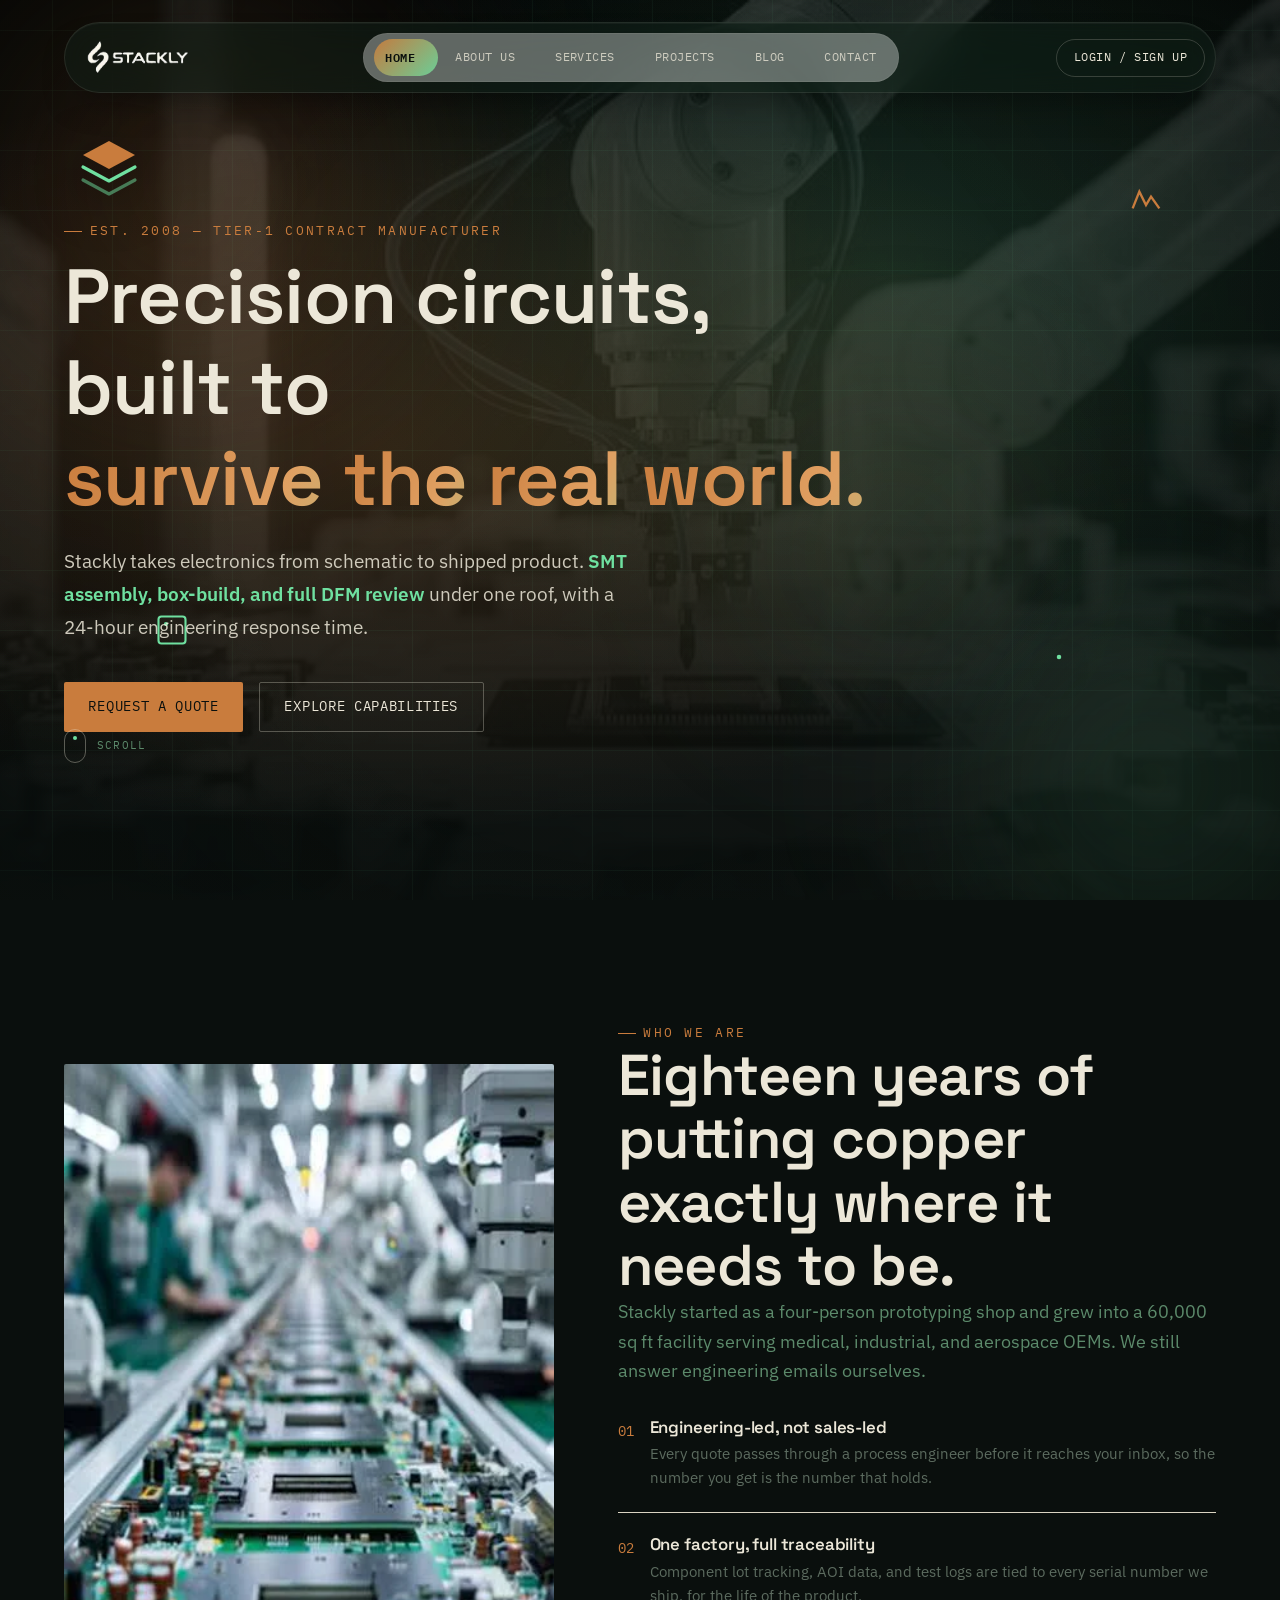
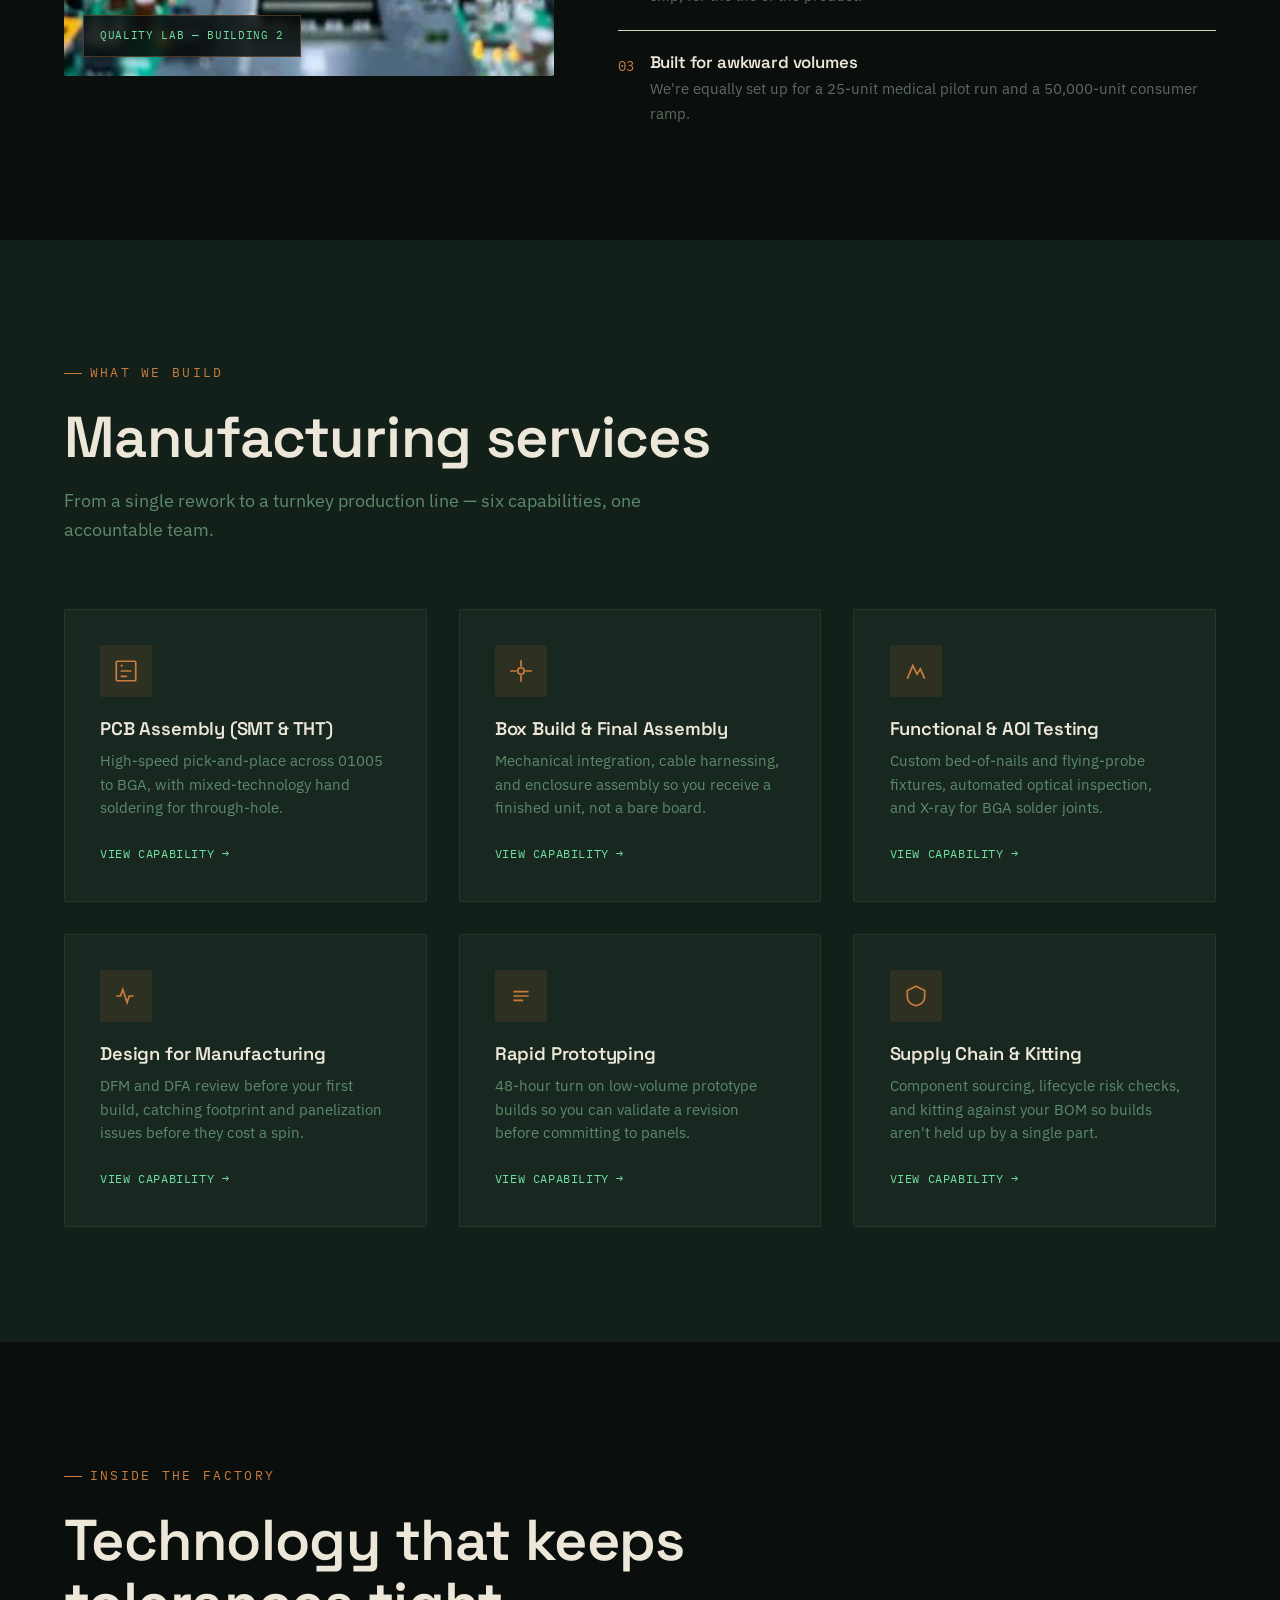
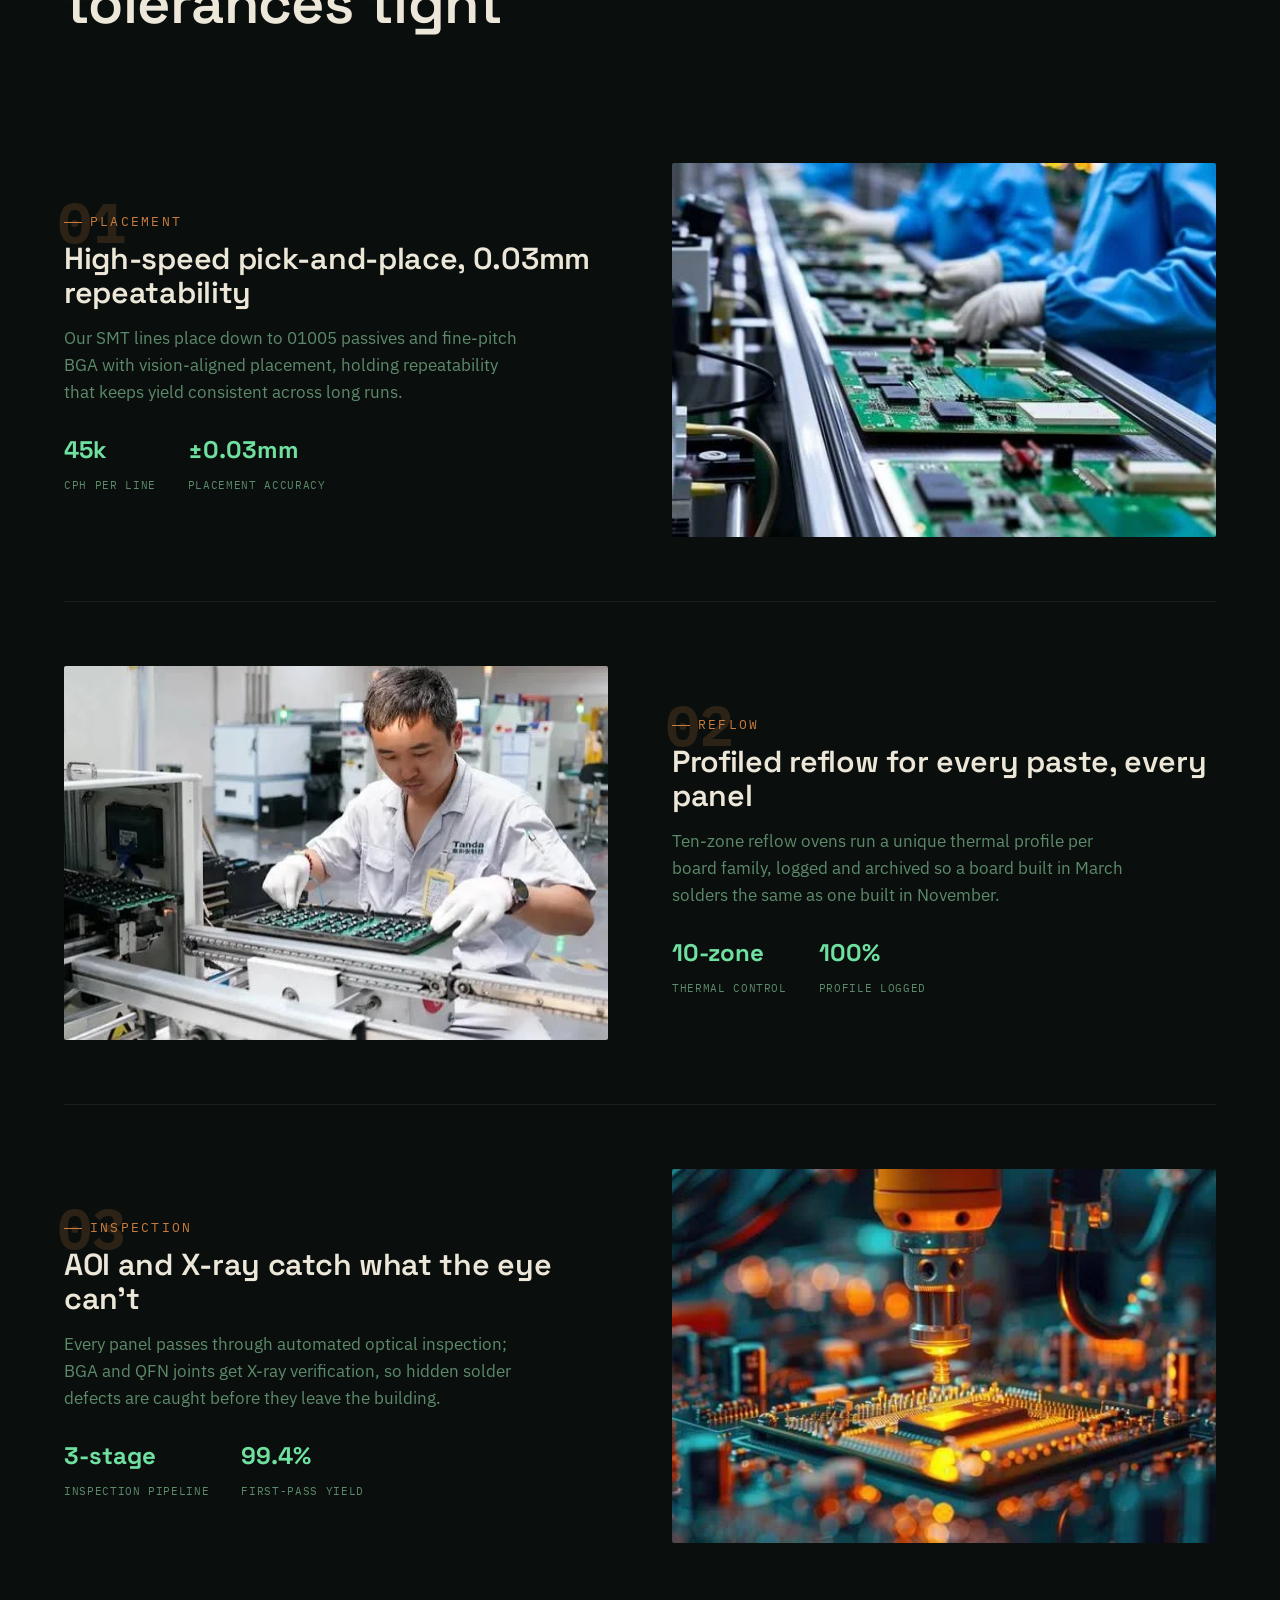
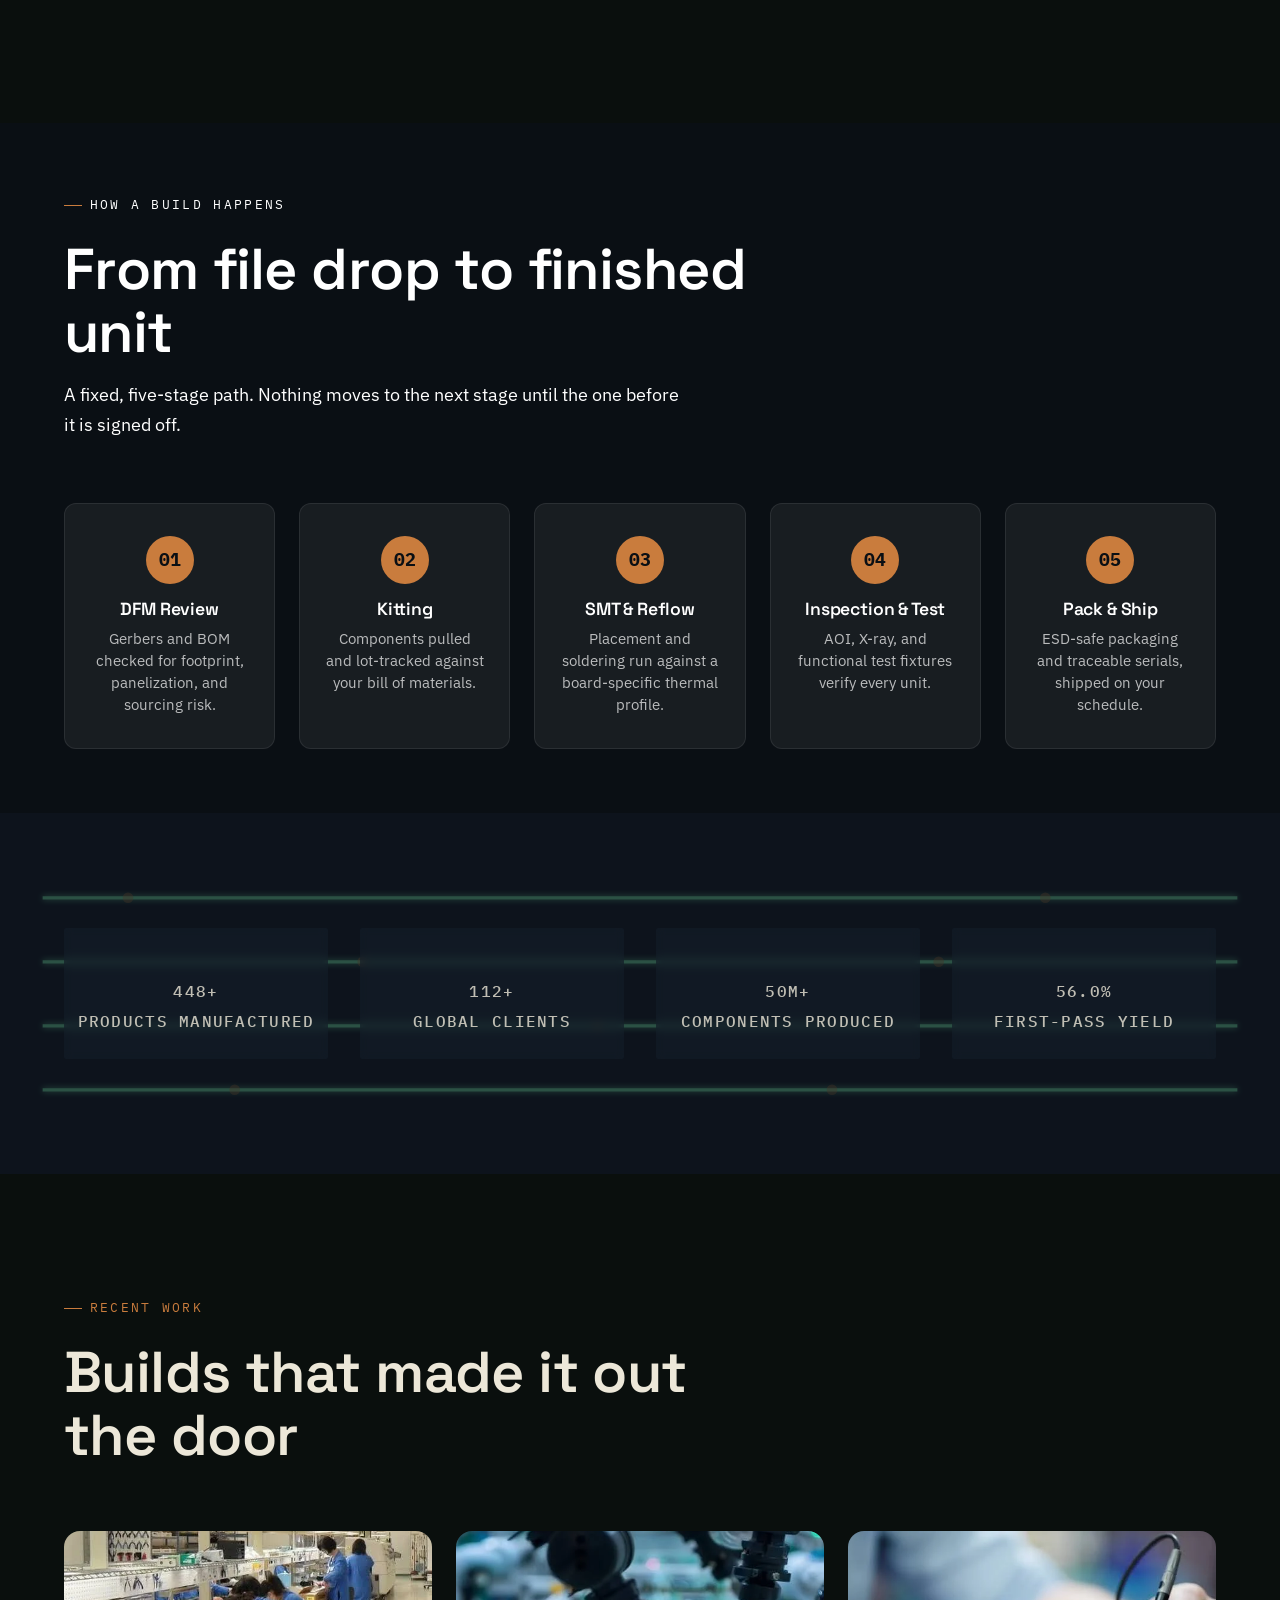
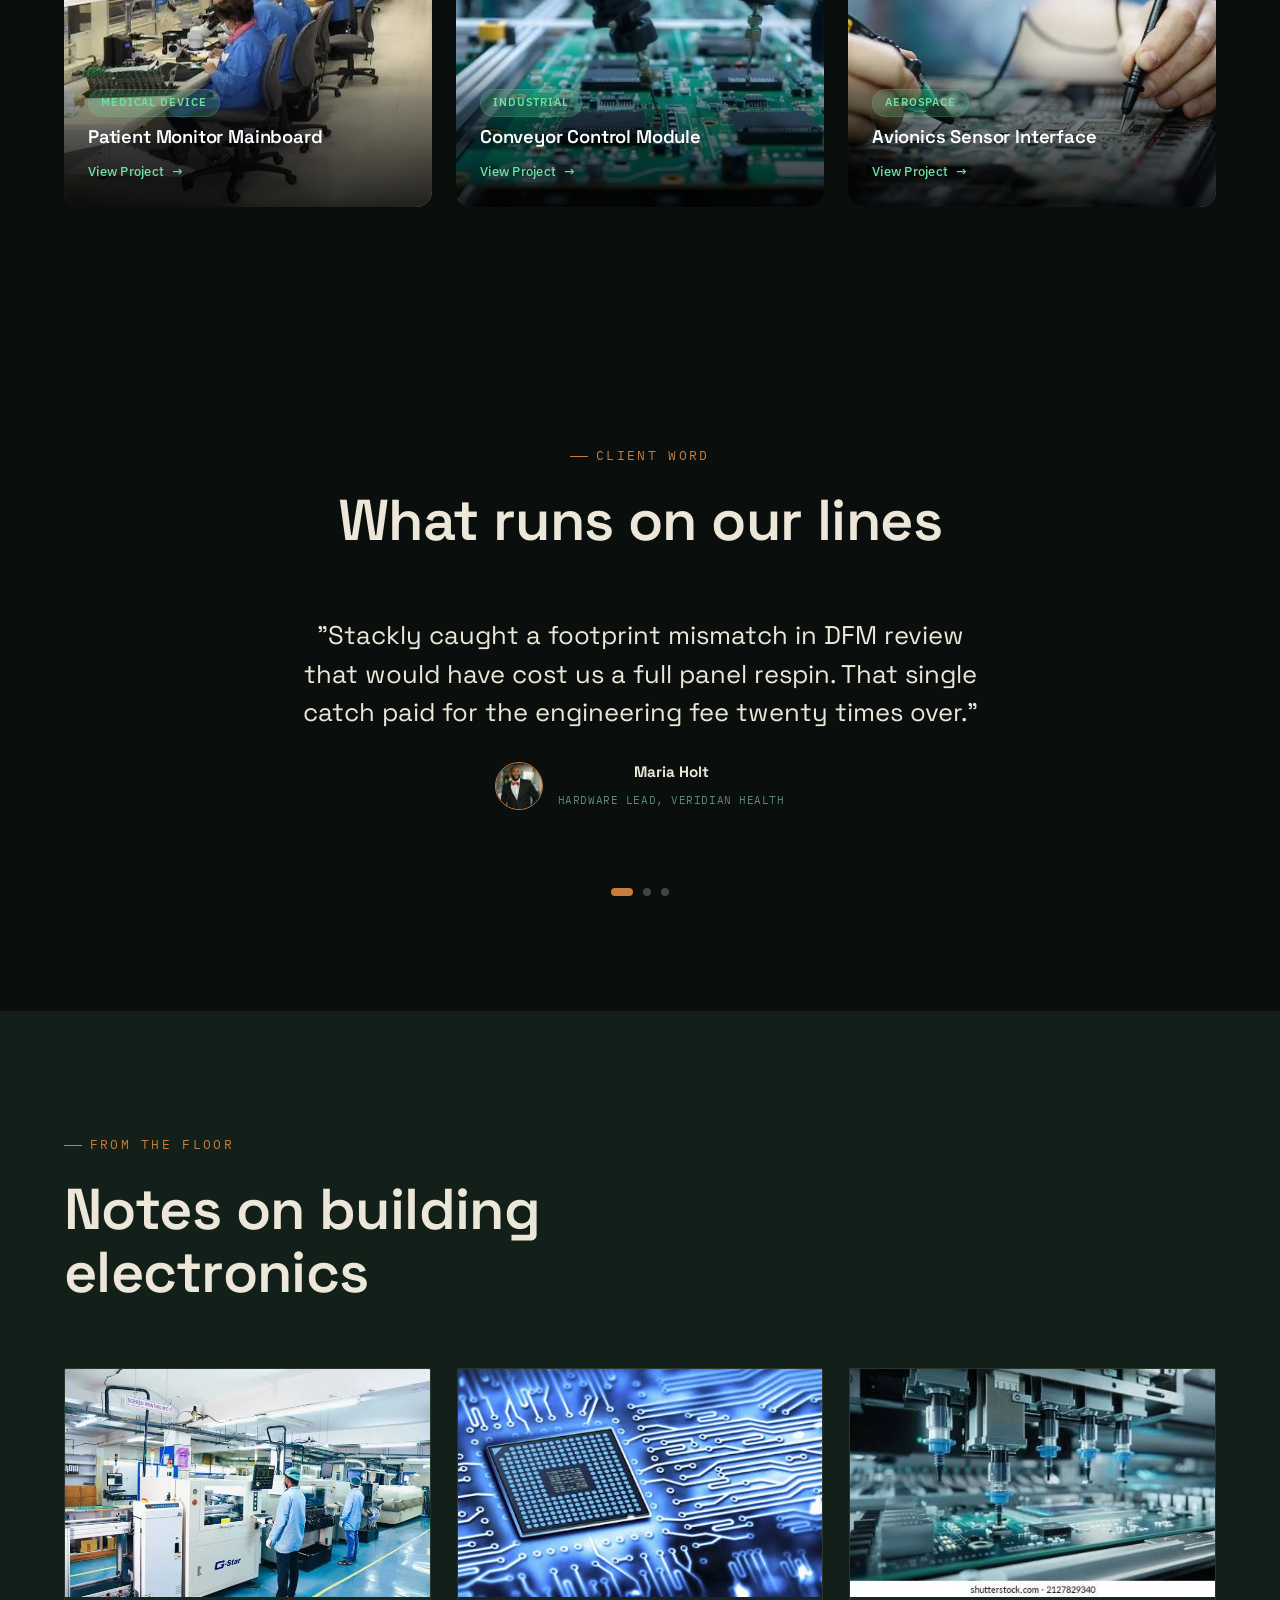
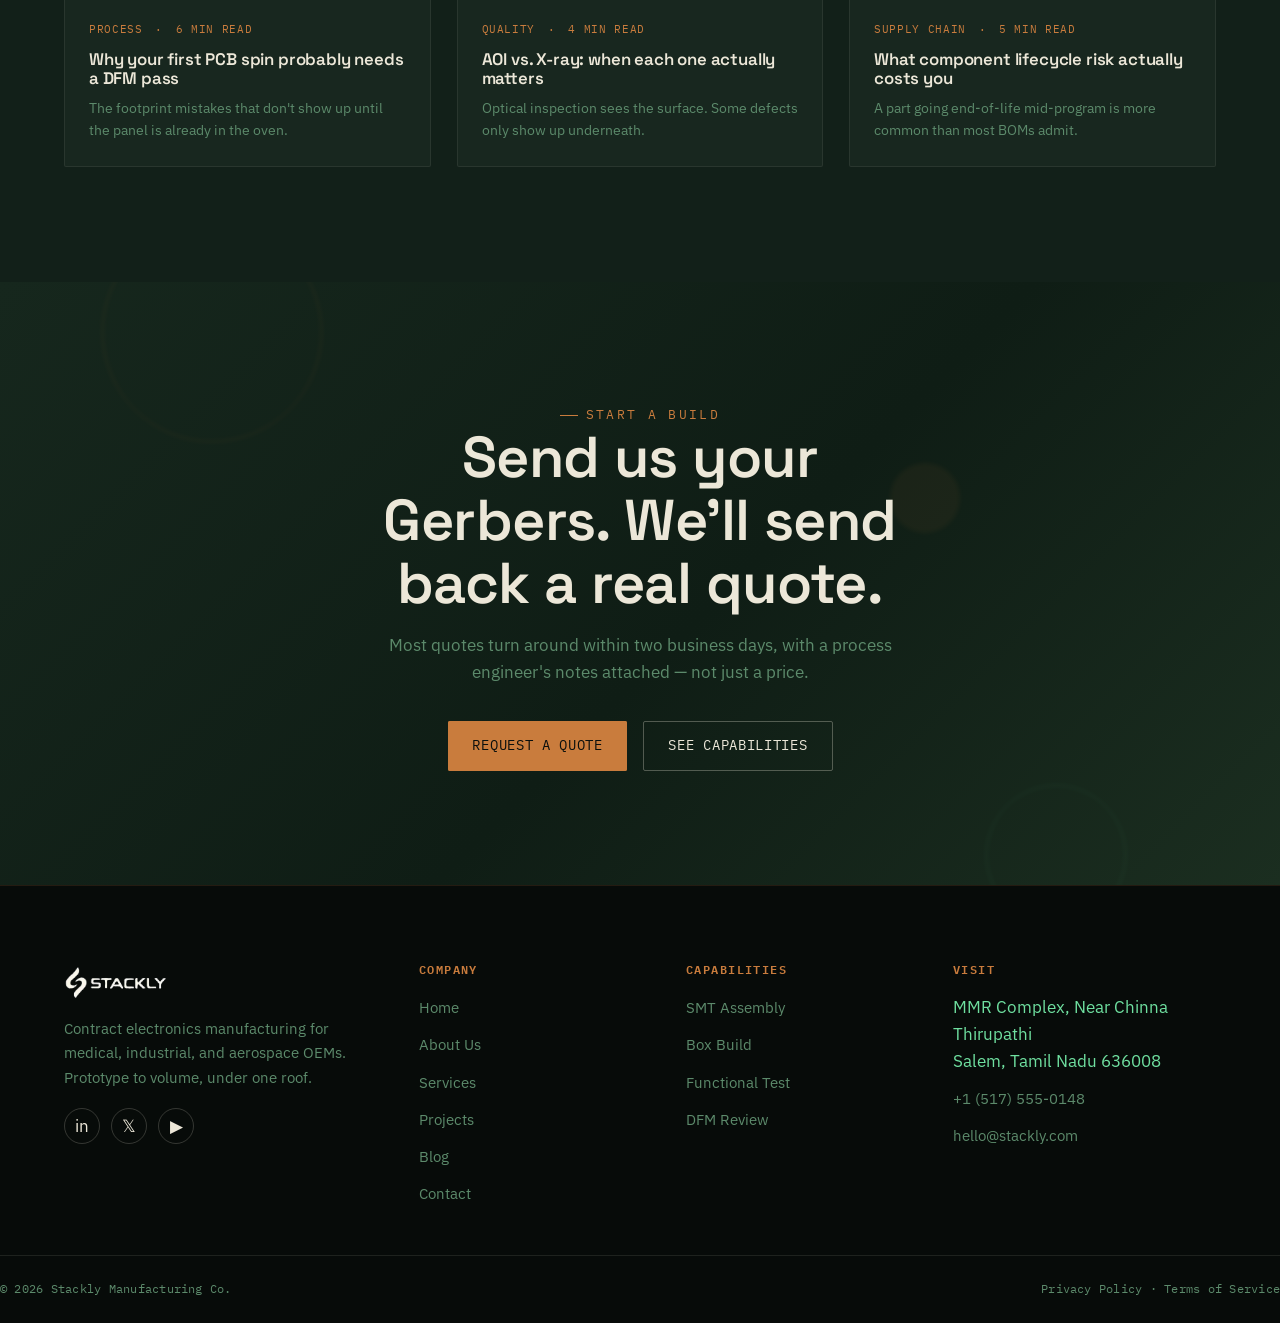
<file: index.html>
<!DOCTYPE html>
<html lang="en">
<head>
<meta charset="UTF-8">
<meta name="viewport" content="width=device-width, initial-scale=1.0">
<title>Stackly Electronics — Precision PCB Assembly &amp; Contract Manufacturing</title>
<meta name="description" content="Stackly designs and manufactures circuit boards and electromechanical assemblies for medical, industrial, and aerospace clients — from prototype to volume production.">
<link rel="preconnect" href="https://fonts.googleapis.com">
<link href="https://fonts.googleapis.com/css2?family=Space+Grotesk:wght@500;600;700&family=IBM+Plex+Sans:wght@400;500;600&family=IBM+Plex+Mono:wght@400;500&display=swap" rel="stylesheet">
<link rel="stylesheet" href="css/tokens.css">
<link rel="stylesheet" href="css/base.css">
<link rel="stylesheet" href="css/header-footer.css">
<link rel="stylesheet" href="css/home.css">

<!-- Additional inline styles for PCB counter animation -->
<style>
/* Override stats section with PCB animation */
.stats {
  position: relative;
  overflow: hidden;
  background: #0d131c;
  border-top: 1px solid var(--border);
  border-bottom: 1px solid var(--border);
}

/* PCB trace canvas overlay */
.pcb-canvas-wrap {
  position: absolute;
  inset: 0;
  pointer-events: none;
  z-index: 1;
  opacity: 0.3;
}

.pcb-canvas-wrap svg {
  width: 100%;
  height: 100%;
  display: block;
}

/* Pulse dots - electric sparks */
.pulse-dot {
  position: absolute;
  width: 10px;
  height: 10px;
  background: var(--accent);
  border-radius: 50%;
  box-shadow: 0 0 24px var(--accent), 0 0 48px var(--accent);
  opacity: 0;
  pointer-events: none;
  z-index: 3;
  transition: opacity 0.1s;
}

/* Ensure stats grid stays above canvas */
.stats-grid {
  position: relative;
  z-index: 2;
}

/* Stats items with glass effect */
.stat-item {
  background: rgba(20, 30, 42, 0.6);
  backdrop-filter: blur(4px);
  border: 1px solid var(--border);
  border-radius: var(--radius);
  padding: 24px 12px;
  text-align: center;
  transition: 0.3s;
}

.stat-item strong {
  display: block;
  font-family: var(--font-display);
  font-size: 3.2rem;
  font-weight: 700;
  color: var(--accent);
  letter-spacing: -0.02em;
  line-height: 1.1;
}

.stat-item span {
  color: var(--muted);
  font-weight: 500;
  font-size: 1rem;
}

@media (max-width: 800px) {
  .stat-item strong { font-size: 2.2rem; }
}
</style>
</head>
<body>

<a href="#main" class="vh">Skip to content</a>

<!-- ============ HEADER ============ -->
<header class="site-header">
  <div class="site-header__inner">
    <a href="index.html" class="brand">
      <img src="logo.webp" alt="Stackly Logo" class="logo-img">
    </a>
    <nav class="nav-main">
      <span class="nav-indicator" aria-hidden="true"></span>
      <a href="index.html" data-nav="index.html" class="is-active">Home</a>
      <a href="pages/about.html" data-nav="about.html">About Us</a>
      <a href="pages/services.html" data-nav="services.html">Services</a>
      <a href="pages/projects.html" data-nav="projects.html">Projects</a>
      <a href="pages/blog.html" data-nav="blog.html">Blog</a>
      <a href="pages/contact.html" data-nav="contact.html">Contact</a>
      <a href="login.html" class="mobile-login-btn">Login / Sign Up</a>
    </nav>
    <div class="header-cta">
      <a href="login.html" class="btn btn--ghost btn--login">Login / Sign Up</a>
      <button class="nav-toggle" aria-label="Toggle menu" aria-expanded="false">
        <span></span><span></span><span></span>
      </button>
    </div>
  </div>
</header>

<main id="main">

  <!-- ============ 1. HERO ============ -->
  <section class="hero" id="hero">
    <div class="hero__bg">
      <img src="./images/images.webp" alt="Automated PCB assembly line with robotic placement arms">
    </div>

    <div class="hero__mesh" aria-hidden="true">
      <span class="hero__blob hero__blob--1"></span>
      <span class="hero__blob hero__blob--2"></span>
      <span class="hero__blob hero__blob--3"></span>
    </div>
    <div class="hero__grid" aria-hidden="true"></div>

    <div class="hero__data-pulses" aria-hidden="true">
      <div class="pulse pulse-1"></div>
      <div class="pulse pulse-2"></div>
      <div class="pulse pulse-3"></div>
      <div class="pulse pulse-4"></div>
      <div class="pulse pulse-5"></div>
      <div class="pcb-scanner"></div>
    </div>

    <div class="hero__floaters" data-parallax aria-hidden="true">
      <svg class="hero__float hero__float--1" data-depth="22" viewBox="0 0 32 32" fill="none">
        <path d="M16 3L29 10L16 17L3 10L16 3Z" fill="#C97C3D"/>
        <path d="M3 16L16 23L29 16" stroke="#6FE0A0" stroke-width="1.6" stroke-linecap="round" stroke-linejoin="round"/>
        <path d="M3 22.5L16 29.5L29 22.5" stroke="#6FE0A0" stroke-width="1.6" stroke-linecap="round" stroke-linejoin="round" opacity="0.5"/>
      </svg>
      <svg class="hero__float hero__float--2" data-depth="40" viewBox="0 0 24 24" fill="none" stroke="#6FE0A0" stroke-width="1.4">
        <rect x="3" y="3" width="18" height="18" rx="2"/><circle cx="8" cy="8" r="1.4" fill="#6FE0A0" stroke="none"/>
      </svg>
      <svg class="hero__float hero__float--3" data-depth="14" viewBox="0 0 24 24" fill="none" stroke="#C97C3D" stroke-width="1.4">
        <path d="M4 17l4-10 4 8 3-5 5 7"/>
      </svg>
      <svg class="hero__float hero__float--4" data-depth="30" viewBox="0 0 24 24" fill="none">
        <circle cx="12" cy="12" r="3" fill="#6FE0A0"/>
      </svg>
    </div>

    <div class="hero__inner">
      <span class="eyebrow hero__eyebrow">EST. 2008 — TIER-1 CONTRACT MANUFACTURER</span>
      <h1 class="hero__title">
        <span class="hero__line">
          <span class="word" style="--d:0">Precision</span> <span class="word" style="--d:1">circuits,</span>
        </span>
        <span class="hero__line">
          <span class="word" style="--d:2">built</span> <span class="word" style="--d:3">to</span>
        </span>
        <span class="hero__line">
          <span class="word accent" style="--d:4">survive</span> <span class="word accent" style="--d:5">the</span> <span class="word accent" style="--d:6">real</span> <span class="word accent" style="--d:7">world.</span>
        </span>
      </h1>
      <p class="hero__lede">Stackly takes electronics from schematic to shipped product. <strong>SMT assembly, box-build, and full DFM review</strong> under one roof, with a 24-hour engineering response time.</p>
      <div class="hero__actions">
        <a href="404.html" class="btn btn--primary btn--magnetic"><span>Request a Quote</span></a>
        <a href="404.html" class="btn btn--ghost btn--magnetic"><span>Explore Capabilities</span></a>
      </div>
     

    <div class="scroll-cue"><span class="scroll-cue__mouse"><span class="scroll-cue__dot"></span></span>Scroll</div>
  </section>

  <!-- ============ 2. ABOUT COMPANY ============ -->
  <section class="section" id="about">
    <div class="container about__grid">
      <div class="about__media reveal-left">
        <img src="./images/2.webp" alt="Engineer inspecting a populated circuit board under magnification">
        <span class="about__media-tag">Quality Lab — Building 2</span>
      </div>
      <div class="reveal-right">
        <span class="eyebrow">Who We Are</span>
        <h2>Eighteen years of putting copper exactly where it needs to be.</h2>
        <p class="lede">Stackly started as a four-person prototyping shop and grew into a 60,000 sq ft facility serving medical, industrial, and aerospace OEMs. We still answer engineering emails ourselves.</p>
        <ul class="about__list">
          <li>
            <span class="num">01</span>
            <div><h4>Engineering-led, not sales-led</h4><p>Every quote passes through a process engineer before it reaches your inbox, so the number you get is the number that holds.</p></div>
          </li>
          <li>
            <span class="num">02</span>
            <div><h4>One factory, full traceability</h4><p>Component lot tracking, AOI data, and test logs are tied to every serial number we ship, for the life of the product.</p></div>
          </li>
          <li>
            <span class="num">03</span>
            <div><h4>Built for awkward volumes</h4><p>We're equally set up for a 25-unit medical pilot run and a 50,000-unit consumer ramp.</p></div>
          </li>
        </ul>
      </div>
    </div>
  </section>

  <!-- ============ 3. MANUFACTURING SERVICES ============ -->
  <section class="section section--pine" id="services">
    <div class="container">
      <div class="section-head reveal-up">
        <span class="eyebrow">What We Build</span>
        <h2>Manufacturing services</h2>
        <p class="lede">From a single rework to a turnkey production line — six capabilities, one accountable team.</p>
      </div>
      <div class="grid grid--3 reveal-stagger">

        <div class="service-card">
          <div class="service-card__icon"><svg viewBox="0 0 24 24" fill="none" stroke="currentColor" stroke-width="1.6"><rect x="3" y="3" width="18" height="18" rx="1"/><path d="M7 7h2M7 12h10M7 17h6"/></svg></div>
          <h3>PCB Assembly (SMT &amp; THT)</h3>
          <p>High-speed pick-and-place across 01005 to BGA, with mixed-technology hand soldering for through-hole.</p>
          <a href="404.html" class="service-card__link">View Capability →</a>
        </div>

        <div class="service-card">
          <div class="service-card__icon"><svg viewBox="0 0 24 24" fill="none" stroke="currentColor" stroke-width="1.6"><path d="M12 2v6M12 16v6M2 12h6M16 12h6"/><circle cx="12" cy="12" r="3"/></svg></div>
          <h3>Box Build &amp; Final Assembly</h3>
          <p>Mechanical integration, cable harnessing, and enclosure assembly so you receive a finished unit, not a bare board.</p>
          <a href="404.html" class="service-card__link">View Capability →</a>
        </div>

        <div class="service-card">
          <div class="service-card__icon"><svg viewBox="0 0 24 24" fill="none" stroke="currentColor" stroke-width="1.6"><path d="M4 19l5-12 4 8 3-5 4 9"/></svg></div>
          <h3>Functional &amp; AOI Testing</h3>
          <p>Custom bed-of-nails and flying-probe fixtures, automated optical inspection, and X-ray for BGA solder joints.</p>
          <a href="404.html" class="service-card__link">View Capability →</a>
        </div>

        <div class="service-card">
          <div class="service-card__icon"><svg viewBox="0 0 24 24" fill="none" stroke="currentColor" stroke-width="1.6"><path d="M3 12h4l2-6 4 12 2-6h4"/></svg></div>
          <h3>Design for Manufacturing</h3>
          <p>DFM and DFA review before your first build, catching footprint and panelization issues before they cost a spin.</p>
          <a href="404.html" class="service-card__link">View Capability →</a>
        </div>

        <div class="service-card">
          <div class="service-card__icon"><svg viewBox="0 0 24 24" fill="none" stroke="currentColor" stroke-width="1.6"><path d="M5 8h14M5 12h14M5 16h9"/></svg></div>
          <h3>Rapid Prototyping</h3>
          <p>48-hour turn on low-volume prototype builds so you can validate a revision before committing to panels.</p>
          <a href="404.html" class="service-card__link">View Capability →</a>
        </div>

        <div class="service-card">
          <div class="service-card__icon"><svg viewBox="0 0 24 24" fill="none" stroke="currentColor" stroke-width="1.6"><path d="M12 3l8 4v6c0 4.5-3.5 7-8 8-4.5-1-8-3.5-8-8V7l8-4z"/></svg></div>
          <h3>Supply Chain &amp; Kitting</h3>
          <p>Component sourcing, lifecycle risk checks, and kitting against your BOM so builds aren't held up by a single part.</p>
          <a href="404.html" class="service-card__link">View Capability →</a>
        </div>

      </div>
    </div>
  </section>

  <!-- ============ 4. TECHNOLOGY FEATURES ============ -->
  <section class="section features" id="features">
    <div class="container">
      <div class="section-head reveal-up">
        <span class="eyebrow">Inside the Factory</span>
        <h2>Technology that keeps tolerances tight</h2>
      </div>

      <div class="feature-row">
        <div class="feature-row__media reveal-left">
          <img src="./images/3.webp" alt="Pick-and-place machine placing components onto a circuit board">
        </div>
        <div class="feature-row__content reveal-right">
          <span class="feature-row__tag">01</span>
          <span class="eyebrow">Placement</span>
          <h3>High-speed pick-and-place, 0.03mm repeatability</h3>
          <p>Our SMT lines place down to 01005 passives and fine-pitch BGA with vision-aligned placement, holding repeatability that keeps yield consistent across long runs.</p>
          <div class="feature-row__stats">
            <div><strong>45k</strong><span>CPH per line</span></div>
            <div><strong>±0.03mm</strong><span>Placement Accuracy</span></div>
          </div>
        </div>
      </div>

      <div class="feature-row">
        <div class="feature-row__media reveal-right">
          <img src="./images/4.webp" alt="Reflow oven thermal profile monitoring station">
        </div>
        <div class="feature-row__content reveal-left">
          <span class="feature-row__tag">02</span>
          <span class="eyebrow">Reflow</span>
          <h3>Profiled reflow for every paste, every panel</h3>
          <p>Ten-zone reflow ovens run a unique thermal profile per board family, logged and archived so a board built in March solders the same as one built in November.</p>
          <div class="feature-row__stats">
            <div><strong>10-zone</strong><span>Thermal Control</span></div>
            <div><strong>100%</strong><span>Profile Logged</span></div>
          </div>
        </div>
      </div>

      <div class="feature-row">
        <div class="feature-row__media reveal-left">
          <img src="./images/5.webp" alt="X-ray inspection of solder joints on a circuit board">
        </div>
        <div class="feature-row__content reveal-right">
          <span class="feature-row__tag">03</span>
          <span class="eyebrow">Inspection</span>
          <h3>AOI and X-ray catch what the eye can't</h3>
          <p>Every panel passes through automated optical inspection; BGA and QFN joints get X-ray verification, so hidden solder defects are caught before they leave the building.</p>
          <div class="feature-row__stats">
            <div><strong>3-stage</strong><span>Inspection Pipeline</span></div>
            <div><strong>99.4%</strong><span>First-Pass Yield</span></div>
          </div>
        </div>
      </div>

    </div>
  </section>

  <!-- ============ 5. PROCESS / WORKFLOW ============ -->
  <section class="section process" id="process">
    <div class="container">
      <div class="section-head reveal-up">
        <span class="eyebrow">How a Build Happens</span>
        <h2>From file drop to finished unit</h2>
        <p class="lede">A fixed, five-stage path. Nothing moves to the next stage until the one before it is signed off.</p>
      </div>
      <div class="process-track reveal-stagger">
        <div class="process-step">
          <div class="process-step__node">01</div>
          <h4>DFM Review</h4>
          <p>Gerbers and BOM checked for footprint, panelization, and sourcing risk.</p>
        </div>
        <div class="process-step">
          <div class="process-step__node">02</div>
          <h4>Kitting</h4>
          <p>Components pulled and lot-tracked against your bill of materials.</p>
        </div>
        <div class="process-step">
          <div class="process-step__node">03</div>
          <h4>SMT &amp; Reflow</h4>
          <p>Placement and soldering run against a board-specific thermal profile.</p>
        </div>
        <div class="process-step">
          <div class="process-step__node">04</div>
          <h4>Inspection &amp; Test</h4>
          <p>AOI, X-ray, and functional test fixtures verify every unit.</p>
        </div>
        <div class="process-step">
          <div class="process-step__node">05</div>
          <h4>Pack &amp; Ship</h4>
          <p>ESD-safe packaging and traceable serials, shipped on your schedule.</p>
        </div>
      </div>
    </div>
  </section>

  <!-- ============ 6. STATISTICS COUNTER - UPDATED WITH PCB ANIMATION ============ -->
  <section class="section stats" id="stats">
    <div class="container">
      <div class="stats-grid reveal-stagger">
        <div class="stat-item">
          <strong><span class="counter-num" data-target="500">0</span><span>+</span></strong>
          <span>Products Manufactured</span>
        </div>
        <div class="stat-item">
          <strong><span class="counter-num" data-target="120">0</span><span>+</span></strong>
          <span>Global Clients</span>
        </div>
        <div class="stat-item">
          <strong><span class="counter-num" data-target="50">0</span><span>M+</span></strong>
          <span>Components Produced</span>
        </div>
        <div class="stat-item">
          <strong><span class="counter-num" data-target="99.4" data-decimals="1">0</span><span>%</span></strong>
          <span>First-Pass Yield</span>
        </div>
      </div>
    </div>

    <!-- PCB Trace Canvas Overlay -->
    <div class="pcb-canvas-wrap" id="pcbCanvas">
      <svg viewBox="0 0 1200 300" preserveAspectRatio="xMidYMid meet">
        <defs>
          <filter id="glow"><feGaussianBlur stdDeviation="3" result="blur"/><feMerge><feMergeNode in="blur"/><feMergeNode in="SourceGraphic"/></feMerge></filter>
        </defs>
        <g stroke="#6FE0A0" stroke-width="3" fill="none" filter="url(#glow)">
          <!-- PCB traces that will light up left→right -->
          <path d="M 40 60 L 1160 60" stroke-dasharray="0 1200" stroke-dashoffset="0" class="trace-line" data-index="0"/>
          <path d="M 40 120 L 1160 120" stroke-dasharray="0 1200" stroke-dashoffset="0" class="trace-line" data-index="1"/>
          <path d="M 40 180 L 1160 180" stroke-dasharray="0 1200" stroke-dashoffset="0" class="trace-line" data-index="2"/>
          <path d="M 40 240 L 1160 240" stroke-dasharray="0 1200" stroke-dashoffset="0" class="trace-line" data-index="3"/>
        </g>
        <!-- Vias / pads -->
        <circle cx="120" cy="60" r="5" fill="#C97C3D" opacity="0.4" />
        <circle cx="340" cy="120" r="5" fill="#C97C3D" opacity="0.4" />
        <circle cx="560" cy="180" r="5" fill="#C97C3D" opacity="0.4" />
        <circle cx="780" cy="240" r="5" fill="#C97C3D" opacity="0.4" />
        <circle cx="980" cy="60" r="5" fill="#C97C3D" opacity="0.4" />
        <circle cx="220" cy="240" r="5" fill="#C97C3D" opacity="0.4" />
        <circle cx="880" cy="120" r="5" fill="#C97C3D" opacity="0.4" />
      </svg>
    </div>

    <!-- Electric pulse dots -->
    <div class="pulse-dot" id="pulse1" style="top:15%; left:6%;"></div>
    <div class="pulse-dot" id="pulse2" style="top:35%; left:22%;"></div>
    <div class="pulse-dot" id="pulse3" style="top:55%; left:48%;"></div>
    <div class="pulse-dot" id="pulse4" style="top:75%; left:70%;"></div>
    <div class="pulse-dot" id="pulse5" style="top:25%; left:88%;"></div>
  </section>

  <!-- ============ 7. PROJECTS / PORTFOLIO ============ -->
  <section class="section" id="portfolio">
    <div class="container">
      <div class="section-head reveal-up">
        <span class="eyebrow">Recent Work</span>
        <h2>Builds that made it out the door</h2>
      </div>
      <div class="portfolio-grid reveal-stagger">
        <a href="404.html" class="portfolio-card">
          <img src="./images/6.webp" alt="Medical device circuit board assembly">
          <div class="portfolio-card__overlay">
            <span class="portfolio-card__tag">Medical Device</span>
            <h4>Patient Monitor Mainboard</h4>
            <span class="portfolio-card__btn">View Project</span>
          </div>
        </a>
        <a href="404.html" class="portfolio-card">
          <img src="./images/7.webp" alt="Industrial control board with connectors">
          <div class="portfolio-card__overlay">
            <span class="portfolio-card__tag">Industrial</span>
            <h4>Conveyor Control Module</h4>
            <span class="portfolio-card__btn">View Project</span>
          </div>
        </a>
        <a href="404.html" class="portfolio-card">
          <img src="./images/8.webp" alt="Aerospace grade circuit assembly">
          <div class="portfolio-card__overlay">
            <span class="portfolio-card__tag">Aerospace</span>
            <h4>Avionics Sensor Interface</h4>
            <span class="portfolio-card__btn">View Project</span>
          </div>
        </a>
      </div>
    </div>
  </section>

  <!-- ============ 8. TESTIMONIALS ============ -->
  <section class="section testimonials" id="testimonials">
    <div class="container">
      <div class="section-head reveal-up" style="margin-left:auto;margin-right:auto;text-align:center;">
        <span class="eyebrow" style="justify-content:center;">Client Word</span>
        <h2>What runs on our lines</h2>
      </div>
      <div class="testi-track-wrap">
        <div class="testi-track">
          <div class="testi-slide">
            <div class="testi-card">
              <p class="testi-card__quote">"Stackly caught a footprint mismatch in DFM review that would have cost us a full panel respin. That single catch paid for the engineering fee twenty times over."</p>
              <div class="testi-card__person">
                <div class="testi-card__avatar"><img src="./images/pro1.webp" alt="Portrait of Maria Holt"></div>
                <div><strong>Maria Holt</strong><span>Hardware Lead, Veridian Health</span></div>
              </div>
            </div>
          </div>
          <div class="testi-slide">
            <div class="testi-card">
              <p class="testi-card__quote">"We moved from a 12-week offshore lead time to a 3-week domestic one without raising unit cost. The traceability reporting alone justified the switch."</p>
              <div class="testi-card__person">
                <div class="testi-card__avatar"><img src="./images/pro2.webp" alt="Portrait of Devon Okafor"></div>
                <div><strong>Devon Okafor</strong><span>VP Operations, Ferrotype Industrial</span></div>
              </div>
            </div>
          </div>
          <div class="testi-slide">
            <div class="testi-card">
              <p class="testi-card__quote">"Our flight-qualified sensor board needed X-ray verification on every BGA joint. They built the inspection step into the line instead of treating it as an afterthought."</p>
              <div class="testi-card__person">
                <div class="testi-card__avatar"><img src="./images/pro3.webp" alt="Portrait of Priya Subramaniam"></div>
                <div><strong>Priya Subramaniam</strong><span>Director of Engineering, Altus Aerospace</span></div>
              </div>
            </div>
          </div>
        </div>
      </div>
      <div class="testi-dots"></div>
    </div>
  </section>

  <!-- ============ 9. BLOG PREVIEW ============ -->
  <section class="section section--pine" id="blog">
    <div class="container">
      <div class="section-head reveal-up">
        <span class="eyebrow">From the Floor</span>
        <h2>Notes on building electronics</h2>
      </div>
      <div class="blog-grid reveal-stagger">
        <a href="pages/single-blog-post.html" class="blog-card">
          <div class="blog-card__media"><img src="./images/9.webp" alt="Close-up of SMT placement head"></div>
          <div class="blog-card__body">
            <div class="blog-card__meta"><span>Process</span><span>·</span><span>6 min read</span></div>
            <h4>Why your first PCB spin probably needs a DFM pass</h4>
            <p>The footprint mistakes that don't show up until the panel is already in the oven.</p>
          </div>
        </a>
        <a href="pages/single-blog-post.html" class="blog-card">
          <div class="blog-card__media"><img src="./images/10.webp" alt="Inspector reviewing a board under magnification"></div>
          <div class="blog-card__body">
            <div class="blog-card__meta"><span>Quality</span><span>·</span><span>4 min read</span></div>
            <h4>AOI vs. X-ray: when each one actually matters</h4>
            <p>Optical inspection sees the surface. Some defects only show up underneath.</p>
          </div>
        </a>
        <a href="pages/single-blog-post.html" class="blog-card">
          <div class="blog-card__media"><img src="./images/11.webp" alt="Component reels staged for kitting"></div>
          <div class="blog-card__body">
            <div class="blog-card__meta"><span>Supply Chain</span><span>·</span><span>5 min read</span></div>
            <h4>What component lifecycle risk actually costs you</h4>
            <p>A part going end-of-life mid-program is more common than most BOMs admit.</p>
          </div>
        </a>
      </div>
    </div>
  </section>

  <!-- ============ 10. CONTACT CTA ============ -->
  <section class="section cta" id="cta">
    <span class="cta__shape cta__shape--1"></span>
    <span class="cta__shape cta__shape--2"></span>
    <span class="cta__shape cta__shape--3"></span>
    <div class="container cta__inner reveal-up">
      <span class="eyebrow" style="justify-content:center;">Start a Build</span>
      <h2>Send us your Gerbers. We'll send back a real quote.</h2>
      <p>Most quotes turn around within two business days, with a process engineer's notes attached — not just a price.</p>
      <div class="cta__actions">
        <a href="404.html" class="btn btn--primary btn--pulse">Request a Quote</a>
        <a href="404.html" class="btn btn--ghost">See Capabilities</a>
      </div>
    </div>
  </section>

</main>

<!-- ============ FOOTER ============ -->
<footer class="site-footer">
  <div class="container footer-top">
    <div class="footer-brand">
      <a href="index.html" class="brand">
        <img src="logo.webp" alt="Stackly Logo" class="logo-img">
      </a>
      <p>Contract electronics manufacturing for medical, industrial, and aerospace OEMs. Prototype to volume, under one roof.</p>
      <div class="footer-social">
        <a href="404.html" aria-label="LinkedIn">in</a>
        <a href="404.html" aria-label="X / Twitter">𝕏</a>
        <a href="404.html" aria-label="YouTube">▶</a>
      </div>
    </div>
    <div class="footer-col">
      <h4>Company</h4>
      <ul>
        <li><a href="index.html">Home</a></li>
        <li><a href="pages/about.html">About Us</a></li>
        <li><a href="pages/services.html">Services</a></li>
        <li><a href="pages/projects.html">Projects</a></li>
        <li><a href="pages/blog.html">Blog</a></li>
        <li><a href="pages/contact.html">Contact</a></li>
      </ul>
    </div>
    <div class="footer-col">
      <h4>Capabilities</h4>
      <ul>
        <li><a href="404.html">SMT Assembly</a></li>
        <li><a href="404.html">Box Build</a></li>
        <li><a href="404.html">Functional Test</a></li>
        <li><a href="404.html">DFM Review</a></li>
      </ul>
    </div>
    <div class="footer-col">
      <h4>Visit</h4>
      <ul>
        <li>MMR Complex, Near Chinna Thirupathi<br>Salem, Tamil Nadu 636008</li>
        <li><a href="404.html">+1 (517) 555-0148</a></li>
        <li><a href="404.html">hello@stackly.com</a></li>
      </ul>
    </div>
  </div>
  <div class="container footer-bottom">
    <span>© 2026 Stackly Manufacturing Co.</span>
    <span><a href="404.html">Privacy Policy</a> · <a href="404.html">Terms of Service</a></span>
  </div>
</footer>

<script src="js/main.js"></script>

<!-- Custom script for PCB counter animation -->
<script>
(function() {
  "use strict";

  // Wait for main.js to load, but we'll add our own counter logic
  // that works alongside existing reveal-stagger animations
  
  const statNumbers = document.querySelectorAll('.counter-num');
  const traceLines = document.querySelectorAll('.trace-line');
  const pulseDots = document.querySelectorAll('.pulse-dot');
  
  let animationStarted = false;
  let countersInited = false;

  // Animate number counting
  function animateNumber(el, target, decimals = 0) {
    let current = 0;
    const step = Math.max(1, Math.floor(target / 60));
    const interval = 20;
    const timer = setInterval(() => {
      current += step;
      if (current >= target) {
        current = target;
        clearInterval(timer);
      }
      el.textContent = current.toFixed(decimals);
    }, interval);
  }

  function startStatsAnimation() {
    if (countersInited) return;
    countersInited = true;

    // 1) Count numbers
    statNumbers.forEach(el => {
      const raw = el.getAttribute('data-target');
      const target = parseFloat(raw);
      if (isNaN(target)) return;
      const decimals = el.hasAttribute('data-decimals') ? parseInt(el.getAttribute('data-decimals')) : 0;
      el.textContent = '0';
      animateNumber(el, target, decimals);
    });

    // 2) PCB traces light up left→right
    traceLines.forEach((line, idx) => {
      const length = 1200;
      const delay = idx * 200;
      setTimeout(() => {
        line.style.transition = 'stroke-dasharray 1.2s cubic-bezier(0.2, 0.9, 0.3, 1)';
        line.style.strokeDasharray = `${length} 0`;
      }, delay + 300);
    });

    // 3) Electric pulses (repeating)
    pulseDots.forEach((dot, i) => {
      dot.style.opacity = '0';
      const delay = 400 + i * 350;
      setTimeout(() => {
        // Initial flash
        dot.style.transition = 'opacity 0.2s, transform 0.3s';
        dot.style.opacity = '0.9';
        dot.style.transform = 'scale(2.2)';
        setTimeout(() => {
          dot.style.opacity = '0';
          dot.style.transform = 'scale(0.5)';
        }, 400);
        // Repeat every 2.2s
        setInterval(() => {
          dot.style.transition = 'opacity 0.15s, transform 0.25s';
          dot.style.opacity = '0.9';
          dot.style.transform = 'scale(2.4)';
          setTimeout(() => {
            dot.style.opacity = '0';
            dot.style.transform = 'scale(0.3)';
          }, 350);
        }, 2200 + i * 300);
      }, delay);
    });
  }

  // Check if stats section is in viewport
  const statsSection = document.getElementById('stats');
  if (statsSection) {
    const observer = new IntersectionObserver((entries) => {
      entries.forEach(entry => {
        if (entry.isIntersecting && !animationStarted) {
          animationStarted = true;
          startStatsAnimation();
        }
      });
    }, { threshold: 0.35 });
    observer.observe(statsSection);
  }

  // Fallback: if already visible on load
  setTimeout(() => {
    if (!animationStarted) {
      const rect = statsSection?.getBoundingClientRect();
      if (rect && rect.top < window.innerHeight * 0.7) {
        animationStarted = true;
        startStatsAnimation();
      }
    }
  }, 600);

  // Scroll retry
  window.addEventListener('scroll', function() {
    if (!animationStarted) {
      const rect = statsSection?.getBoundingClientRect();
      if (rect && rect.top < window.innerHeight * 0.75) {
        animationStarted = true;
        startStatsAnimation();
      }
    }
  });

})();
</script>

</body>
</html>
</file>
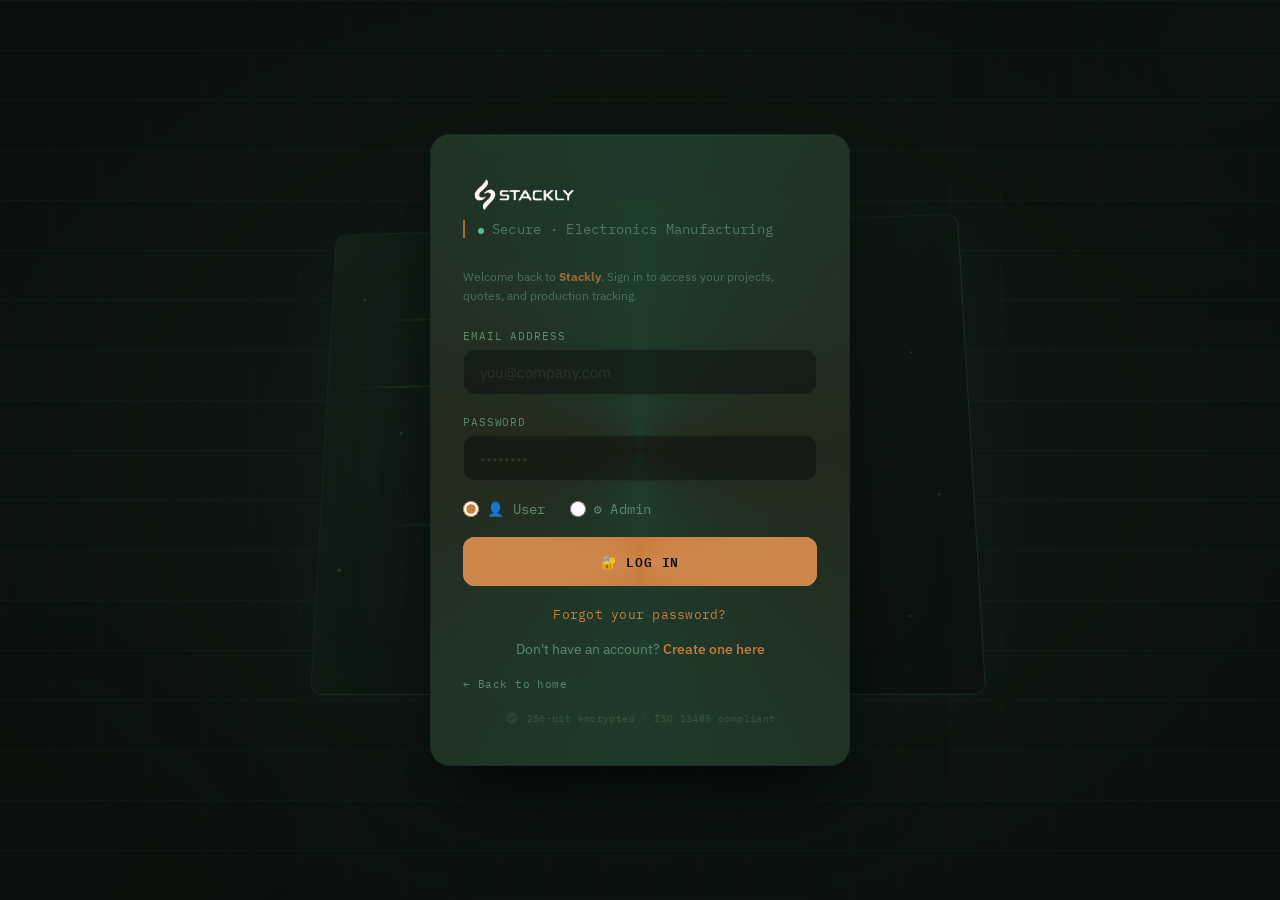
<file: login.html>
<!DOCTYPE html>
<html lang="en">
<head>
  <meta charset="UTF-8">
  <meta name="viewport" content="width=device-width, initial-scale=1.0">
  <title>Login · Stackly</title>
  <link rel="preconnect" href="https://fonts.googleapis.com">
  <link href="https://fonts.googleapis.com/css2?family=Space+Grotesk:wght@500;600;700&family=IBM+Plex+Sans:wght@400;500;600&family=IBM+Plex+Mono:wght@400;500&display=swap" rel="stylesheet">
  <style>
    * { margin:0; padding:0; box-sizing:border-box; }
    :root {
      --ink: #0A0F0D;
      --pine: #122019;
      --pine-soft: #18271F;
      --line-green: #5C8A6B;
      --signal-green: #6FE0A0;
      --copper: #C97C3D;
      --copper-bright: #E0A062;
      --cream: #ECE7D8;
      --font-display: 'Space Grotesk', sans-serif;
      --font-body: 'IBM Plex Sans', sans-serif;
      --font-mono: 'IBM Plex Mono', monospace;
      --radius: 20px;
      --ease-out: cubic-bezier(0.16,1,0.3,1);
    }
    body {
      background: var(--ink);
      color: var(--cream);
      font-family: var(--font-body);
      min-height: 100vh;
      display: flex;
      align-items: center;
      justify-content: center;
      padding: 1.5rem;
      overflow-y: auto;
      overflow-x: hidden;
      position: relative;
    }

    /* Custom Scrollbar */
    body::-webkit-scrollbar {
      width: 6px;
    }
    body::-webkit-scrollbar-track {
      background: var(--ink);
    }
    body::-webkit-scrollbar-thumb {
      background: var(--copper);
      border-radius: 3px;
    }
    body::-webkit-scrollbar-thumb:hover {
      background: var(--copper-bright);
    }

    /* ===== HOLOGRAPHIC MOTHERBOARD BACKGROUND ===== */
    .holographic-bg {
      position: fixed;
      inset: 0;
      z-index: 0;
      pointer-events: none;
      overflow: hidden;
      background: 
        radial-gradient(ellipse at 50% 50%, rgba(18, 32, 25, 0.8), var(--ink) 85%);
    }

    /* Holographic Grid */
    .holo-grid {
      position: absolute;
      inset: 0;
      background-image: 
        linear-gradient(rgba(111, 224, 160, 0.03) 1px, transparent 1px),
        linear-gradient(90deg, rgba(201, 124, 61, 0.02) 1px, transparent 1px);
      background-size: 50px 50px;
      animation: gridDrift 20s linear infinite;
    }

    @keyframes gridDrift {
      0% { transform: translate(0, 0); }
      100% { transform: translate(50px, 50px); }
    }

    /* ===== 3D FLOATING MOTHERBOARD ===== */
    .motherboard-3d {
      position: absolute;
      top: 50%;
      left: 50%;
      transform: translate(-50%, -50%) perspective(1200px) rotateX(12deg) rotateY(-5deg);
      width: 650px;
      height: 480px;
      animation: motherboardHover 6s ease-in-out infinite;
    }

    @keyframes motherboardHover {
      0%, 100% { transform: translate(-50%, -50%) perspective(1200px) rotateX(12deg) rotateY(-5deg) translateY(0); }
      50% { transform: translate(-50%, -50%) perspective(1200px) rotateX(12deg) rotateY(-5deg) translateY(-20px); }
    }

    /* Motherboard Base */
    .mb-base {
      position: absolute;
      inset: 0;
      border-radius: 12px;
      background: 
        linear-gradient(135deg, rgba(18, 32, 25, 0.85), rgba(10, 15, 13, 0.9));
      border: 1px solid rgba(111, 224, 160, 0.08);
      box-shadow: 
        0 0 80px rgba(111, 224, 160, 0.03),
        inset 0 0 100px rgba(111, 224, 160, 0.02);
    }

    /* Holographic Glow Ring */
    .holo-ring {
      position: absolute;
      top: 50%;
      left: 50%;
      transform: translate(-50%, -50%);
      width: 300px;
      height: 300px;
      border-radius: 50%;
      border: 1px solid rgba(111, 224, 160, 0.06);
      animation: ringPulse 4s ease-in-out infinite;
    }

    .holo-ring::before {
      content: '';
      position: absolute;
      inset: -20px;
      border-radius: 50%;
      border: 1px solid rgba(201, 124, 61, 0.04);
      animation: ringPulse 5s ease-in-out infinite 0.5s;
    }

    .holo-ring::after {
      content: '';
      position: absolute;
      inset: 20px;
      border-radius: 50%;
      border: 1px solid rgba(111, 224, 160, 0.03);
      animation: ringPulse 3.5s ease-in-out infinite 1s;
    }

    @keyframes ringPulse {
      0%, 100% { transform: translate(-50%, -50%) scale(0.95); opacity: 0.3; }
      50% { transform: translate(-50%, -50%) scale(1.05); opacity: 0.8; }
    }

    /* Holographic Projection Rings - Outer */
    .projection-ring {
      position: absolute;
      top: 50%;
      left: 50%;
      transform: translate(-50%, -50%);
      border-radius: 50%;
      border: 1px solid rgba(111, 224, 160, 0.04);
      animation: ringRotate 12s linear infinite;
    }

    .projection-ring--1 {
      width: 400px;
      height: 400px;
      border-color: rgba(111, 224, 160, 0.04);
      animation-duration: 14s;
    }

    .projection-ring--2 {
      width: 480px;
      height: 480px;
      border-color: rgba(201, 124, 61, 0.03);
      animation-duration: 18s;
      animation-direction: reverse;
    }

    .projection-ring--3 {
      width: 540px;
      height: 540px;
      border-color: rgba(111, 224, 160, 0.02);
      animation-duration: 22s;
    }

    @keyframes ringRotate {
      0% { transform: translate(-50%, -50%) rotate(0deg); }
      100% { transform: translate(-50%, -50%) rotate(360deg); }
    }

    /* PCB Traces with Glow */
    .holo-trace {
      position: absolute;
      background: linear-gradient(90deg, transparent, rgba(111, 224, 160, 0.12), rgba(201, 124, 61, 0.08), transparent);
      height: 2px;
      border-radius: 2px;
      animation: traceGlow 5s ease-in-out infinite;
    }

    .holo-trace--1 { top: 20%; left: 8%; width: 30%; animation-delay: 0s; }
    .holo-trace--2 { top: 35%; left: 5%; width: 20%; animation-delay: 0.6s; }
    .holo-trace--3 { top: 50%; left: 45%; width: 28%; animation-delay: 1.2s; }
    .holo-trace--4 { top: 65%; left: 10%; width: 35%; animation-delay: 1.8s; }
    .holo-trace--5 { top: 80%; left: 35%; width: 22%; animation-delay: 2.4s; }

    .holo-trace--v {
      width: 2px;
      height: 100px;
      background: linear-gradient(180deg, transparent, rgba(111, 224, 160, 0.10), rgba(201, 124, 61, 0.06), transparent);
    }
    .holo-trace--v1 { top: 15%; left: 25%; animation-delay: 0.3s; }
    .holo-trace--v2 { top: 25%; left: 55%; animation-delay: 0.9s; }
    .holo-trace--v3 { top: 50%; left: 20%; animation-delay: 1.5s; }
    .holo-trace--v4 { top: 45%; left: 70%; animation-delay: 2.1s; }

    @keyframes traceGlow {
      0%, 100% { opacity: 0.2; transform: scaleX(0.9); }
      50% { opacity: 0.8; transform: scaleX(1); }
    }

    /* ===== ROTATING CHIP CORES ===== */
    .chip-core {
      position: absolute;
      top: 50%;
      left: 50%;
      transform: translate(-50%, -50%);
      width: 70px;
      height: 70px;
    }

    .chip-core__outer {
      position: absolute;
      inset: 0;
      border-radius: 6px;
      border: 1px solid rgba(111, 224, 160, 0.15);
      background: radial-gradient(circle at 50% 50%, rgba(111, 224, 160, 0.08), transparent 70%);
      animation: coreRotate 8s linear infinite;
      box-shadow: 0 0 40px rgba(111, 224, 160, 0.05);
    }

    .chip-core__inner {
      position: absolute;
      top: 50%;
      left: 50%;
      transform: translate(-50%, -50%);
      width: 45px;
      height: 45px;
      border-radius: 4px;
      border: 1px solid rgba(201, 124, 61, 0.10);
      background: radial-gradient(circle at 50% 50%, rgba(201, 124, 61, 0.06), transparent 70%);
      animation: coreRotate 6s linear infinite reverse;
    }

    .chip-core__center {
      position: absolute;
      top: 50%;
      left: 50%;
      transform: translate(-50%, -50%);
      width: 25px;
      height: 25px;
      border-radius: 2px;
      background: radial-gradient(circle at 50% 50%, rgba(111, 224, 160, 0.15), rgba(201, 124, 61, 0.05));
      animation: corePulse 2s ease-in-out infinite;
    }

    @keyframes coreRotate {
      0% { transform: rotate(0deg); }
      100% { transform: rotate(360deg); }
    }

    @keyframes corePulse {
      0%, 100% { transform: translate(-50%, -50%) scale(1); opacity: 0.6; }
      50% { transform: translate(-50%, -50%) scale(1.3); opacity: 1; }
    }

    /* Chip Pins */
    .chip-pins {
      position: absolute;
      top: 50%;
      left: 50%;
      transform: translate(-50%, -50%);
      width: 85px;
      height: 85px;
    }
    .chip-pins span {
      position: absolute;
      width: 2px;
      height: 7px;
      background: rgba(111, 224, 160, 0.06);
      border-radius: 1px;
    }
    .chip-pins span:nth-child(1) { top: -12px; left: 15px; }
    .chip-pins span:nth-child(2) { top: -12px; left: 35px; }
    .chip-pins span:nth-child(3) { top: -12px; left: 55px; }
    .chip-pins span:nth-child(4) { bottom: -12px; left: 15px; }
    .chip-pins span:nth-child(5) { bottom: -12px; left: 35px; }
    .chip-pins span:nth-child(6) { bottom: -12px; left: 55px; }
    .chip-pins span:nth-child(7) { left: -12px; top: 15px; height: 2px; width: 7px; }
    .chip-pins span:nth-child(8) { left: -12px; top: 35px; height: 2px; width: 7px; }
    .chip-pins span:nth-child(9) { left: -12px; top: 55px; height: 2px; width: 7px; }
    .chip-pins span:nth-child(10) { right: -12px; top: 15px; height: 2px; width: 7px; }
    .chip-pins span:nth-child(11) { right: -12px; top: 35px; height: 2px; width: 7px; }
    .chip-pins span:nth-child(12) { right: -12px; top: 55px; height: 2px; width: 7px; }

    /* ===== GLOWING COMPONENTS ===== */
    .glow-component {
      position: absolute;
      opacity: 0.06;
      animation: componentFloat 8s ease-in-out infinite;
    }

    /* IC Chips */
    .ic-glow {
      width: 35px;
      height: 35px;
      border: 1px solid rgba(111, 224, 160, 0.06);
      border-radius: 3px;
      background: rgba(111, 224, 160, 0.02);
      box-shadow: 0 0 20px rgba(111, 224, 160, 0.02);
    }
    .ic-glow--1 { top: 18%; left: 12%; animation-delay: 0s; }
    .ic-glow--2 { top: 55%; right: 10%; animation-delay: 1.5s; }
    .ic-glow--3 { bottom: 12%; left: 25%; animation-delay: 3s; }

    .ic-glow::before {
      content: '';
      position: absolute;
      top: 50%;
      left: 50%;
      transform: translate(-50%, -50%);
      width: 18px;
      height: 18px;
      border: 1px solid rgba(201, 124, 61, 0.04);
      border-radius: 1px;
    }

    /* Resistors with glow */
    .res-glow {
      width: 20px;
      height: 6px;
      border-radius: 1px;
      background: rgba(201, 124, 61, 0.04);
      border: 1px solid rgba(201, 124, 61, 0.03);
      box-shadow: 0 0 15px rgba(201, 124, 61, 0.02);
    }
    .res-glow--1 { top: 28%; left: 40%; animation-delay: 0.5s; }
    .res-glow--2 { top: 68%; left: 30%; animation-delay: 2s; }
    .res-glow--3 { top: 38%; right: 22%; animation-delay: 3.5s; }

    /* Capacitors with glow */
    .cap-glow {
      width: 7px;
      height: 11px;
      border-radius: 1px;
      background: rgba(111, 224, 160, 0.03);
      border: 1px solid rgba(111, 224, 160, 0.02);
      box-shadow: 0 0 15px rgba(111, 224, 160, 0.02);
    }
    .cap-glow--1 { top: 22%; left: 60%; animation-delay: 1s; }
    .cap-glow--2 { top: 50%; left: 8%; animation-delay: 2.5s; }
    .cap-glow--3 { bottom: 18%; right: 22%; animation-delay: 4s; }

    @keyframes componentFloat {
      0%, 100% { transform: translateY(0); opacity: 0.04; }
      50% { transform: translateY(-8px); opacity: 0.12; }
    }

    /* ===== FLOATING PARTICLES ===== */
    .holo-particle {
      position: absolute;
      border-radius: 50%;
      background: radial-gradient(circle, rgba(111, 224, 160, 0.3), transparent 70%);
      animation: particleDrift 10s ease-in-out infinite;
    }
    .holo-particle--1 { width: 4px; height: 4px; top: 15%; left: 5%; animation-delay: 0s; }
    .holo-particle--2 { width: 3px; height: 3px; top: 30%; right: 8%; animation-delay: 0.8s; }
    .holo-particle--3 { width: 5px; height: 5px; bottom: 25%; left: 3%; animation-delay: 1.6s; }
    .holo-particle--4 { width: 3px; height: 3px; top: 60%; right: 5%; animation-delay: 2.4s; }
    .holo-particle--5 { width: 4px; height: 4px; top: 45%; left: 12%; animation-delay: 0.4s; }
    .holo-particle--6 { width: 3px; height: 3px; bottom: 15%; right: 10%; animation-delay: 1.2s; }

    @keyframes particleDrift {
      0%, 100% { transform: translate(0, 0) scale(1); opacity: 0.1; }
      25% { transform: translate(30px, -20px) scale(1.5); opacity: 0.5; }
      50% { transform: translate(-10px, -30px) scale(0.8); opacity: 0.2; }
      75% { transform: translate(20px, -10px) scale(1.2); opacity: 0.4; }
    }

    /* ===== GLOW ORBS ===== */
    .glow-orb {
      position: fixed;
      border-radius: 50%;
      filter: blur(120px);
      z-index: 0;
      pointer-events: none;
      animation: orbFloat 15s ease-in-out infinite;
    }

    .glow-orb--1 {
      width: 400px;
      height: 400px;
      top: -150px;
      right: -150px;
      background: radial-gradient(circle, rgba(111, 224, 160, 0.04), transparent 70%);
      animation-delay: 0s;
    }

    .glow-orb--2 {
      width: 350px;
      height: 350px;
      bottom: -120px;
      left: -120px;
      background: radial-gradient(circle, rgba(201, 124, 61, 0.03), transparent 70%);
      animation-delay: 7s;
    }

    @keyframes orbFloat {
      0%, 100% { transform: translate(0, 0) scale(1); }
      50% { transform: translate(40px, -30px) scale(1.1); }
    }

    /* ===== LOGIN CARD ===== */
    .login-card {
      position: relative;
      z-index: 1;
      background: rgba(18, 32, 25, 0.85);
      backdrop-filter: blur(30px);
      -webkit-backdrop-filter: blur(30px);
      border: 1px solid rgba(111, 224, 160, 0.08);
      border-radius: 20px;
      padding: 2.5rem 2rem;
      max-width: 420px;
      width: 100%;
      box-shadow: 
        0 30px 80px -20px rgba(0, 0, 0, 0.9),
        0 0 80px rgba(111, 224, 160, 0.02),
        inset 0 1px 0 rgba(111, 224, 160, 0.03);
      animation: cardSlideUp 0.8s var(--ease-out);
      overflow: hidden;
    }

    .login-card::before {
      content: '';
      position: absolute;
      inset: -2px;
      border-radius: 22px;
      padding: 2px;
      background: conic-gradient(
        from 0deg,
        rgba(111, 224, 160, 0.15),
        rgba(201, 124, 61, 0.10),
        rgba(111, 224, 160, 0.15),
        rgba(201, 124, 61, 0.10),
        rgba(111, 224, 160, 0.15)
      );
      -webkit-mask-: linear-gradient(#fff 0 0) content-box, linear-gradient(#fff 0 0);
      -webkit-mask-composite: xor;
      mask-composite: exclude;
      animation: borderRotate 12s linear infinite;
      pointer-events: none;
    }

    @keyframes borderRotate {
      0% { transform: rotate(0deg); }
      100% { transform: rotate(360deg); }
    }

    @keyframes cardSlideUp {
      from { opacity: 0; transform: translateY(40px) scale(0.96); }
      to { opacity: 1; transform: translateY(0) scale(1); }
    }

    .login-card > * {
      position: relative;
      z-index: 1;
    }

    /* Logo */
    .logo {
      display: flex;
      align-items: center;
      gap: 0.6rem;
      font-family: var(--font-display);
      font-weight: 700;
      font-size: 1.5rem;
      margin-bottom: 0.3rem;
    }

    .logo img {
      height: 40px;
      width: auto;
      filter: drop-shadow(0 0 30px rgba(111, 224, 160, 0.08));
    }

    .sub {
      color: var(--line-green);
      font-size: 0.85rem;
      margin-bottom: 1.8rem;
      border-left: 2px solid var(--copper);
      padding-left: 0.8rem;
      opacity: 0.8;
      font-family: var(--font-mono);
      letter-spacing: 0.02em;
    }

    .sub .status-dot {
      display: inline-block;
      width: 6px;
      height: 6px;
      border-radius: 50%;
      background: var(--signal-green);
      margin-right: 0.5rem;
      animation: dotPulse 2s ease-in-out infinite;
      box-shadow: 0 0 20px rgba(111, 224, 160, 0.2);
    }

    @keyframes dotPulse {
      0%, 100% { opacity: 1; transform: scale(1); }
      50% { opacity: 0.2; transform: scale(0.6); }
    }

    .welcome-text {
      font-size: 0.75rem;
      color: var(--line-green);
      margin-bottom: 1.5rem;
      line-height: 1.6;
      opacity: 0.7;
    }

    .welcome-text strong {
      color: var(--copper);
      opacity: 1;
    }

    /* Form Styles */
    .form-group {
      margin-bottom: 1.2rem;
    }

    .form-group label {
      display: block;
      font-family: var(--font-mono);
      font-size: 0.7rem;
      text-transform: uppercase;
      letter-spacing: 0.08em;
      color: var(--line-green);
      margin-bottom: 0.4rem;
    }

    .form-group input {
      width: 100%;
      background: rgba(10, 15, 13, 0.5);
      border: 1px solid rgba(111, 224, 160, 0.08);
      padding: 0.75rem 1rem;
      border-radius: 12px;
      color: var(--cream);
      font-family: var(--font-body);
      font-size: 0.95rem;
      transition: all 0.4s ease;
      outline: none;
    }

    .form-group input:focus {
      border-color: var(--signal-green);
      box-shadow: 0 0 40px rgba(111, 224, 160, 0.05), 0 0 80px rgba(111, 224, 160, 0.02);
      background: rgba(10, 15, 13, 0.6);
    }

    .form-group input::placeholder {
      color: rgba(236, 231, 216, 0.1);
    }

    .form-group input.error {
      border-color: #E06A6A;
      box-shadow: 0 0 30px rgba(224, 106, 106, 0.1);
    }

    .form-group .error-message {
      display: none;
      font-size: 0.65rem;
      color: #E06A6A;
      font-family: var(--font-mono);
      margin-top: 0.3rem;
      letter-spacing: 0.02em;
    }

    .form-group .error-message.show {
      display: block;
    }

    /* Role Selector */
    .role-selector {
      display: flex;
      gap: 1.5rem;
      margin: 0.8rem 0 1.2rem;
    }

    .role-selector label {
      display: flex;
      align-items: center;
      gap: 0.5rem;
      font-size: 0.85rem;
      cursor: pointer;
      color: var(--line-green);
      transition: color 0.3s;
      font-family: var(--font-mono);
      letter-spacing: 0.02em;
    }

    .role-selector label:hover {
      color: var(--cream);
    }

    .role-selector input[type="radio"] {
      accent-color: var(--copper);
      width: 16px;
      height: 16px;
      cursor: pointer;
    }

    /* Button */
    .btn-primary {
      width: 100%;
      background: var(--copper);
      color: var(--ink);
      border: none;
      padding: 0.85rem;
      font-family: var(--font-mono);
      font-weight: 600;
      text-transform: uppercase;
      letter-spacing: 0.06em;
      font-size: 0.8rem;
      border-radius: 12px;
      cursor: pointer;
      transition: all 0.4s ease;
      position: relative;
      overflow: hidden;
    }

    .btn-primary::before {
      content: '';
      position: absolute;
      top: -50%;
      left: -50%;
      width: 200%;
      height: 200%;
      background: conic-gradient(from 0deg, transparent, rgba(255, 255, 255, 0.08), transparent, rgba(255, 255, 255, 0.08), transparent);
      animation: rotateBtn 12s linear infinite;
    }

    @keyframes rotateBtn {
      0% { transform: rotate(0deg); }
      100% { transform: rotate(360deg); }
    }

    .btn-primary span {
      position: relative;
      z-index: 1;
    }

    .btn-primary:hover {
      background: var(--copper-bright);
      transform: translateY(-3px);
      box-shadow: 0 10px 50px -8px rgba(201, 124, 61, 0.3);
    }

    .btn-primary::after {
      content: '';
      position: absolute;
      inset: -2px;
      border-radius: 14px;
      background: var(--copper);
      z-index: -1;
      animation: btnPulse 2.5s ease-in-out infinite;
    }

    @keyframes btnPulse {
      0%, 100% { opacity: 0.15; transform: scale(1); }
      50% { opacity: 0.5; transform: scale(1.04); }
    }

    .form-footer {
      margin-top: 1.2rem;
      text-align: center;
      font-size: 0.8rem;
      color: var(--line-green);
      font-family: var(--font-mono);
      letter-spacing: 0.02em;
    }

    .form-footer a {
      color: var(--copper);
      text-decoration: none;
      transition: color 0.3s;
    }

    .form-footer a:hover {
      color: var(--copper-bright);
      text-decoration: underline;
    }

    .signup-link {
      margin-top: 1rem;
      text-align: center;
      font-size: 0.9rem;
      color: var(--line-green);
    }

    .signup-link a {
      color: var(--copper);
      font-weight: 500;
      text-decoration: none;
      transition: color 0.3s;
    }

    .signup-link a:hover {
      color: var(--copper-bright);
      text-decoration: underline;
    }

    .back-link {
      display: inline-block;
      margin-top: 1.2rem;
      font-family: var(--font-mono);
      font-size: 0.7rem;
      color: var(--line-green);
      text-decoration: none;
      transition: color 0.3s;
      letter-spacing: 0.04em;
    }

    .back-link:hover {
      color: var(--copper);
    }

    .secure-badge {
      display: flex;
      align-items: center;
      justify-content: center;
      gap: 0.5rem;
      margin-top: 1.2rem;
      font-family: var(--font-mono);
      font-size: 0.6rem;
      color: var(--line-green);
      opacity: 0.35;
      letter-spacing: 0.04em;
    }

    .secure-badge svg {
      width: 14px;
      height: 14px;
      fill: var(--line-green);
      opacity: 0.5;
    }

    @media (max-width: 480px) {
      body { padding: 1rem; }
      .login-card { padding: 1.8rem 1.2rem; }
      .motherboard-3d { width: 350px; height: 280px; }
      .chip-core { width: 50px; height: 50px; }
      .chip-core__inner { width: 32px; height: 32px; }
      .chip-core__center { width: 18px; height: 18px; }
      .chip-pins { width: 60px; height: 60px; }
      .holo-ring { width: 180px; height: 180px; }
      .projection-ring--1 { width: 240px; height: 240px; }
      .projection-ring--2 { width: 290px; height: 290px; }
      .projection-ring--3 { width: 330px; height: 330px; }
      .holo-trace { display: none; }
      .holo-trace--v { display: none; }
      .glow-component { display: none; }
      .holo-particle { display: none; }
      .glow-orb--1, .glow-orb--2 { width: 200px; height: 200px; }
      .logo { font-size: 1.2rem; }
      .role-selector { gap: 1rem; flex-wrap: wrap; }
    }

    @media (max-width: 768px) {
      .motherboard-3d { width: 450px; height: 350px; }
      .chip-core { width: 60px; height: 60px; }
      .chip-core__inner { width: 38px; height: 38px; }
      .chip-core__center { width: 22px; height: 22px; }
      .holo-ring { width: 220px; height: 220px; }
      .projection-ring--1 { width: 280px; height: 280px; }
      .projection-ring--2 { width: 340px; height: 340px; }
      .projection-ring--3 { width: 390px; height: 390px; }
    }
  </style>
</head>
<body>

  <!-- ===== HOLOGRAPHIC MOTHERBOARD BACKGROUND ===== -->
  <div class="holographic-bg" aria-hidden="true">
    <div class="holo-grid"></div>

    <!-- 3D Motherboard -->
    <div class="motherboard-3d">
      <!-- Motherboard Base -->
      <div class="mb-base"></div>

      <!-- Holographic Glow Ring -->
      <div class="holo-ring"></div>

      <!-- Projection Rings -->
      <div class="projection-ring projection-ring--1"></div>
      <div class="projection-ring projection-ring--2"></div>
      <div class="projection-ring projection-ring--3"></div>

      <!-- PCB Traces -->
      <div class="holo-trace holo-trace--1"></div>
      <div class="holo-trace holo-trace--2"></div>
      <div class="holo-trace holo-trace--3"></div>
      <div class="holo-trace holo-trace--4"></div>
      <div class="holo-trace holo-trace--5"></div>
      <div class="holo-trace holo-trace--v holo-trace--v1"></div>
      <div class="holo-trace holo-trace--v holo-trace--v2"></div>
      <div class="holo-trace holo-trace--v holo-trace--v3"></div>
      <div class="holo-trace holo-trace--v holo-trace--v4"></div>

      <!-- Rotating Chip Core -->
      <div class="chip-core">
        <div class="chip-core__outer"></div>
        <div class="chip-core__inner"></div>
        <div class="chip-core__center"></div>
        <div class="chip-pins">
          <span></span><span></span><span></span>
          <span></span><span></span><span></span>
          <span></span><span></span><span></span>
          <span></span><span></span><span></span>
        </div>
      </div>

      <!-- Glowing Components -->
      <div class="glow-component ic-glow ic-glow--1"></div>
      <div class="glow-component ic-glow ic-glow--2"></div>
      <div class="glow-component ic-glow ic-glow--3"></div>
      <div class="glow-component res-glow res-glow--1"></div>
      <div class="glow-component res-glow res-glow--2"></div>
      <div class="glow-component res-glow res-glow--3"></div>
      <div class="glow-component cap-glow cap-glow--1"></div>
      <div class="glow-component cap-glow cap-glow--2"></div>
      <div class="glow-component cap-glow cap-glow--3"></div>

      <!-- Floating Particles -->
      <div class="holo-particle holo-particle--1"></div>
      <div class="holo-particle holo-particle--2"></div>
      <div class="holo-particle holo-particle--3"></div>
      <div class="holo-particle holo-particle--4"></div>
      <div class="holo-particle holo-particle--5"></div>
      <div class="holo-particle holo-particle--6"></div>
    </div>
  </div>

  <!-- Glow Orbs -->
  <div class="glow-orb glow-orb--1"></div>
  <div class="glow-orb glow-orb--2"></div>

  <!-- ===== LOGIN CARD ===== -->
  <div class="login-card">
    <div class="logo">
      <img src="logo.webp" alt="Stackly Logo">
    </div>
    <p class="sub"><span class="status-dot"></span>Secure · Electronics Manufacturing</p>

    <div class="welcome-text">
      Welcome back to <strong>Stackly</strong>. Sign in to access your projects, quotes, and production tracking.
    </div>

    <form id="loginForm" novalidate>
      <div class="form-group">
        <label>Email Address</label>
        <input type="email" id="loginEmail" placeholder="you@company.com" required>
        <div class="error-message" id="emailError">Please enter a valid email address (e.g., name@domain.com)</div>
      </div>
      <div class="form-group">
        <label>Password</label>
        <input type="password" id="loginPassword" placeholder="••••••••" required>
      </div>
      <div class="role-selector">
        <label><input type="radio" name="loginRole" value="user" checked> <span>👤 User</span></label>
        <label><input type="radio" name="loginRole" value="admin"> <span>⚙️ Admin</span></label>
      </div>
      <button type="submit" class="btn-primary"><span>🔐 Log In</span></button>
      <div class="form-footer"><a href="404.html">Forgot your password?</a></div>
    </form>

    <div class="signup-link">Don't have an account? <a href="signup.html">Create one here</a></div>
    <a href="index.html" class="back-link">← Back to home</a>

    <div class="secure-badge">
      <svg viewBox="0 0 24 24"><path d="M12 2C6.48 2 2 6.48 2 12s4.48 10 10 10 10-4.48 10-10S17.52 2 12 2zm-2 15l-5-5 1.41-1.41L10 14.17l7.59-7.59L19 8l-9 9z"/></svg>
      <span>256-bit encrypted · ISO 13485 compliant</span>
    </div>
  </div>

  <script>
    document.getElementById('loginForm').addEventListener('submit', function(e) {
      e.preventDefault();
      
      const emailInput = document.getElementById('loginEmail');
      const email = emailInput.value.trim();
      const emailError = document.getElementById('emailError');
      const emailRegex = /^[^\s@]+@[^\s@]+\.[^\s@]+$/;
      
      // Reset error
      emailInput.classList.remove('error');
      emailError.classList.remove('show');
      
      // Validate email
      if (!emailRegex.test(email)) {
        emailInput.classList.add('error');
        emailError.classList.add('show');
        return;
      }
      
      // If valid, proceed with login
      localStorage.setItem('stacklyUserEmail', email);
      const namePart = email.split('@')[0];
      const name = namePart.split(/[\.\-_]/).map(word => word.charAt(0).toUpperCase() + word.slice(1)).join(' ');
      localStorage.setItem('stacklyUserName', name);

      const role = document.querySelector('input[name="loginRole"]:checked').value;
      if (role === 'admin') {
        window.location.href = 'dashboard-admin.html';
      } else {
        window.location.href = 'dashboard-user.html';
      }
    });
  </script>
</body>
</html>
</file>
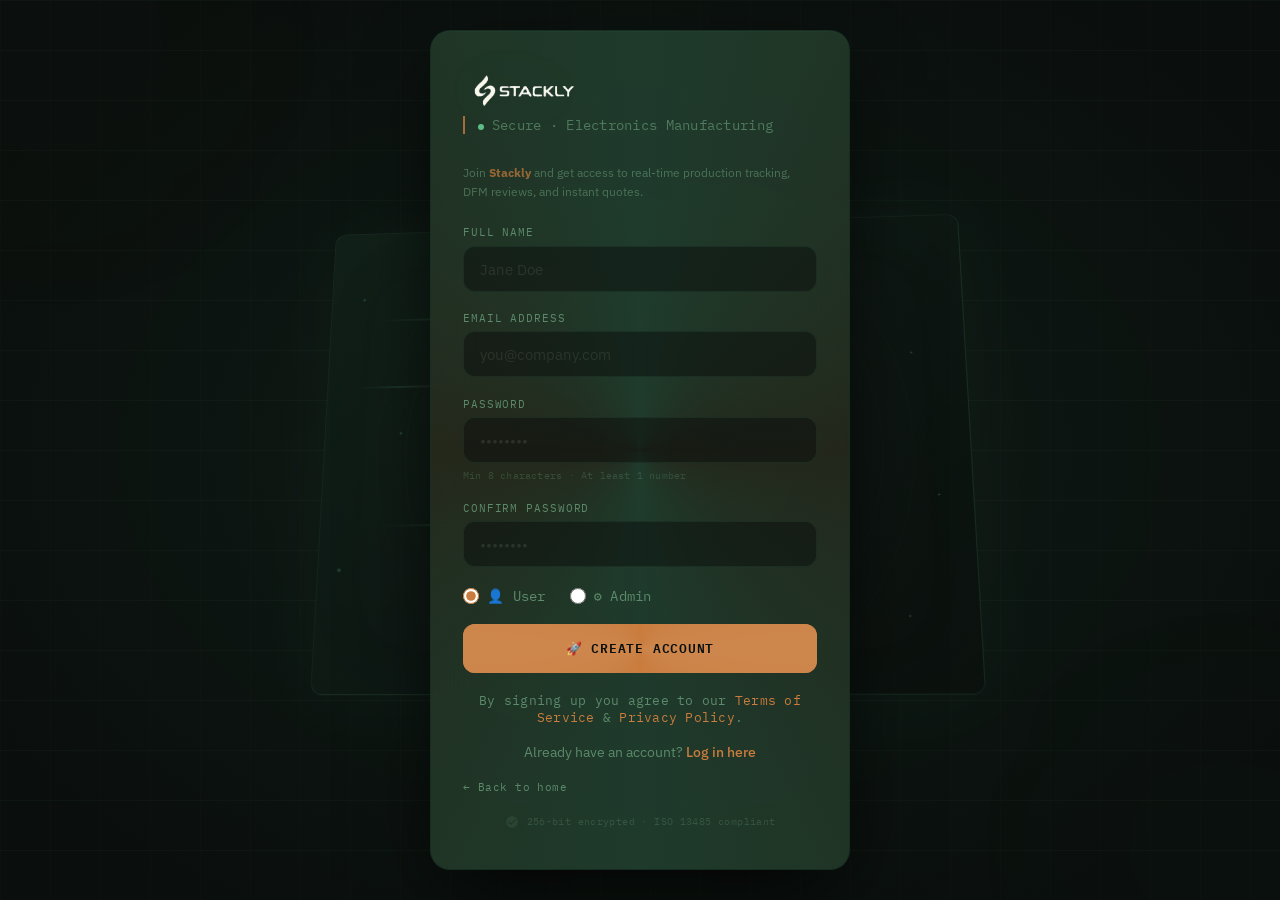
<file: signup.html>
<!DOCTYPE html>
<html lang="en">
<head>
  <meta charset="UTF-8">
  <meta name="viewport" content="width=device-width, initial-scale=1.0">
  <title>Sign Up · Stackly</title>
  <link rel="preconnect" href="https://fonts.googleapis.com">
  <link href="https://fonts.googleapis.com/css2?family=Space+Grotesk:wght@500;600;700&family=IBM+Plex+Sans:wght@400;500;600&family=IBM+Plex+Mono:wght@400;500&display=swap" rel="stylesheet">
  <style>
    * { margin:0; padding:0; box-sizing:border-box; }
    :root {
      --ink: #0A0F0D;
      --pine: #122019;
      --pine-soft: #18271F;
      --line-green: #5C8A6B;
      --signal-green: #6FE0A0;
      --copper: #C97C3D;
      --copper-bright: #E0A062;
      --cream: #ECE7D8;
      --font-display: 'Space Grotesk', sans-serif;
      --font-body: 'IBM Plex Sans', sans-serif;
      --font-mono: 'IBM Plex Mono', monospace;
      --radius: 20px;
      --ease-out: cubic-bezier(0.16,1,0.3,1);
    }
    body {
      background: var(--ink);
      color: var(--cream);
      font-family: var(--font-body);
      min-height: 100vh;
      display: flex;
      align-items: center;
      justify-content: center;
      padding: 1.5rem;
      overflow-y: auto;
      overflow-x: hidden;
      position: relative;
    }

    /* Custom Scrollbar */
    body::-webkit-scrollbar {
      width: 6px;
    }
    body::-webkit-scrollbar-track {
      background: var(--ink);
    }
    body::-webkit-scrollbar-thumb {
      background: var(--copper);
      border-radius: 3px;
    }
    body::-webkit-scrollbar-thumb:hover {
      background: var(--copper-bright);
    }

    /* ===== HOLOGRAPHIC MOTHERBOARD BACKGROUND ===== */
    .holographic-bg {
      position: fixed;
      inset: 0;
      z-index: 0;
      pointer-events: none;
      overflow: hidden;
      background: 
        radial-gradient(ellipse at 50% 50%, rgba(18, 32, 25, 0.8), var(--ink) 85%);
    }

    .holo-grid {
      position: absolute;
      inset: 0;
      background-image: 
        linear-gradient(rgba(111, 224, 160, 0.03) 1px, transparent 1px),
        linear-gradient(90deg, rgba(201, 124, 61, 0.02) 1px, transparent 1px);
      background-size: 50px 50px;
      animation: gridDrift 20s linear infinite;
    }

    @keyframes gridDrift {
      0% { transform: translate(0, 0); }
      100% { transform: translate(50px, 50px); }
    }

    /* ===== 3D FLOATING MOTHERBOARD ===== */
    .motherboard-3d {
      position: absolute;
      top: 50%;
      left: 50%;
      transform: translate(-50%, -50%) perspective(1200px) rotateX(12deg) rotateY(-5deg);
      width: 650px;
      height: 480px;
      animation: motherboardHover 6s ease-in-out infinite;
    }

    @keyframes motherboardHover {
      0%, 100% { transform: translate(-50%, -50%) perspective(1200px) rotateX(12deg) rotateY(-5deg) translateY(0); }
      50% { transform: translate(-50%, -50%) perspective(1200px) rotateX(12deg) rotateY(-5deg) translateY(-20px); }
    }

    .mb-base {
      position: absolute;
      inset: 0;
      border-radius: 12px;
      background: 
        linear-gradient(135deg, rgba(18, 32, 25, 0.85), rgba(10, 15, 13, 0.9));
      border: 1px solid rgba(111, 224, 160, 0.08);
      box-shadow: 
        0 0 80px rgba(111, 224, 160, 0.03),
        inset 0 0 100px rgba(111, 224, 160, 0.02);
    }

    /* Holographic Glow Ring */
    .holo-ring {
      position: absolute;
      top: 50%;
      left: 50%;
      transform: translate(-50%, -50%);
      width: 300px;
      height: 300px;
      border-radius: 50%;
      border: 1px solid rgba(111, 224, 160, 0.06);
      animation: ringPulse 4s ease-in-out infinite;
    }

    .holo-ring::before {
      content: '';
      position: absolute;
      inset: -20px;
      border-radius: 50%;
      border: 1px solid rgba(201, 124, 61, 0.04);
      animation: ringPulse 5s ease-in-out infinite 0.5s;
    }

    .holo-ring::after {
      content: '';
      position: absolute;
      inset: 20px;
      border-radius: 50%;
      border: 1px solid rgba(111, 224, 160, 0.03);
      animation: ringPulse 3.5s ease-in-out infinite 1s;
    }

    @keyframes ringPulse {
      0%, 100% { transform: translate(-50%, -50%) scale(0.95); opacity: 0.3; }
      50% { transform: translate(-50%, -50%) scale(1.05); opacity: 0.8; }
    }

    /* Projection Rings */
    .projection-ring {
      position: absolute;
      top: 50%;
      left: 50%;
      transform: translate(-50%, -50%);
      border-radius: 50%;
      border: 1px solid rgba(111, 224, 160, 0.04);
      animation: ringRotate 12s linear infinite;
    }

    .projection-ring--1 {
      width: 400px;
      height: 400px;
      border-color: rgba(111, 224, 160, 0.04);
      animation-duration: 14s;
    }

    .projection-ring--2 {
      width: 480px;
      height: 480px;
      border-color: rgba(201, 124, 61, 0.03);
      animation-duration: 18s;
      animation-direction: reverse;
    }

    .projection-ring--3 {
      width: 540px;
      height: 540px;
      border-color: rgba(111, 224, 160, 0.02);
      animation-duration: 22s;
    }

    @keyframes ringRotate {
      0% { transform: translate(-50%, -50%) rotate(0deg); }
      100% { transform: translate(-50%, -50%) rotate(360deg); }
    }

    /* PCB Traces */
    .holo-trace {
      position: absolute;
      background: linear-gradient(90deg, transparent, rgba(111, 224, 160, 0.12), rgba(201, 124, 61, 0.08), transparent);
      height: 2px;
      border-radius: 2px;
      animation: traceGlow 5s ease-in-out infinite;
    }

    .holo-trace--1 { top: 20%; left: 8%; width: 30%; animation-delay: 0s; }
    .holo-trace--2 { top: 35%; left: 5%; width: 20%; animation-delay: 0.6s; }
    .holo-trace--3 { top: 50%; left: 45%; width: 28%; animation-delay: 1.2s; }
    .holo-trace--4 { top: 65%; left: 10%; width: 35%; animation-delay: 1.8s; }
    .holo-trace--5 { top: 80%; left: 35%; width: 22%; animation-delay: 2.4s; }

    .holo-trace--v {
      width: 2px;
      height: 100px;
      background: linear-gradient(180deg, transparent, rgba(111, 224, 160, 0.10), rgba(201, 124, 61, 0.06), transparent);
    }
    .holo-trace--v1 { top: 15%; left: 25%; animation-delay: 0.3s; }
    .holo-trace--v2 { top: 25%; left: 55%; animation-delay: 0.9s; }
    .holo-trace--v3 { top: 50%; left: 20%; animation-delay: 1.5s; }
    .holo-trace--v4 { top: 45%; left: 70%; animation-delay: 2.1s; }

    @keyframes traceGlow {
      0%, 100% { opacity: 0.2; transform: scaleX(0.9); }
      50% { opacity: 0.8; transform: scaleX(1); }
    }

    /* ===== ROTATING CHIP CORES ===== */
    .chip-core {
      position: absolute;
      top: 50%;
      left: 50%;
      transform: translate(-50%, -50%);
      width: 70px;
      height: 70px;
    }

    .chip-core__outer {
      position: absolute;
      inset: 0;
      border-radius: 6px;
      border: 1px solid rgba(111, 224, 160, 0.15);
      background: radial-gradient(circle at 50% 50%, rgba(111, 224, 160, 0.08), transparent 70%);
      animation: coreRotate 8s linear infinite;
      box-shadow: 0 0 40px rgba(111, 224, 160, 0.05);
    }

    .chip-core__inner {
      position: absolute;
      top: 50%;
      left: 50%;
      transform: translate(-50%, -50%);
      width: 45px;
      height: 45px;
      border-radius: 4px;
      border: 1px solid rgba(201, 124, 61, 0.10);
      background: radial-gradient(circle at 50% 50%, rgba(201, 124, 61, 0.06), transparent 70%);
      animation: coreRotate 6s linear infinite reverse;
    }

    .chip-core__center {
      position: absolute;
      top: 50%;
      left: 50%;
      transform: translate(-50%, -50%);
      width: 25px;
      height: 25px;
      border-radius: 2px;
      background: radial-gradient(circle at 50% 50%, rgba(111, 224, 160, 0.15), rgba(201, 124, 61, 0.05));
      animation: corePulse 2s ease-in-out infinite;
    }

    @keyframes coreRotate {
      0% { transform: rotate(0deg); }
      100% { transform: rotate(360deg); }
    }

    @keyframes corePulse {
      0%, 100% { transform: translate(-50%, -50%) scale(1); opacity: 0.6; }
      50% { transform: translate(-50%, -50%) scale(1.3); opacity: 1; }
    }

    .chip-pins {
      position: absolute;
      top: 50%;
      left: 50%;
      transform: translate(-50%, -50%);
      width: 85px;
      height: 85px;
    }
    .chip-pins span {
      position: absolute;
      width: 2px;
      height: 7px;
      background: rgba(111, 224, 160, 0.06);
      border-radius: 1px;
    }
    .chip-pins span:nth-child(1) { top: -12px; left: 15px; }
    .chip-pins span:nth-child(2) { top: -12px; left: 35px; }
    .chip-pins span:nth-child(3) { top: -12px; left: 55px; }
    .chip-pins span:nth-child(4) { bottom: -12px; left: 15px; }
    .chip-pins span:nth-child(5) { bottom: -12px; left: 35px; }
    .chip-pins span:nth-child(6) { bottom: -12px; left: 55px; }
    .chip-pins span:nth-child(7) { left: -12px; top: 15px; height: 2px; width: 7px; }
    .chip-pins span:nth-child(8) { left: -12px; top: 35px; height: 2px; width: 7px; }
    .chip-pins span:nth-child(9) { left: -12px; top: 55px; height: 2px; width: 7px; }
    .chip-pins span:nth-child(10) { right: -12px; top: 15px; height: 2px; width: 7px; }
    .chip-pins span:nth-child(11) { right: -12px; top: 35px; height: 2px; width: 7px; }
    .chip-pins span:nth-child(12) { right: -12px; top: 55px; height: 2px; width: 7px; }

    /* ===== GLOWING COMPONENTS ===== */
    .glow-component {
      position: absolute;
      opacity: 0.06;
      animation: componentFloat 8s ease-in-out infinite;
    }

    .ic-glow {
      width: 35px;
      height: 35px;
      border: 1px solid rgba(111, 224, 160, 0.06);
      border-radius: 3px;
      background: rgba(111, 224, 160, 0.02);
      box-shadow: 0 0 20px rgba(111, 224, 160, 0.02);
    }
    .ic-glow--1 { top: 18%; left: 12%; animation-delay: 0s; }
    .ic-glow--2 { top: 55%; right: 10%; animation-delay: 1.5s; }
    .ic-glow--3 { bottom: 12%; left: 25%; animation-delay: 3s; }

    .ic-glow::before {
      content: '';
      position: absolute;
      top: 50%;
      left: 50%;
      transform: translate(-50%, -50%);
      width: 18px;
      height: 18px;
      border: 1px solid rgba(201, 124, 61, 0.04);
      border-radius: 1px;
    }

    .res-glow {
      width: 20px;
      height: 6px;
      border-radius: 1px;
      background: rgba(201, 124, 61, 0.04);
      border: 1px solid rgba(201, 124, 61, 0.03);
      box-shadow: 0 0 15px rgba(201, 124, 61, 0.02);
    }
    .res-glow--1 { top: 28%; left: 40%; animation-delay: 0.5s; }
    .res-glow--2 { top: 68%; left: 30%; animation-delay: 2s; }
    .res-glow--3 { top: 38%; right: 22%; animation-delay: 3.5s; }

    .cap-glow {
      width: 7px;
      height: 11px;
      border-radius: 1px;
      background: rgba(111, 224, 160, 0.03);
      border: 1px solid rgba(111, 224, 160, 0.02);
      box-shadow: 0 0 15px rgba(111, 224, 160, 0.02);
    }
    .cap-glow--1 { top: 22%; left: 60%; animation-delay: 1s; }
    .cap-glow--2 { top: 50%; left: 8%; animation-delay: 2.5s; }
    .cap-glow--3 { bottom: 18%; right: 22%; animation-delay: 4s; }

    @keyframes componentFloat {
      0%, 100% { transform: translateY(0); opacity: 0.04; }
      50% { transform: translateY(-8px); opacity: 0.12; }
    }

    /* ===== FLOATING PARTICLES ===== */
    .holo-particle {
      position: absolute;
      border-radius: 50%;
      background: radial-gradient(circle, rgba(111, 224, 160, 0.3), transparent 70%);
      animation: particleDrift 10s ease-in-out infinite;
    }
    .holo-particle--1 { width: 4px; height: 4px; top: 15%; left: 5%; animation-delay: 0s; }
    .holo-particle--2 { width: 3px; height: 3px; top: 30%; right: 8%; animation-delay: 0.8s; }
    .holo-particle--3 { width: 5px; height: 5px; bottom: 25%; left: 3%; animation-delay: 1.6s; }
    .holo-particle--4 { width: 3px; height: 3px; top: 60%; right: 5%; animation-delay: 2.4s; }
    .holo-particle--5 { width: 4px; height: 4px; top: 45%; left: 12%; animation-delay: 0.4s; }
    .holo-particle--6 { width: 3px; height: 3px; bottom: 15%; right: 10%; animation-delay: 1.2s; }

    @keyframes particleDrift {
      0%, 100% { transform: translate(0, 0) scale(1); opacity: 0.1; }
      25% { transform: translate(30px, -20px) scale(1.5); opacity: 0.5; }
      50% { transform: translate(-10px, -30px) scale(0.8); opacity: 0.2; }
      75% { transform: translate(20px, -10px) scale(1.2); opacity: 0.4; }
    }

    /* ===== GLOW ORBS ===== */
    .glow-orb {
      position: fixed;
      border-radius: 50%;
      filter: blur(120px);
      z-index: 0;
      pointer-events: none;
      animation: orbFloat 15s ease-in-out infinite;
    }

    .glow-orb--1 {
      width: 400px;
      height: 400px;
      top: -150px;
      left: -150px;
      background: radial-gradient(circle, rgba(201, 124, 61, 0.03), transparent 70%);
      animation-delay: 0s;
    }

    .glow-orb--2 {
      width: 350px;
      height: 350px;
      bottom: -120px;
      right: -120px;
      background: radial-gradient(circle, rgba(111, 224, 160, 0.03), transparent 70%);
      animation-delay: 7s;
    }

    @keyframes orbFloat {
      0%, 100% { transform: translate(0, 0) scale(1); }
      50% { transform: translate(-40px, 30px) scale(1.1); }
    }

    /* ===== SIGNUP CARD ===== */
    .signup-card {
      position: relative;
      z-index: 1;
      background: rgba(18, 32, 25, 0.85);
      backdrop-filter: blur(30px);
      -webkit-backdrop-filter: blur(30px);
      border: 1px solid rgba(111, 224, 160, 0.08);
      border-radius: 20px;
      padding: 2.5rem 2rem;
      max-width: 420px;
      width: 100%;
      box-shadow: 
        0 30px 80px -20px rgba(0, 0, 0, 0.9),
        0 0 80px rgba(111, 224, 160, 0.02),
        inset 0 1px 0 rgba(111, 224, 160, 0.03);
      animation: cardSlideUp 0.8s var(--ease-out);
      overflow: hidden;
    }

    .signup-card::before {
      content: '';
      position: absolute;
      inset: -2px;
      border-radius: 22px;
      padding: 2px;
      background: conic-gradient(
        from 0deg,
        rgba(111, 224, 160, 0.15),
        rgba(201, 124, 61, 0.10),
        rgba(111, 224, 160, 0.15),
        rgba(201, 124, 61, 0.10),
        rgba(111, 224, 160, 0.15)
      );
      -webkit-mask-: linear-gradient(#fff 0 0) content-box, linear-gradient(#fff 0 0);
      -webkit-mask-composite: xor;
      mask-composite: exclude;
      animation: borderRotate 12s linear infinite;
      pointer-events: none;
    }

    @keyframes borderRotate {
      0% { transform: rotate(0deg); }
      100% { transform: rotate(360deg); }
    }

    @keyframes cardSlideUp {
      from { opacity: 0; transform: translateY(40px) scale(0.96); }
      to { opacity: 1; transform: translateY(0) scale(1); }
    }

    .signup-card > * {
      position: relative;
      z-index: 1;
    }

    .logo {
      display: flex;
      align-items: center;
      gap: 0.6rem;
      font-family: var(--font-display);
      font-weight: 700;
      font-size: 1.5rem;
      margin-bottom: 0.3rem;
    }

    .logo img {
      height: 40px;
      width: auto;
      filter: drop-shadow(0 0 30px rgba(111, 224, 160, 0.08));
    }

    .sub {
      color: var(--line-green);
      font-size: 0.85rem;
      margin-bottom: 1.8rem;
      border-left: 2px solid var(--copper);
      padding-left: 0.8rem;
      opacity: 0.8;
      font-family: var(--font-mono);
      letter-spacing: 0.02em;
    }

    .sub .status-dot {
      display: inline-block;
      width: 6px;
      height: 6px;
      border-radius: 50%;
      background: var(--signal-green);
      margin-right: 0.5rem;
      animation: dotPulse 2s ease-in-out infinite;
      box-shadow: 0 0 20px rgba(111, 224, 160, 0.2);
    }

    @keyframes dotPulse {
      0%, 100% { opacity: 1; transform: scale(1); }
      50% { opacity: 0.2; transform: scale(0.6); }
    }

    .welcome-text {
      font-size: 0.75rem;
      color: var(--line-green);
      margin-bottom: 1.5rem;
      line-height: 1.6;
      opacity: 0.7;
    }

    .welcome-text strong {
      color: var(--copper);
      opacity: 1;
    }

    .form-group {
      margin-bottom: 1.2rem;
    }

    .form-group label {
      display: block;
      font-family: var(--font-mono);
      font-size: 0.7rem;
      text-transform: uppercase;
      letter-spacing: 0.08em;
      color: var(--line-green);
      margin-bottom: 0.4rem;
    }

    .form-group input {
      width: 100%;
      background: rgba(10, 15, 13, 0.5);
      border: 1px solid rgba(111, 224, 160, 0.08);
      padding: 0.75rem 1rem;
      border-radius: 12px;
      color: var(--cream);
      font-family: var(--font-body);
      font-size: 0.95rem;
      transition: all 0.4s ease;
      outline: none;
    }

    .form-group input:focus {
      border-color: var(--signal-green);
      box-shadow: 0 0 40px rgba(111, 224, 160, 0.05), 0 0 80px rgba(111, 224, 160, 0.02);
      background: rgba(10, 15, 13, 0.6);
    }

    .form-group input::placeholder {
      color: rgba(236, 231, 216, 0.1);
    }

    .form-group input.error {
      border-color: #E06A6A;
      box-shadow: 0 0 30px rgba(224, 106, 106, 0.1);
    }

    .form-group .error-message {
      display: none;
      font-size: 0.65rem;
      color: #E06A6A;
      font-family: var(--font-mono);
      margin-top: 0.3rem;
      letter-spacing: 0.02em;
    }

    .form-group .error-message.show {
      display: block;
    }

    .password-hint {
      font-size: 0.65rem;
      color: var(--line-green);
      opacity: 0.35;
      margin-top: 0.3rem;
      font-family: var(--font-mono);
      letter-spacing: 0.02em;
    }

    .role-selector {
      display: flex;
      gap: 1.5rem;
      margin: 0.8rem 0 1.2rem;
    }

    .role-selector label {
      display: flex;
      align-items: center;
      gap: 0.5rem;
      font-size: 0.85rem;
      cursor: pointer;
      color: var(--line-green);
      transition: color 0.3s;
      font-family: var(--font-mono);
      letter-spacing: 0.02em;
    }

    .role-selector label:hover {
      color: var(--cream);
    }

    .role-selector input[type="radio"] {
      accent-color: var(--copper);
      width: 16px;
      height: 16px;
      cursor: pointer;
    }

    .btn-primary {
      width: 100%;
      background: var(--copper);
      color: var(--ink);
      border: none;
      padding: 0.85rem;
      font-family: var(--font-mono);
      font-weight: 600;
      text-transform: uppercase;
      letter-spacing: 0.06em;
      font-size: 0.8rem;
      border-radius: 12px;
      cursor: pointer;
      transition: all 0.4s ease;
      position: relative;
      overflow: hidden;
    }

    .btn-primary::before {
      content: '';
      position: absolute;
      top: -50%;
      left: -50%;
      width: 200%;
      height: 200%;
      background: conic-gradient(from 0deg, transparent, rgba(255, 255, 255, 0.08), transparent, rgba(255, 255, 255, 0.08), transparent);
      animation: rotateBtn 12s linear infinite;
    }

    @keyframes rotateBtn {
      0% { transform: rotate(0deg); }
      100% { transform: rotate(360deg); }
    }

    .btn-primary span {
      position: relative;
      z-index: 1;
    }

    .btn-primary:hover {
      background: var(--copper-bright);
      transform: translateY(-3px);
      box-shadow: 0 10px 50px -8px rgba(201, 124, 61, 0.3);
    }

    .btn-primary::after {
      content: '';
      position: absolute;
      inset: -2px;
      border-radius: 14px;
      background: var(--copper);
      z-index: -1;
      animation: btnPulse 2.5s ease-in-out infinite;
    }

    @keyframes btnPulse {
      0%, 100% { opacity: 0.15; transform: scale(1); }
      50% { opacity: 0.5; transform: scale(1.04); }
    }

    .form-footer {
      margin-top: 1.2rem;
      text-align: center;
      font-size: 0.8rem;
      color: var(--line-green);
      font-family: var(--font-mono);
      letter-spacing: 0.02em;
    }

    .form-footer a {
      color: var(--copper);
      text-decoration: none;
      transition: color 0.3s;
    }

    .form-footer a:hover {
      color: var(--copper-bright);
      text-decoration: underline;
    }

    .login-link {
      margin-top: 1rem;
      text-align: center;
      font-size: 0.9rem;
      color: var(--line-green);
    }

    .login-link a {
      color: var(--copper);
      font-weight: 500;
      text-decoration: none;
      transition: color 0.3s;
    }

    .login-link a:hover {
      color: var(--copper-bright);
      text-decoration: underline;
    }

    .back-link {
      display: inline-block;
      margin-top: 1.2rem;
      font-family: var(--font-mono);
      font-size: 0.7rem;
      color: var(--line-green);
      text-decoration: none;
      transition: color 0.3s;
      letter-spacing: 0.04em;
    }

    .back-link:hover {
      color: var(--copper);
    }

    .secure-badge {
      display: flex;
      align-items: center;
      justify-content: center;
      gap: 0.5rem;
      margin-top: 1.2rem;
      font-family: var(--font-mono);
      font-size: 0.6rem;
      color: var(--line-green);
      opacity: 0.35;
      letter-spacing: 0.04em;
    }

    .secure-badge svg {
      width: 14px;
      height: 14px;
      fill: var(--line-green);
      opacity: 0.5;
    }

    @media (max-width: 480px) {
      body { padding: 1rem; }
      .signup-card { padding: 1.8rem 1.2rem; }
      .motherboard-3d { width: 350px; height: 280px; }
      .chip-core { width: 50px; height: 50px; }
      .chip-core__inner { width: 32px; height: 32px; }
      .chip-core__center { width: 18px; height: 18px; }
      .chip-pins { width: 60px; height: 60px; }
      .holo-ring { width: 180px; height: 180px; }
      .projection-ring--1 { width: 240px; height: 240px; }
      .projection-ring--2 { width: 290px; height: 290px; }
      .projection-ring--3 { width: 330px; height: 330px; }
      .holo-trace { display: none; }
      .holo-trace--v { display: none; }
      .glow-component { display: none; }
      .holo-particle { display: none; }
      .glow-orb--1, .glow-orb--2 { width: 200px; height: 200px; }
      .logo { font-size: 1.2rem; }
      .role-selector { gap: 1rem; flex-wrap: wrap; }
    }

    @media (max-width: 768px) {
      .motherboard-3d { width: 450px; height: 350px; }
      .chip-core { width: 60px; height: 60px; }
      .chip-core__inner { width: 38px; height: 38px; }
      .chip-core__center { width: 22px; height: 22px; }
      .holo-ring { width: 220px; height: 220px; }
      .projection-ring--1 { width: 280px; height: 280px; }
      .projection-ring--2 { width: 340px; height: 340px; }
      .projection-ring--3 { width: 390px; height: 390px; }
    }
  </style>
</head>
<body>

  <!-- ===== HOLOGRAPHIC MOTHERBOARD BACKGROUND ===== -->
  <div class="holographic-bg" aria-hidden="true">
    <div class="holo-grid"></div>

    <div class="motherboard-3d">
      <div class="mb-base"></div>

      <div class="holo-ring"></div>

      <div class="projection-ring projection-ring--1"></div>
      <div class="projection-ring projection-ring--2"></div>
      <div class="projection-ring projection-ring--3"></div>

      <div class="holo-trace holo-trace--1"></div>
      <div class="holo-trace holo-trace--2"></div>
      <div class="holo-trace holo-trace--3"></div>
      <div class="holo-trace holo-trace--4"></div>
      <div class="holo-trace holo-trace--5"></div>
      <div class="holo-trace holo-trace--v holo-trace--v1"></div>
      <div class="holo-trace holo-trace--v holo-trace--v2"></div>
      <div class="holo-trace holo-trace--v holo-trace--v3"></div>
      <div class="holo-trace holo-trace--v holo-trace--v4"></div>

      <div class="chip-core">
        <div class="chip-core__outer"></div>
        <div class="chip-core__inner"></div>
        <div class="chip-core__center"></div>
        <div class="chip-pins">
          <span></span><span></span><span></span>
          <span></span><span></span><span></span>
          <span></span><span></span><span></span>
          <span></span><span></span><span></span>
        </div>
      </div>

      <div class="glow-component ic-glow ic-glow--1"></div>
      <div class="glow-component ic-glow ic-glow--2"></div>
      <div class="glow-component ic-glow ic-glow--3"></div>
      <div class="glow-component res-glow res-glow--1"></div>
      <div class="glow-component res-glow res-glow--2"></div>
      <div class="glow-component res-glow res-glow--3"></div>
      <div class="glow-component cap-glow cap-glow--1"></div>
      <div class="glow-component cap-glow cap-glow--2"></div>
      <div class="glow-component cap-glow cap-glow--3"></div>

      <div class="holo-particle holo-particle--1"></div>
      <div class="holo-particle holo-particle--2"></div>
      <div class="holo-particle holo-particle--3"></div>
      <div class="holo-particle holo-particle--4"></div>
      <div class="holo-particle holo-particle--5"></div>
      <div class="holo-particle holo-particle--6"></div>
    </div>
  </div>

  <!-- Glow Orbs -->
  <div class="glow-orb glow-orb--1"></div>
  <div class="glow-orb glow-orb--2"></div>

  <!-- ===== SIGNUP CARD ===== -->
  <div class="signup-card">
    <div class="logo">
      <img src="logo.webp" alt="Stackly Logo">
    </div>
    <p class="sub"><span class="status-dot"></span>Secure · Electronics Manufacturing</p>

    <div class="welcome-text">
      Join <strong>Stackly</strong> and get access to real-time production tracking, DFM reviews, and instant quotes.
    </div>

    <form id="signupForm" novalidate>
      <div class="form-group">
        <label>Full Name</label>
        <input type="text" id="signupName" placeholder="Jane Doe" required>
        <div class="error-message" id="nameError">Please enter your full name</div>
      </div>
      <div class="form-group">
        <label>Email Address</label>
        <input type="email" id="signupEmail" placeholder="you@company.com" required>
        <div class="error-message" id="emailError">Please enter a valid email address (e.g., name@domain.com)</div>
      </div>
      <div class="form-group">
        <label>Password</label>
        <input type="password" id="signupPassword" placeholder="••••••••" required>
        <div class="password-hint">Min 8 characters · At least 1 number</div>
        <div class="error-message" id="passwordError">Password must be at least 8 characters</div>
      </div>
      <div class="form-group">
        <label>Confirm Password</label>
        <input type="password" id="signupConfirm" placeholder="••••••••" required>
        <div class="error-message" id="confirmError">Passwords do not match</div>
      </div>
      <div class="role-selector">
        <label><input type="radio" name="signupRole" value="user" checked> <span>👤 User</span></label>
        <label><input type="radio" name="signupRole" value="admin"> <span>⚙️ Admin</span></label>
      </div>
      <button type="submit" class="btn-primary"><span>🚀 Create Account</span></button>
      <div class="form-footer">By signing up you agree to our <a href="404.html">Terms of Service</a> &amp; <a href="404.html">Privacy Policy</a>.</div>
    </form>

    <div class="login-link">Already have an account? <a href="login.html">Log in here</a></div>
    <a href="index.html" class="back-link">← Back to home</a>

    <div class="secure-badge">
      <svg viewBox="0 0 24 24"><path d="M12 2C6.48 2 2 6.48 2 12s4.48 10 10 10 10-4.48 10-10S17.52 2 12 2zm-2 15l-5-5 1.41-1.41L10 14.17l7.59-7.59L19 8l-9 9z"/></svg>
      <span>256-bit encrypted · ISO 13485 compliant</span>
    </div>
  </div>

  <script>
    document.getElementById('signupForm').addEventListener('submit', function(e) {
      e.preventDefault();
      
      let isValid = true;
      
      // Get elements
      const nameInput = document.getElementById('signupName');
      const emailInput = document.getElementById('signupEmail');
      const passwordInput = document.getElementById('signupPassword');
      const confirmInput = document.getElementById('signupConfirm');
      
      const nameError = document.getElementById('nameError');
      const emailError = document.getElementById('emailError');
      const passwordError = document.getElementById('passwordError');
      const confirmError = document.getElementById('confirmError');
      
      // Reset errors
      [nameInput, emailInput, passwordInput, confirmInput].forEach(el => el.classList.remove('error'));
      [nameError, emailError, passwordError, confirmError].forEach(el => el.classList.remove('show'));
      
      // Validate name
      if (nameInput.value.trim() === '') {
        nameInput.classList.add('error');
        nameError.classList.add('show');
        isValid = false;
      }
      
      // Validate email
      const emailRegex = /^[^\s@]+@[^\s@]+\.[^\s@]+$/;
      if (!emailRegex.test(emailInput.value.trim())) {
        emailInput.classList.add('error');
        emailError.classList.add('show');
        isValid = false;
      }
      
      // Validate password
      if (passwordInput.value.length < 8) {
        passwordInput.classList.add('error');
        passwordError.classList.add('show');
        isValid = false;
      }
      
      // Validate confirm password
      if (passwordInput.value !== confirmInput.value || confirmInput.value === '') {
        confirmInput.classList.add('error');
        confirmError.classList.add('show');
        isValid = false;
      }
      
      if (!isValid) {
        return;
      }

      // If valid, proceed with signup
      const name = nameInput.value;
      const email = emailInput.value.trim();
      localStorage.setItem('stacklyUserName', name);
      localStorage.setItem('stacklyUserEmail', email);

      const role = document.querySelector('input[name="signupRole"]:checked').value;
      localStorage.setItem('stacklyUserRole', role);
      window.location.href = 'login.html';
    });
  </script>
</body>
</html>
</file>
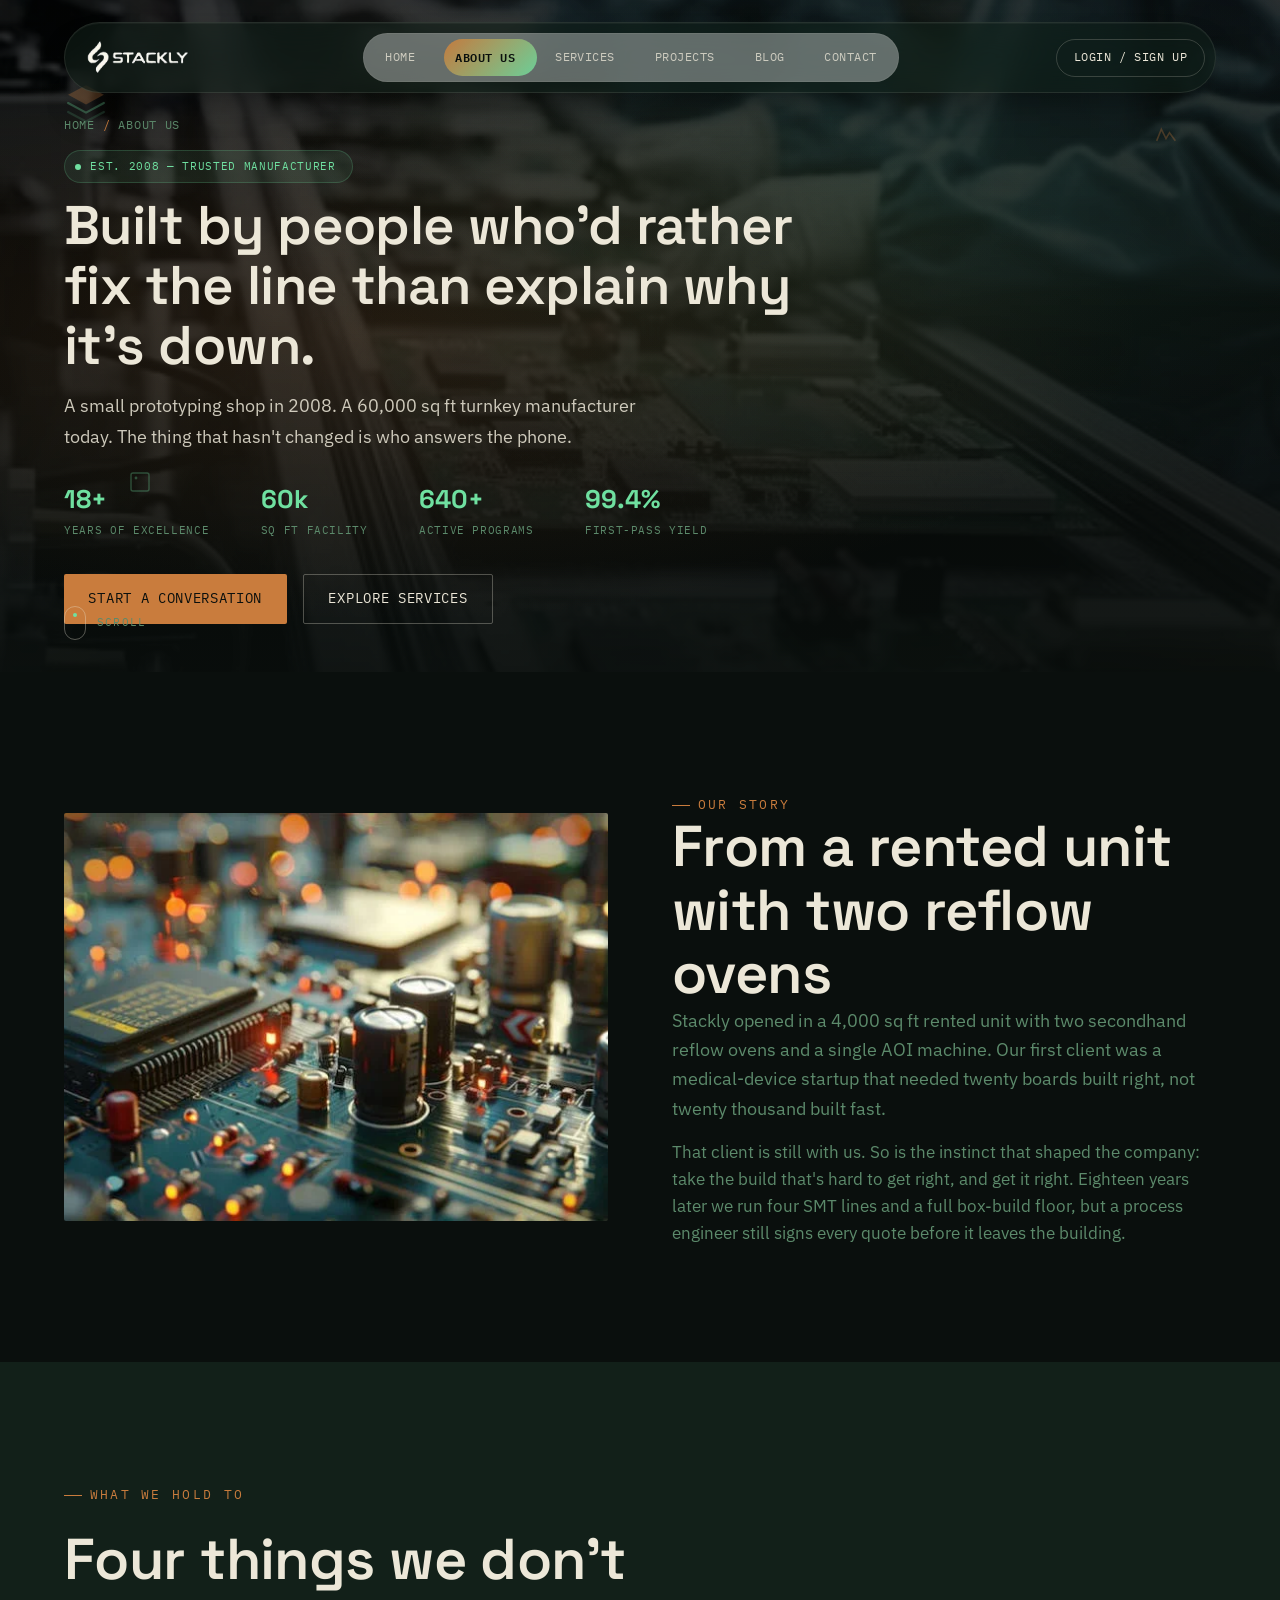
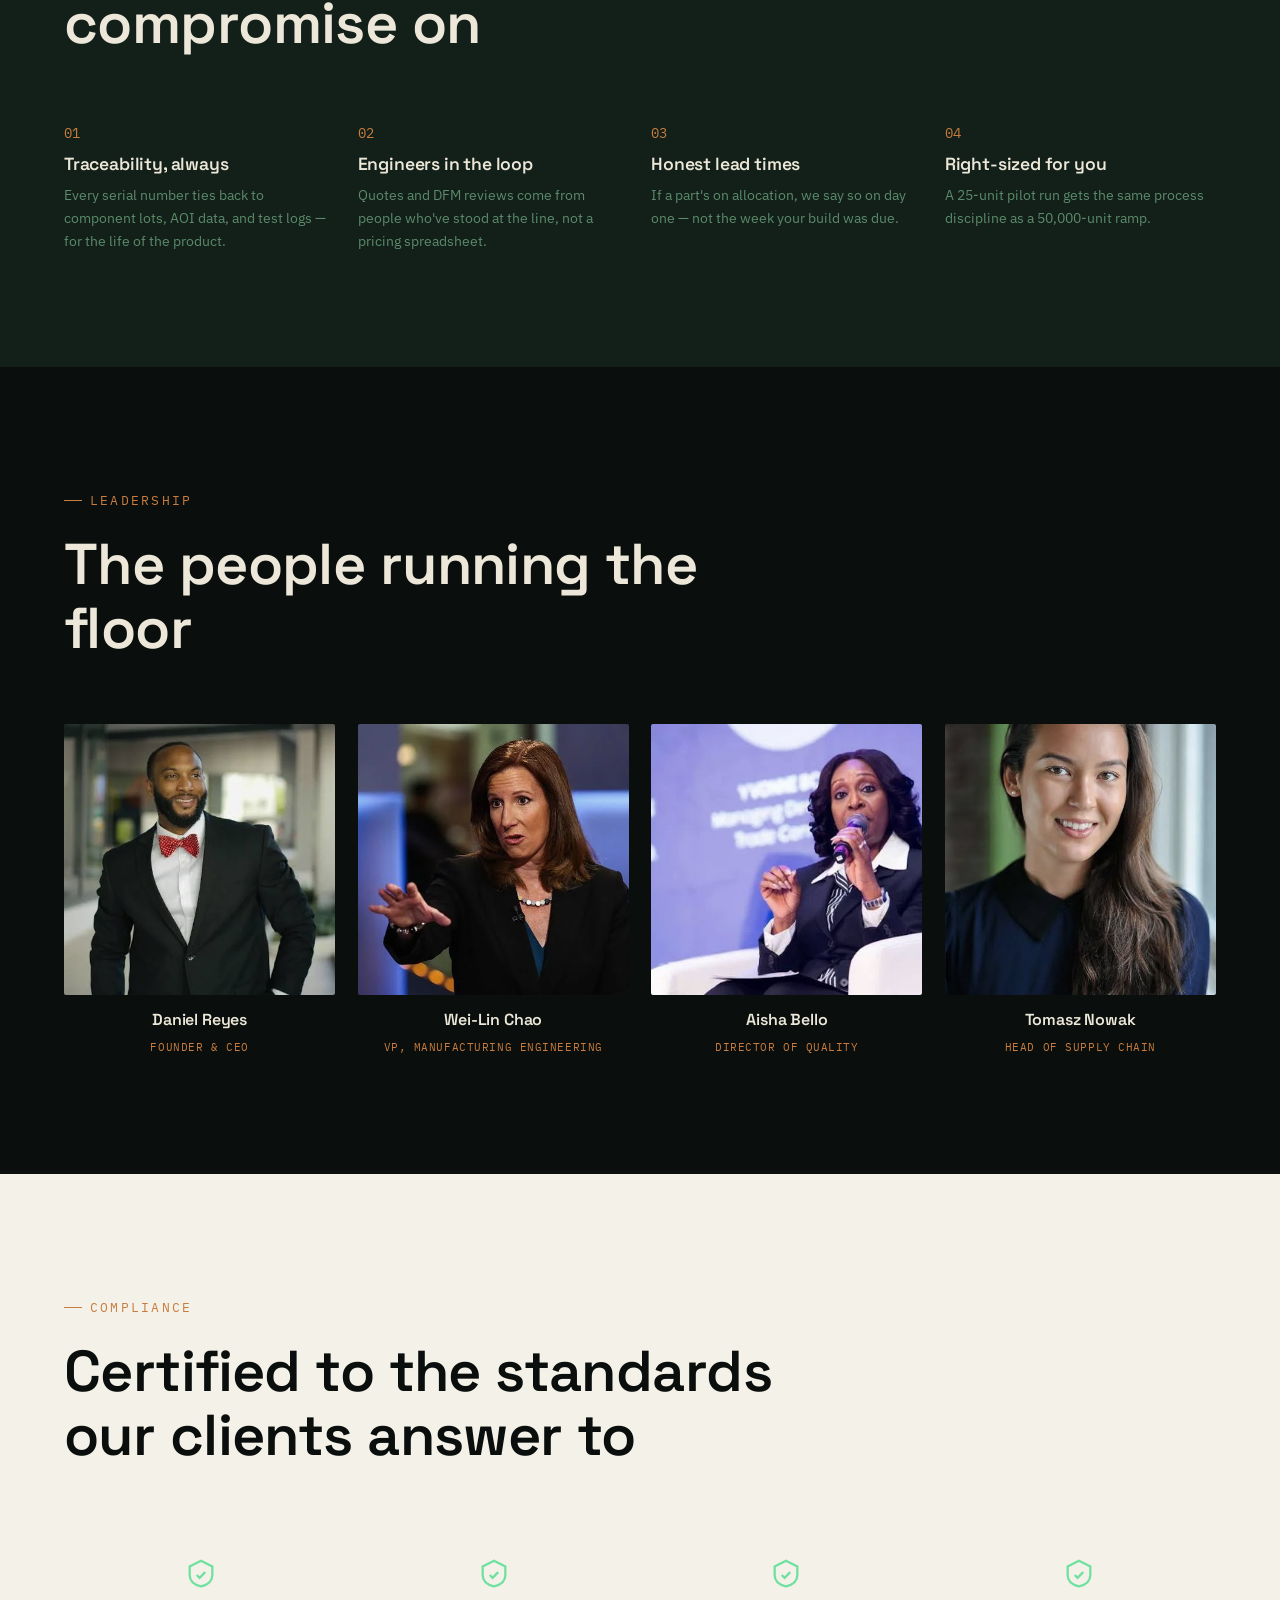
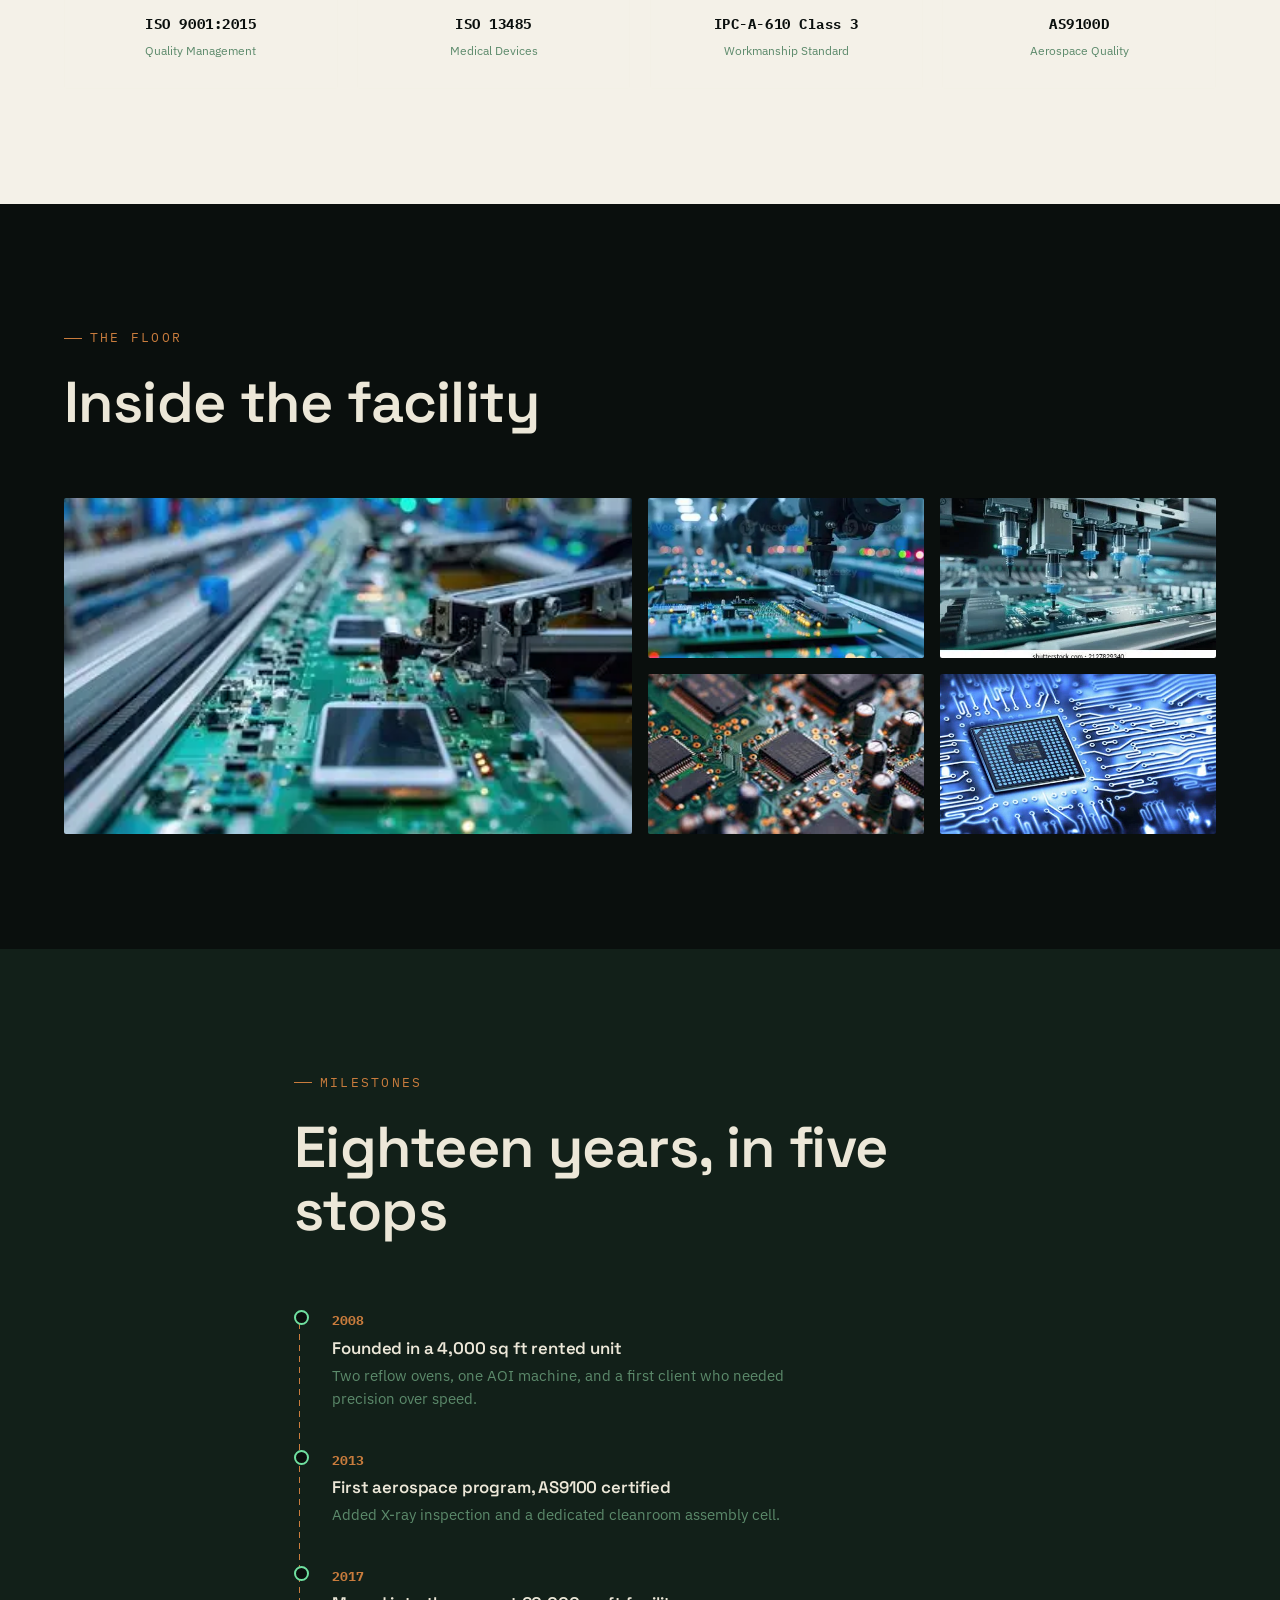
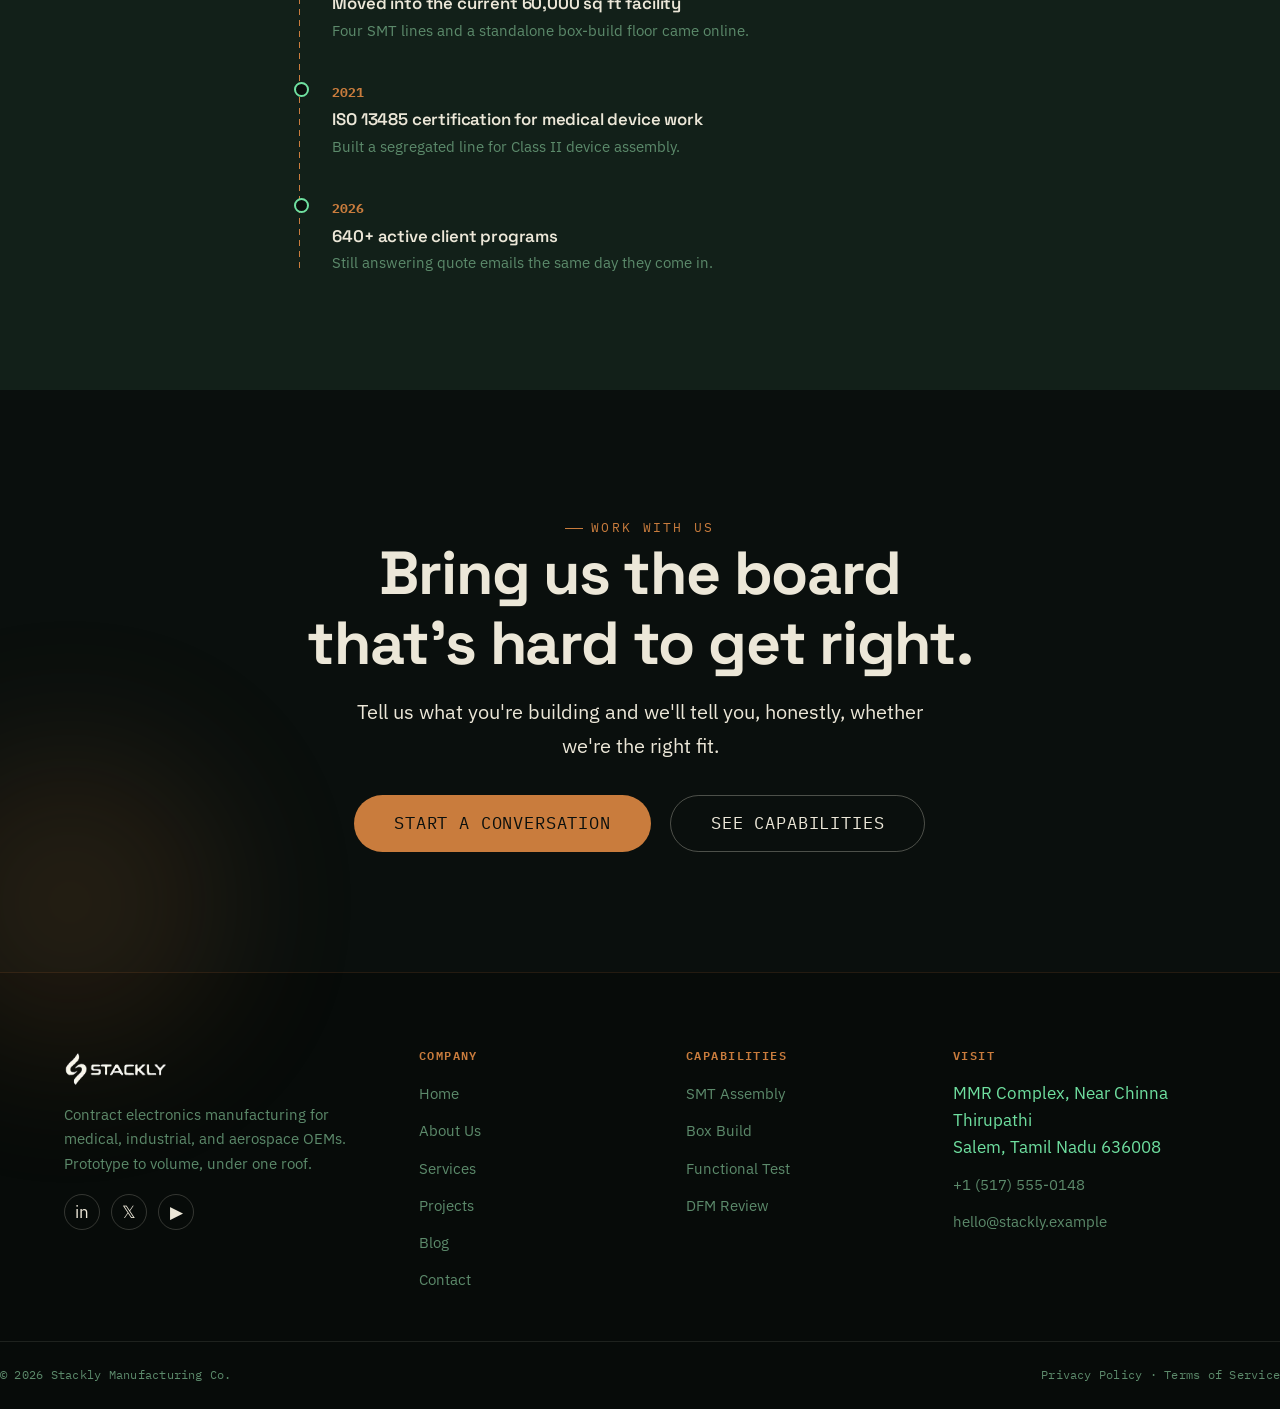
<file: pages/about.html>
<!DOCTYPE html>
<html lang="en">
<head>
<meta charset="UTF-8">
<meta name="viewport" content="width=device-width, initial-scale=1.0">
<title>About Us — Stackly Mfg.</title>
<meta name="description" content="Eighteen years of contract electronics manufacturing. Meet the team, certifications, and facility behind Stackly.">
<link href="https://fonts.googleapis.com/css2?family=Space+Grotesk:wght@500;600;700&family=IBM+Plex+Sans:wght@400;500;600&family=IBM+Plex+Mono:wght@400;500&display=swap" rel="stylesheet">
<link rel="stylesheet" href="../css/tokens.css">
<link rel="stylesheet" href="../css/base.css">
<link rel="stylesheet" href="../css/header-footer.css">
<link rel="stylesheet" href="../css/inner-pages.css">
<link rel="stylesheet" href="../css/about.css">

<!-- Additional inline styles to increase CTA section size -->
<style>
/* Increase CTA section size */
.cta {
  padding: 120px 0;
  position: relative;
  background: var(--surface);
  text-align: center;
  border-top: 1px solid var(--border);
  border-bottom: 1px solid var(--border);
}

.cta__inner {
  max-width: 800px;
  margin: 0 auto;
  position: relative;
  z-index: 2;
}

.cta__inner h2 {
  font-size: clamp(2.4rem, 5vw, 3.8rem);
  font-family: var(--font-display);
  font-weight: 700;
  letter-spacing: -0.02em;
  line-height: 1.15;
  margin-bottom: 1rem;
}

.cta__inner p {
  font-size: 1.25rem;
  color: var(--muted);
  max-width: 600px;
  margin: 0 auto 2rem;
  line-height: 1.7;
}

.cta__actions {
  display: flex;
  gap: 1.2rem;
  justify-content: center;
  flex-wrap: wrap;
}

.cta__actions .btn {
  padding: 14px 40px;
  font-size: 1.05rem;
  border-radius: 50px;
}

.cta__shape {
  position: absolute;
  border-radius: 50%;
  filter: blur(80px);
  opacity: 0.15;
  pointer-events: none;
  z-index: 0;
}

.cta__shape--1 {
  width: 400px;
  height: 400px;
  background: var(--accent);
  top: -100px;
  right: -100px;
}

.cta__shape--2 {
  width: 300px;
  height: 300px;
  background: var(--copper);
  bottom: -80px;
  left: -80px;
}

@media (max-width: 768px) {
  .cta {
    padding: 80px 0;
  }
  
  .cta__inner h2 {
    font-size: 2rem;
  }
  
  .cta__inner p {
    font-size: 1.05rem;
  }
  
  .cta__actions .btn {
    padding: 12px 28px;
    font-size: 0.95rem;
  }
}
</style>
</head>
<body>

<a href="#main" class="vh">Skip to content</a>

<header class="site-header">
  <div class="site-header__inner">
    <a href="../index.html" class="brand">
      <img src="../logo.webp" alt="Stackly Logo" class="logo-img">
    </a>
    <nav class="nav-main">
      <span class="nav-indicator" aria-hidden="true"></span>
      <a href="../index.html" data-nav="index.html">Home</a>
      <a href="about.html" data-nav="about.html" class="is-active">About Us</a>
      <a href="services.html" data-nav="services.html">Services</a>
      <a href="projects.html" data-nav="projects.html">Projects</a>
      <a href="blog.html" data-nav="blog.html">Blog</a>
      <a href="contact.html" data-nav="contact.html">Contact</a>
      <a href="../login.html" class="mobile-login-btn">Login / Sign Up</a>
    </nav>
    <div class="header-cta">
      <a href="../login.html" class="btn btn--ghost btn--login">Login / Sign Up</a>
      <button class="nav-toggle" aria-label="Toggle menu" aria-expanded="false"><span></span><span></span><span></span></button>
    </div>
  </div>
</header>

<main id="main">

  <!-- 1. ENHANCED PAGE BANNER / HERO -->
  <section class="page-banner page-banner--about">
    <div class="page-banner__bg">
      <img src="../images/3.webp" alt="Factory floor at Stackly">
    </div>
    
    <!-- Animated particles -->
    <div class="page-banner__particles" aria-hidden="true">
      <span class="particle" style="top:15%;left:10%;animation-delay:0s;"></span>
      <span class="particle" style="top:25%;left:85%;animation-delay:1.2s;"></span>
      <span class="particle" style="top:65%;left:5%;animation-delay:2.5s;"></span>
      <span class="particle" style="top:75%;left:90%;animation-delay:0.8s;"></span>
      <span class="particle" style="top:45%;left:50%;animation-delay:1.8s;"></span>
      <span class="particle" style="top:10%;left:45%;animation-delay:3.2s;"></span>
      <span class="particle" style="top:85%;left:35%;animation-delay:0.4s;"></span>
      <span class="particle" style="top:50%;left:20%;animation-delay:2.1s;"></span>
    </div>

    <!-- Decorative floating shapes -->
    <div class="page-banner__floaters" aria-hidden="true">
      <svg class="floater floater--1" viewBox="0 0 32 32" fill="none">
        <path d="M16 3L29 10L16 17L3 10L16 3Z" fill="#C97C3D"/>
        <path d="M3 16L16 23L29 16" stroke="#6FE0A0" stroke-width="1.6" stroke-linecap="round" stroke-linejoin="round"/>
        <path d="M3 22.5L16 29.5L29 22.5" stroke="#6FE0A0" stroke-width="1.6" stroke-linecap="round" stroke-linejoin="round" opacity="0.5"/>
      </svg>
      <svg class="floater floater--2" viewBox="0 0 24 24" fill="none" stroke="#6FE0A0" stroke-width="1.4">
        <rect x="3" y="3" width="18" height="18" rx="2"/>
        <circle cx="8" cy="8" r="1.4" fill="#6FE0A0" stroke="none"/>
      </svg>
      <svg class="floater floater--3" viewBox="0 0 24 24" fill="none" stroke="#C97C3D" stroke-width="1.4">
        <path d="M4 17l4-10 4 8 3-5 5 7"/>
      </svg>
    </div>

    <div class="page-banner__inner">
      <nav class="breadcrumb"><a href="../index.html">Home</a> <span>/</span> About Us</nav>
      
      <!-- Hero badge -->
      <div class="page-banner__badge">
        <span class="badge-dot"></span>
        EST. 2008 — Trusted Manufacturer
      </div>
      
      <h1>Built by people who'd rather fix the line than explain why it's down.</h1>
      <p class="page-banner__lede">A small prototyping shop in 2008. A 60,000 sq ft turnkey manufacturer today. The thing that hasn't changed is who answers the phone.</p>
      
      <!-- Enhanced stats strip -->
      <div class="page-banner__stats">
        <div class="stat-item">
          <strong>18+</strong>
          <span>Years of Excellence</span>
        </div>
        <div class="stat-item">
          <strong>60k</strong>
          <span>Sq Ft Facility</span>
        </div>
        <div class="stat-item">
          <strong>640+</strong>
          <span>Active Programs</span>
        </div>
        <div class="stat-item">
          <strong>99.4%</strong>
          <span>First-Pass Yield</span>
        </div>
      </div>

      <div class="page-banner__actions">
        <a href="../404.html" class="btn btn--primary btn--pulse">Start a Conversation</a>
        <a href="../404.html" class="btn btn--ghost">Explore Services</a>
      </div>
    </div>

    <div class="scroll-cue"><span class="scroll-cue__mouse"><span class="scroll-cue__dot"></span></span>Scroll</div>
  </section>

  <!-- 2. COMPANY STORY -->
  <section class="section" id="story">
    <div class="container story-grid">
      <div class="story-media reveal-left">
        <img src="../images/12.webp" alt="Founders reviewing an early circuit board prototype">
      </div>
      <div class="reveal-right">
        <span class="eyebrow">Our Story</span>
        <h2>From a rented unit with two reflow ovens</h2>
        <p class="lede">Stackly opened in a 4,000 sq ft rented unit with two secondhand reflow ovens and a single AOI machine. Our first client was a medical-device startup that needed twenty boards built right, not twenty thousand built fast.</p>
        <p style="margin-top:1rem;color:var(--line-green)">That client is still with us. So is the instinct that shaped the company: take the build that's hard to get right, and get it right. Eighteen years later we run four SMT lines and a full box-build floor, but a process engineer still signs every quote before it leaves the building.</p>
      </div>
    </div>
  </section>

  <!-- 3. MISSION / VALUES -->
  <section class="section section--pine" id="values">
    <div class="container">
      <div class="section-head reveal-up">
        <span class="eyebrow">What We Hold To</span>
        <h2>Four things we don't compromise on</h2>
      </div>
      <div class="values-grid reveal-stagger">
        <div class="value-card">
          <span class="num">01</span>
          <h4>Traceability, always</h4>
          <p>Every serial number ties back to component lots, AOI data, and test logs — for the life of the product.</p>
        </div>
        <div class="value-card">
          <span class="num">02</span>
          <h4>Engineers in the loop</h4>
          <p>Quotes and DFM reviews come from people who've stood at the line, not a pricing spreadsheet.</p>
        </div>
        <div class="value-card">
          <span class="num">03</span>
          <h4>Honest lead times</h4>
          <p>If a part's on allocation, we say so on day one — not the week your build was due.</p>
        </div>
        <div class="value-card">
          <span class="num">04</span>
          <h4>Right-sized for you</h4>
          <p>A 25-unit pilot run gets the same process discipline as a 50,000-unit ramp.</p>
        </div>
      </div>
    </div>
  </section>

  <!-- 4. LEADERSHIP TEAM -->
  <section class="section" id="team">
    <div class="container">
      <div class="section-head reveal-up">
        <span class="eyebrow">Leadership</span>
        <h2>The people running the floor</h2>
      </div>
      <div class="team-grid reveal-stagger">
        <div class="team-card">
          <div class="team-card__photo"><img src="../images/pro1.webp" alt="Portrait of Daniel Reyes"></div>
          <h4>Daniel Reyes</h4>
          <span>Founder &amp; CEO</span>
        </div>
        <div class="team-card">
          <div class="team-card__photo"><img src="../images/pro2.webp" alt="Portrait of Wei-Lin Chao"></div>
          <h4>Wei-Lin Chao</h4>
          <span>VP, Manufacturing Engineering</span>
        </div>
        <div class="team-card">
          <div class="team-card__photo"><img src="../images/pro3.webp" alt="Portrait of Aisha Bello"></div>
          <h4>Aisha Bello</h4>
          <span>Director of Quality</span>
        </div>
        <div class="team-card">
          <div class="team-card__photo"><img src="../images/pro4.webp" alt="Portrait of Tomasz Nowak"></div>
          <h4>Tomasz Nowak</h4>
          <span>Head of Supply Chain</span>
        </div>
      </div>
    </div>
  </section>

  <!-- 5. CERTIFICATIONS / COMPLIANCE -->
  <section class="section section--paper" id="certifications">
    <div class="container">
      <div class="section-head reveal-up">
        <span class="eyebrow">Compliance</span>
        <h2>Certified to the standards our clients answer to</h2>
      </div>
      <div class="cert-grid reveal-stagger">
        <div class="cert-card">
          <svg viewBox="0 0 24 24" fill="none" stroke="currentColor" stroke-width="1.6"><path d="M12 2l8 4v6c0 4.5-3.5 7-8 8-4.5-1-8-3.5-8-8V6l8-4z"/><path d="M9 12l2 2 4-4"/></svg>
          <strong>ISO 9001:2015</strong>
          <span>Quality Management</span>
        </div>
        <div class="cert-card">
          <svg viewBox="0 0 24 24" fill="none" stroke="currentColor" stroke-width="1.6"><path d="M12 2l8 4v6c0 4.5-3.5 7-8 8-4.5-1-8-3.5-8-8V6l8-4z"/><path d="M9 12l2 2 4-4"/></svg>
          <strong>ISO 13485</strong>
          <span>Medical Devices</span>
        </div>
        <div class="cert-card">
          <svg viewBox="0 0 24 24" fill="none" stroke="currentColor" stroke-width="1.6"><path d="M12 2l8 4v6c0 4.5-3.5 7-8 8-4.5-1-8-3.5-8-8V6l8-4z"/><path d="M9 12l2 2 4-4"/></svg>
          <strong>IPC-A-610 Class 3</strong>
          <span>Workmanship Standard</span>
        </div>
        <div class="cert-card">
          <svg viewBox="0 0 24 24" fill="none" stroke="currentColor" stroke-width="1.6"><path d="M12 2l8 4v6c0 4.5-3.5 7-8 8-4.5-1-8-3.5-8-8V6l8-4z"/><path d="M9 12l2 2 4-4"/></svg>
          <strong>AS9100D</strong>
          <span>Aerospace Quality</span>
        </div>
      </div>
    </div>
  </section>

  <!-- 6. FACILITY GALLERY -->
  <section class="section" id="facility">
    <div class="container">
      <div class="section-head reveal-up">
        <span class="eyebrow">The Floor</span>
        <h2>Inside the facility</h2>
      </div>
      <div class="gallery-grid reveal-stagger">
        <a href="#"><img src="../images/20.webp" alt="SMT line overview"></a>
        <a href="#"><img src="../images/21.webp" alt="Pick-and-place head close up"></a>
        <a href="#"><img src="../images/11.webp" alt="Reflow oven control panel"></a>
        <a href="#"><img src="../images/13.webp" alt="Quality inspector at microscope"></a>
        <a href="#"><img src="../images/10.webp" alt="Component storage and kitting area"></a>
      </div>
    </div>
  </section>

  <!-- 7. MILESTONES / TIMELINE -->
  <section class="section section--pine" id="milestones">
    <div class="container" style="max-width:820px">
      <div class="section-head reveal-up">
        <span class="eyebrow">Milestones</span>
        <h2>Eighteen years, in five stops</h2>
      </div>
      <div class="timeline reveal-up">
        <div class="timeline-item">
          <strong>2008</strong>
          <h4>Founded in a 4,000 sq ft rented unit</h4>
          <p>Two reflow ovens, one AOI machine, and a first client who needed precision over speed.</p>
        </div>
        <div class="timeline-item">
          <strong>2013</strong>
          <h4>First aerospace program, AS9100 certified</h4>
          <p>Added X-ray inspection and a dedicated cleanroom assembly cell.</p>
        </div>
        <div class="timeline-item">
          <strong>2017</strong>
          <h4>Moved into the current 60,000 sq ft facility</h4>
          <p>Four SMT lines and a standalone box-build floor came online.</p>
        </div>
        <div class="timeline-item">
          <strong>2021</strong>
          <h4>ISO 13485 certification for medical device work</h4>
          <p>Built a segregated line for Class II device assembly.</p>
        </div>
        <div class="timeline-item">
          <strong>2026</strong>
          <h4>640+ active client programs</h4>
          <p>Still answering quote emails the same day they come in.</p>
        </div>
      </div>
    </div>
  </section>

  <!-- 8. CTA - INCREASED SIZE -->
  <section class="section cta" id="cta">
    <span class="cta__shape cta__shape--1"></span>
    <span class="cta__shape cta__shape--2"></span>
    <div class="container cta__inner reveal-up">
      <span class="eyebrow" style="justify-content:center;">Work With Us</span>
      <h2>Bring us the board that's hard to get right.</h2>
      <p>Tell us what you're building and we'll tell you, honestly, whether we're the right fit.</p>
      <div class="cta__actions">
        <a href="../404.html" class="btn btn--primary btn--pulse">Start a Conversation</a>
        <a href="../404.html" class="btn btn--ghost">See Capabilities</a>
      </div>
    </div>
  </section>

</main>

<footer class="site-footer">
  <div class="container footer-top">
    <div class="footer-brand">
      <a href="../index.html" class="brand">
        <img src="../logo.webp" alt="Stackly Logo" class="logo-img">
      </a>
      <p>Contract electronics manufacturing for medical, industrial, and aerospace OEMs. Prototype to volume, under one roof.</p>
      <div class="footer-social">
        <a href="../404.html" aria-label="LinkedIn">in</a>
        <a href="../404.html" aria-label="X / Twitter">𝕏</a>
        <a href="../404.html" aria-label="YouTube">▶</a>
      </div>
    </div>
    <div class="footer-col">
      <h4>Company</h4>
      <ul>
        <li><a href="index.html">Home</a></li>
        <li><a href="about.html">About Us</a></li>
        <li><a href="services.html">Services</a></li>
        <li><a href="projects.html">Projects</a></li>
        <li><a href="blog.html">Blog</a></li>
        <li><a href="contact.html">Contact</a></li>
      </ul>
    </div>
    <div class="footer-col">
      <h4>Capabilities</h4>
      <ul>
        <li><a href="../404.html">SMT Assembly</a></li>
        <li><a href="../404.html">Box Build</a></li>
        <li><a href="../404.html">Functional Test</a></li>
        <li><a href="../404.html">DFM Review</a></li>
      </ul>
    </div>
    <div class="footer-col">
      <h4>Visit</h4>
      <ul>
        <li>MMR Complex, Near Chinna Thirupathi<br>Salem, Tamil Nadu 636008</li>
        <li><a href="../404.html">+1 (517) 555-0148</a></li>
        <li><a href="../404.html">hello@stackly.example</a></li>
      </ul>
    </div>
  </div>
  <div class="container footer-bottom">
    <span>© 2026 Stackly Manufacturing Co.</span>
    <span><a href="../404.html">Privacy Policy</a> · <a href="../404.html">Terms of Service</a></span>
  </div>
</footer>

<script src="../js/main.js"></script>
</body>
</html>
</file>
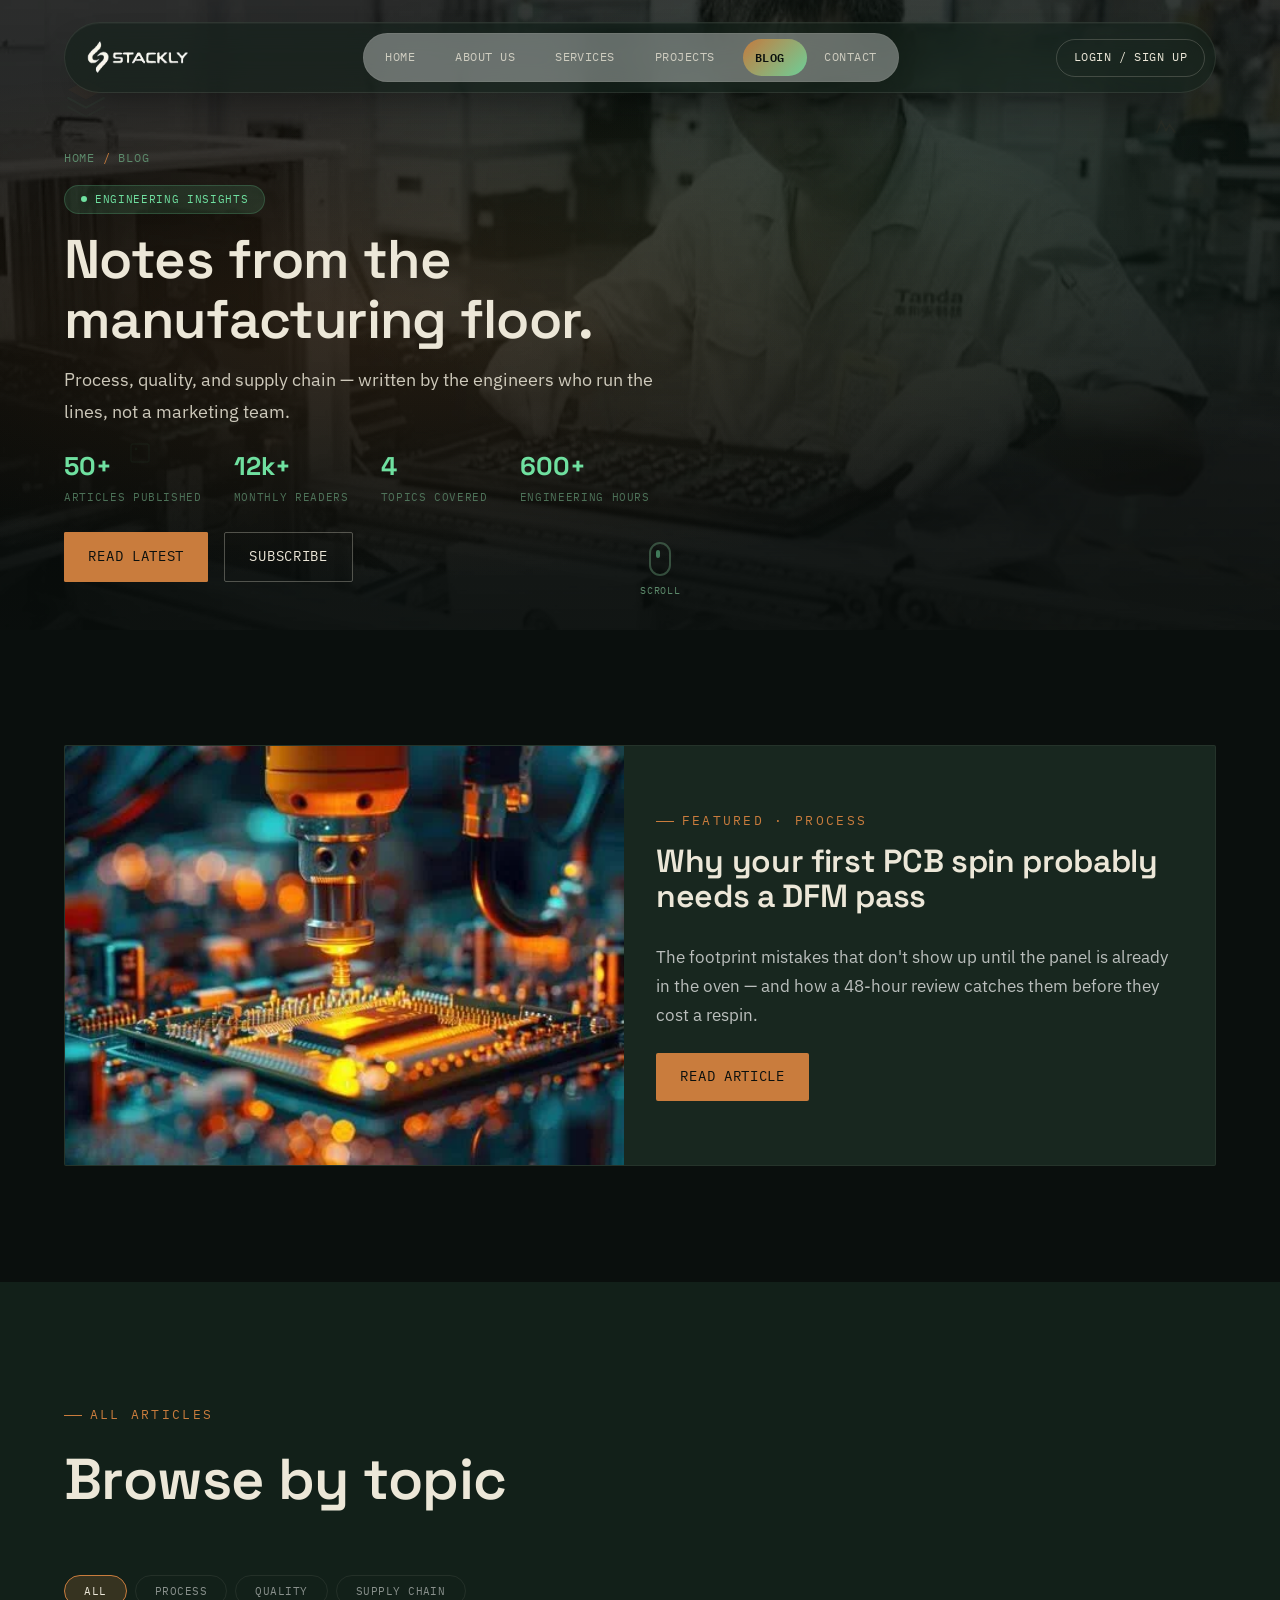
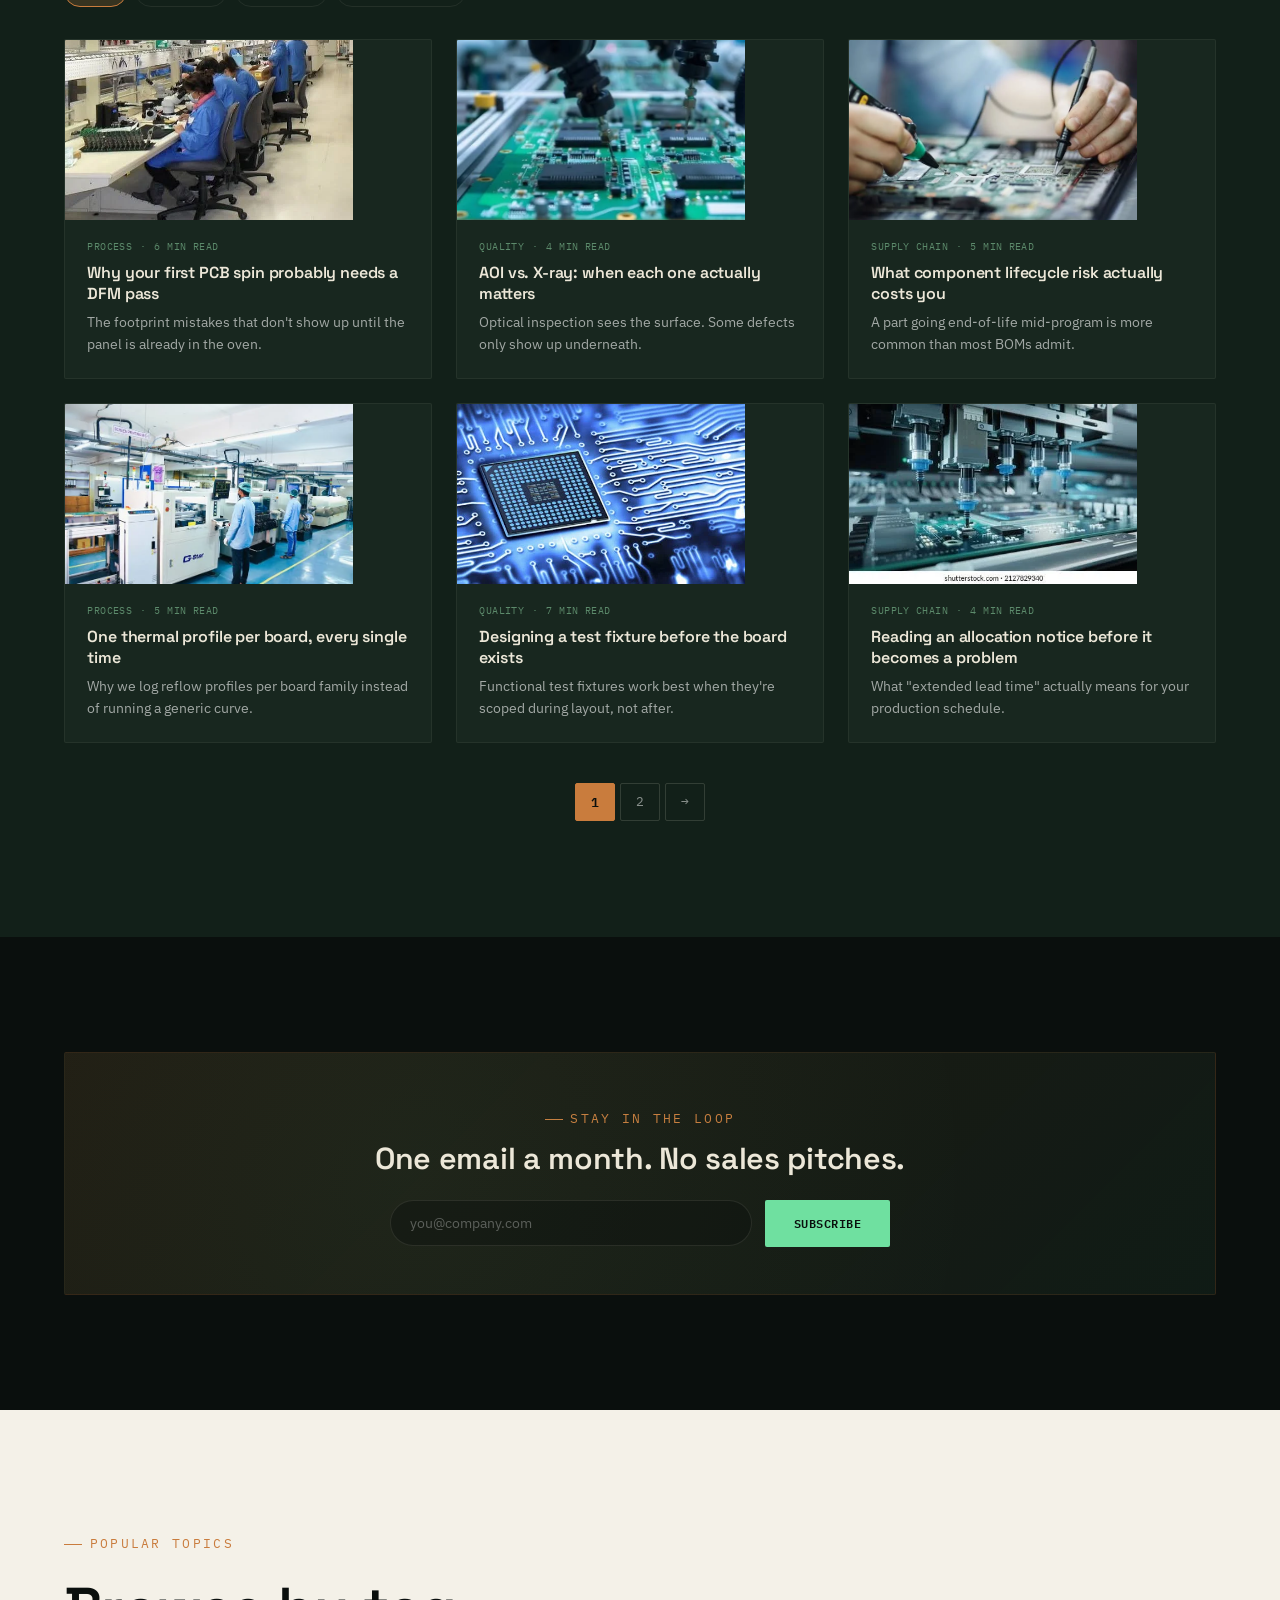
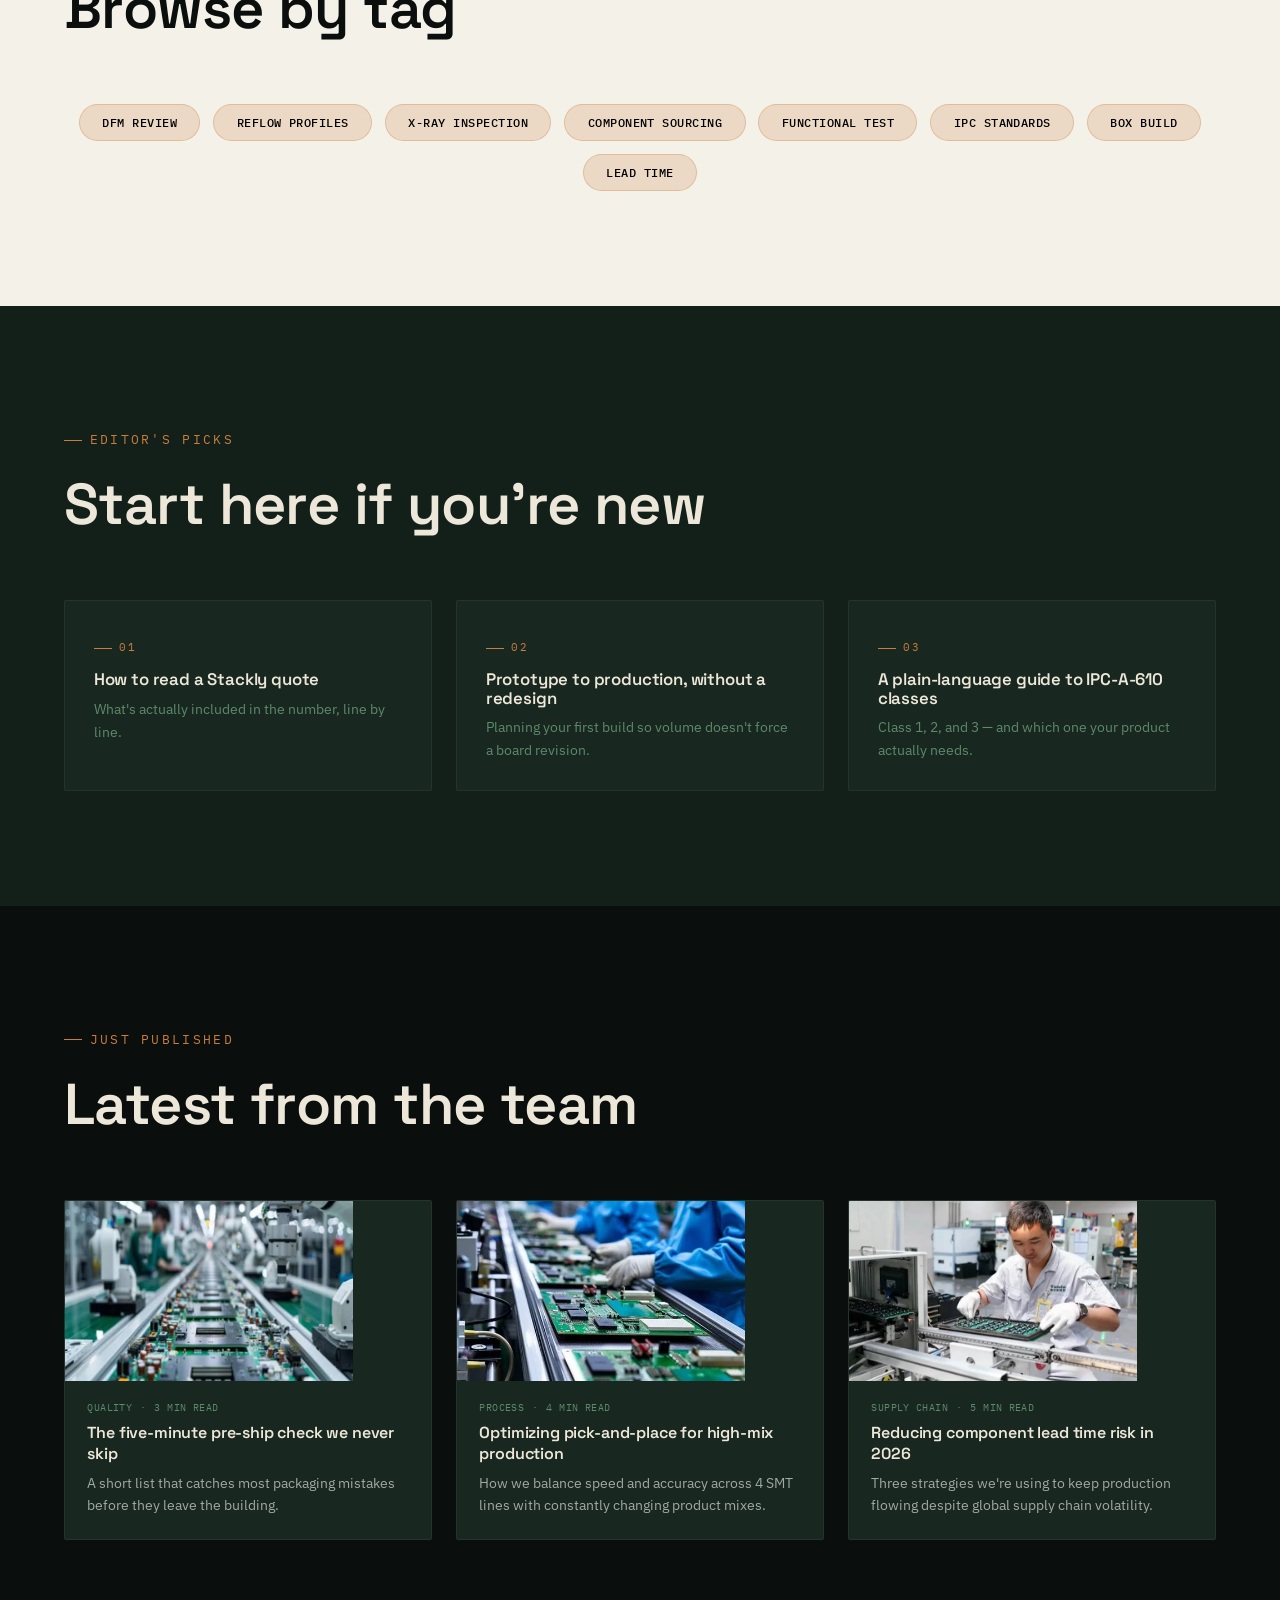
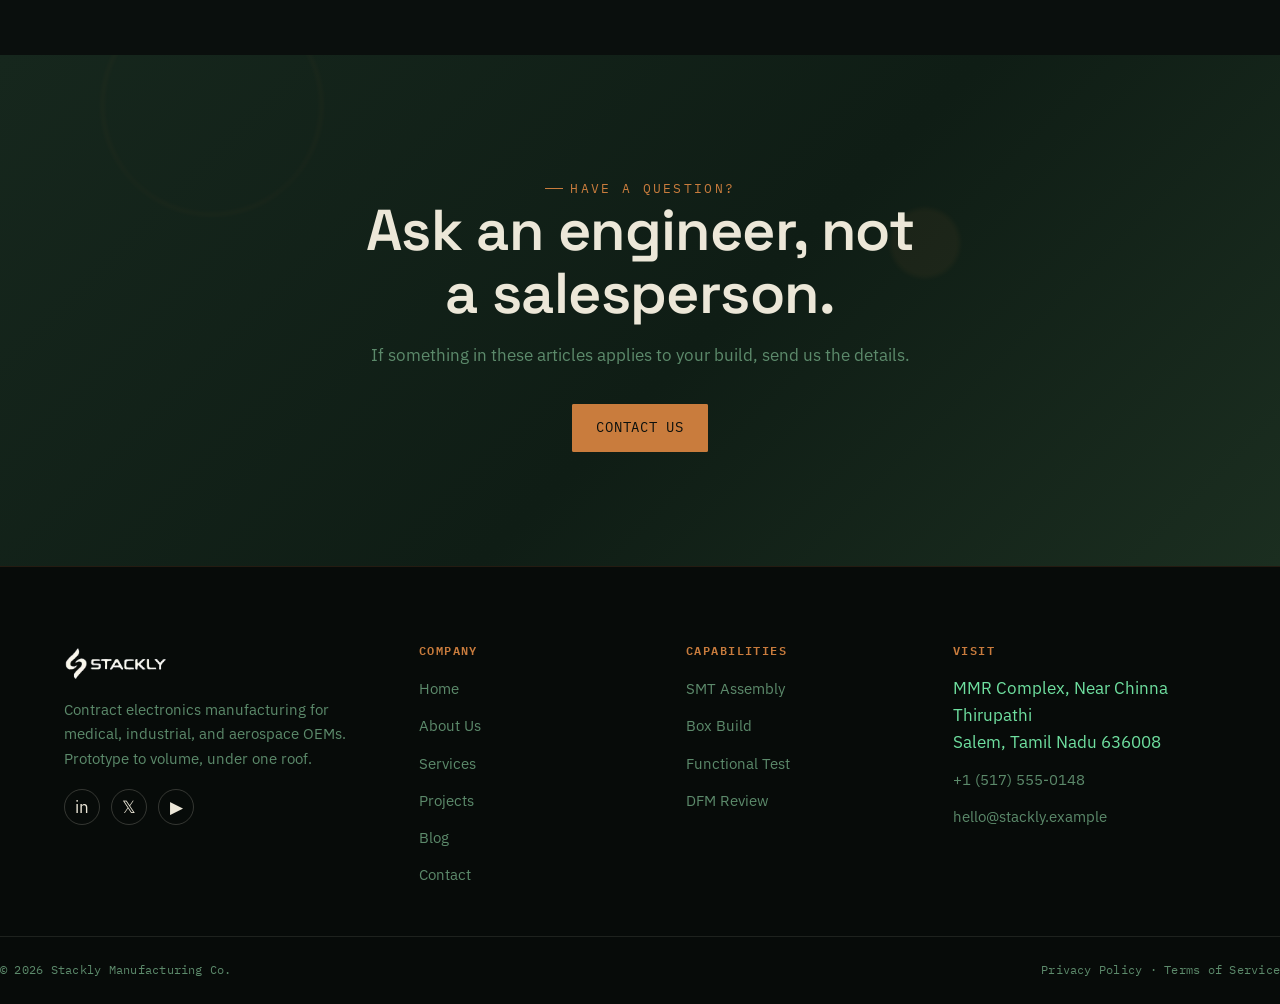
<file: pages/blog.html>
<!DOCTYPE html>
<html lang="en">
<head>
<meta charset="UTF-8">
<meta name="viewport" content="width=device-width, initial-scale=1.0">
<title>Blog — Stackly Mfg.</title>
<meta name="description" content="Notes on PCB assembly, quality inspection, and supply chain from the Stackly engineering team.">
<link href="https://fonts.googleapis.com/css2?family=Space+Grotesk:wght@500;600;700&family=IBM+Plex+Sans:wght@400;500;600&family=IBM+Plex+Mono:wght@400;500&display=swap" rel="stylesheet">
<link rel="stylesheet" href="../css/tokens.css">
<link rel="stylesheet" href="../css/base.css">
<link rel="stylesheet" href="../css/header-footer.css">
<link rel="stylesheet" href="../css/inner-pages.css">
<link rel="stylesheet" href="../css/home.css">
<link rel="stylesheet" href="../css/blog.css">
<style>
    /* ===== ADDITIONAL BLOG STYLES ===== */
    .page-banner--blog {
        position: relative;
        overflow: hidden;
    }

    .page-banner__particles {
        position: absolute;
        inset: 0;
        pointer-events: none;
        z-index: 1;
    }

    .particle {
        position: absolute;
        width: 6px;
        height: 6px;
        background: var(--signal-green, #6FE0A0);
        border-radius: 50%;
        opacity: 0.4;
        animation: particleFloat 6s ease-in-out infinite;
    }

    @keyframes particleFloat {
        0%, 100% { transform: translateY(0) scale(1); opacity: 0.4; }
        50% { transform: translateY(-30px) scale(1.5); opacity: 0.8; }
    }

    .page-banner__floaters {
        position: absolute;
        inset: 0;
        pointer-events: none;
        z-index: 1;
        overflow: hidden;
    }

    .floater {
        position: absolute;
        opacity: 0.15;
        animation: floaterDrift 20s ease-in-out infinite;
    }

    .floater--1 {
        width: 40px;
        top: 15%;
        left: 8%;
        animation-delay: 0s;
    }

    .floater--2 {
        width: 30px;
        bottom: 20%;
        right: 10%;
        animation-delay: -5s;
    }

    .floater--3 {
        width: 35px;
        top: 50%;
        left: 85%;
        animation-delay: -10s;
    }

    @keyframes floaterDrift {
        0%, 100% { transform: translate(0, 0) rotate(0deg); }
        25% { transform: translate(20px, -30px) rotate(10deg); }
        50% { transform: translate(-10px, 20px) rotate(-5deg); }
        75% { transform: translate(15px, 10px) rotate(8deg); }
    }

    .page-banner__badge {
        display: inline-flex;
        align-items: center;
        gap: 0.5rem;
        background: rgba(111, 224, 160, 0.12);
        padding: 0.3rem 1rem;
        border-radius: 999px;
        font-family: var(--font-mono, monospace);
        font-size: 0.7rem;
        color: var(--signal-green, #6FE0A0);
        margin-bottom: 1rem;
    }

    .badge-dot {
        width: 6px;
        height: 6px;
        border-radius: 50%;
        background: var(--signal-green, #6FE0A0);
        animation: dotPulse 1.5s ease-in-out infinite;
    }

    @keyframes dotPulse {
        0%, 100% { opacity: 1; transform: scale(1); }
        50% { opacity: 0.3; transform: scale(0.6); }
    }

    .page-banner__stats {
        display: flex;
        gap: 2rem;
        flex-wrap: wrap;
        margin: 1.5rem 0;
    }

    .stat-item {
        text-align: center;
    }

    .stat-item strong {
        display: block;
        font-family: var(--font-display, 'Space Grotesk', sans-serif);
        font-size: 1.6rem;
        color: var(--signal-green, #6FE0A0);
        line-height: 1.2;
    }

    .stat-item span {
        font-size: 0.7rem;
        color: var(--line-green, #5C8A6B);
        font-family: var(--font-mono, monospace);
        text-transform: uppercase;
        letter-spacing: 0.04em;
    }

    .page-banner__actions {
        display: flex;
        gap: 1rem;
        flex-wrap: wrap;
        margin-top: 0.5rem;
    }

    .btn--pulse {
        animation: btnPulse 2.5s ease-in-out infinite;
    }

    @keyframes btnPulse {
        0%, 100% { box-shadow: 0 0 0 0 rgba(111, 224, 160, 0.4); }
        50% { box-shadow: 0 0 0 12px rgba(111, 224, 160, 0); }
    }

    .scroll-cue {
        position: absolute;
        bottom: 2rem;
        left: 50%;
        transform: translateX(-50%);
        display: flex;
        flex-direction: column;
        align-items: center;
        gap: 0.4rem;
        color: var(--line-green, #5C8A6B);
        font-family: var(--font-mono, monospace);
        font-size: 0.6rem;
        text-transform: uppercase;
        letter-spacing: 0.08em;
        opacity: 0.6;
        z-index: 2;
    }

    .scroll-cue__mouse {
        display: block;
        width: 22px;
        height: 34px;
        border: 2px solid var(--line-green, #5C8A6B);
        border-radius: 999px;
        position: relative;
        opacity: 0.5;
    }

    .scroll-cue__dot {
        display: block;
        width: 4px;
        height: 8px;
        background: var(--signal-green, #6FE0A0);
        border-radius: 999px;
        position: absolute;
        top: 6px;
        left: 50%;
        transform: translateX(-50%);
        animation: scrollDot 2s ease-in-out infinite;
    }

    @keyframes scrollDot {
        0%, 100% { transform: translateX(-50%) translateY(0); opacity: 1; }
        50% { transform: translateX(-50%) translateY(14px); opacity: 0.2; }
    }

    /* ===== FEATURED POST ===== */
    .featured-post {
        display: grid;
        grid-template-columns: 1fr 1fr;
        gap: 2rem;
        background: var(--pine-soft, #18271F);
        border-radius: var(--radius, 12px);
        overflow: hidden;
        border: 1px solid rgba(236, 231, 216, 0.06);
    }

    .featured-post__media {
        overflow: hidden;
        min-height: 280px;
    }

    .featured-post__media img {
        width: 100%;
        height: 100%;
        object-fit: cover;
        transition: transform 0.6s var(--ease-out, cubic-bezier(0.16, 1, 0.3, 1));
    }

    .featured-post:hover .featured-post__media img {
        transform: scale(1.04);
    }

    .featured-post__body {
        padding: 2rem 2rem 2rem 0;
        display: flex;
        flex-direction: column;
        justify-content: center;
    }

    .featured-post__body .eyebrow {
        color: var(--copper, #C97C3D);
    }

    .featured-post__body p {
        color: rgba(255, 255, 255, 0.7);
        margin-bottom: 1.5rem;
        line-height: 1.7;
    }

    /* ===== FILTER BAR ===== */
    .filter-bar {
        display: flex;
        gap: 0.5rem;
        flex-wrap: wrap;
        margin-bottom: 2rem;
    }

    .filter-pill {
        padding: 0.5rem 1.2rem;
        border-radius: 999px;
        border: 1px solid rgba(236, 231, 216, 0.08);
        background: transparent;
        color: rgba(255, 255, 255, 0.5);
        font-family: var(--font-mono, monospace);
        font-size: 0.7rem;
        text-transform: uppercase;
        letter-spacing: 0.04em;
        cursor: pointer;
        transition: all 0.3s var(--ease-out, cubic-bezier(0.16, 1, 0.3, 1));
    }

    .filter-pill:hover {
        color: var(--cream, #ECE7D8);
        border-color: rgba(201, 124, 61, 0.3);
    }

    .filter-pill.is-active {
        background: rgba(201, 124, 61, 0.2);
        border-color: var(--copper, #C97C3D);
        color: var(--cream, #ECE7D8);
    }

    /* ===== BLOG GRID ===== */
    .blog-grid {
        display: grid;
        grid-template-columns: repeat(3, 1fr);
        gap: 1.5rem;
        margin-top: 1.5rem;
    }

    .blog-card {
        background: var(--pine-soft, #18271F);
        border-radius: var(--radius, 12px);
        overflow: hidden;
        border: 1px solid rgba(236, 231, 216, 0.06);
        transition: all 0.4s var(--ease-out, cubic-bezier(0.16, 1, 0.3, 1));
        text-decoration: none;
        color: inherit;
        display: block;
    }

    .blog-card:hover {
        transform: translateY(-6px);
        border-color: rgba(201, 124, 61, 0.25);
        box-shadow: 0 16px 40px -14px rgba(0, 0, 0, 0.6);
    }

    .blog-card__media {
        overflow: hidden;
        height: 180px;
    }

    .blog-card__media img {
        width: 100%;
        height: 100%;
        object-fit: cover;
        transition: transform 0.5s var(--ease-out, cubic-bezier(0.16, 1, 0.3, 1));
    }

    .blog-card:hover .blog-card__media img {
        transform: scale(1.05);
    }

    .blog-card__body {
        padding: 1.2rem 1.4rem 1.4rem;
    }

    .blog-card__meta {
        display: flex;
        align-items: center;
        gap: 0.5rem;
        font-family: var(--font-mono, monospace);
        font-size: 0.6rem;
        color: var(--line-green, #5C8A6B);
        text-transform: uppercase;
        letter-spacing: 0.04em;
        margin-bottom: 0.5rem;
    }

    .blog-card__body h4 {
        font-family: var(--font-display, 'Space Grotesk', sans-serif);
        font-size: 1rem;
        margin-bottom: 0.5rem;
        color: var(--cream, #ECE7D8);
        line-height: 1.3;
    }

    .blog-card__body p {
        font-size: 0.85rem;
        color: rgba(255, 255, 255, 0.6);
        line-height: 1.6;
        margin: 0;
    }

    /* ===== PAGINATION ===== */
    .pagination {
        display: flex;
        gap: 0.3rem;
        justify-content: center;
        margin-top: 2.5rem;
    }

    .pagination span,
    .pagination a {
        display: inline-flex;
        align-items: center;
        justify-content: center;
        min-width: 38px;
        height: 38px;
        padding: 0 0.8rem;
        border-radius: var(--radius, 8px);
        font-family: var(--font-mono, monospace);
        font-size: 0.8rem;
        color: rgba(255, 255, 255, 0.5);
        transition: all 0.3s var(--ease-out, cubic-bezier(0.16, 1, 0.3, 1));
        text-decoration: none;
    }

    .pagination span.is-active {
        background: var(--copper, #C97C3D);
        color: var(--ink, #0A0F0D);
        font-weight: 600;
    }

    .pagination a:hover {
        background: rgba(201, 124, 61, 0.15);
        color: var(--cream, #ECE7D8);
    }

    /* ===== NEWSLETTER ===== */
    .newsletter-box {
        background: linear-gradient(135deg, rgba(201, 124, 61, 0.12), rgba(111, 224, 160, 0.06));
        border-radius: var(--radius, 12px);
        padding: 3rem;
        text-align: center;
        border: 1px solid rgba(201, 124, 61, 0.12);
        position: relative;
        overflow: hidden;
    }

    .newsletter-box::before {
        content: '';
        position: absolute;
        inset: 0;
        background: radial-gradient(circle at 30% 50%, rgba(111, 224, 160, 0.05), transparent 70%);
        pointer-events: none;
    }

    .newsletter-box h2 {
        position: relative;
        z-index: 1;
    }

    .newsletter-form {
        display: flex;
        gap: 0.8rem;
        max-width: 500px;
        margin: 1.5rem auto 0;
        position: relative;
        z-index: 1;
    }

    .newsletter-form input {
        flex: 1;
        padding: 0.8rem 1.2rem;
        border-radius: 999px;
        border: 1px solid rgba(236, 231, 216, 0.1);
        background: rgba(10, 15, 13, 0.4);
        color: var(--cream, #ECE7D8);
        font-family: var(--font-body, 'IBM Plex Sans', sans-serif);
        font-size: 0.9rem;
        outline: none;
        transition: border-color 0.3s var(--ease-out, cubic-bezier(0.16, 1, 0.3, 1));
    }

    .newsletter-form input:focus {
        border-color: var(--signal-green, #6FE0A0);
    }

    .newsletter-form input::placeholder {
        color: rgba(255, 255, 255, 0.3);
    }

    .newsletter-form .btn {
        white-space: nowrap;
        padding: 0.8rem 1.8rem;
        font-family: var(--font-mono, monospace);
        font-size: 0.75rem;
        text-transform: uppercase;
        letter-spacing: 0.04em;
        cursor: pointer;
        transition: all 0.3s var(--ease-out, cubic-bezier(0.16, 1, 0.3, 1));
    }

    .newsletter-form .btn--primary {
        background: var(--signal-green, #6FE0A0);
        color: var(--ink, #0A0F0D);
        font-weight: 600;
        border: none;
    }

    .newsletter-form .btn--primary:hover {
        background: #5cd090;
        transform: translateY(-2px);
        box-shadow: 0 8px 30px rgba(111, 224, 160, 0.25);
    }

    /* ===== TAG CLOUD - FORCED VISIBILITY FIX ===== */
    .tag-cloud {
        display: flex;
        flex-wrap: wrap;
        gap: 0.8rem;
        justify-content: center;
        margin-top: 0.5rem;
    }

    .tag-cloud a {
        display: inline-block;
        padding: 0.5rem 1.4rem;
        border-radius: 999px;
        background: rgba(201, 124, 61, 0.2) !important;
        border: 1px solid rgba(201, 124, 61, 0.3) !important;
        color: #000000 !important;
        font-family: var(--font-mono, monospace);
        font-size: 0.75rem;
        font-weight: 500;
        text-decoration: none;
        transition: all 0.3s var(--ease-out, cubic-bezier(0.16, 1, 0.3, 1));
    }

    .tag-cloud a:hover {
        background: rgba(201, 124, 61, 0.35) !important;
        border-color: var(--copper, #C97C3D) !important;
        color: #000000 !important;
        transform: translateY(-2px);
        box-shadow: 0 4px 20px rgba(201, 124, 61, 0.2);
    }

    /* ===== GRID UTILITY ===== */
    .grid--3 {
        display: grid;
        grid-template-columns: repeat(3, 1fr);
        gap: 1.5rem;
    }

    .info-card {
        background: var(--pine-soft, #18271F);
        border-radius: var(--radius, 12px);
        padding: 1.8rem;
        border: 1px solid rgba(236, 231, 216, 0.06);
        transition: all 0.4s var(--ease-out, cubic-bezier(0.16, 1, 0.3, 1));
        text-decoration: none;
        color: inherit;
    }

    .info-card:hover {
        transform: translateY(-4px);
        border-color: rgba(111, 224, 160, 0.2);
        box-shadow: 0 12px 32px -12px rgba(0, 0, 0, 0.4);
    }

    .info-card .eyebrow {
        font-size: 0.7rem;
        color: var(--copper, #C97C3D);
    }

    /* ===== RESPONSIVE ===== */
    @media (max-width: 1024px) {
        .blog-grid {
            grid-template-columns: repeat(2, 1fr);
        }
        .grid--3 {
            grid-template-columns: repeat(2, 1fr);
        }
    }

    @media (max-width: 880px) {
        .featured-post {
            grid-template-columns: 1fr;
        }
        .featured-post__body {
            padding: 1.5rem;
        }
        .featured-post__media {
            min-height: 200px;
        }
        .page-banner__stats {
            gap: 1rem;
        }
        .stat-item strong {
            font-size: 1.2rem;
        }
        .page-banner__floaters {
            display: none;
        }
        .scroll-cue {
            display: none;
        }
    }

    @media (max-width: 768px) {
        .blog-grid {
            grid-template-columns: 1fr;
        }
        .grid--3 {
            grid-template-columns: 1fr;
        }
        .newsletter-form {
            flex-direction: column;
        }
        .newsletter-box {
            padding: 2rem 1.5rem;
        }
        .page-banner__stats {
            justify-content: center;
        }
    }

    @media (max-width: 480px) {
        .filter-bar {
            justify-content: center;
        }
        .pagination span,
        .pagination a {
            min-width: 32px;
            height: 32px;
            font-size: 0.7rem;
        }
        .tag-cloud a {
            padding: 0.35rem 0.9rem;
            font-size: 0.6rem;
        }
    }
</style>
</head>
<body>

<a href="#main" class="vh">Skip to content</a>

<header class="site-header">
  <div class="site-header__inner">
    <a href="../index.html" class="brand">
      <img src="../logo.webp" alt="Stackly Logo" class="logo-img">
    </a>
    <nav class="nav-main">
      <span class="nav-indicator" aria-hidden="true"></span>
      <a href="../index.html" data-nav="index.html">Home</a>
      <a href="about.html" data-nav="about.html">About Us</a>
      <a href="services.html" data-nav="services.html">Services</a>
      <a href="projects.html" data-nav="projects.html">Projects</a>
      <a href="blog.html" data-nav="blog.html" class="is-active">Blog</a>
      <a href="contact.html" data-nav="contact.html">Contact</a>
      <a href="../login.html" class="mobile-login-btn">Login / Sign Up</a>
    </nav>
    <div class="header-cta">
      <a href="../login.html" class="btn btn--ghost btn--login">Login / Sign Up</a>
      <button class="nav-toggle" aria-label="Toggle menu" aria-expanded="false"><span></span><span></span><span></span></button>
    </div>
  </div>
</header>

<main id="main">

  <!-- 1. ENHANCED PAGE BANNER / HERO -->
  <section class="page-banner page-banner--blog">
    <div class="page-banner__bg">
      <img src="../images/4.webp" alt="Engineer writing notes at a workbench">
    </div>
    
    <!-- Animated particles -->
    <div class="page-banner__particles" aria-hidden="true">
      <span class="particle" style="top:15%;left:10%;animation-delay:0s;"></span>
      <span class="particle" style="top:25%;left:85%;animation-delay:1.2s;"></span>
      <span class="particle" style="top:65%;left:5%;animation-delay:2.5s;"></span>
      <span class="particle" style="top:75%;left:90%;animation-delay:0.8s;"></span>
      <span class="particle" style="top:45%;left:50%;animation-delay:1.8s;"></span>
      <span class="particle" style="top:10%;left:45%;animation-delay:3.2s;"></span>
      <span class="particle" style="top:85%;left:35%;animation-delay:0.4s;"></span>
      <span class="particle" style="top:50%;left:20%;animation-delay:2.1s;"></span>
    </div>

    <!-- Decorative floating shapes -->
    <div class="page-banner__floaters" aria-hidden="true">
      <svg class="floater floater--1" viewBox="0 0 32 32" fill="none">
        <path d="M16 3L29 10L16 17L3 10L16 3Z" fill="#C97C3D"/>
        <path d="M3 16L16 23L29 16" stroke="#6FE0A0" stroke-width="1.6" stroke-linecap="round" stroke-linejoin="round"/>
        <path d="M3 22.5L16 29.5L29 22.5" stroke="#6FE0A0" stroke-width="1.6" stroke-linecap="round" stroke-linejoin="round" opacity="0.5"/>
      </svg>
      <svg class="floater floater--2" viewBox="0 0 24 24" fill="none" stroke="#6FE0A0" stroke-width="1.4">
        <rect x="3" y="3" width="18" height="18" rx="2"/>
        <circle cx="8" cy="8" r="1.4" fill="#6FE0A0" stroke="none"/>
      </svg>
      <svg class="floater floater--3" viewBox="0 0 24 24" fill="none" stroke="#C97C3D" stroke-width="1.4">
        <path d="M4 17l4-10 4 8 3-5 5 7"/>
      </svg>
    </div>

    <div class="page-banner__inner">
      <nav class="breadcrumb"><a href="../index.html">Home</a> <span>/</span> Blog</nav>
      
      <!-- Hero badge -->
      <div class="page-banner__badge">
        <span class="badge-dot"></span>
        Engineering Insights
      </div>
      
      <h1>Notes from the manufacturing floor.</h1>
      <p class="page-banner__lede">Process, quality, and supply chain — written by the engineers who run the lines, not a marketing team.</p>
      
      <!-- Enhanced stats strip -->
      <div class="page-banner__stats">
        <div class="stat-item">
          <strong>50+</strong>
          <span>Articles Published</span>
        </div>
        <div class="stat-item">
          <strong>12k+</strong>
          <span>Monthly Readers</span>
        </div>
        <div class="stat-item">
          <strong>4</strong>
          <span>Topics Covered</span>
        </div>
        <div class="stat-item">
          <strong>600+</strong>
          <span>Engineering Hours</span>
        </div>
      </div>

      <div class="page-banner__actions">
        <a href="../404.html" class="btn btn--primary btn--pulse">Read Latest</a>
        <a href="../404.html" class="btn btn--ghost">Subscribe</a>
      </div>
    </div>

    <div class="scroll-cue"><span class="scroll-cue__mouse"><span class="scroll-cue__dot"></span></span>Scroll</div>
  </section>

  <!-- 2. FEATURED POST -->
  <section class="section" id="featured-post">
    <div class="container">
      <div class="featured-post reveal-up">
        <div class="featured-post__media"><img src="../images/5.webp" alt="Close up of SMT placement head"></div>
        <div class="featured-post__body">
          <span class="eyebrow">Featured · Process</span>
          <h2 style="font-size:clamp(1.5rem,3vw,2rem);margin:0.8rem 0">Why your first PCB spin probably needs a DFM pass</h2>
          <p>The footprint mistakes that don't show up until the panel is already in the oven — and how a 48-hour review catches them before they cost a respin.</p>
          <a href="../404.html" class="btn btn--primary" style="width:fit-content">Read Article</a>
        </div>
      </div>
    </div>
  </section>

  <!-- 3. FILTER + POST GRID -->
  <section class="section section--pine">
    <div class="container">
      <div class="section-head reveal-up"><span class="eyebrow">All Articles</span><h2>Browse by topic</h2></div>
      <div class="filter-bar">
        <button class="filter-pill is-active" data-filter="all">All</button>
        <button class="filter-pill" data-filter="process">Process</button>
        <button class="filter-pill" data-filter="quality">Quality</button>
        <button class="filter-pill" data-filter="supply">Supply Chain</button>
      </div>
      <div class="blog-grid reveal-stagger">
        <a href="../404.html" class="blog-card" data-cat="process">
          <div class="blog-card__media"><img src="../images/6.webp" alt="SMT placement head"></div>
          <div class="blog-card__body"><div class="blog-card__meta"><span>Process</span><span>·</span><span>6 min read</span></div><h4>Why your first PCB spin probably needs a DFM pass</h4><p>The footprint mistakes that don't show up until the panel is already in the oven.</p></div>
        </a>
        <a href="../404.html" class="blog-card" data-cat="quality">
          <div class="blog-card__media"><img src="../images/7.webp" alt="Inspector reviewing a board"></div>
          <div class="blog-card__body"><div class="blog-card__meta"><span>Quality</span><span>·</span><span>4 min read</span></div><h4>AOI vs. X-ray: when each one actually matters</h4><p>Optical inspection sees the surface. Some defects only show up underneath.</p></div>
        </a>
        <a href="../404.html" class="blog-card" data-cat="supply">
          <div class="blog-card__media"><img src="../images/8.webp" alt="Component reels staged for kitting"></div>
          <div class="blog-card__body"><div class="blog-card__meta"><span>Supply Chain</span><span>·</span><span>5 min read</span></div><h4>What component lifecycle risk actually costs you</h4><p>A part going end-of-life mid-program is more common than most BOMs admit.</p></div>
        </a>
        <a href="../404.html" class="blog-card" data-cat="process">
          <div class="blog-card__media"><img src="../images/9.webp" alt="Reflow oven thermal profile"></div>
          <div class="blog-card__body"><div class="blog-card__meta"><span>Process</span><span>·</span><span>5 min read</span></div><h4>One thermal profile per board, every single time</h4><p>Why we log reflow profiles per board family instead of running a generic curve.</p></div>
        </a>
        <a href="../404.html" class="blog-card" data-cat="quality">
          <div class="blog-card__media"><img src="../images/10.webp" alt="Functional test fixture"></div>
          <div class="blog-card__body"><div class="blog-card__meta"><span>Quality</span><span>·</span><span>7 min read</span></div><h4>Designing a test fixture before the board exists</h4><p>Functional test fixtures work best when they're scoped during layout, not after.</p></div>
        </a>
        <a href="../404.html" class="blog-card" data-cat="supply">
          <div class="blog-card__media"><img src="../images/11.webp" alt="Component allocation chart"></div>
          <div class="blog-card__body"><div class="blog-card__meta"><span>Supply Chain</span><span>·</span><span>4 min read</span></div><h4>Reading an allocation notice before it becomes a problem</h4><p>What "extended lead time" actually means for your production schedule.</p></div>
        </a>
      </div>
      <div class="pagination">
        <span class="is-active">1</span>
        <a href="../404.html">2</a>
        <a href="../404.html">→</a>
      </div>
    </div>
  </section>

  <!-- 4. NEWSLETTER - UPDATED WITH VALIDATION + REDIRECT -->
  <section class="section" id="newsletter">
    <div class="container">
      <div class="newsletter-box reveal-up">
        <span class="eyebrow" style="justify-content:center">Stay In The Loop</span>
        <h2 style="margin-top:0.8rem;font-size:clamp(1.4rem,2.6vw,1.9rem)">One email a month. No sales pitches.</h2>
        <form class="newsletter-form" id="newsletterForm" novalidate>
          <label class="vh" for="newsletter-email">Email address</label>
          <input type="email" id="newsletter-email" placeholder="you@company.com" required>
          <button type="submit" class="btn btn--primary" id="newsletterBtn">Subscribe</button>
        </form>
        <p id="newsletterMessage" style="margin-top:0.8rem;font-size:0.8rem;color:var(--line-green);display:none;"></p>
      </div>
    </div>
  </section>

  <!-- 5. POPULAR TOPICS - FIXED VISIBILITY WITH !important -->
  <section class="section section--paper">
    <div class="container">
      <div class="section-head reveal-up"><span class="eyebrow">Popular Topics</span><h2>Browse by tag</h2></div>
      <div class="tag-cloud reveal-up">
        <a href="../404.html">DFM Review</a>
        <a href="../404.html">Reflow Profiles</a>
        <a href="../404.html">X-Ray Inspection</a>
        <a href="../404.html">Component Sourcing</a>
        <a href="../404.html">Functional Test</a>
        <a href="../404.html">IPC Standards</a>
        <a href="../404.html">Box Build</a>
        <a href="../404.html">Lead Time</a>
      </div>
    </div>
  </section>

  <!-- 6. EDITOR'S PICKS -->
  <section class="section section--pine">
    <div class="container">
      <div class="section-head reveal-up"><span class="eyebrow">Editor's Picks</span><h2>Start here if you're new</h2></div>
      <div class="grid grid--3 reveal-stagger">
        <a href="../404.html" class="info-card" style="display:block">
          <span class="eyebrow" style="margin-bottom:0.8rem">01</span>
          <h4 style="font-family:var(--font-display);font-size:1.05rem;margin-bottom:0.5rem">How to read a Stackly quote</h4>
          <p style="color:var(--line-green);font-size:0.9rem">What's actually included in the number, line by line.</p>
        </a>
        <a href="../404.html" class="info-card" style="display:block">
          <span class="eyebrow" style="margin-bottom:0.8rem">02</span>
          <h4 style="font-family:var(--font-display);font-size:1.05rem;margin-bottom:0.5rem">Prototype to production, without a redesign</h4>
          <p style="color:var(--line-green);font-size:0.9rem">Planning your first build so volume doesn't force a board revision.</p>
        </a>
        <a href="../404.html" class="info-card" style="display:block">
          <span class="eyebrow" style="margin-bottom:0.8rem">03</span>
          <h4 style="font-family:var(--font-display);font-size:1.05rem;margin-bottom:0.5rem">A plain-language guide to IPC-A-610 classes</h4>
          <p style="color:var(--line-green);font-size:0.9rem">Class 1, 2, and 3 — and which one your product actually needs.</p>
        </a>
      </div>
    </div>
  </section>

  <!-- 7. JUST PUBLISHED -->
  <section class="section">
    <div class="container">
      <div class="section-head reveal-up">
        <span class="eyebrow">Just Published</span>
        <h2>Latest from the team</h2>
      </div>
      <div class="blog-grid reveal-stagger">
        <a href="../404.html" class="blog-card">
          <div class="blog-card__media"><img src="../images/2.webp" alt="Quality engineer at a workstation"></div>
          <div class="blog-card__body">
            <div class="blog-card__meta"><span>Quality</span><span>·</span><span>3 min read</span></div>
            <h4>The five-minute pre-ship check we never skip</h4>
            <p>A short list that catches most packaging mistakes before they leave the building.</p>
          </div>
        </a>
        
        <a href="../404.html" class="blog-card">
          <div class="blog-card__media"><img src="../images/3.webp" alt="SMT placement machine in operation"></div>
          <div class="blog-card__body">
            <div class="blog-card__meta"><span>Process</span><span>·</span><span>4 min read</span></div>
            <h4>Optimizing pick-and-place for high-mix production</h4>
            <p>How we balance speed and accuracy across 4 SMT lines with constantly changing product mixes.</p>
          </div>
        </a>
        
        <a href="../404.html" class="blog-card">
          <div class="blog-card__media"><img src="../images/4.webp" alt="Component inventory management"></div>
          <div class="blog-card__body">
            <div class="blog-card__meta"><span>Supply Chain</span><span>·</span><span>5 min read</span></div>
            <h4>Reducing component lead time risk in 2026</h4>
            <p>Three strategies we're using to keep production flowing despite global supply chain volatility.</p>
          </div>
        </a>
      </div>
    </div>
  </section>

  <!-- 8. CTA -->
  <section class="section cta">
    <span class="cta__shape cta__shape--1"></span>
    <span class="cta__shape cta__shape--3"></span>
    <div class="container cta__inner reveal-up">
      <span class="eyebrow" style="justify-content:center;">Have a Question?</span>
      <h2>Ask an engineer, not a salesperson.</h2>
      <p>If something in these articles applies to your build, send us the details.</p>
      <div class="cta__actions"><a href="../404.html" class="btn btn--primary btn--pulse">Contact Us</a></div>
    </div>
  </section>

</main>

<footer class="site-footer">
  <div class="container footer-top">
    <div class="footer-brand">
      <a href="../index.html" class="brand">
        <img src="../logo.webp" alt="Stackly Logo" class="logo-img">
      </a>
      <p>Contract electronics manufacturing for medical, industrial, and aerospace OEMs. Prototype to volume, under one roof.</p>
      <div class="footer-social">
        <a href="../404.html" aria-label="LinkedIn">in</a>
        <a href="../404.html" aria-label="X / Twitter">𝕏</a>
        <a href="../404.html" aria-label="YouTube">▶</a>
      </div>
    </div>
    <div class="footer-col">
      <h4>Company</h4>
      <ul>
        <li><a href="index.html">Home</a></li>
        <li><a href="about.html">About Us</a></li>
        <li><a href="services.html">Services</a></li>
        <li><a href="projects.html">Projects</a></li>
        <li><a href="blog.html">Blog</a></li>
        <li><a href="contact.html">Contact</a></li>
      </ul>
    </div>
    <div class="footer-col">
      <h4>Capabilities</h4>
      <ul>
        <li><a href="../404.html">SMT Assembly</a></li>
        <li><a href="../404.html">Box Build</a></li>
        <li><a href="../404.html">Functional Test</a></li>
        <li><a href="../404.html">DFM Review</a></li>
      </ul>
    </div>
    <div class="footer-col">
      <h4>Visit</h4>
      <ul>
        <li>MMR Complex, Near Chinna Thirupathi<br>Salem, Tamil Nadu 636008</li>
        <li><a href="../404.html">+1 (517) 555-0148</a></li>
        <li><a href="../404.html">hello@stackly.example</a></li>
      </ul>
    </div>
  </div>
  <div class="container footer-bottom">
    <span>© 2026 Stackly Manufacturing Co.</span>
    <span><a href="../404.html">Privacy Policy</a> · <a href="../404.html">Terms of Service</a></span>
  </div>
</footer>

<script src="../js/main.js"></script>
<script>
  // ===== FILTER FUNCTIONALITY =====
  document.querySelectorAll('.filter-bar .filter-pill').forEach(function(pill){
    pill.addEventListener('click', function(){
      document.querySelectorAll('.filter-bar .filter-pill').forEach(function(p){p.classList.remove('is-active');});
      pill.classList.add('is-active');
      var f = pill.getAttribute('data-filter');
      document.querySelectorAll('.blog-grid .blog-card').forEach(function(card){
        if (!card.hasAttribute('data-cat')) return;
        var show = (f === 'all' || card.getAttribute('data-cat') === f);
        card.style.display = show ? '' : 'none';
      });
    });
  });

  // ===== NEWSLETTER FORM WITH VALIDATION + REDIRECT TO 404 =====
  (function() {
    var form = document.getElementById('newsletterForm');
    var emailInput = document.getElementById('newsletter-email');
    var messageEl = document.getElementById('newsletterMessage');
    var submitBtn = document.getElementById('newsletterBtn');

    if (form) {
      form.addEventListener('submit', function(e) {
        e.preventDefault();

        // Get email value and trim
        var email = emailInput.value.trim();

        // Basic email validation
        var emailRegex = /^[^\s@]+@[^\s@]+\.[^\s@]+$/;
        var isValid = emailRegex.test(email);

        if (!isValid) {
          // Show error message
          messageEl.style.display = 'block';
          messageEl.style.color = '#E06A6A';
          messageEl.textContent = '⚠️ Please enter a valid email address.';
          emailInput.style.borderColor = '#E06A6A';
          return;
        }

        // Valid email - show success message
        messageEl.style.display = 'block';
        messageEl.style.color = 'var(--signal-green, #6FE0A0)';
        messageEl.textContent = '✅ Thanks for subscribing! Redirecting...';
        emailInput.style.borderColor = 'var(--signal-green, #6FE0A0)';
        submitBtn.disabled = true;
        submitBtn.textContent = 'Subscribing...';

        // Redirect to 404 page after 1.2 seconds
        setTimeout(function() {
          window.location.href = '../404.html';
        }, 1200);
      });

      // Clear error state on input
      emailInput.addEventListener('input', function() {
        messageEl.style.display = 'none';
        emailInput.style.borderColor = '';
      });
    }
  })();
</script>
</body>
</html>
</file>
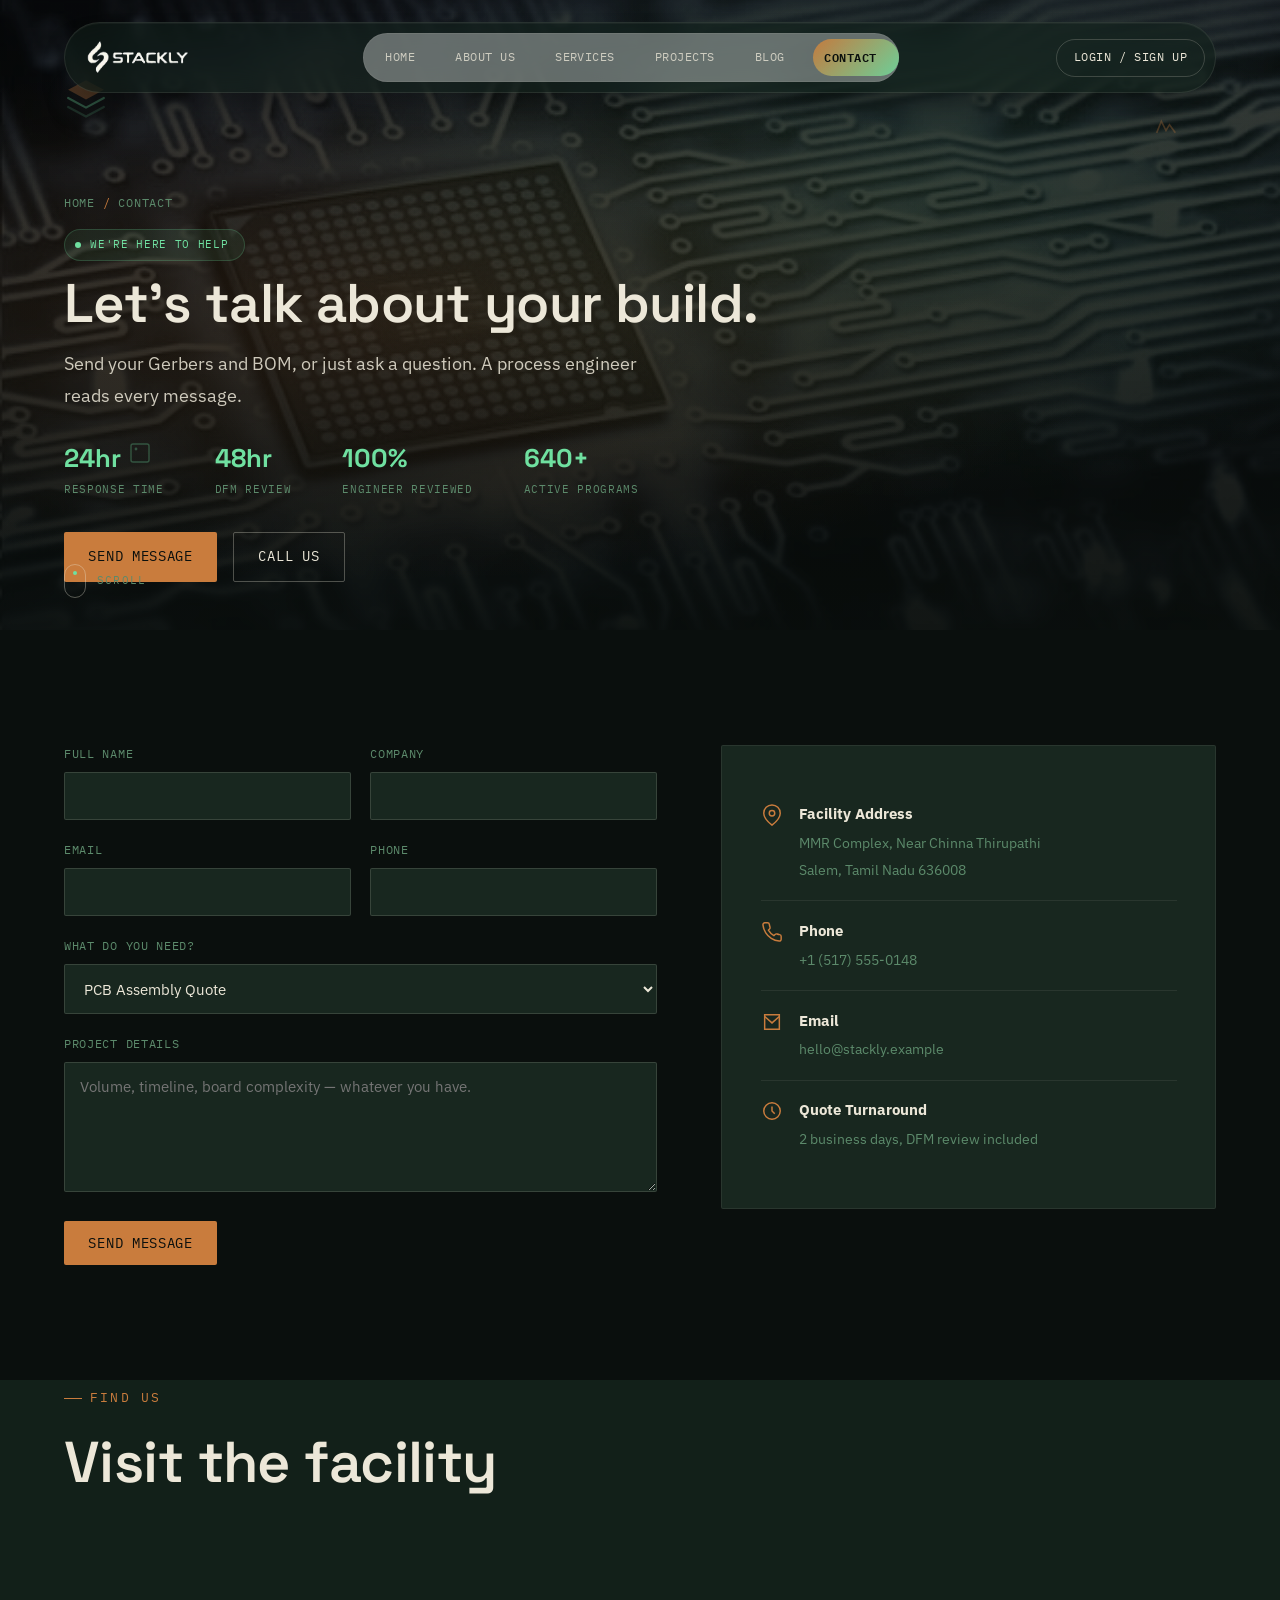
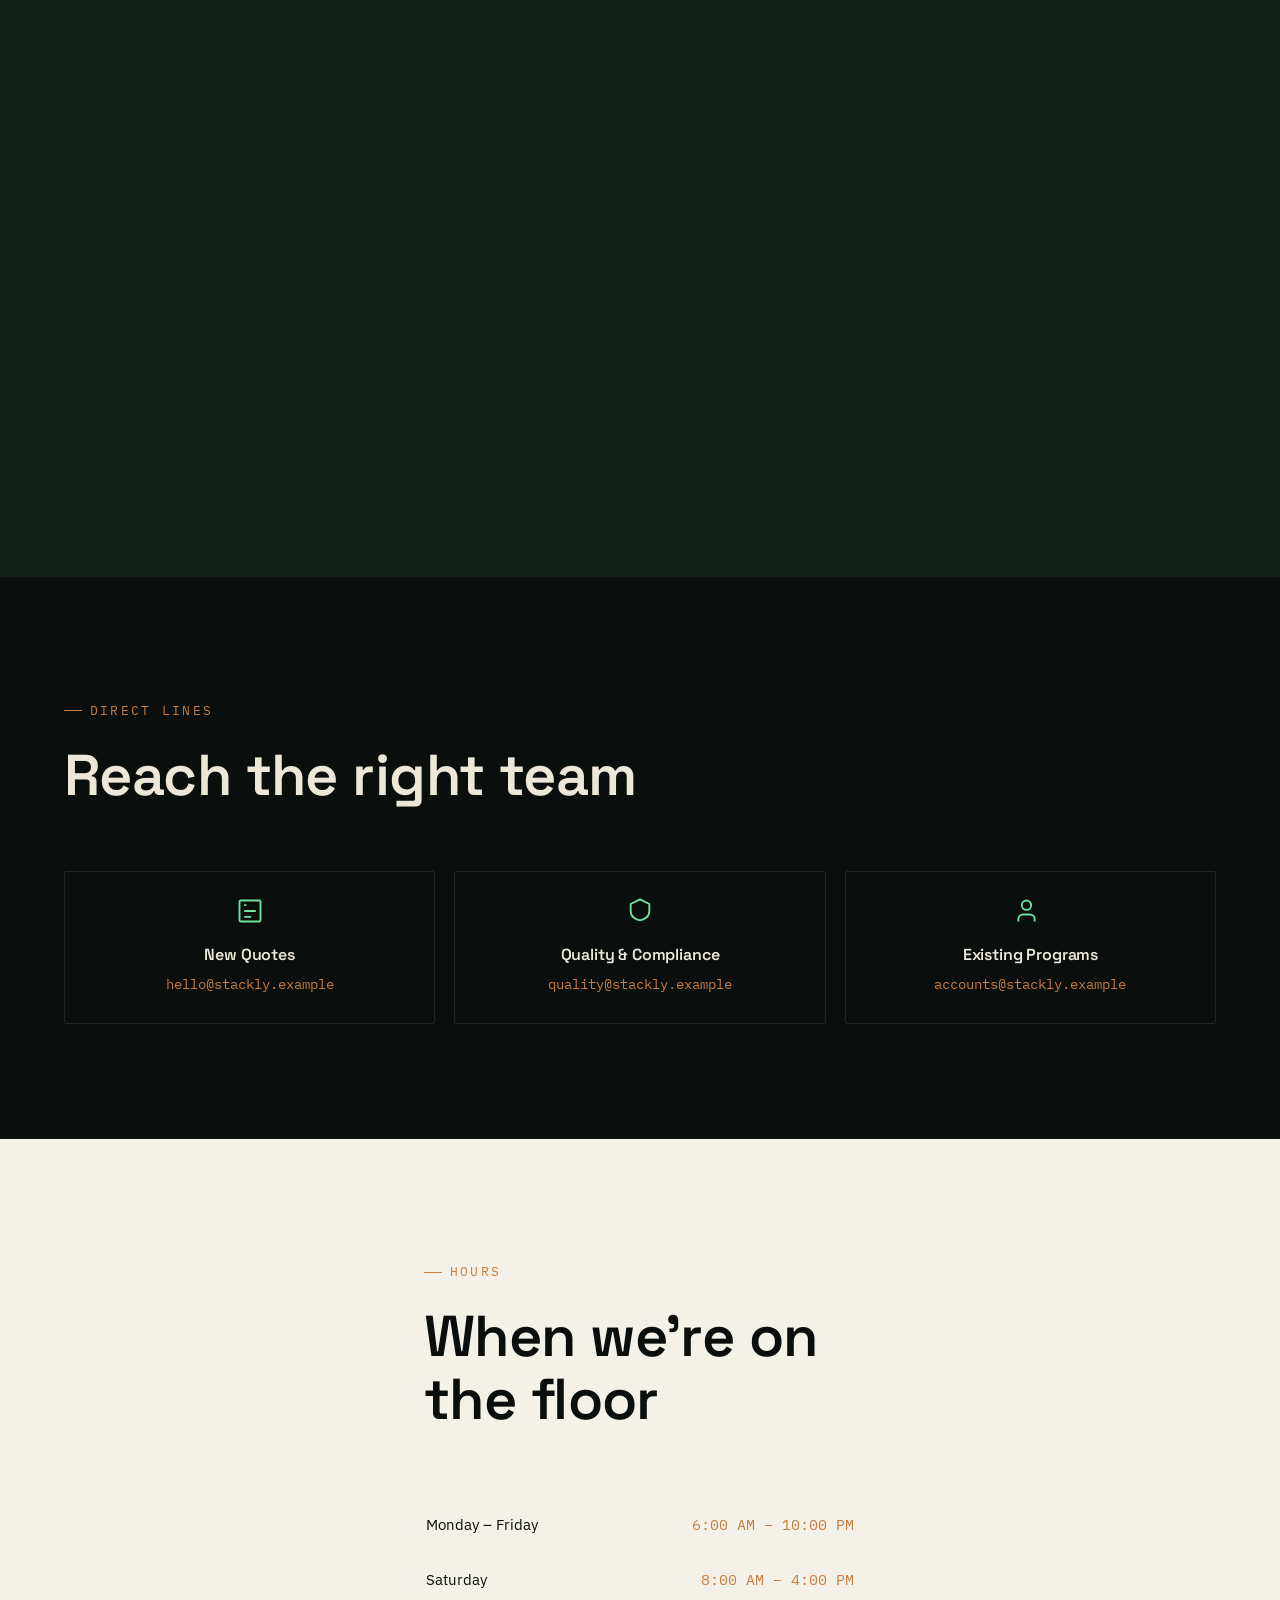
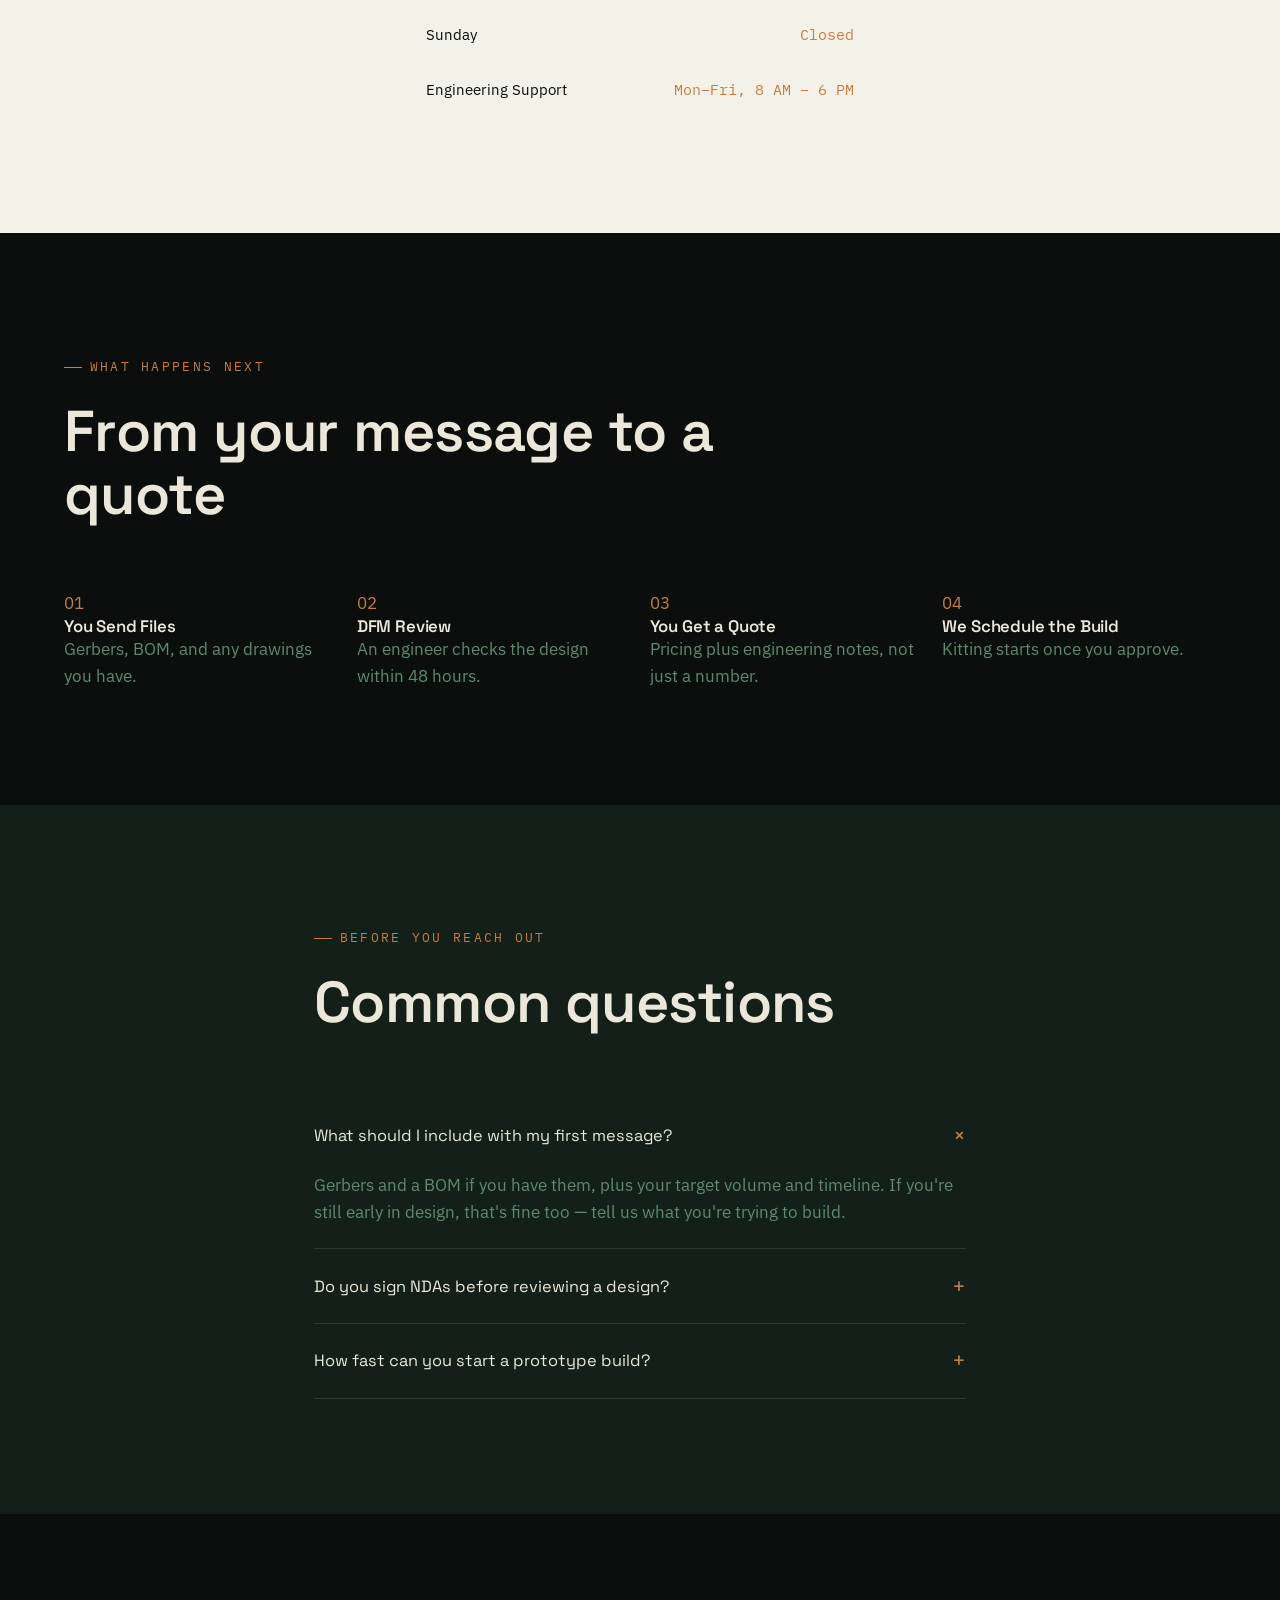
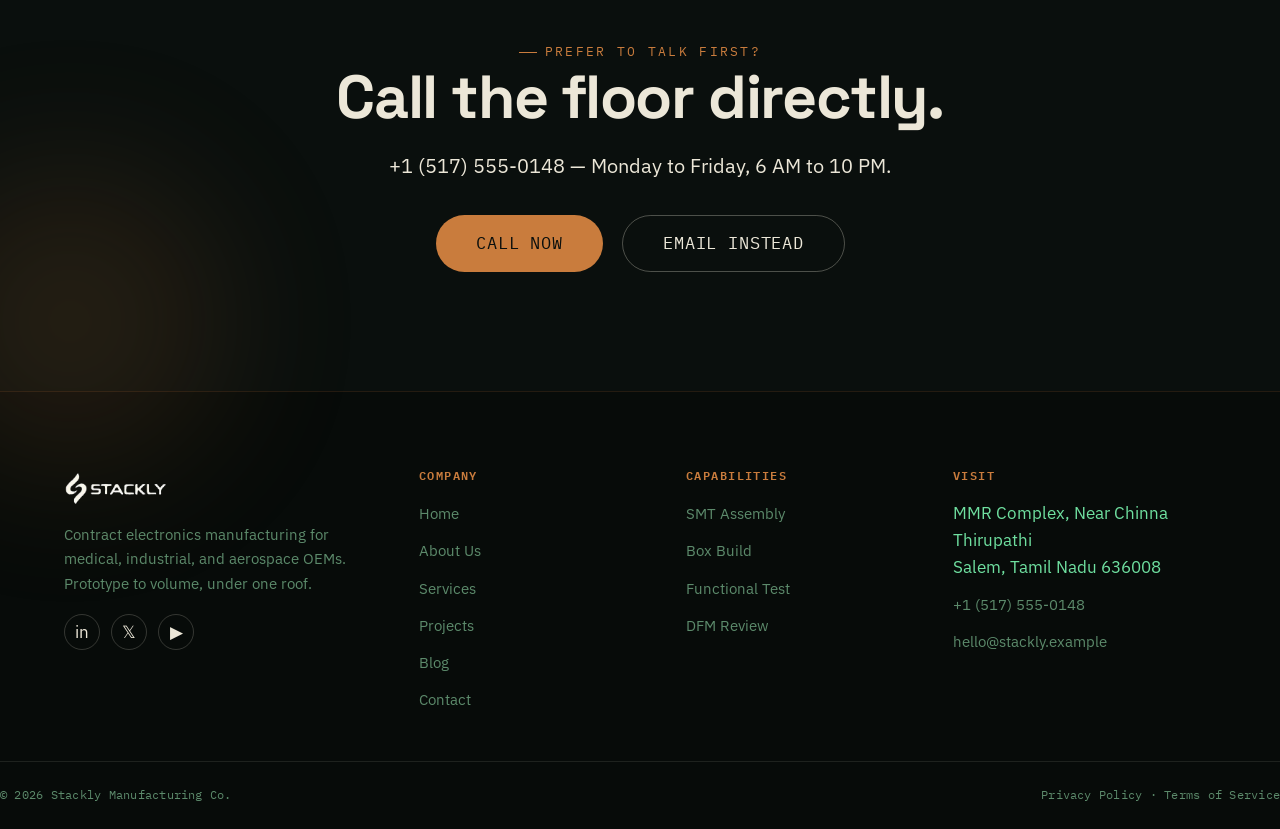
<file: pages/contact.html>
<!DOCTYPE html>
<html lang="en">
<head>
<meta charset="UTF-8">
<meta name="viewport" content="width=device-width, initial-scale=1.0">
<title>Contact — Stackly Mfg.</title>
<meta name="description" content="Request a quote, talk to a process engineer, or visit the Stackly facility in Salem, Tamil Nadu.">
<link href="https://fonts.googleapis.com/css2?family=Space+Grotesk:wght@500;600;700&family=IBM+Plex+Sans:wght@400;500;600&family=IBM+Plex+Mono:wght@400;500&display=swap" rel="stylesheet">
<link rel="stylesheet" href="../css/tokens.css">
<link rel="stylesheet" href="../css/base.css">
<link rel="stylesheet" href="../css/header-footer.css">
<link rel="stylesheet" href="../css/inner-pages.css">
<link rel="stylesheet" href="../css/services.css">
<link rel="stylesheet" href="../css/contact.css">

<!-- Additional inline styles to increase CTA section size -->
<style>
/* Increase CTA section size */
.cta {
  padding: 120px 0;
  position: relative;
  background: var(--surface);
  text-align: center;
  border-top: 1px solid var(--border);
  border-bottom: 1px solid var(--border);
}

.cta__inner {
  max-width: 800px;
  margin: 0 auto;
  position: relative;
  z-index: 2;
}

.cta__inner h2 {
  font-size: clamp(2.4rem, 5vw, 3.8rem);
  font-family: var(--font-display);
  font-weight: 700;
  letter-spacing: -0.02em;
  line-height: 1.15;
  margin-bottom: 1rem;
}

.cta__inner p {
  font-size: 1.25rem;
  color: var(--muted);
  max-width: 600px;
  margin: 0 auto 2rem;
  line-height: 1.7;
}

.cta__actions {
  display: flex;
  gap: 1.2rem;
  justify-content: center;
  flex-wrap: wrap;
}

.cta__actions .btn {
  padding: 14px 40px;
  font-size: 1.05rem;
  border-radius: 50px;
}

.cta__shape {
  position: absolute;
  border-radius: 50%;
  filter: blur(80px);
  opacity: 0.15;
  pointer-events: none;
  z-index: 0;
}

.cta__shape--1 {
  width: 400px;
  height: 400px;
  background: var(--accent);
  top: -100px;
  right: -100px;
}

.cta__shape--2 {
  width: 300px;
  height: 300px;
  background: var(--copper);
  bottom: -80px;
  left: -80px;
}

@media (max-width: 768px) {
  .cta {
    padding: 80px 0;
  }
  
  .cta__inner h2 {
    font-size: 2rem;
  }
  
  .cta__inner p {
    font-size: 1.05rem;
  }
  
  .cta__actions .btn {
    padding: 12px 28px;
    font-size: 0.95rem;
  }
}
</style>
</head>
<body>

<a href="#main" class="vh">Skip to content</a>

<header class="site-header">
  <div class="site-header__inner">
    <a href="../index.html" class="brand">
      <img src="../logo.webp" alt="Stackly Logo" class="logo-img">
    </a>
    <nav class="nav-main">
      <span class="nav-indicator" aria-hidden="true"></span>
      <a href="../index.html" data-nav="index.html">Home</a>
      <a href="about.html" data-nav="about.html">About Us</a>
      <a href="services.html" data-nav="services.html">Services</a>
      <a href="projects.html" data-nav="projects.html">Projects</a>
      <a href="blog.html" data-nav="blog.html">Blog</a>
      <a href="contact.html" data-nav="contact.html" class="is-active">Contact</a>
      <a href="../login.html" class="mobile-login-btn">Login / Sign Up</a>
    </nav>
    <div class="header-cta">
      <a href="../login.html" class="btn btn--ghost btn--login">Login / Sign Up</a>
      <button class="nav-toggle" aria-label="Toggle menu" aria-expanded="false"><span></span><span></span><span></span></button>
    </div>
  </div>
</header>

<main id="main">

  <!-- 1. ENHANCED PAGE BANNER / HERO -->
  <section class="page-banner page-banner--contact">
    <div class="page-banner__bg">
      <img src="../images/10.webp" alt="Stackly facility exterior">
    </div>
    
    <!-- Animated particles -->
    <div class="page-banner__particles" aria-hidden="true">
      <span class="particle" style="top:15%;left:10%;animation-delay:0s;"></span>
      <span class="particle" style="top:25%;left:85%;animation-delay:1.2s;"></span>
      <span class="particle" style="top:65%;left:5%;animation-delay:2.5s;"></span>
      <span class="particle" style="top:75%;left:90%;animation-delay:0.8s;"></span>
      <span class="particle" style="top:45%;left:50%;animation-delay:1.8s;"></span>
      <span class="particle" style="top:10%;left:45%;animation-delay:3.2s;"></span>
      <span class="particle" style="top:85%;left:35%;animation-delay:0.4s;"></span>
      <span class="particle" style="top:50%;left:20%;animation-delay:2.1s;"></span>
    </div>

    <!-- Decorative floating shapes -->
    <div class="page-banner__floaters" aria-hidden="true">
      <svg class="floater floater--1" viewBox="0 0 32 32" fill="none">
        <path d="M16 3L29 10L16 17L3 10L16 3Z" fill="#C97C3D"/>
        <path d="M3 16L16 23L29 16" stroke="#6FE0A0" stroke-width="1.6" stroke-linecap="round" stroke-linejoin="round"/>
        <path d="M3 22.5L16 29.5L29 22.5" stroke="#6FE0A0" stroke-width="1.6" stroke-linecap="round" stroke-linejoin="round" opacity="0.5"/>
      </svg>
      <svg class="floater floater--2" viewBox="0 0 24 24" fill="none" stroke="#6FE0A0" stroke-width="1.4">
        <rect x="3" y="3" width="18" height="18" rx="2"/>
        <circle cx="8" cy="8" r="1.4" fill="#6FE0A0" stroke="none"/>
      </svg>
      <svg class="floater floater--3" viewBox="0 0 24 24" fill="none" stroke="#C97C3D" stroke-width="1.4">
        <path d="M4 17l4-10 4 8 3-5 5 7"/>
      </svg>
    </div>

    <div class="page-banner__inner">
      <nav class="breadcrumb"><a href="../index.html">Home</a> <span>/</span> Contact</nav>
      
      <!-- Hero badge -->
      <div class="page-banner__badge">
        <span class="badge-dot"></span>
        We're Here to Help
      </div>
      
      <h1>Let's talk about your build.</h1>
      <p class="page-banner__lede">Send your Gerbers and BOM, or just ask a question. A process engineer reads every message.</p>
      
      <!-- Enhanced stats strip -->
      <div class="page-banner__stats">
        <div class="stat-item">
          <strong>24hr</strong>
          <span>Response Time</span>
        </div>
        <div class="stat-item">
          <strong>48hr</strong>
          <span>DFM Review</span>
        </div>
        <div class="stat-item">
          <strong>100%</strong>
          <span>Engineer Reviewed</span>
        </div>
        <div class="stat-item">
          <strong>640+</strong>
          <span>Active Programs</span>
        </div>
      </div>

      <div class="page-banner__actions">
        <a href="../404.html" class="btn btn--primary btn--pulse">Send Message</a>
        <a href="../404.html" class="btn btn--ghost">Call Us</a>
      </div>
    </div>

    <div class="scroll-cue"><span class="scroll-cue__mouse"><span class="scroll-cue__dot"></span></span>Scroll</div>
  </section>

  <!-- 2. CONTACT FORM + INFO -->
  <section class="section" id="contact-form">
    <div class="container">
      <div class="contact-grid">
        <form class="reveal-left" id="contactForm" novalidate>
          <div class="form-row">
            <div class="form-field">
              <label for="name">Full Name</label>
              <input type="text" id="name" name="name" required>
            </div>
            <div class="form-field">
              <label for="company">Company</label>
              <input type="text" id="company" name="company">
            </div>
          </div>
          <div class="form-row">
            <div class="form-field">
              <label for="email">Email</label>
              <input type="email" id="email" name="email" required>
            </div>
            <div class="form-field">
              <label for="phone">Phone</label>
              <input type="tel" id="phone" name="phone">
            </div>
          </div>
          <div class="form-field">
            <label for="service">What do you need?</label>
            <select id="service" name="service">
              <option>PCB Assembly Quote</option>
              <option>Box Build / Final Assembly</option>
              <option>DFM Review</option>
              <option>General Question</option>
            </select>
          </div>
          <div class="form-field">
            <label for="message">Project Details</label>
            <textarea id="message" name="message" placeholder="Volume, timeline, board complexity — whatever you have." required></textarea>
          </div>
          <button type="submit" class="btn btn--primary" id="contactSubmitBtn">Send Message</button>
          <p id="contactFormMessage" style="display:none;margin-top:1rem;font-family:var(--font-mono);font-size:0.85rem;"></p>
        </form>

        <div class="reveal-right">
          <div class="contact-info-card">
            <div class="row">
              <svg viewBox="0 0 24 24" fill="none" stroke="currentColor" stroke-width="1.6"><path d="M21 10c0 6-9 13-9 13s-9-7-9-13a9 9 0 1118 0z"/><circle cx="12" cy="10" r="3"/></svg>
              <div><strong>Facility Address</strong><span>MMR Complex, Near Chinna Thirupathi<br>Salem, Tamil Nadu 636008</span></div>
            </div>
            <div class="row">
              <svg viewBox="0 0 24 24" fill="none" stroke="currentColor" stroke-width="1.6"><path d="M22 16.92v3a2 2 0 01-2.18 2 19.79 19.79 0 01-8.63-3.07 19.5 19.5 0 01-6-6 19.79 19.79 0 01-3.07-8.67A2 2 0 014.11 2h3a2 2 0 012 1.72c.13.97.36 1.92.69 2.83a2 2 0 01-.45 2.11L8.09 9.91a16 16 0 006 6l1.27-1.27a2 2 0 012.11-.45c.91.33 1.86.56 2.83.69A2 2 0 0122 16.92z"/></svg>
              <div><strong>Phone</strong><a href="../404.html">+1 (517) 555-0148</a></div>
            </div>
            <div class="row">
              <svg viewBox="0 0 24 24" fill="none" stroke="currentColor" stroke-width="1.6"><path d="M4 4h16v16H4z"/><path d="M4 6l8 7 8-7"/></svg>
              <div><strong>Email</strong><a href="../404.html">hello@stackly.example</a></div>
            </div>
            <div class="row">
              <svg viewBox="0 0 24 24" fill="none" stroke="currentColor" stroke-width="1.6"><circle cx="12" cy="12" r="9"/><path d="M12 7v5l3 3"/></svg>
              <div><strong>Quote Turnaround</strong><span>2 business days, DFM review included</span></div>
            </div>
          </div>
        </div>
      </div>
    </div>
  </section>

  <!-- 3. MAP / LOCATION - Updated to Salem -->
  <section class="section section--pine" style="padding-top:0">
    <div class="container">
      <div class="section-head reveal-up"><span class="eyebrow">Find Us</span><h2>Visit the facility</h2></div>
      <div class="map-embed reveal-up">
        <iframe src="https://maps.google.com/maps?q=Salem,%20Tamil%20Nadu&t=&z=12&ie=UTF8&iwloc=&output=embed" loading="lazy" title="Map showing Stackly facility location in Salem, Tamil Nadu"></iframe>
      </div>
    </div>
  </section>

  <!-- 4. DEPARTMENT CONTACTS -->
  <section class="section">
    <div class="container">
      <div class="section-head reveal-up"><span class="eyebrow">Direct Lines</span><h2>Reach the right team</h2></div>
      <div class="dept-grid reveal-stagger">
        <div class="dept-card">
          <svg viewBox="0 0 24 24" fill="none" stroke="currentColor" stroke-width="1.6"><rect x="3" y="3" width="18" height="18" rx="1"/><path d="M7 7h2M7 12h10M7 17h6"/></svg>
          <h4>New Quotes</h4>
          <a href="../404.html">hello@stackly.example</a>
        </div>
        <div class="dept-card">
          <svg viewBox="0 0 24 24" fill="none" stroke="currentColor" stroke-width="1.6"><path d="M12 2l8 4v6c0 4.5-3.5 7-8 8-4.5-1-8-3.5-8-8V6l8-4z"/></svg>
          <h4>Quality &amp; Compliance</h4>
          <a href="../404.html">quality@stackly.example</a>
        </div>
        <div class="dept-card">
          <svg viewBox="0 0 24 24" fill="none" stroke="currentColor" stroke-width="1.6"><path d="M16 21v-2a4 4 0 00-4-4H6a4 4 0 00-4 4v2"/><circle cx="9" cy="7" r="4"/></svg>
          <h4>Existing Programs</h4>
          <a href="../404.html">accounts@stackly.example</a>
        </div>
      </div>
    </div>
  </section>

  <!-- 5. OFFICE HOURS -->
  <section class="section section--paper">
    <div class="container" style="max-width:560px">
      <div class="section-head reveal-up"><span class="eyebrow">Hours</span><h2>When we're on the floor</h2></div>
      <table class="hours-table reveal-up">
        <tr><td>Monday – Friday</td><td>6:00 AM – 10:00 PM</td></tr>
        <tr><td>Saturday</td><td>8:00 AM – 4:00 PM</td></tr>
        <tr><td>Sunday</td><td>Closed</td></tr>
        <tr><td>Engineering Support</td><td>Mon–Fri, 8 AM – 6 PM</td></tr>
      </table>
    </div>
  </section>

  <!-- 6. QUOTE PROCESS -->
  <section class="section">
    <div class="container">
      <div class="section-head reveal-up"><span class="eyebrow">What Happens Next</span><h2>From your message to a quote</h2></div>
      <div class="quote-steps reveal-stagger">
        <div class="process-step" style="text-align:left;"><div class="process-step__node" style="border-color:var(--copper);color:var(--copper);background:transparent;">01</div><h4 style="color:var(--cream)">You Send Files</h4><p style="color:var(--line-green)">Gerbers, BOM, and any drawings you have.</p></div>
        <div class="process-step" style="text-align:left;"><div class="process-step__node" style="border-color:var(--copper);color:var(--copper);background:transparent;">02</div><h4 style="color:var(--cream)">DFM Review</h4><p style="color:var(--line-green)">An engineer checks the design within 48 hours.</p></div>
        <div class="process-step" style="text-align:left;"><div class="process-step__node" style="border-color:var(--copper);color:var(--copper);background:transparent;">03</div><h4 style="color:var(--cream)">You Get a Quote</h4><p style="color:var(--line-green)">Pricing plus engineering notes, not just a number.</p></div>
        <div class="process-step" style="text-align:left;"><div class="process-step__node" style="border-color:var(--copper);color:var(--copper);background:transparent;">04</div><h4 style="color:var(--cream)">We Schedule the Build</h4><p style="color:var(--line-green)">Kitting starts once you approve.</p></div>
      </div>
    </div>
  </section>

  <!-- 7. FAQ -->
  <section class="section section--pine" id="faq">
    <div class="container" style="max-width:780px;">
      <div class="section-head reveal-up"><span class="eyebrow">Before You Reach Out</span><h2>Common questions</h2></div>
      <div class="reveal-up">
        <div class="faq-item is-open">
          <button class="faq-item__q">What should I include with my first message?</button>
          <div class="faq-item__a"><p>Gerbers and a BOM if you have them, plus your target volume and timeline. If you're still early in design, that's fine too — tell us what you're trying to build.</p></div>
        </div>
        <div class="faq-item">
          <button class="faq-item__q">Do you sign NDAs before reviewing a design?</button>
          <div class="faq-item__a"><p>Yes, we can sign a mutual NDA before you send any files. Just mention it in your message.</p></div>
        </div>
        <div class="faq-item">
          <button class="faq-item__q">How fast can you start a prototype build?</button>
          <div class="faq-item__a"><p>Once a quote is approved and components are in stock, prototype builds typically turn around in 48 hours.</p></div>
        </div>
      </div>
    </div>
  </section>

  <!-- 8. CTA - INCREASED SIZE -->
  <section class="section cta">
    <span class="cta__shape cta__shape--1"></span>
    <span class="cta__shape cta__shape--2"></span>
    <div class="container cta__inner reveal-up">
      <span class="eyebrow" style="justify-content:center;">Prefer to Talk First?</span>
      <h2>Call the floor directly.</h2>
      <p>+1 (517) 555-0148 — Monday to Friday, 6 AM to 10 PM.</p>
      <div class="cta__actions">
        <a href="../404.html" class="btn btn--primary btn--pulse">Call Now</a>
        <a href="../404.html" class="btn btn--ghost">Email Instead</a>
      </div>
    </div>
  </section>

</main>

<footer class="site-footer">
  <div class="container footer-top">
    <div class="footer-brand">
      <a href="../index.html" class="brand">
        <img src="../logo.webp" alt="Stackly Logo" class="logo-img">
      </a>
      <p>Contract electronics manufacturing for medical, industrial, and aerospace OEMs. Prototype to volume, under one roof.</p>
      <div class="footer-social">
        <a href="../404.html" aria-label="LinkedIn">in</a>
        <a href="../404.html" aria-label="X / Twitter">𝕏</a>
        <a href="../404.html" aria-label="YouTube">▶</a>
      </div>
    </div>
    <div class="footer-col">
      <h4>Company</h4>
      <ul>
        <li><a href="index.html">Home</a></li>
        <li><a href="about.html">About Us</a></li>
        <li><a href="services.html">Services</a></li>
        <li><a href="projects.html">Projects</a></li>
        <li><a href="blog.html">Blog</a></li>
        <li><a href="contact.html">Contact</a></li>
      </ul>
    </div>
    <div class="footer-col">
      <h4>Capabilities</h4>
      <ul>
        <li><a href="../404.html">SMT Assembly</a></li>
        <li><a href="../404.html">Box Build</a></li>
        <li><a href="../404.html">Functional Test</a></li>
        <li><a href="../404.html">DFM Review</a></li>
      </ul>
    </div>
    <div class="footer-col">
      <h4>Visit</h4>
      <ul>
        <li>MMR Complex, Near Chinna Thirupathi<br>Salem, Tamil Nadu 636008</li>
        <li><a href="../404.html">+1 (517) 555-0148</a></li>
        <li><a href="../404.html">hello@stackly.example</a></li>
      </ul>
    </div>
  </div>
  <div class="container footer-bottom">
    <span>© 2026 Stackly Manufacturing Co.</span>
    <span><a href="../404.html">Privacy Policy</a> · <a href="../404.html">Terms of Service</a></span>
  </div>
</footer>

<script src="../js/main.js"></script>
<script>
  (function() {
    'use strict';

    var form = document.getElementById('contactForm');
    var nameInput = document.getElementById('name');
    var emailInput = document.getElementById('email');
    var messageInput = document.getElementById('message');
    var submitBtn = document.getElementById('contactSubmitBtn');
    var messageEl = document.getElementById('contactFormMessage');

    if (form) {
      form.addEventListener('submit', function(e) {
        e.preventDefault();

        // Get values and trim
        var name = nameInput.value.trim();
        var email = emailInput.value.trim();
        var message = messageInput.value.trim();

        // Reset styles
        nameInput.style.borderColor = '';
        emailInput.style.borderColor = '';
        messageInput.style.borderColor = '';
        messageEl.style.display = 'none';

        // Validation
        var isValid = true;
        var errorMessages = [];

        if (name === '') {
          isValid = false;
          nameInput.style.borderColor = '#E06A6A';
          errorMessages.push('Please enter your full name.');
        }

        var emailRegex = /^[^\s@]+@[^\s@]+\.[^\s@]+$/;
        if (email === '' || !emailRegex.test(email)) {
          isValid = false;
          emailInput.style.borderColor = '#E06A6A';
          if (email === '') {
            errorMessages.push('Please enter your email address.');
          } else {
            errorMessages.push('Please enter a valid email address.');
          }
        }

        if (message === '') {
          isValid = false;
          messageInput.style.borderColor = '#E06A6A';
          errorMessages.push('Please enter your project details.');
        }

        if (!isValid) {
          messageEl.style.display = 'block';
          messageEl.style.color = '#E06A6A';
          messageEl.textContent = '⚠️ ' + errorMessages.join(' ');
          return;
        }

        // Valid form - show success message and redirect to 404
        messageEl.style.display = 'block';
        messageEl.style.color = 'var(--signal-green, #6FE0A0)';
        messageEl.textContent = '✅ Message sent successfully! Redirecting...';
        submitBtn.disabled = true;
        submitBtn.textContent = 'Sending...';

        // Redirect to 404 page after 1.2 seconds
        setTimeout(function() {
          window.location.href = '../404.html';
        }, 1200);
      });

      // Clear error states on input
      nameInput.addEventListener('input', function() {
        messageEl.style.display = 'none';
        nameInput.style.borderColor = '';
      });

      emailInput.addEventListener('input', function() {
        messageEl.style.display = 'none';
        emailInput.style.borderColor = '';
      });

      messageInput.addEventListener('input', function() {
        messageEl.style.display = 'none';
        messageInput.style.borderColor = '';
      });
    }
  })();
</script>
</body>
</html>
</file>
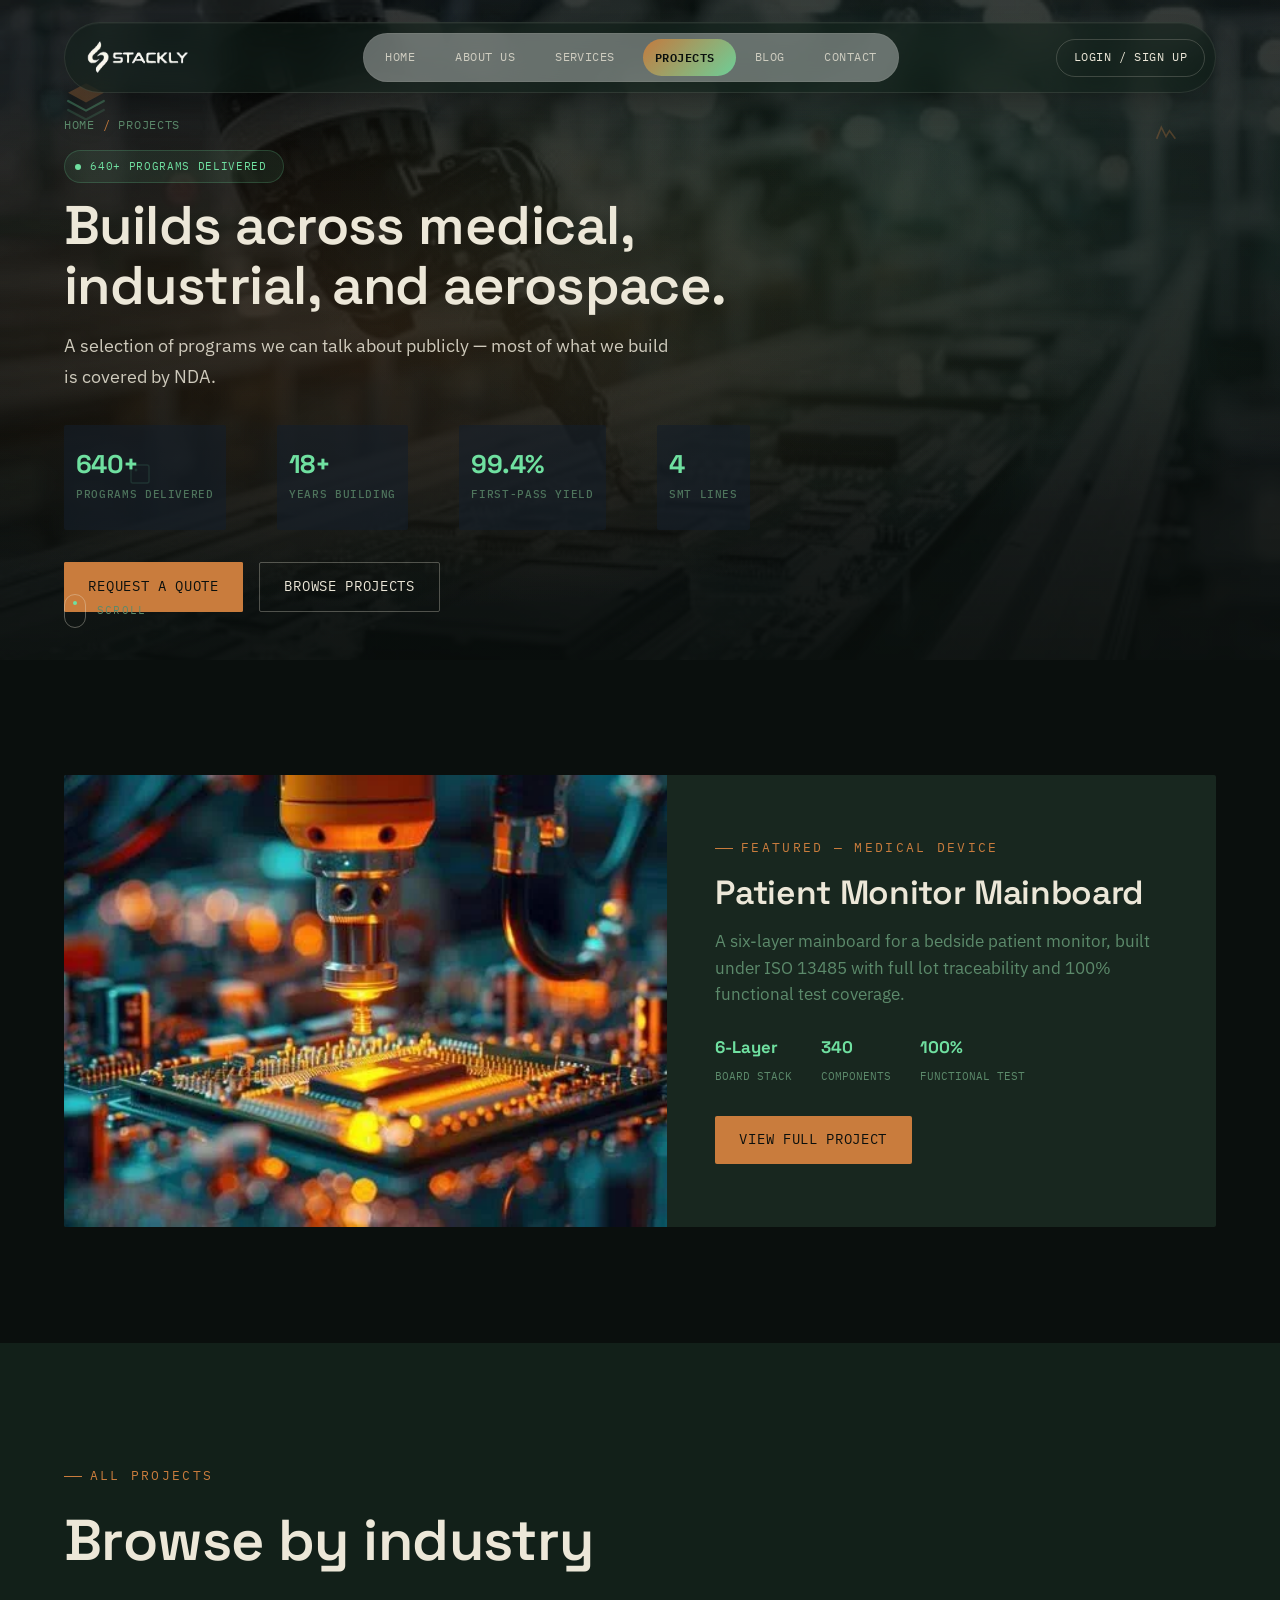
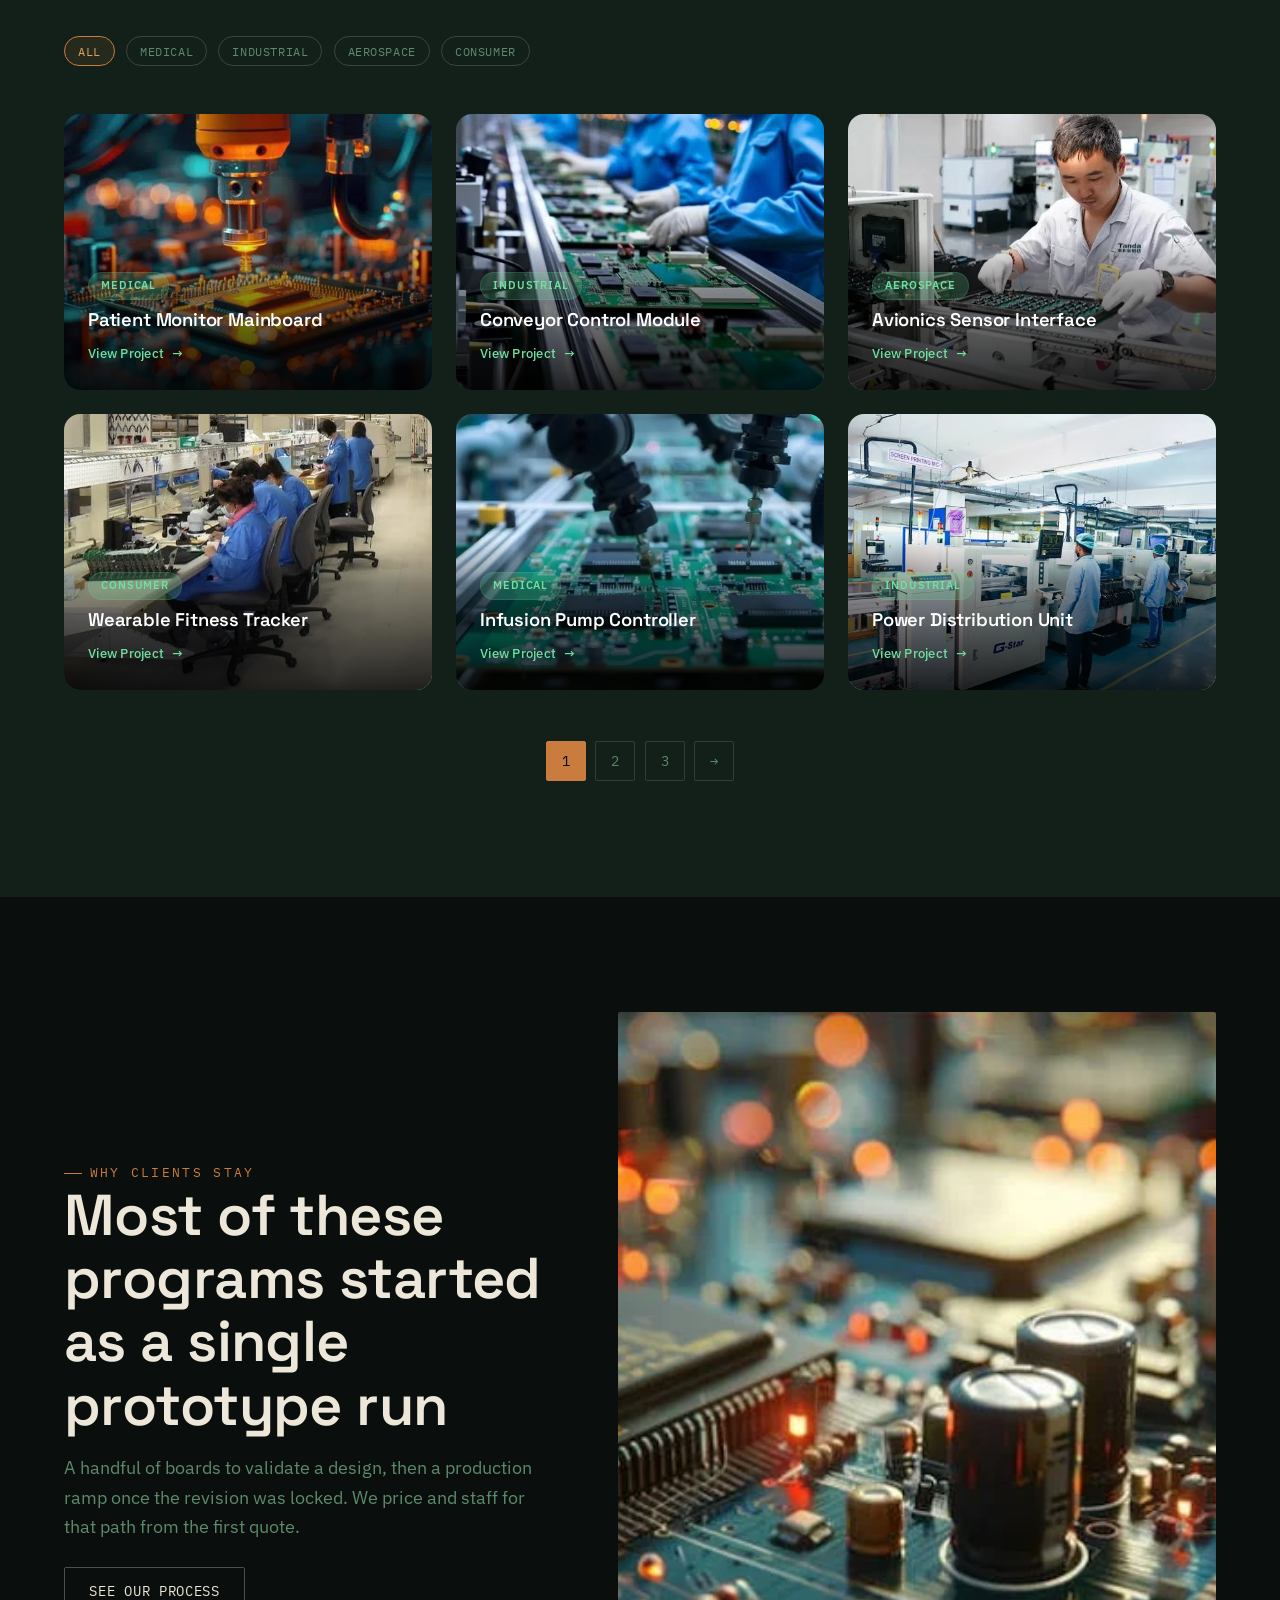
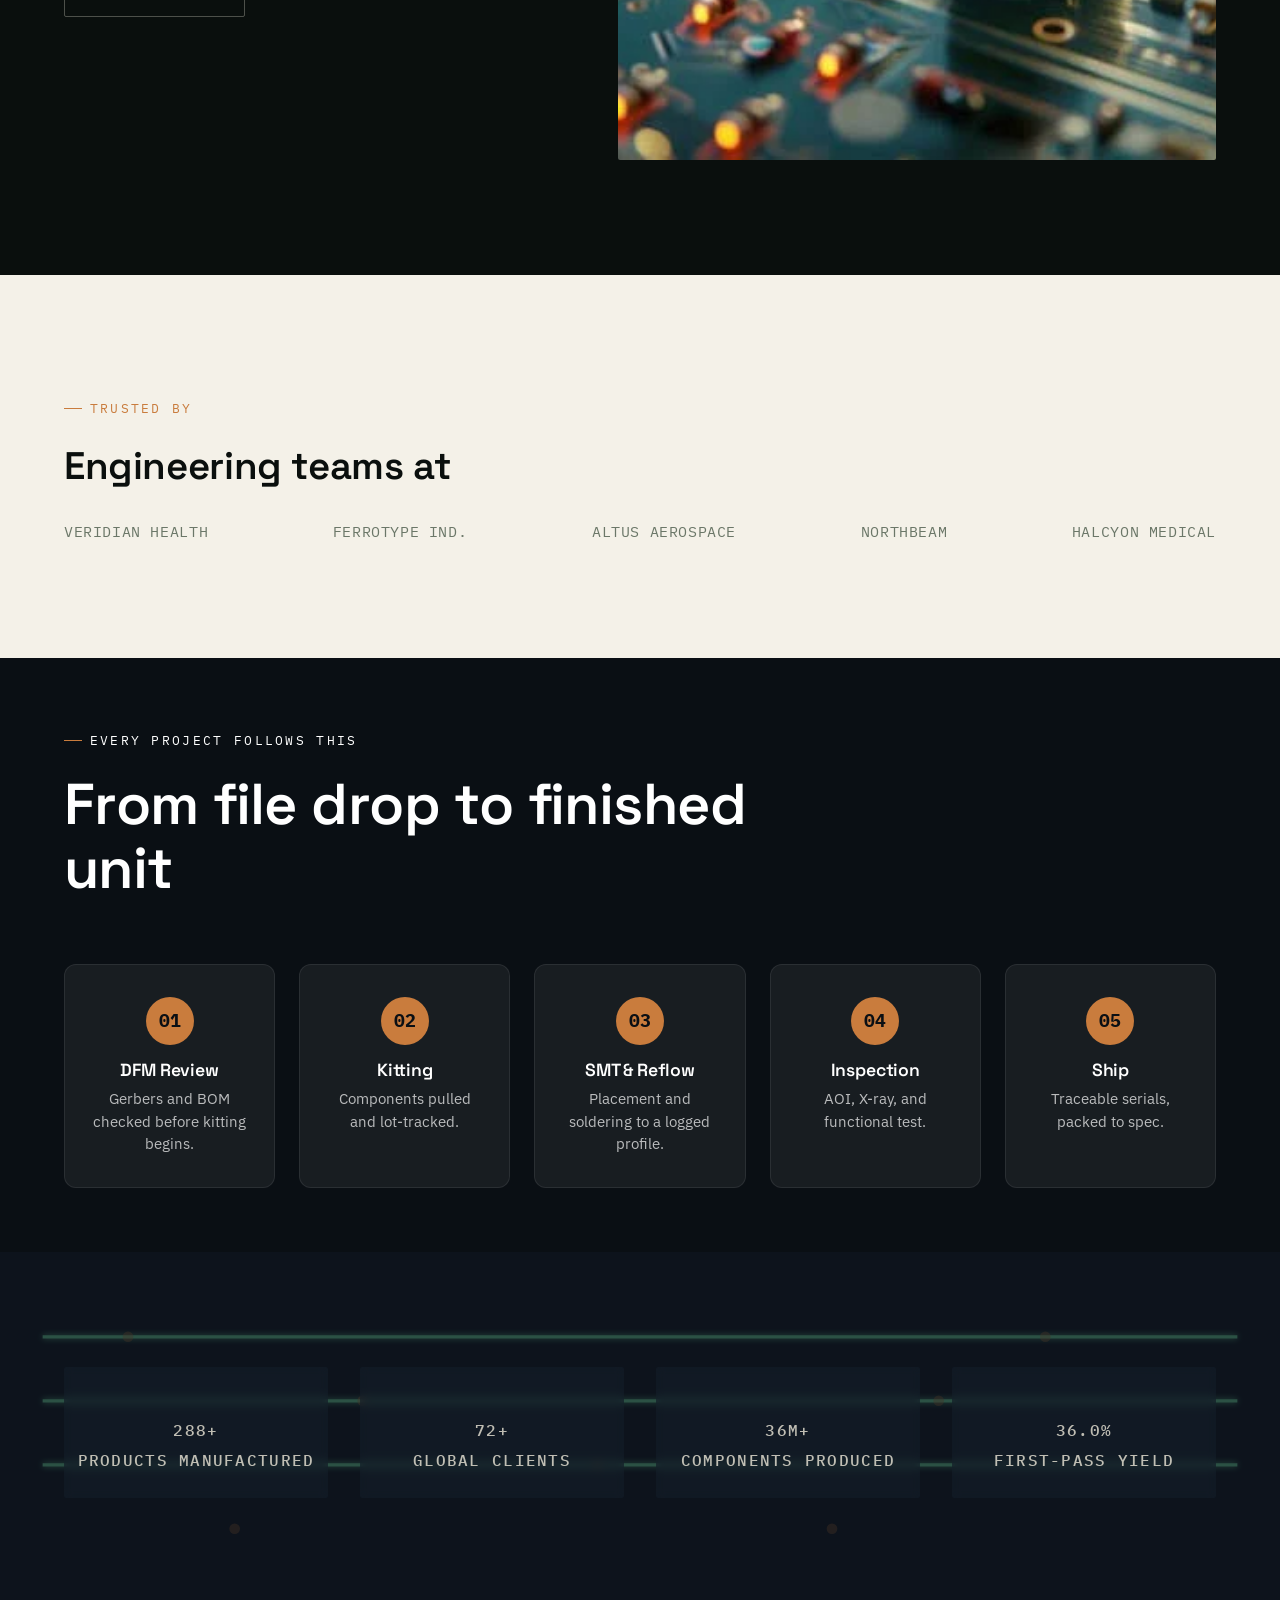
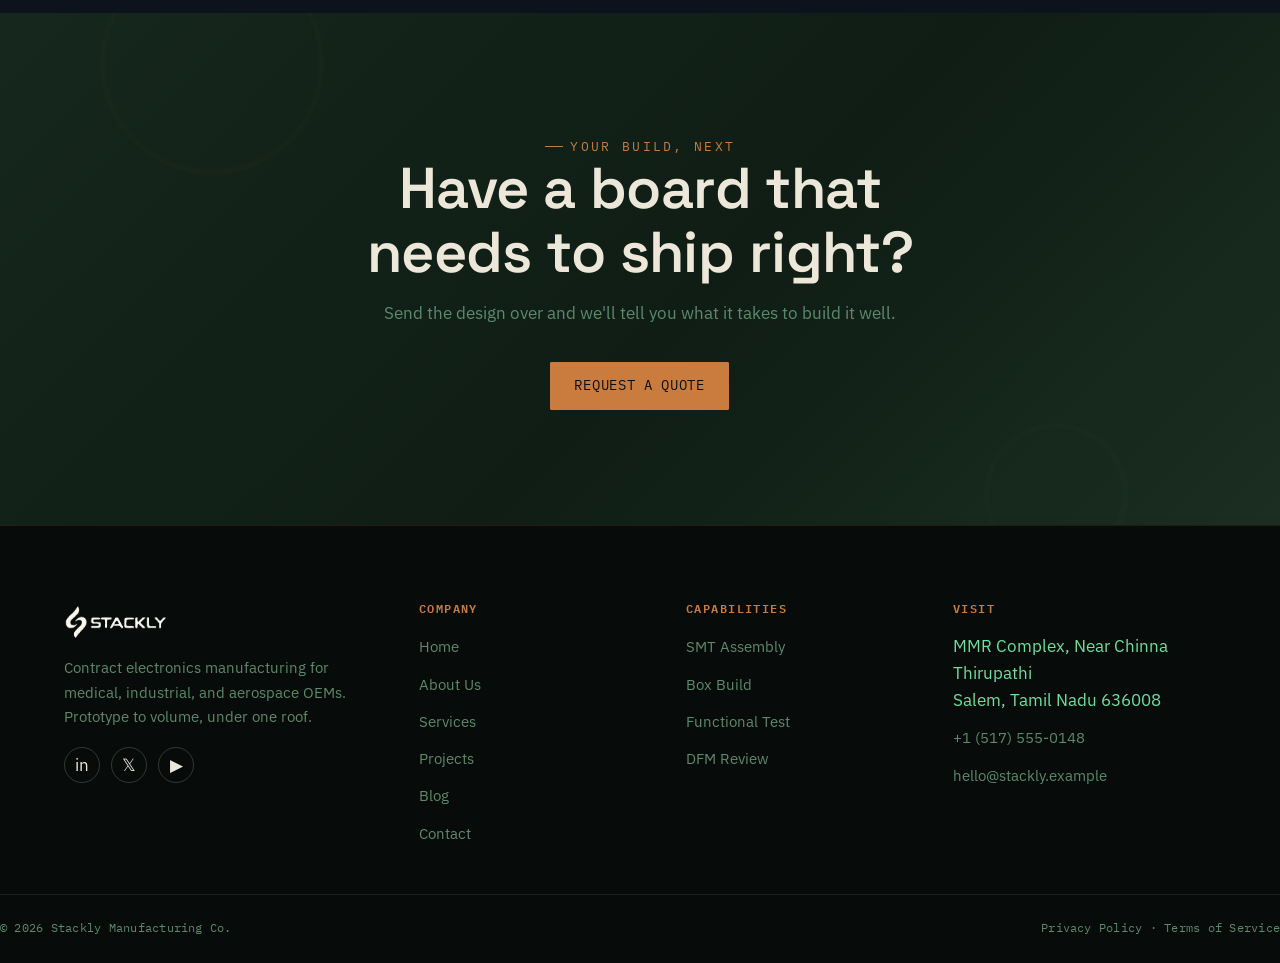
<file: pages/projects.html>
<!DOCTYPE html>
<html lang="en">
<head>
<meta charset="UTF-8">
<meta name="viewport" content="width=device-width, initial-scale=1.0">
<title>Projects — Stackly Mfg.</title>
<meta name="description" content="Browse PCB assembly and electromechanical builds across medical, industrial, aerospace, and consumer electronics programs.">
<link href="https://fonts.googleapis.com/css2?family=Space+Grotesk:wght@500;600;700&family=IBM+Plex+Sans:wght@400;500;600&family=IBM+Plex+Mono:wght@400;500&display=swap" rel="stylesheet">
<link rel="stylesheet" href="../css/tokens.css">
<link rel="stylesheet" href="../css/base.css">
<link rel="stylesheet" href="../css/header-footer.css">
<link rel="stylesheet" href="../css/inner-pages.css">
<link rel="stylesheet" href="../css/home.css">
<link rel="stylesheet" href="../css/projects.css">

<!-- Additional inline styles for PCB counter animation -->
<style>
/* Override stats section with PCB animation */
.stats {
  position: relative;
  overflow: hidden;
  background: #0d131c;
  border-top: 1px solid var(--border);
  border-bottom: 1px solid var(--border);
}

/* PCB trace canvas overlay */
.pcb-canvas-wrap {
  position: absolute;
  inset: 0;
  pointer-events: none;
  z-index: 1;
  opacity: 0.3;
}

.pcb-canvas-wrap svg {
  width: 100%;
  height: 100%;
  display: block;
}

/* Pulse dots - electric sparks */
.pulse-dot {
  position: absolute;
  width: 10px;
  height: 10px;
  background: var(--accent);
  border-radius: 50%;
  box-shadow: 0 0 24px var(--accent), 0 0 48px var(--accent);
  opacity: 0;
  pointer-events: none;
  z-index: 3;
  transition: opacity 0.1s;
}

/* Ensure stats grid stays above canvas */
.stats-grid {
  position: relative;
  z-index: 2;
}

/* Stats items with glass effect */
.stat-item {
  background: rgba(20, 30, 42, 0.6);
  backdrop-filter: blur(4px);
  border: 1px solid var(--border);
  border-radius: var(--radius);
  padding: 24px 12px;
  text-align: center;
  transition: 0.3s;
}

.stat-item strong {
  display: block;
  font-family: var(--font-display);
  font-size: 3.2rem;
  font-weight: 700;
  color: var(--accent);
  letter-spacing: -0.02em;
  line-height: 1.1;
}

.stat-item span {
  color: var(--muted);
  font-weight: 500;
  font-size: 1rem;
}

@media (max-width: 800px) {
  .stat-item strong { font-size: 2.2rem; }
}
</style>
</head>
<body>

<a href="#main" class="vh">Skip to content</a>

<header class="site-header">
  <div class="site-header__inner">
    <a href="../index.html" class="brand">
      <img src="../logo.webp" alt="Stackly Logo" class="logo-img">
    </a>
    <nav class="nav-main">
      <span class="nav-indicator" aria-hidden="true"></span>
      <a href="../index.html" data-nav="index.html">Home</a>
      <a href="about.html" data-nav="about.html">About Us</a>
      <a href="services.html" data-nav="services.html">Services</a>
      <a href="projects.html" data-nav="projects.html" class="is-active">Projects</a>
      <a href="blog.html" data-nav="blog.html">Blog</a>
      <a href="contact.html" data-nav="contact.html">Contact</a>
      <a href="../login.html" class="mobile-login-btn">Login / Sign Up</a>
    </nav>
    <div class="header-cta">
      <a href="../login.html" class="btn btn--ghost btn--login">Login / Sign Up</a>
      <button class="nav-toggle" aria-label="Toggle menu" aria-expanded="false"><span></span><span></span><span></span></button>
    </div>
  </div>
</header>

<main id="main">

  <!-- 1. ENHANCED PAGE BANNER / HERO -->
  <section class="page-banner page-banner--projects">
    <div class="page-banner__bg">
      <img src="../images/14.webp" alt="Assembled industrial control boards">
    </div>
    
    <!-- Animated particles -->
    <div class="page-banner__particles" aria-hidden="true">
      <span class="particle" style="top:15%;left:10%;animation-delay:0s;"></span>
      <span class="particle" style="top:25%;left:85%;animation-delay:1.2s;"></span>
      <span class="particle" style="top:65%;left:5%;animation-delay:2.5s;"></span>
      <span class="particle" style="top:75%;left:90%;animation-delay:0.8s;"></span>
      <span class="particle" style="top:45%;left:50%;animation-delay:1.8s;"></span>
      <span class="particle" style="top:10%;left:45%;animation-delay:3.2s;"></span>
      <span class="particle" style="top:85%;left:35%;animation-delay:0.4s;"></span>
      <span class="particle" style="top:50%;left:20%;animation-delay:2.1s;"></span>
    </div>

    <!-- Decorative floating shapes -->
    <div class="page-banner__floaters" aria-hidden="true">
      <svg class="floater floater--1" viewBox="0 0 32 32" fill="none">
        <path d="M16 3L29 10L16 17L3 10L16 3Z" fill="#C97C3D"/>
        <path d="M3 16L16 23L29 16" stroke="#6FE0A0" stroke-width="1.6" stroke-linecap="round" stroke-linejoin="round"/>
        <path d="M3 22.5L16 29.5L29 22.5" stroke="#6FE0A0" stroke-width="1.6" stroke-linecap="round" stroke-linejoin="round" opacity="0.5"/>
      </svg>
      <svg class="floater floater--2" viewBox="0 0 24 24" fill="none" stroke="#6FE0A0" stroke-width="1.4">
        <rect x="3" y="3" width="18" height="18" rx="2"/>
        <circle cx="8" cy="8" r="1.4" fill="#6FE0A0" stroke="none"/>
      </svg>
      <svg class="floater floater--3" viewBox="0 0 24 24" fill="none" stroke="#C97C3D" stroke-width="1.4">
        <path d="M4 17l4-10 4 8 3-5 5 7"/>
      </svg>
    </div>

    <div class="page-banner__inner">
      <nav class="breadcrumb"><a href="../index.html">Home</a> <span>/</span> Projects</nav>
      
      <!-- Hero badge -->
      <div class="page-banner__badge">
        <span class="badge-dot"></span>
        640+ Programs Delivered
      </div>
      
      <h1>Builds across medical, industrial, and aerospace.</h1>
      <p class="page-banner__lede">A selection of programs we can talk about publicly — most of what we build is covered by NDA.</p>
      
      <!-- Enhanced stats strip -->
      <div class="page-banner__stats">
        <div class="stat-item">
          <strong>640+</strong>
          <span>Programs Delivered</span>
        </div>
        <div class="stat-item">
          <strong>18+</strong>
          <span>Years Building</span>
        </div>
        <div class="stat-item">
          <strong>99.4%</strong>
          <span>First-Pass Yield</span>
        </div>
        <div class="stat-item">
          <strong>4</strong>
          <span>SMT Lines</span>
        </div>
      </div>

      <div class="page-banner__actions">
        <a href="../404.html" class="btn btn--primary btn--pulse">Request a Quote</a>
        <a href="../404.html" class="btn btn--ghost">Browse Projects</a>
      </div>
    </div>

    <div class="scroll-cue"><span class="scroll-cue__mouse"><span class="scroll-cue__dot"></span></span>Scroll</div>
  </section>

  <!-- 2. FEATURED PROJECT -->
  <section class="section">
    <div class="container">
      <div class="featured-project reveal-up">
        <div class="featured-project__media">
          <img src="../images/5.webp" alt="Patient monitor mainboard assembly">
        </div>
        <div class="featured-project__body">
          <span class="eyebrow">Featured — Medical Device</span>
          <h2 style="font-size:clamp(1.6rem,3vw,2.1rem)">Patient Monitor Mainboard</h2>
          <p>A six-layer mainboard for a bedside patient monitor, built under ISO 13485 with full lot traceability and 100% functional test coverage.</p>
          <div class="featured-project__specs">
            <div><strong>6-Layer</strong><span>Board Stack</span></div>
            <div><strong>340</strong><span>Components</span></div>
            <div><strong>100%</strong><span>Functional Test</span></div>
          </div>
          <a href="../404.html" class="btn btn--primary" style="width:fit-content">View Full Project</a>
        </div>
      </div>
    </div>
  </section>

  <!-- 3. FILTER + PROJECT GRID -->
  <section class="section section--pine" id="all-projects">
    <div class="container">
      <div class="section-head reveal-up">
        <span class="eyebrow">All Projects</span>
        <h2>Browse by industry</h2>
      </div>
      <div class="filter-bar">
        <button class="filter-pill is-active" data-filter="all">All</button>
        <button class="filter-pill" data-filter="medical">Medical</button>
        <button class="filter-pill" data-filter="industrial">Industrial</button>
        <button class="filter-pill" data-filter="aerospace">Aerospace</button>
        <button class="filter-pill" data-filter="consumer">Consumer</button>
      </div>
      <div class="portfolio-grid reveal-stagger">
        <a href="../404.html" class="portfolio-card" data-cat="medical">
          <img src="../images/5.webp" alt="Patient monitor mainboard">
          <div class="portfolio-card__overlay"><span class="portfolio-card__tag">Medical</span><h4>Patient Monitor Mainboard</h4><span class="portfolio-card__btn">View Project</span></div>
        </a>
        <a href="../404.html" class="portfolio-card" data-cat="industrial">
          <img src="../images/3.webp" alt="Conveyor control module">
          <div class="portfolio-card__overlay"><span class="portfolio-card__tag">Industrial</span><h4>Conveyor Control Module</h4><span class="portfolio-card__btn">View Project</span></div>
        </a>
        <a href="../404.html" class="portfolio-card" data-cat="aerospace">
          <img src="../images/4.webp" alt="Avionics sensor interface board">
          <div class="portfolio-card__overlay"><span class="portfolio-card__tag">Aerospace</span><h4>Avionics Sensor Interface</h4><span class="portfolio-card__btn">View Project</span></div>
        </a>
        <a href="../404.html" class="portfolio-card" data-cat="consumer">
          <img src="../images/6.webp" alt="Consumer wearable assembly">
          <div class="portfolio-card__overlay"><span class="portfolio-card__tag">Consumer</span><h4>Wearable Fitness Tracker</h4><span class="portfolio-card__btn">View Project</span></div>
        </a>
        <a href="../404.html" class="portfolio-card" data-cat="medical">
          <img src="../images/7.webp" alt="Infusion pump controller board">
          <div class="portfolio-card__overlay"><span class="portfolio-card__tag">Medical</span><h4>Infusion Pump Controller</h4><span class="portfolio-card__btn">View Project</span></div>
        </a>
        <a href="../404.html" class="portfolio-card" data-cat="industrial">
          <img src="../images/9.webp" alt="Power distribution unit board">
          <div class="portfolio-card__overlay"><span class="portfolio-card__tag">Industrial</span><h4>Power Distribution Unit</h4><span class="portfolio-card__btn">View Project</span></div>
        </a>
      </div>
      <div class="pagination">
        <span class="is-active">1</span>
        <a href="../404.html">2</a>
        <a href="../404.html">3</a>
        <a href="../404.html">→</a>
      </div>
    </div>
  </section>

  <!-- 4. CAPABILITY CALLOUT -->
  <section class="section">
    <div class="container about__grid">
      <div class="reveal-left">
        <span class="eyebrow">Why Clients Stay</span>
        <h2>Most of these programs started as a single prototype run</h2>
        <p class="lede" style="margin-top:1rem">A handful of boards to validate a design, then a production ramp once the revision was locked. We price and staff for that path from the first quote.</p>
        <a href="../404.html" class="btn btn--ghost" style="margin-top:1.6rem">See Our Process</a>
      </div>
      <div class="about__media reveal-right">
        <img src="../images/12.webp" alt="Engineer reviewing a prototype board">
      </div>
    </div>
  </section>

  <!-- 5. CLIENT LOGOS -->
  <section class="section section--paper">
    <div class="container">
      <div class="section-head reveal-up" style="margin-bottom:2rem">
        <span class="eyebrow">Trusted By</span>
        <h3 style="margin-top:0.6rem">Engineering teams at</h3>
      </div>
      <div class="logo-strip reveal-up">
        <span>VERIDIAN HEALTH</span>
        <span>FERROTYPE IND.</span>
        <span>ALTUS AEROSPACE</span>
        <span>NORTHBEAM</span>
        <span>HALCYON MEDICAL</span>
      </div>
    </div>
  </section>

  <!-- 6. PROCESS RECAP -->
  <section class="section process">
    <div class="container">
      <div class="section-head reveal-up">
        <span class="eyebrow">Every Project Follows This</span>
        <h2>From file drop to finished unit</h2>
      </div>
      <div class="process-track reveal-stagger">
        <div class="process-step"><div class="process-step__node">01</div><h4>DFM Review</h4><p>Gerbers and BOM checked before kitting begins.</p></div>
        <div class="process-step"><div class="process-step__node">02</div><h4>Kitting</h4><p>Components pulled and lot-tracked.</p></div>
        <div class="process-step"><div class="process-step__node">03</div><h4>SMT &amp; Reflow</h4><p>Placement and soldering to a logged profile.</p></div>
        <div class="process-step"><div class="process-step__node">04</div><h4>Inspection</h4><p>AOI, X-ray, and functional test.</p></div>
        <div class="process-step"><div class="process-step__node">05</div><h4>Ship</h4><p>Traceable serials, packed to spec.</p></div>
      </div>
    </div>
  </section>

  <!-- ============ 7. STATS STRIP - UPDATED WITH PCB ANIMATION ============ -->
  <section class="section stats" id="stats">
    <div class="container">
      <div class="stats-grid reveal-stagger">
        <div class="stat-item">
          <strong><span class="counter-num" data-target="500">0</span><span>+</span></strong>
          <span>Products Manufactured</span>
        </div>
        <div class="stat-item">
          <strong><span class="counter-num" data-target="120">0</span><span>+</span></strong>
          <span>Global Clients</span>
        </div>
        <div class="stat-item">
          <strong><span class="counter-num" data-target="50">0</span><span>M+</span></strong>
          <span>Components Produced</span>
        </div>
        <div class="stat-item">
          <strong><span class="counter-num" data-target="99.4" data-decimals="1">0</span><span>%</span></strong>
          <span>First-Pass Yield</span>
        </div>
      </div>
    </div>

    <!-- PCB Trace Canvas Overlay -->
    <div class="pcb-canvas-wrap" id="pcbCanvas">
      <svg viewBox="0 0 1200 300" preserveAspectRatio="xMidYMid meet">
        <defs>
          <filter id="glow"><feGaussianBlur stdDeviation="3" result="blur"/><feMerge><feMergeNode in="blur"/><feMergeNode in="SourceGraphic"/></feMerge></filter>
        </defs>
        <g stroke="#6FE0A0" stroke-width="3" fill="none" filter="url(#glow)">
          <!-- PCB traces that will light up left→right -->
          <path d="M 40 60 L 1160 60" stroke-dasharray="0 1200" stroke-dashoffset="0" class="trace-line" data-index="0"/>
          <path d="M 40 120 L 1160 120" stroke-dasharray="0 1200" stroke-dashoffset="0" class="trace-line" data-index="1"/>
          <path d="M 40 180 L 1160 180" stroke-dasharray="0 1200" stroke-dashoffset="0" class="trace-line" data-index="2"/>
          <path d="M 40 240 L 1160 240" stroke-dasharray="0 1200" stroke-dashoffset="0" class="trace-line" data-index="3"/>
        </g>
        <!-- Vias / pads -->
        <circle cx="120" cy="60" r="5" fill="#C97C3D" opacity="0.4" />
        <circle cx="340" cy="120" r="5" fill="#C97C3D" opacity="0.4" />
        <circle cx="560" cy="180" r="5" fill="#C97C3D" opacity="0.4" />
        <circle cx="780" cy="240" r="5" fill="#C97C3D" opacity="0.4" />
        <circle cx="980" cy="60" r="5" fill="#C97C3D" opacity="0.4" />
        <circle cx="220" cy="240" r="5" fill="#C97C3D" opacity="0.4" />
        <circle cx="880" cy="120" r="5" fill="#C97C3D" opacity="0.4" />
      </svg>
    </div>

    <!-- Electric pulse dots -->
    <div class="pulse-dot" id="pulse1" style="top:15%; left:6%;"></div>
    <div class="pulse-dot" id="pulse2" style="top:35%; left:22%;"></div>
    <div class="pulse-dot" id="pulse3" style="top:55%; left:48%;"></div>
    <div class="pulse-dot" id="pulse4" style="top:75%; left:70%;"></div>
    <div class="pulse-dot" id="pulse5" style="top:25%; left:88%;"></div>
  </section>

  <!-- 8. CTA -->
  <section class="section cta">
    <span class="cta__shape cta__shape--1"></span>
    <span class="cta__shape cta__shape--2"></span>
    <div class="container cta__inner reveal-up">
      <span class="eyebrow" style="justify-content:center;">Your Build, Next</span>
      <h2>Have a board that needs to ship right?</h2>
      <p>Send the design over and we'll tell you what it takes to build it well.</p>
      <div class="cta__actions">
        <a href="../404.html" class="btn btn--primary btn--pulse">Request a Quote</a>
      </div>
    </div>
  </section>

</main>

<footer class="site-footer">
  <div class="container footer-top">
    <div class="footer-brand">
      <a href="../index.html" class="brand">
        <img src="../logo.webp" alt="Stackly Logo" class="logo-img">
      </a>
      <p>Contract electronics manufacturing for medical, industrial, and aerospace OEMs. Prototype to volume, under one roof.</p>
      <div class="footer-social">
        <a href="../404.html" aria-label="LinkedIn">in</a>
        <a href="../404.html" aria-label="X / Twitter">𝕏</a>
        <a href="../404.html" aria-label="YouTube">▶</a>
      </div>
    </div>
    <div class="footer-col">
      <h4>Company</h4>
      <ul>
        <li><a href="index.html">Home</a></li>
        <li><a href="about.html">About Us</a></li>
        <li><a href="services.html">Services</a></li>
        <li><a href="projects.html">Projects</a></li>
        <li><a href="blog.html">Blog</a></li>
        <li><a href="contact.html">Contact</a></li>
      </ul>
    </div>
    <div class="footer-col">
      <h4>Capabilities</h4>
      <ul>
        <li><a href="../404.html">SMT Assembly</a></li>
        <li><a href="../404.html">Box Build</a></li>
        <li><a href="../404.html">Functional Test</a></li>
        <li><a href="../404.html">DFM Review</a></li>
      </ul>
    </div>
    <div class="footer-col">
      <h4>Visit</h4>
      <ul>
        <li>MMR Complex, Near Chinna Thirupathi<br>Salem, Tamil Nadu 636008</li>
        <li><a href="../404.html">+1 (517) 555-0148</a></li>
        <li><a href="../404.html">hello@stackly.example</a></li>
      </ul>
    </div>
  </div>
  <div class="container footer-bottom">
    <span>© 2026 Stackly Manufacturing Co.</span>
    <span><a href="../404.html">Privacy Policy</a> · <a href="../404.html">Terms of Service</a></span>
  </div>
</footer>

<script src="../js/main.js"></script>
<script>
  document.querySelectorAll('.filter-bar .filter-pill').forEach(function(pill){
    pill.addEventListener('click', function(){
      document.querySelectorAll('.filter-bar .filter-pill').forEach(function(p){p.classList.remove('is-active');});
      pill.classList.add('is-active');
      var f = pill.getAttribute('data-filter');
      document.querySelectorAll('.portfolio-card').forEach(function(card){
        var show = (f === 'all' || card.getAttribute('data-cat') === f);
        card.style.display = show ? '' : 'none';
      });
    });
  });

  // Custom script for PCB counter animation
  (function() {
    "use strict";

    const statNumbers = document.querySelectorAll('.counter-num');
    const traceLines = document.querySelectorAll('.trace-line');
    const pulseDots = document.querySelectorAll('.pulse-dot');
    
    let animationStarted = false;
    let countersInited = false;

    // Animate number counting
    function animateNumber(el, target, decimals = 0) {
      let current = 0;
      const step = Math.max(1, Math.floor(target / 60));
      const interval = 20;
      const timer = setInterval(() => {
        current += step;
        if (current >= target) {
          current = target;
          clearInterval(timer);
        }
        el.textContent = current.toFixed(decimals);
      }, interval);
    }

    function startStatsAnimation() {
      if (countersInited) return;
      countersInited = true;

      // 1) Count numbers
      statNumbers.forEach(el => {
        const raw = el.getAttribute('data-target');
        const target = parseFloat(raw);
        if (isNaN(target)) return;
        const decimals = el.hasAttribute('data-decimals') ? parseInt(el.getAttribute('data-decimals')) : 0;
        el.textContent = '0';
        animateNumber(el, target, decimals);
      });

      // 2) PCB traces light up left→right
      traceLines.forEach((line, idx) => {
        const length = 1200;
        const delay = idx * 200;
        setTimeout(() => {
          line.style.transition = 'stroke-dasharray 1.2s cubic-bezier(0.2, 0.9, 0.3, 1)';
          line.style.strokeDasharray = `${length} 0`;
        }, delay + 300);
      });

      // 3) Electric pulses (repeating)
      pulseDots.forEach((dot, i) => {
        dot.style.opacity = '0';
        const delay = 400 + i * 350;
        setTimeout(() => {
          // Initial flash
          dot.style.transition = 'opacity 0.2s, transform 0.3s';
          dot.style.opacity = '0.9';
          dot.style.transform = 'scale(2.2)';
          setTimeout(() => {
            dot.style.opacity = '0';
            dot.style.transform = 'scale(0.5)';
          }, 400);
          // Repeat every 2.2s
          setInterval(() => {
            dot.style.transition = 'opacity 0.15s, transform 0.25s';
            dot.style.opacity = '0.9';
            dot.style.transform = 'scale(2.4)';
            setTimeout(() => {
              dot.style.opacity = '0';
              dot.style.transform = 'scale(0.3)';
            }, 350);
          }, 2200 + i * 300);
        }, delay);
      });
    }

    // Check if stats section is in viewport
    const statsSection = document.getElementById('stats');
    if (statsSection) {
      const observer = new IntersectionObserver((entries) => {
        entries.forEach(entry => {
          if (entry.isIntersecting && !animationStarted) {
            animationStarted = true;
            startStatsAnimation();
          }
        });
      }, { threshold: 0.35 });
      observer.observe(statsSection);
    }

    // Fallback: if already visible on load
    setTimeout(() => {
      if (!animationStarted) {
        const rect = statsSection?.getBoundingClientRect();
        if (rect && rect.top < window.innerHeight * 0.7) {
          animationStarted = true;
          startStatsAnimation();
        }
      }
    }, 600);

    // Scroll retry
    window.addEventListener('scroll', function() {
      if (!animationStarted) {
        const rect = statsSection?.getBoundingClientRect();
        if (rect && rect.top < window.innerHeight * 0.75) {
          animationStarted = true;
          startStatsAnimation();
        }
      }
    });

  })();
</script>
</body>
</html>
</file>
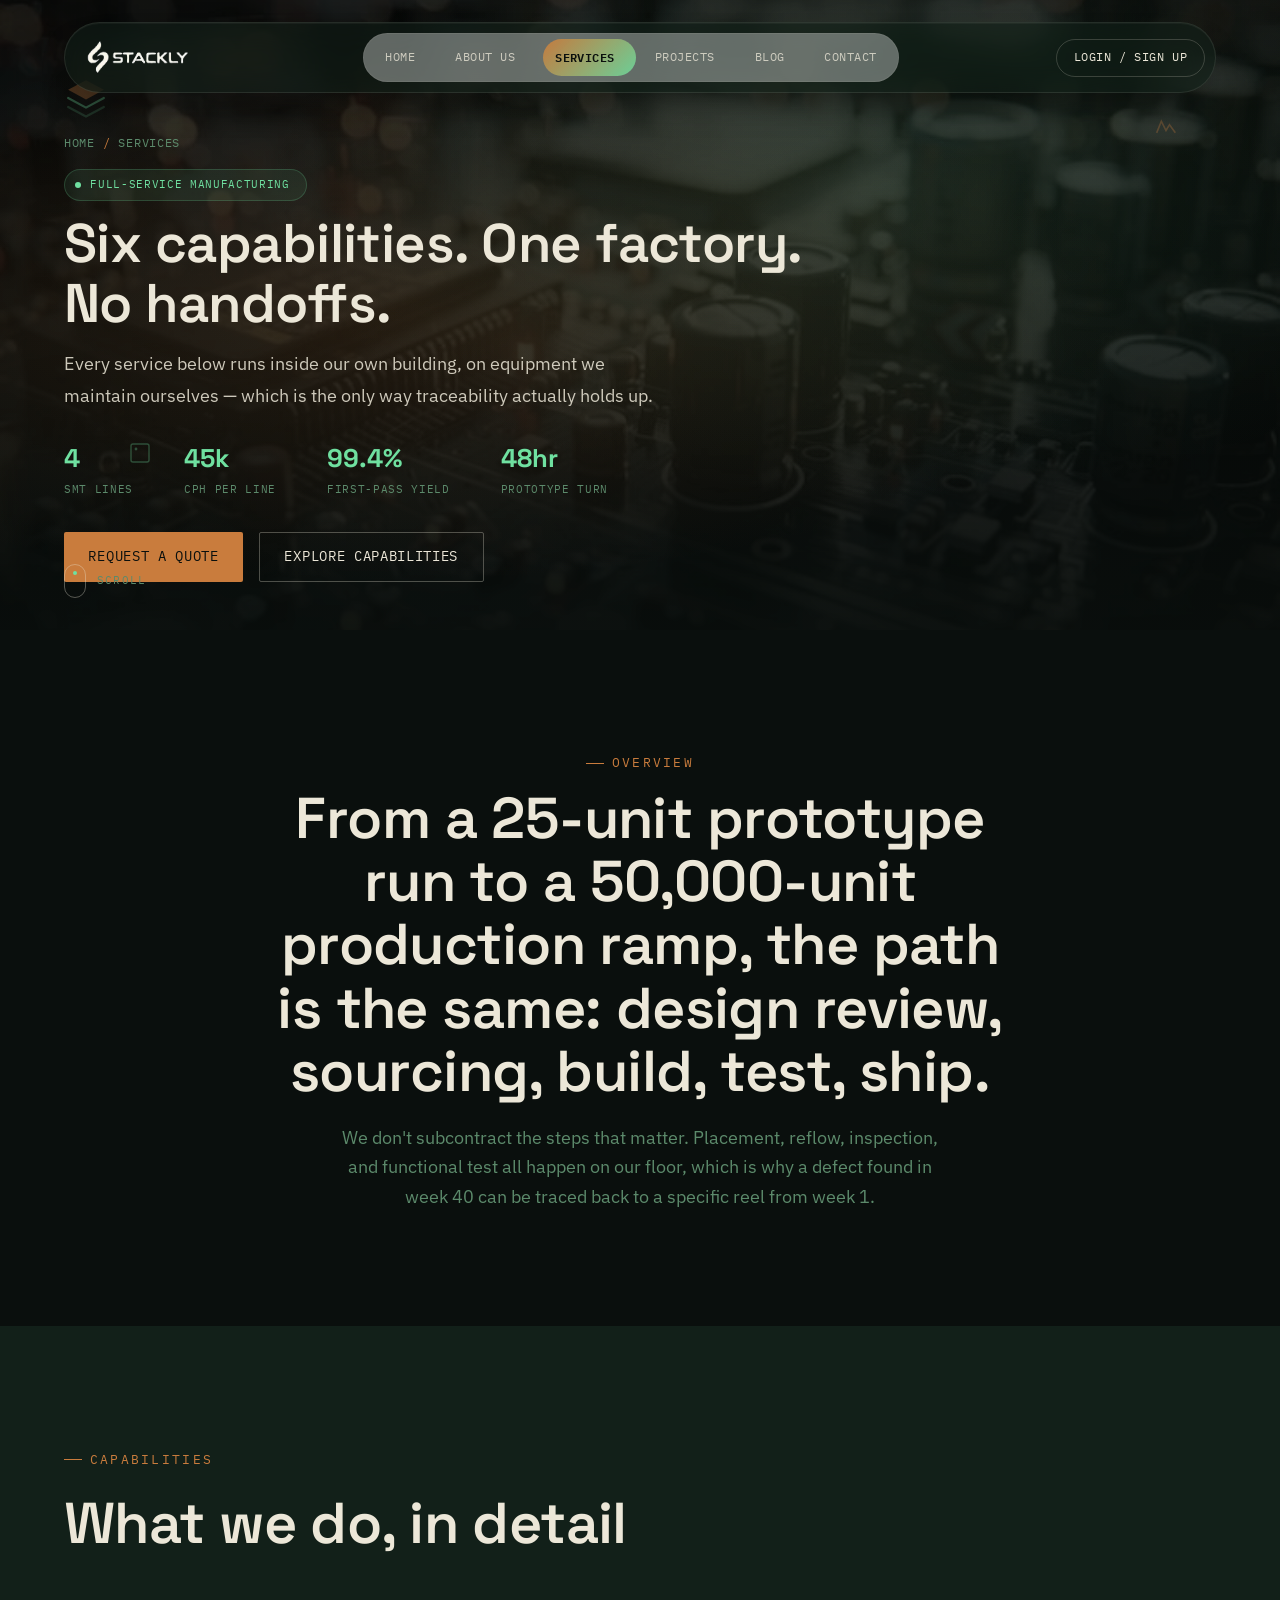
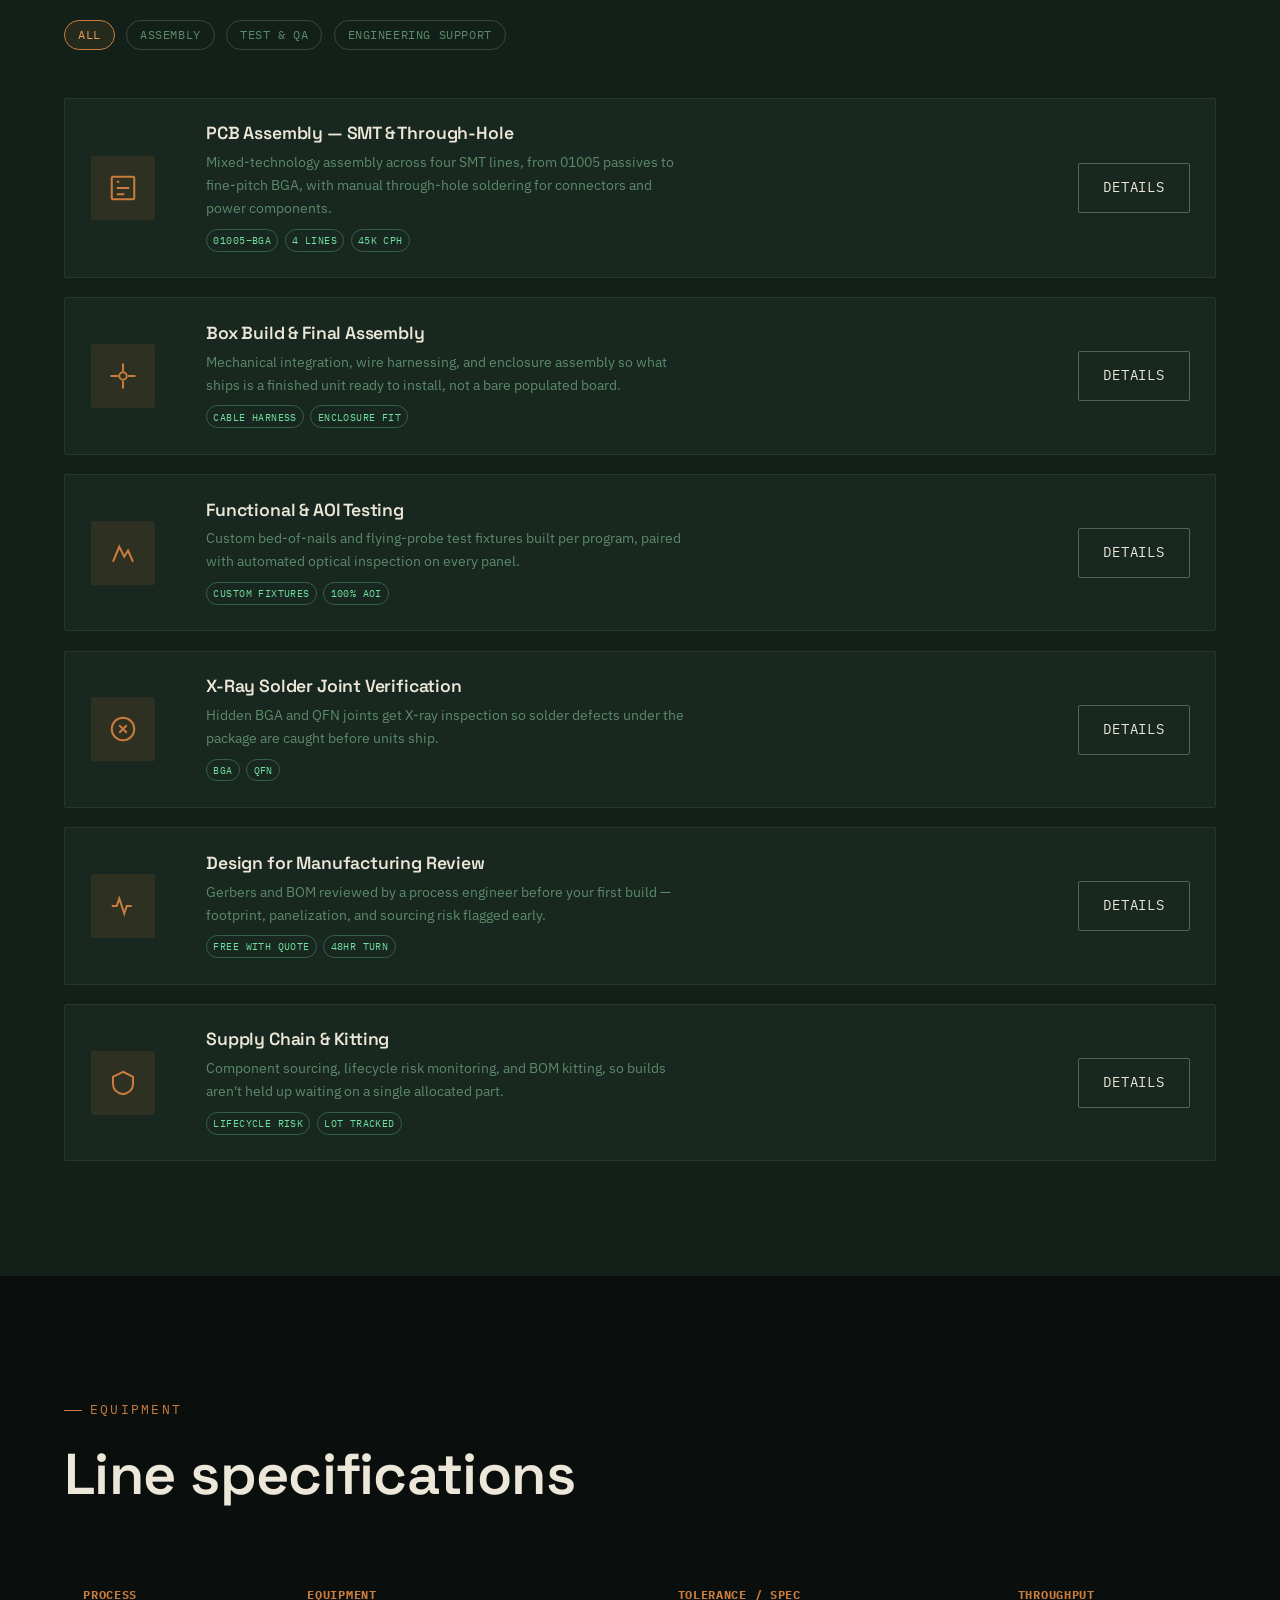
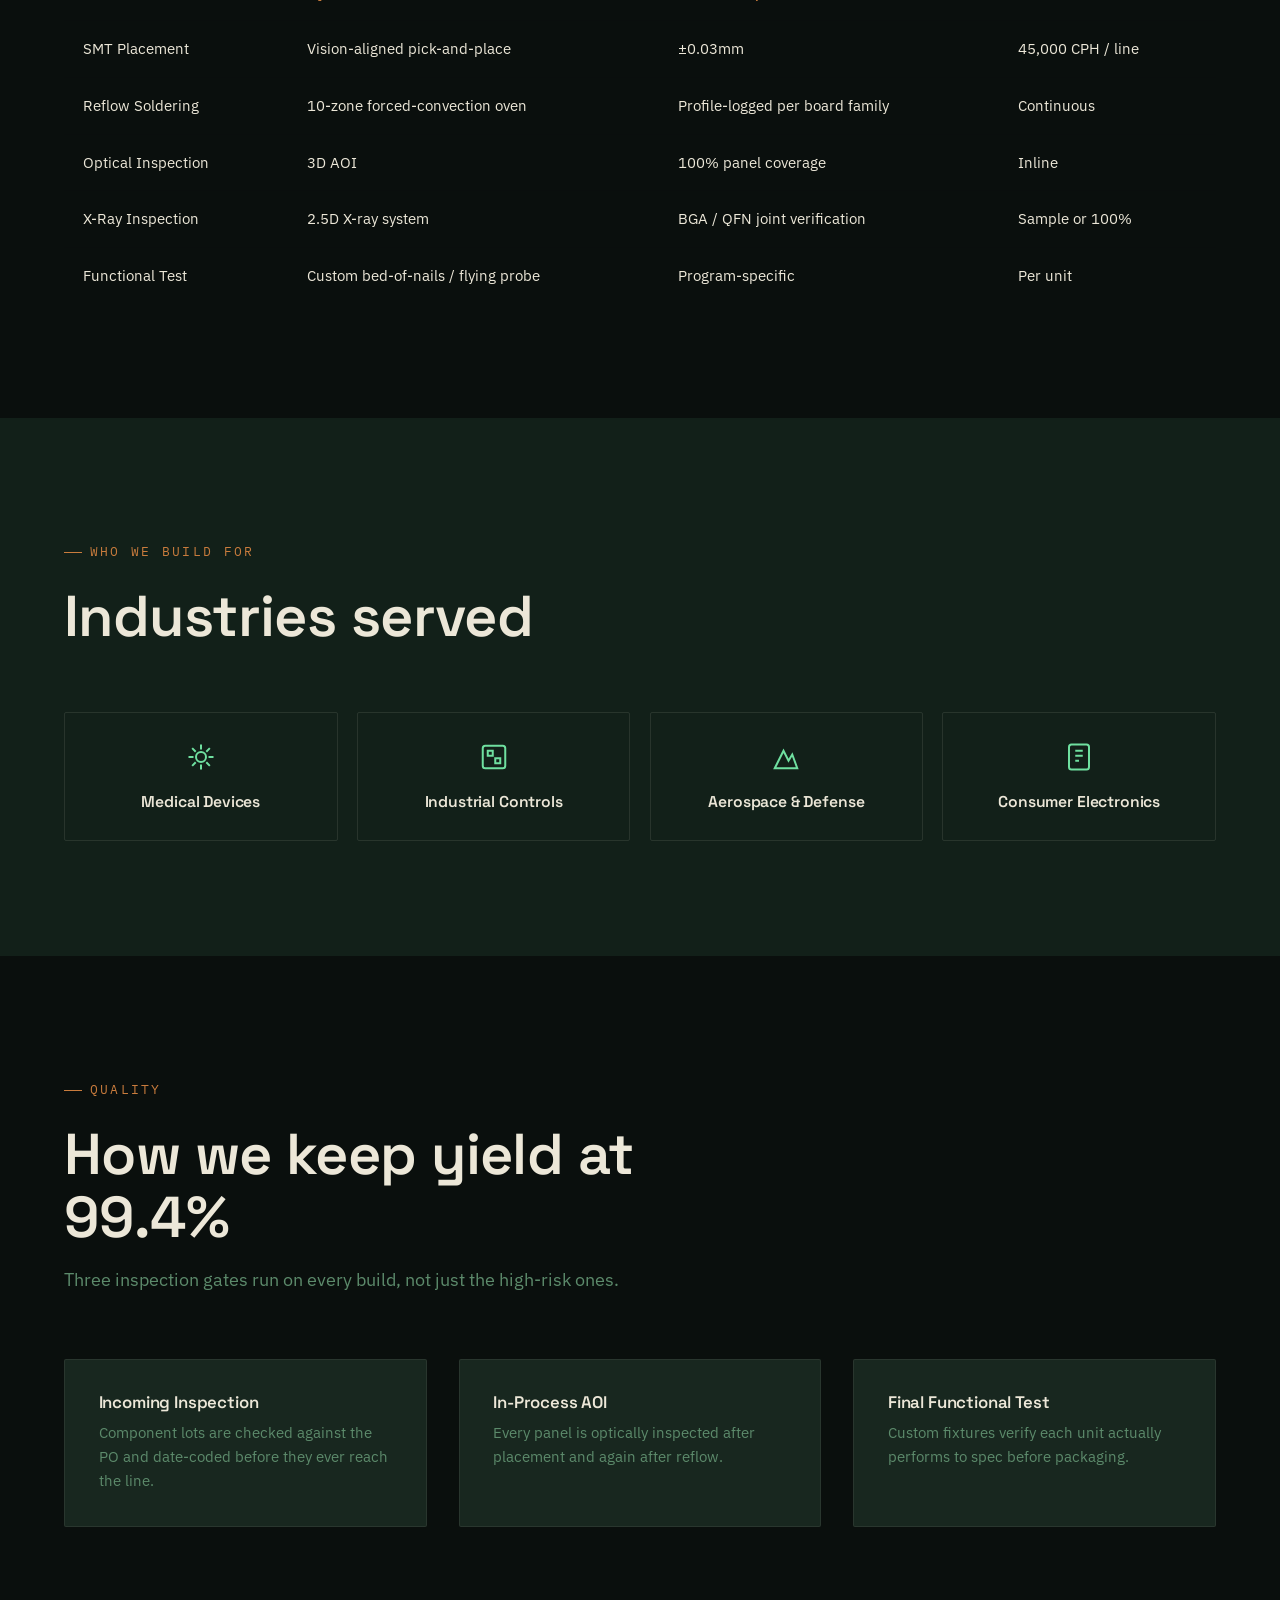
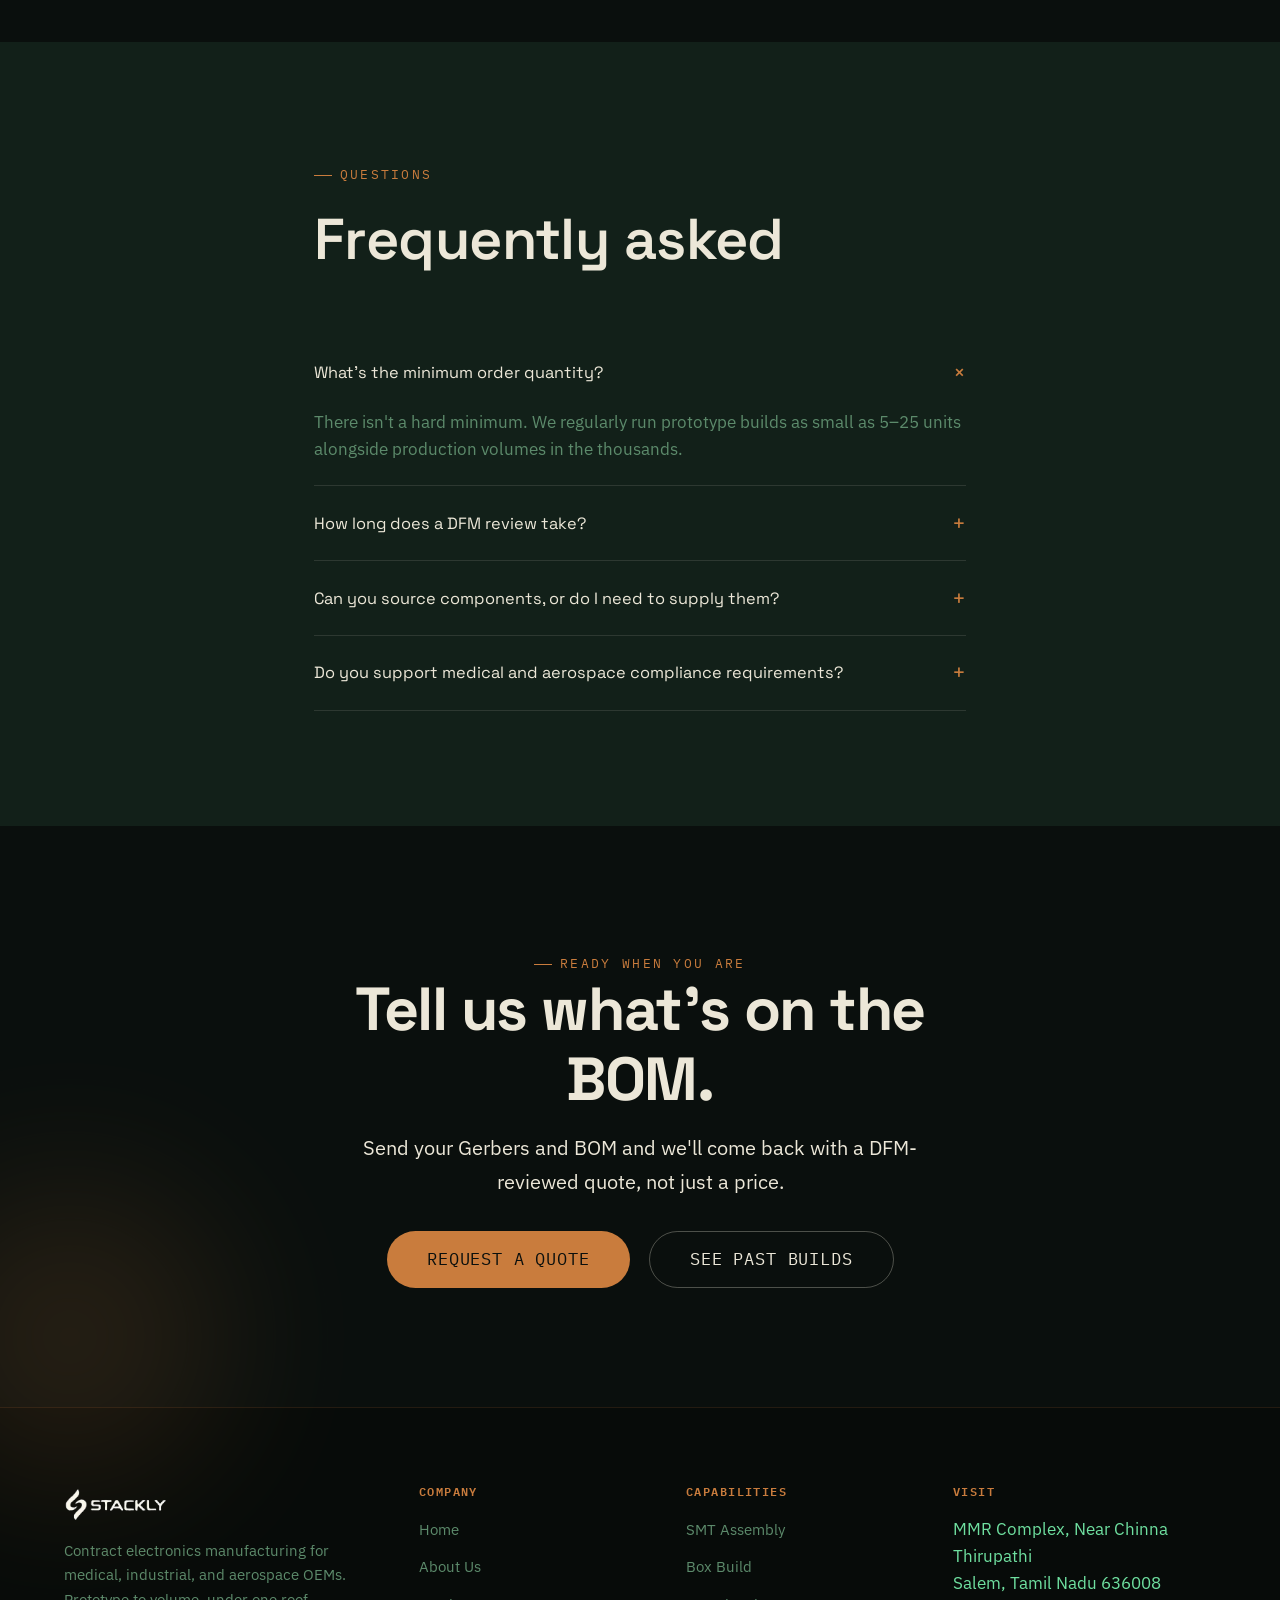
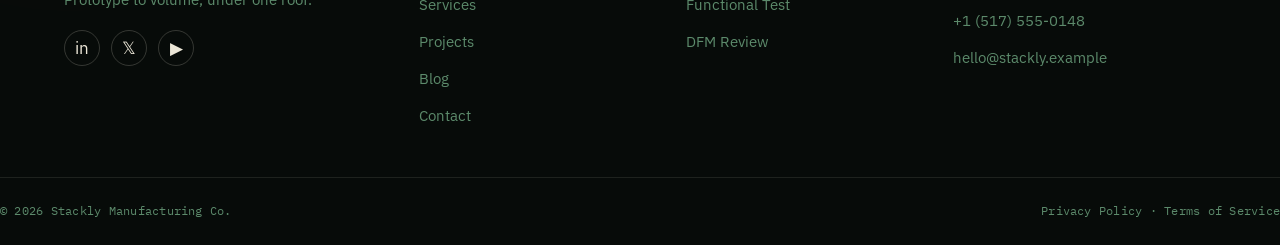
<file: pages/services.html>
<!DOCTYPE html>
<html lang="en">
<head>
<meta charset="UTF-8">
<meta name="viewport" content="width=device-width, initial-scale=1.0">
<title>Services — Stackly Mfg.</title>
<meta name="description" content="SMT assembly, box build, functional test, DFM review, prototyping, and supply chain services for electronics OEMs.">
<link href="https://fonts.googleapis.com/css2?family=Space+Grotesk:wght@500;600;700&family=IBM+Plex+Sans:wght@400;500;600&family=IBM+Plex+Mono:wght@400;500&display=swap" rel="stylesheet">
<link rel="stylesheet" href="../css/tokens.css">
<link rel="stylesheet" href="../css/base.css">
<link rel="stylesheet" href="../css/header-footer.css">
<link rel="stylesheet" href="../css/inner-pages.css">
<link rel="stylesheet" href="../css/services.css">

<!-- Additional inline styles to increase CTA section size -->
<style>
/* Increase CTA section size */
.cta {
  padding: 120px 0;
  position: relative;
  background: var(--surface);
  text-align: center;
  border-top: 1px solid var(--border);
  border-bottom: 1px solid var(--border);
}

.cta__inner {
  max-width: 800px;
  margin: 0 auto;
  position: relative;
  z-index: 2;
}

.cta__inner h2 {
  font-size: clamp(2.4rem, 5vw, 3.8rem);
  font-family: var(--font-display);
  font-weight: 700;
  letter-spacing: -0.02em;
  line-height: 1.15;
  margin-bottom: 1rem;
}

.cta__inner p {
  font-size: 1.25rem;
  color: var(--muted);
  max-width: 600px;
  margin: 0 auto 2rem;
  line-height: 1.7;
}

.cta__actions {
  display: flex;
  gap: 1.2rem;
  justify-content: center;
  flex-wrap: wrap;
}

.cta__actions .btn {
  padding: 14px 40px;
  font-size: 1.05rem;
  border-radius: 50px;
}

.cta__shape {
  position: absolute;
  border-radius: 50%;
  filter: blur(80px);
  opacity: 0.15;
  pointer-events: none;
  z-index: 0;
}

.cta__shape--1 {
  width: 400px;
  height: 400px;
  background: var(--accent);
  top: -100px;
  right: -100px;
}

.cta__shape--3 {
  width: 300px;
  height: 300px;
  background: var(--copper);
  bottom: -80px;
  left: -80px;
}

@media (max-width: 768px) {
  .cta {
    padding: 80px 0;
  }
  
  .cta__inner h2 {
    font-size: 2rem;
  }
  
  .cta__inner p {
    font-size: 1.05rem;
  }
  
  .cta__actions .btn {
    padding: 12px 28px;
    font-size: 0.95rem;
  }
}
</style>
</head>
<body>

<a href="#main" class="vh">Skip to content</a>

<header class="site-header">
  <div class="site-header__inner">
    <a href="../index.html" class="brand">
      <img src="../logo.webp" alt="Stackly Logo" class="logo-img">
    </a>
    <nav class="nav-main">
      <span class="nav-indicator" aria-hidden="true"></span>
      <a href="../index.html" data-nav="index.html">Home</a>
      <a href="about.html" data-nav="about.html">About Us</a>
      <a href="services.html" data-nav="services.html" class="is-active">Services</a>
      <a href="projects.html" data-nav="projects.html">Projects</a>
      <a href="blog.html" data-nav="blog.html">Blog</a>
      <a href="contact.html" data-nav="contact.html">Contact</a>
      <a href="../login.html" class="mobile-login-btn">Login / Sign Up</a>
    </nav>
    <div class="header-cta">
      <a href="../login.html" class="btn btn--ghost btn--login">Login / Sign Up</a>
      <button class="nav-toggle" aria-label="Toggle menu" aria-expanded="false"><span></span><span></span><span></span></button>
    </div>
  </div>
</header>

<main id="main">

  <!-- 1. ENHANCED PAGE BANNER / HERO -->
  <section class="page-banner page-banner--services">
    <div class="page-banner__bg">
      <img src="../images/12.webp" alt="SMT pick and place machine in operation">
    </div>
    
    <!-- Animated particles -->
    <div class="page-banner__particles" aria-hidden="true">
      <span class="particle" style="top:15%;left:10%;animation-delay:0s;"></span>
      <span class="particle" style="top:25%;left:85%;animation-delay:1.2s;"></span>
      <span class="particle" style="top:65%;left:5%;animation-delay:2.5s;"></span>
      <span class="particle" style="top:75%;left:90%;animation-delay:0.8s;"></span>
      <span class="particle" style="top:45%;left:50%;animation-delay:1.8s;"></span>
      <span class="particle" style="top:10%;left:45%;animation-delay:3.2s;"></span>
      <span class="particle" style="top:85%;left:35%;animation-delay:0.4s;"></span>
      <span class="particle" style="top:50%;left:20%;animation-delay:2.1s;"></span>
    </div>

    <!-- Decorative floating shapes -->
    <div class="page-banner__floaters" aria-hidden="true">
      <svg class="floater floater--1" viewBox="0 0 32 32" fill="none">
        <path d="M16 3L29 10L16 17L3 10L16 3Z" fill="#C97C3D"/>
        <path d="M3 16L16 23L29 16" stroke="#6FE0A0" stroke-width="1.6" stroke-linecap="round" stroke-linejoin="round"/>
        <path d="M3 22.5L16 29.5L29 22.5" stroke="#6FE0A0" stroke-width="1.6" stroke-linecap="round" stroke-linejoin="round" opacity="0.5"/>
      </svg>
      <svg class="floater floater--2" viewBox="0 0 24 24" fill="none" stroke="#6FE0A0" stroke-width="1.4">
        <rect x="3" y="3" width="18" height="18" rx="2"/>
        <circle cx="8" cy="8" r="1.4" fill="#6FE0A0" stroke="none"/>
      </svg>
      <svg class="floater floater--3" viewBox="0 0 24 24" fill="none" stroke="#C97C3D" stroke-width="1.4">
        <path d="M4 17l4-10 4 8 3-5 5 7"/>
      </svg>
    </div>

    <div class="page-banner__inner">
      <nav class="breadcrumb"><a href="../index.html">Home</a> <span>/</span> Services</nav>
      
      <!-- Hero badge -->
      <div class="page-banner__badge">
        <span class="badge-dot"></span>
        Full-Service Manufacturing
      </div>
      
      <h1>Six capabilities. One factory. No handoffs.</h1>
      <p class="page-banner__lede">Every service below runs inside our own building, on equipment we maintain ourselves — which is the only way traceability actually holds up.</p>
      
      <!-- Enhanced stats strip -->
      <div class="page-banner__stats">
        <div class="stat-item">
          <strong>4</strong>
          <span>SMT Lines</span>
        </div>
        <div class="stat-item">
          <strong>45k</strong>
          <span>CPH Per Line</span>
        </div>
        <div class="stat-item">
          <strong>99.4%</strong>
          <span>First-Pass Yield</span>
        </div>
        <div class="stat-item">
          <strong>48hr</strong>
          <span>Prototype Turn</span>
        </div>
      </div>

      <div class="page-banner__actions">
        <a href="../404.html" class="btn btn--primary btn--pulse">Request a Quote</a>
        <a href="../404.html" class="btn btn--ghost">Explore Capabilities</a>
      </div>
    </div>

    <div class="scroll-cue"><span class="scroll-cue__mouse"><span class="scroll-cue__dot"></span></span>Scroll</div>
  </section>

  <!-- 2. INTRO / OVERVIEW -->
  <section class="section">
    <div class="container" style="max-width:880px;text-align:center;margin:0 auto;">
      <span class="eyebrow" style="justify-content:center;">Overview</span>
      <h2 style="margin:0.8rem 0 1.2rem;">From a 25-unit prototype run to a 50,000-unit production ramp, the path is the same: design review, sourcing, build, test, ship.</h2>
      <p class="lede" style="margin:0 auto;">We don't subcontract the steps that matter. Placement, reflow, inspection, and functional test all happen on our floor, which is why a defect found in week 40 can be traced back to a specific reel from week 1.</p>
    </div>
  </section>

  <!-- 3. SERVICE LIST WITH FILTER -->
  <section class="section section--pine" id="capabilities">
    <div class="container">
      <div class="section-head reveal-up">
        <span class="eyebrow">Capabilities</span>
        <h2>What we do, in detail</h2>
      </div>
      <div class="filter-bar">
        <button class="filter-pill is-active" data-filter="all">All</button>
        <button class="filter-pill" data-filter="assembly">Assembly</button>
        <button class="filter-pill" data-filter="test">Test &amp; QA</button>
        <button class="filter-pill" data-filter="support">Engineering Support</button>
      </div>
      <div class="service-detail-list reveal-stagger">

        <div class="service-detail" data-cat="assembly">
          <div class="service-detail__icon"><svg viewBox="0 0 24 24" fill="none" stroke="currentColor" stroke-width="1.6"><rect x="3" y="3" width="18" height="18" rx="1"/><path d="M7 7h2M7 12h10M7 17h6"/></svg></div>
          <div>
            <h3>PCB Assembly — SMT &amp; Through-Hole</h3>
            <p>Mixed-technology assembly across four SMT lines, from 01005 passives to fine-pitch BGA, with manual through-hole soldering for connectors and power components.</p>
            <div class="service-detail__tags"><span>01005–BGA</span><span>4 Lines</span><span>45k CPH</span></div>
          </div>
          <a href="../404.html" class="btn btn--ghost">Details</a>
        </div>

        <div class="service-detail" data-cat="assembly">
          <div class="service-detail__icon"><svg viewBox="0 0 24 24" fill="none" stroke="currentColor" stroke-width="1.6"><path d="M12 2v6M12 16v6M2 12h6M16 12h6"/><circle cx="12" cy="12" r="3"/></svg></div>
          <div>
            <h3>Box Build &amp; Final Assembly</h3>
            <p>Mechanical integration, wire harnessing, and enclosure assembly so what ships is a finished unit ready to install, not a bare populated board.</p>
            <div class="service-detail__tags"><span>Cable Harness</span><span>Enclosure Fit</span></div>
          </div>
          <a href="../404.html" class="btn btn--ghost">Details</a>
        </div>

        <div class="service-detail" data-cat="test">
          <div class="service-detail__icon"><svg viewBox="0 0 24 24" fill="none" stroke="currentColor" stroke-width="1.6"><path d="M4 19l5-12 4 8 3-5 4 9"/></svg></div>
          <div>
            <h3>Functional &amp; AOI Testing</h3>
            <p>Custom bed-of-nails and flying-probe test fixtures built per program, paired with automated optical inspection on every panel.</p>
            <div class="service-detail__tags"><span>Custom Fixtures</span><span>100% AOI</span></div>
          </div>
          <a href="../404.html" class="btn btn--ghost">Details</a>
        </div>

        <div class="service-detail" data-cat="test">
          <div class="service-detail__icon"><svg viewBox="0 0 24 24" fill="none" stroke="currentColor" stroke-width="1.6"><circle cx="12" cy="12" r="9"/><path d="M9 9l6 6M15 9l-6 6"/></svg></div>
          <div>
            <h3>X-Ray Solder Joint Verification</h3>
            <p>Hidden BGA and QFN joints get X-ray inspection so solder defects under the package are caught before units ship.</p>
            <div class="service-detail__tags"><span>BGA</span><span>QFN</span></div>
          </div>
          <a href="../404.html" class="btn btn--ghost">Details</a>
        </div>

        <div class="service-detail" data-cat="support">
          <div class="service-detail__icon"><svg viewBox="0 0 24 24" fill="none" stroke="currentColor" stroke-width="1.6"><path d="M3 12h4l2-6 4 12 2-6h4"/></svg></div>
          <div>
            <h3>Design for Manufacturing Review</h3>
            <p>Gerbers and BOM reviewed by a process engineer before your first build — footprint, panelization, and sourcing risk flagged early.</p>
            <div class="service-detail__tags"><span>Free with Quote</span><span>48hr Turn</span></div>
          </div>
          <a href="../404.html" class="btn btn--ghost">Details</a>
        </div>

        <div class="service-detail" data-cat="support">
          <div class="service-detail__icon"><svg viewBox="0 0 24 24" fill="none" stroke="currentColor" stroke-width="1.6"><path d="M12 3l8 4v6c0 4.5-3.5 7-8 8-4.5-1-8-3.5-8-8V7l8-4z"/></svg></div>
          <div>
            <h3>Supply Chain &amp; Kitting</h3>
            <p>Component sourcing, lifecycle risk monitoring, and BOM kitting, so builds aren't held up waiting on a single allocated part.</p>
            <div class="service-detail__tags"><span>Lifecycle Risk</span><span>Lot Tracked</span></div>
          </div>
          <a href="../404.html" class="btn btn--ghost">Details</a>
        </div>

      </div>
    </div>
  </section>

  <!-- 4. EQUIPMENT / SPEC TABLE -->
  <section class="section">
    <div class="container">
      <div class="section-head reveal-up">
        <span class="eyebrow">Equipment</span>
        <h2>Line specifications</h2>
      </div>
      <div class="spec-table-wrap reveal-up">
        <table class="spec-table">
          <thead><tr><th>Process</th><th>Equipment</th><th>Tolerance / Spec</th><th>Throughput</th></tr></thead>
          <tbody>
            <tr><td>SMT Placement</td><td>Vision-aligned pick-and-place</td><td>±0.03mm</td><td>45,000 CPH / line</td></tr>
            <tr><td>Reflow Soldering</td><td>10-zone forced-convection oven</td><td>Profile-logged per board family</td><td>Continuous</td></tr>
            <tr><td>Optical Inspection</td><td>3D AOI</td><td>100% panel coverage</td><td>Inline</td></tr>
            <tr><td>X-Ray Inspection</td><td>2.5D X-ray system</td><td>BGA / QFN joint verification</td><td>Sample or 100%</td></tr>
            <tr><td>Functional Test</td><td>Custom bed-of-nails / flying probe</td><td>Program-specific</td><td>Per unit</td></tr>
          </tbody>
        </table>
      </div>
    </div>
  </section>

  <!-- 5. INDUSTRIES SERVED -->
  <section class="section section--pine" id="industries">
    <div class="container">
      <div class="section-head reveal-up">
        <span class="eyebrow">Who We Build For</span>
        <h2>Industries served</h2>
      </div>
      <div class="industry-grid reveal-stagger">
        <div class="industry-card"><svg viewBox="0 0 24 24" fill="none" stroke="currentColor" stroke-width="1.6"><path d="M12 2v4M12 18v4M4.93 4.93l2.83 2.83M16.24 16.24l2.83 2.83M2 12h4M18 12h4M4.93 19.07l2.83-2.83M16.24 7.76l2.83-2.83"/><circle cx="12" cy="12" r="4"/></svg><h4>Medical Devices</h4></div>
        <div class="industry-card"><svg viewBox="0 0 24 24" fill="none" stroke="currentColor" stroke-width="1.6"><rect x="3" y="3" width="18" height="18" rx="2"/><path d="M7 7h4v4H7zM13 13h4v4h-4z"/></svg><h4>Industrial Controls</h4></div>
        <div class="industry-card"><svg viewBox="0 0 24 24" fill="none" stroke="currentColor" stroke-width="1.6"><path d="M3 21l7-14 4 8 3-5 4 11H3z"/></svg><h4>Aerospace &amp; Defense</h4></div>
        <div class="industry-card"><svg viewBox="0 0 24 24" fill="none" stroke="currentColor" stroke-width="1.6"><rect x="4" y="2" width="16" height="20" rx="2"/><path d="M9 7h6M9 11h6M9 15h3"/></svg><h4>Consumer Electronics</h4></div>
      </div>
    </div>
  </section>

  <!-- 6. QUALITY PROCESS -->
  <section class="section">
    <div class="container">
      <div class="section-head reveal-up">
        <span class="eyebrow">Quality</span>
        <h2>How we keep yield at 99.4%</h2>
        <p class="lede">Three inspection gates run on every build, not just the high-risk ones.</p>
      </div>
      <div class="grid grid--3 reveal-stagger">
        <div class="info-card">
          <h4 style="font-family:var(--font-display);margin-bottom:0.6rem;">Incoming Inspection</h4>
          <p style="color:var(--line-green);font-size:0.92rem;">Component lots are checked against the PO and date-coded before they ever reach the line.</p>
        </div>
        <div class="info-card">
          <h4 style="font-family:var(--font-display);margin-bottom:0.6rem;">In-Process AOI</h4>
          <p style="color:var(--line-green);font-size:0.92rem;">Every panel is optically inspected after placement and again after reflow.</p>
        </div>
        <div class="info-card">
          <h4 style="font-family:var(--font-display);margin-bottom:0.6rem;">Final Functional Test</h4>
          <p style="color:var(--line-green);font-size:0.92rem;">Custom fixtures verify each unit actually performs to spec before packaging.</p>
        </div>
      </div>
    </div>
  </section>

  <!-- 7. FAQ -->
  <section class="section section--pine" id="faq">
    <div class="container" style="max-width:780px;">
      <div class="section-head reveal-up">
        <span class="eyebrow">Questions</span>
        <h2>Frequently asked</h2>
      </div>
      <div class="reveal-up">
        <div class="faq-item is-open">
          <button class="faq-item__q">What's the minimum order quantity?</button>
          <div class="faq-item__a"><p>There isn't a hard minimum. We regularly run prototype builds as small as 5–25 units alongside production volumes in the thousands.</p></div>
        </div>
        <div class="faq-item">
          <button class="faq-item__q">How long does a DFM review take?</button>
          <div class="faq-item__a"><p>Standard DFM review turns around in 48 hours and is included with every quote request, no separate fee.</p></div>
        </div>
        <div class="faq-item">
          <button class="faq-item__q">Can you source components, or do I need to supply them?</button>
          <div class="faq-item__a"><p>Either. We can fully source against your BOM, work from consigned parts you provide, or do a mix of both depending on lifecycle risk.</p></div>
        </div>
        <div class="faq-item">
          <button class="faq-item__q">Do you support medical and aerospace compliance requirements?</button>
          <div class="faq-item__a"><p>Yes — we hold ISO 13485 for medical device work and AS9100D for aerospace, with segregated lines and full traceability documentation.</p></div>
        </div>
      </div>
    </div>
  </section>

  <!-- 8. CTA - INCREASED SIZE -->
  <section class="section cta" id="cta">
    <span class="cta__shape cta__shape--1"></span>
    <span class="cta__shape cta__shape--3"></span>
    <div class="container cta__inner reveal-up">
      <span class="eyebrow" style="justify-content:center;">Ready When You Are</span>
      <h2>Tell us what's on the BOM.</h2>
      <p>Send your Gerbers and BOM and we'll come back with a DFM-reviewed quote, not just a price.</p>
      <div class="cta__actions">
        <a href="../404.html" class="btn btn--primary btn--pulse">Request a Quote</a>
        <a href="../404.html" class="btn btn--ghost">See Past Builds</a>
      </div>
    </div>
  </section>

</main>

<footer class="site-footer">
  <div class="container footer-top">
    <div class="footer-brand">
      <a href="../index.html" class="brand">
        <img src="../logo.webp" alt="Stackly Logo" class="logo-img">
      </a>
      <p>Contract electronics manufacturing for medical, industrial, and aerospace OEMs. Prototype to volume, under one roof.</p>
      <div class="footer-social">
        <a href="../404.html" aria-label="LinkedIn">in</a>
        <a href="../404.html" aria-label="X / Twitter">𝕏</a>
        <a href="../404.html" aria-label="YouTube">▶</a>
      </div>
    </div>
    <div class="footer-col">
      <h4>Company</h4>
      <ul>
        <li><a href="index.html">Home</a></li>
        <li><a href="about.html">About Us</a></li>
        <li><a href="services.html">Services</a></li>
        <li><a href="projects.html">Projects</a></li>
        <li><a href="blog.html">Blog</a></li>
        <li><a href="contact.html">Contact</a></li>
      </ul>
    </div>
    <div class="footer-col">
      <h4>Capabilities</h4>
      <ul>
        <li><a href="../404.html">SMT Assembly</a></li>
        <li><a href="../404.html">Box Build</a></li>
        <li><a href="../404.html">Functional Test</a></li>
        <li><a href="../404.html">DFM Review</a></li>
      </ul>
    </div>
    <div class="footer-col">
      <h4>Visit</h4>
      <ul>
        <li>MMR Complex, Near Chinna Thirupathi<br>Salem, Tamil Nadu 636008</li>
        <li><a href="../404.html">+1 (517) 555-0148</a></li>
        <li><a href="../404.html">hello@stackly.example</a></li>
      </ul>
    </div>
  </div>
  <div class="container footer-bottom">
    <span>© 2026 Stackly Manufacturing Co.</span>
    <span><a href="../404.html">Privacy Policy</a> · <a href="../404.html">Terms of Service</a></span>
  </div>
</footer>

<script src="../js/main.js"></script>
<script>
  // Service filter
  document.querySelectorAll('.filter-pill').forEach(function(pill){
    pill.addEventListener('click', function(){
      document.querySelectorAll('.filter-pill').forEach(function(p){p.classList.remove('is-active');});
      pill.classList.add('is-active');
      var f = pill.getAttribute('data-filter');
      document.querySelectorAll('.service-detail').forEach(function(card){
        var show = (f === 'all' || card.getAttribute('data-cat') === f);
        card.style.display = show ? '' : 'none';
      });
    });
  });
</script>
</body>
</html>
</file>
<file: css/tokens.css>
/* ===================================================================
   CIRCUITWORKS — DESIGN TOKENS
   Subject: PCB / electronics manufacturing
   Palette grounded in solder mask, copper trace, substrate, silkscreen
   =================================================================== */

:root {
  /* ---- Color: PCB-derived palette ---- */
  --ink:            #0A0F0D;   /* near-black, board substrate shadow */
  --pine:           #122019;   /* deep solder-mask green, surfaces */
  --pine-soft:      #18271F;   /* slightly lifted surface */
  --line-green:     #5C8A6B;   /* muted trace green, secondary text */
  --signal-green:   #6FE0A0;   /* active trace / accent glow */
  --copper:         #C97C3D;   /* copper trace, primary accent */
  --copper-bright:  #E0A062;   /* copper highlight / hover */
  --cream:          #ECE7D8;   /* solder-mask cream, primary text on dark */
  --paper:          #F4F1E8;   /* light surface for alt sections */
  --paper-line:     #DAD4C2;   /* hairline on paper */
  
  /* ---- New Hero Colors ---- */
  --hero-glow-1:    rgba(201, 124, 61, 0.15);
  --hero-glow-2:    rgba(111, 224, 160, 0.12);
  --hero-glow-3:    rgba(92, 138, 107, 0.1);

  /* ---- Type ---- */
  --font-display: 'Space Grotesk', 'Arial Narrow', sans-serif;
  --font-body:     'IBM Plex Sans', Arial, sans-serif;
  --font-mono:     'IBM Plex Mono', 'Courier New', monospace;

  /* ---- Scale ---- */
  --fs-hero:    clamp(2.6rem, 6vw, 5.2rem);
  --fs-h1:      clamp(2.2rem, 4.5vw, 3.6rem);
  --fs-h2:      clamp(1.7rem, 3vw, 2.4rem);
  --fs-h3:      clamp(1.2rem, 2vw, 1.5rem);
  --fs-body:    1.05rem;
  --fs-small:   0.85rem;
  --fs-mono:    0.8rem;

  /* ---- Spacing ---- */
  --gutter: clamp(1.5rem, 5vw, 5rem);
  --section-pad: clamp(4rem, 9vw, 8rem);

  /* ---- Motion ---- */
  --ease-out: cubic-bezier(0.16, 1, 0.3, 1);
  --ease-in-out: cubic-bezier(0.65, 0, 0.35, 1);
  --dur-fast: 0.25s;
  --dur-med: 0.6s;
  --dur-slow: 1.1s;

  /* ---- Misc ---- */
  --radius: 2px;
  --header-h: 84px;
}

@media (prefers-reduced-motion: reduce) {
  *, *::before, *::after {
    animation-duration: 0.01ms !important;
    animation-iteration-count: 1 !important;
    transition-duration: 0.01ms !important;
    scroll-behavior: auto !important;
  }
}
</file>
<file: css/base.css>
/* ===================================================================
   BASE RESET + TYPOGRAPHY
   =================================================================== */

* { margin: 0; padding: 0; box-sizing: border-box; }

html { scroll-behavior: smooth; overflow-x: hidden; max-width: 100vw; }

body {
  background: var(--ink);
  color: var(--cream);
  font-family: var(--font-body);
  font-size: var(--fs-body);
  line-height: 1.6;
  overflow-x: hidden;
  max-width: 100vw;
  -webkit-font-smoothing: antialiased;
}

body.nav-locked { overflow: hidden; }

img { max-width: 100%; display: block; }

a { color: inherit; text-decoration: none; }

ul, ol { list-style: none; }

button { font-family: inherit; border: none; background: none; cursor: pointer; }

:focus-visible {
  outline: 2px solid var(--signal-green);
  outline-offset: 3px;
}

h1, h2, h3, h4 {
  font-family: var(--font-display);
  font-weight: 600;
  letter-spacing: -0.01em;
  line-height: 1.1;
  color: var(--cream);
}

h1 { font-size: var(--fs-hero); }
h2 { font-size: var(--fs-h1); }
h3 { font-size: var(--fs-h2); }

.eyebrow {
  font-family: var(--font-mono);
  font-size: var(--fs-mono);
  letter-spacing: 0.18em;
  text-transform: uppercase;
  color: var(--copper);
  display: inline-flex;
  align-items: center;
  gap: 0.6em;
}

.eyebrow::before {
  content: '';
  width: 18px;
  height: 1px;
  background: var(--copper);
  display: inline-block;
}

.container {
  width: 100%;
  max-width: 1280px;
  margin: 0 auto;
  padding-left: var(--gutter);
  padding-right: var(--gutter);
}

.section {
  padding-top: var(--section-pad);
  padding-bottom: var(--section-pad);
  position: relative;
}

.section--paper {
  background: var(--paper);
  color: var(--ink);
}
.section--paper h1, .section--paper h2, .section--paper h3 { color: var(--ink); }
.section--paper .eyebrow { color: var(--copper); }

.section--pine {
  background: var(--pine);
}

.lede {
  color: var(--line-green);
  font-size: 1.15rem;
  max-width: 56ch;
}
.section--paper .lede { color: #5C6B5F; }

/* Buttons */
.btn {
  display: inline-flex;
  align-items: center;
  gap: 0.7em;
  font-family: var(--font-mono);
  font-size: 0.85rem;
  letter-spacing: 0.05em;
  text-transform: uppercase;
  padding: 0.95em 1.8em;
  border-radius: var(--radius);
  transition: transform var(--dur-fast) var(--ease-out),
              box-shadow var(--dur-fast) var(--ease-out),
              background var(--dur-fast) var(--ease-out);
  will-change: transform;
}

.btn--primary {
  background: var(--copper);
  color: var(--ink);
}
.btn--primary:hover {
  transform: translateY(-4px);
  box-shadow: 0 14px 30px -8px rgba(201, 124, 61, 0.55);
  background: var(--copper-bright);
}

.btn--ghost {
  background: transparent;
  color: var(--cream);
  border: 1px solid rgba(236, 231, 216, 0.3);
}
.btn--ghost:hover {
  transform: translateY(-4px);
  border-color: var(--signal-green);
  color: var(--signal-green);
}

.section--paper .btn--ghost {
  color: var(--ink);
  border-color: rgba(10,15,13,0.25);
}
.section--paper .btn--ghost:hover {
  color: var(--copper);
  border-color: var(--copper);
}

.btn:active { transform: translateY(-1px); }

/* Grid helpers */
.grid {
  display: grid;
  gap: clamp(1.2rem, 2.5vw, 2rem);
}
.grid--2 { grid-template-columns: repeat(2, 1fr); }
.grid--3 { grid-template-columns: repeat(3, 1fr); }
.grid--4 { grid-template-columns: repeat(4, 1fr); }

@media (max-width: 900px) {
  .grid--3, .grid--4 { grid-template-columns: repeat(2, 1fr); }
}
@media (max-width: 600px) {
  .grid--2, .grid--3, .grid--4 { grid-template-columns: 1fr; }
}

/* Scroll reveal base states (JS toggles .is-visible) */
.reveal-up {
  opacity: 0;
  transform: translateY(36px);
  transition: opacity 0.8s var(--ease-out), transform 0.8s var(--ease-out);
}
.reveal-up.is-visible { opacity: 1; transform: translateY(0); }

.reveal-left {
  opacity: 0;
  transform: translateX(-50px);
  transition: opacity 0.8s var(--ease-out), transform 0.8s var(--ease-out);
}
.reveal-left.is-visible { opacity: 1; transform: translateX(0); }

.reveal-right {
  opacity: 0;
  transform: translateX(50px);
  transition: opacity 0.8s var(--ease-out), transform 0.8s var(--ease-out);
}
.reveal-right.is-visible { opacity: 1; transform: translateX(0); }

.reveal-stagger > * {
  opacity: 0;
  transform: translateY(28px);
  transition: opacity 0.7s var(--ease-out), transform 0.7s var(--ease-out);
}
.reveal-stagger.is-visible > * { opacity: 1; transform: translateY(0); }
.reveal-stagger.is-visible > *:nth-child(1) { transition-delay: 0.05s; }
.reveal-stagger.is-visible > *:nth-child(2) { transition-delay: 0.15s; }
.reveal-stagger.is-visible > *:nth-child(3) { transition-delay: 0.25s; }
.reveal-stagger.is-visible > *:nth-child(4) { transition-delay: 0.35s; }
.reveal-stagger.is-visible > *:nth-child(5) { transition-delay: 0.45s; }
.reveal-stagger.is-visible > *:nth-child(6) { transition-delay: 0.55s; }

@media (prefers-reduced-motion: reduce) {
  .reveal-up, .reveal-left, .reveal-right, .reveal-stagger > * {
    opacity: 1; transform: none;
  }
}

/* Section heading block, shared */
.section-head {
  max-width: 720px;
  margin-bottom: clamp(2.5rem, 5vw, 4rem);
}
.section-head .eyebrow { margin-bottom: 1rem; }
.section-head h2 { margin: 0.4rem 0 1rem; }

/* Circuit trace divider — signature motif */
.trace-divider {
  width: 100%;
  height: 28px;
  display: block;
}

/* Visually hidden (skip links, labels) */
.vh {
  position: absolute;
  width: 1px; height: 1px;
  overflow: hidden;
  clip: rect(0 0 0 0);
}
</file>
<file: css/header-footer.css>
/* ===================================================================
   HEADER — floating glass pill, sliding indicator, scroll compaction
   =================================================================== */

.site-header {
  position: fixed;
  top: clamp(0.8rem, 2vw, 1.4rem);
  left: 0; right: 0;
  z-index: 1000;
  display: flex;
  justify-content: center;
  padding: 0 var(--gutter);
  transition: top var(--dur-med) var(--ease-in-out);
}

.site-header__inner {
  width: 100%;
  max-width: 1180px;
  display: flex;
  align-items: center;
  justify-content: space-between;
  gap: 1.6rem;
  padding: 0.6rem 0.6rem 0.6rem 1.3rem;
  border-radius: 999px;
  background: rgba(18, 32, 25, 0.55);
  border: 1px solid rgba(236, 231, 216, 0.1);
  backdrop-filter: blur(18px) saturate(140%);
  -webkit-backdrop-filter: blur(18px) saturate(140%);
  box-shadow: 0 1px 0 rgba(255,255,255,0.04) inset, 0 18px 40px -22px rgba(0,0,0,0.65);
  transition: background var(--dur-med) var(--ease-in-out),
              border-color var(--dur-med) var(--ease-in-out),
              box-shadow var(--dur-med) var(--ease-in-out),
              padding var(--dur-med) var(--ease-in-out),
              transform var(--dur-fast) var(--ease-out);
}

.site-header.is-scrolled .site-header__inner {
  background: rgba(10, 15, 13, 0.82);
  border-color: rgba(201, 124, 61, 0.28);
  box-shadow: 0 1px 0 rgba(255,255,255,0.05) inset, 0 20px 44px -20px rgba(0,0,0,0.75);
  padding: 0.45rem 0.5rem 0.45rem 1.2rem;
}

/* Brand - Logo only */
.brand {
  display: flex;
  align-items: center;
  gap: 0.5rem;
  font-family: var(--font-display);
  font-weight: 700;
  font-size: 1.1rem;
  color: var(--cream);
  letter-spacing: -0.01em;
  white-space: nowrap;
  flex-shrink: 0;
  position: relative;
  height: 40px;
  width: 120px;
}

.brand__mark {
  width: 26px;
  height: 26px;
  flex-shrink: 0;
  transition: transform var(--dur-med) var(--ease-out);
}

/* HEADER LOGO - LARGE SIZE */
.brand .logo-img {
  width: 120px !important;
  height: 120px !important;
  flex-shrink: 0;
  object-fit: contain;
  transition: transform var(--dur-med) var(--ease-out);
  position: absolute;
  top: 50%;
  transform: translateY(-50%);
  left: -10px;
}

.brand:hover .brand__mark {
  transform: rotate(8deg) scale(1.08);
}
.brand:hover .logo-img {
  transform: translateY(-50%) rotate(8deg) scale(1.08);
}

.brand__sub {
  font-family: var(--font-mono);
  font-size: 0.55rem;
  letter-spacing: 0.12em;
  color: var(--copper);
  text-transform: uppercase;
  display: block;
  margin-top: 1px;
}

/* Center nav pill - UNCHANGED - DO NOT MODIFY */
.nav-main {
  position: relative;
  display: flex;
  align-items: center;
  gap: clamp(0.2rem, 1vw, 0.4rem);
  background: rgba(255, 255, 255, 0.35);
  border: 1px solid rgba(236, 231, 216, 0.07);
  border-radius: 999px;
  padding: 0.3rem;
}

.nav-indicator {
  position: absolute;
  top: 0.3rem;
  left: 0.3rem;
  height: calc(100% - 0.6rem);
  width: 0;
  border-radius: 999px;
  background: linear-gradient(135deg, rgba(201,124,61,0.95), rgba(111,224,160,0.85));
  opacity: 0;
  transform: translateX(0);
  transition: transform var(--dur-fast) var(--ease-out),
              width var(--dur-fast) var(--ease-out),
              opacity var(--dur-fast) var(--ease-out);
  pointer-events: none;
  z-index: 0;
}
.nav-main.is-ready .nav-indicator { opacity: 1; }

/* NAV LINKS - UNCHANGED - DO NOT MODIFY */
.nav-main a {
  position: relative;
  z-index: 1;
  font-family: var(--font-mono);
  font-size: 0.74rem;
  letter-spacing: 0.04em;
  text-transform: uppercase;
  color: var(--cream);
  padding: 0.58rem 1.05rem;
  border-radius: 999px;
  opacity: 0.78;
  transition: opacity var(--dur-fast) var(--ease-out), color var(--dur-fast) var(--ease-out);
}
.mobile-login-btn {
  display: none !important;
}

.nav-main a:hover { opacity: 1; }
.nav-main a.is-active {
  opacity: 1;
  color: var(--ink);
  font-weight: 600;
}
.nav-main a.is-active:hover { color: var(--ink); }

.header-cta {
  display: flex;
  align-items: center;
  gap: 0.7rem;
  flex-shrink: 0;
}

.header-cta .btn--ghost {
  padding: 0.7em 1.4em;
  font-size: 0.74rem;
  border-radius: 999px;
}

/* Login button specific styles */
.btn--login {
  background: transparent;
  color: var(--cream);
  border: 1px solid rgba(236, 231, 216, 0.2);
}

.btn--login:hover {
  border-color: var(--signal-green);
  color: var(--signal-green);
  transform: translateY(-2px);
}

.nav-toggle {
  display: none;
  position: relative;
  z-index: 1001;
  width: 40px; height: 40px;
  border-radius: 50%;
  background: rgba(236,231,216,0.06);
  flex-direction: column;
  justify-content: center;
  align-items: center;
  gap: 5px;
}
.nav-toggle span {
  display: block;
  height: 2px;
  width: 18px;
  background: var(--cream);
  border-radius: 2px;
  transition: all var(--dur-fast) var(--ease-out);
}
.nav-toggle.is-open span:nth-child(1) { transform: translateY(7px) rotate(45deg); }
.nav-toggle.is-open span:nth-child(2) { opacity: 0; transform: scaleX(0); }
.nav-toggle.is-open span:nth-child(3) { transform: translateY(-7px) rotate(-45deg); }

/* ---------- Mobile: full-screen overlay menu ---------- */
@media (max-width: 1150px) {
  .site-header { 
    top: 0 !important; 
    transition: none; 
  }
  .site-header__inner {
    position: relative;
    border-radius: 0;
    border-top: none;
    border-left: none;
    border-right: none;
    border-bottom: 1px solid rgba(255, 255, 255, 0.05);
    background: transparent;
    backdrop-filter: none;
    -webkit-backdrop-filter: none;
  }
  .site-header__inner::before {
    content: '';
    position: absolute;
    inset: 0;
    background: rgba(10, 15, 13, 0.7);
    backdrop-filter: blur(16px) saturate(180%);
    -webkit-backdrop-filter: blur(16px) saturate(180%);
    z-index: -1;
  }
  .nav-toggle { display: flex; }
  .header-cta .btn--ghost { display: none; }

  .nav-main {
      position: fixed;
      inset: 0;
      z-index: -1;
      background-color: rgba(8, 12, 10, 0.85);
      backdrop-filter: blur(24px) saturate(200%);
      -webkit-backdrop-filter: blur(24px) saturate(200%);
      background-image:
        radial-gradient(circle at 0% 0%, rgba(201,124,61,0.1), transparent 50%),
        radial-gradient(circle at 100% 100%, rgba(111,224,160,0.08), transparent 50%);
      border: none;
      border-radius: 0;
      padding: 0;
      flex-direction: column;
      justify-content: center;
      align-items: stretch;
    gap: 0;
    opacity: 0;
    visibility: hidden;
    transition: opacity var(--dur-med) var(--ease-in-out), visibility var(--dur-med);
  }
  .nav-main.is-open {
    opacity: 1;
    visibility: visible;
    z-index: 999;
  }
  .nav-indicator { display: none; }

    /* MOBILE NAV LINKS - UNCHANGED - DO NOT MODIFY */
    .nav-main a {
      text-align: center;
      font-family: var(--font-display);
      font-size: 1.2rem;
      font-weight: 300;
      text-transform: capitalize;
      letter-spacing: 0.02em;
      color: rgba(255, 255, 255, 0.7);
      padding: 0.8rem 0;
      opacity: 0;
      position: relative;
      transform: translateY(18px);
      transition: opacity 0.5s var(--ease-out), transform 0.5s var(--ease-out), color var(--dur-fast);
    }
  .nav-main.is-open a {
    opacity: 0.92;
    transform: translateY(0);
  }
  .mobile-login-btn {
    display: block !important;
    color: var(--copper) !important;
    margin-top: 1rem;
  }
  .nav-main.is-open a:nth-child(2) { transition-delay: 0.05s; }
  .nav-main.is-open a:nth-child(3) { transition-delay: 0.1s; }
  .nav-main.is-open a:nth-child(4) { transition-delay: 0.15s; }
  .nav-main.is-open a:nth-child(5) { transition-delay: 0.2s; }
  .nav-main.is-open a:nth-child(6) { transition-delay: 0.25s; }
    
    .nav-main a.is-active { 
      color: #fff; 
      opacity: 1; 
      font-weight: 500;
    }
    .nav-main a.is-active::after {
      content: '';
      position: absolute;
      bottom: 0.2rem;
      left: 50%;
      transform: translateX(-50%);
      width: 40px;
      height: 2px;
      background: var(--signal-green);
      border-radius: 2px;
    }
    .nav-main a:active { color: var(--copper); }
  
  /* Mobile logo size adjustment - ONLY LOGO */
  .brand {
    width: 80px;
  }
  .brand .logo-img {
    width: 80px !important;
    height: 80px !important;
  }
}

/* ===================================================================
   FOOTER
   =================================================================== */

.site-footer {
  background: #070B09;
  color: var(--cream);
  padding-top: clamp(3rem, 6vw, 5rem);
  border-top: 1px solid rgba(201, 124, 61, 0.15);
}

.footer-top {
  display: grid;
  grid-template-columns: 1.4fr 1fr 1fr 1.2fr;
  gap: clamp(2rem, 4vw, 3rem);
  padding-bottom: 3rem;
}

.footer-brand .brand__mark { width: 30px; height: 30px; }

/* FOOTER LOGO - LARGE SIZE */
.footer-brand .logo-img {
  width: 140px !important;
  height: 140px !important;
  object-fit: contain;
  margin-bottom: 0.5rem;
}

.footer-brand p {
  color: var(--line-green);
  margin-top: 0.8rem;
  max-width: 32ch;
  font-size: 0.95rem;
}

.footer-col h4 {
  font-family: var(--font-mono);
  font-size: 0.75rem;
  letter-spacing: 0.12em;
  text-transform: uppercase;
  color: var(--copper);
  margin-bottom: 1.1rem;
}

.footer-col ul { display: flex; flex-direction: column; gap: 0.65rem; }

/* Apply theme color to the address (first item in the last column) */
.footer-col:last-child ul li:first-child {
  color: var(--signal-green);
}

.footer-col a {
  color: var(--line-green);
  font-size: 0.92rem;
  transition: color var(--dur-fast);
}
.footer-col a:hover { color: var(--signal-green); }

.footer-social {
  display: flex;
  gap: 0.7rem;
  margin-top: 1.2rem;
}
.footer-social a {
  width: 36px; height: 36px;
  border: 1px solid rgba(236,231,216,0.2);
  border-radius: 50%;
  display: flex;
  align-items: center;
  justify-content: center;
  transition: border-color var(--dur-fast), color var(--dur-fast), transform var(--dur-fast);
}
.footer-social a:hover {
  border-color: var(--signal-green);
  color: var(--signal-green);
  transform: translateY(-3px);
}

.footer-bottom {
  border-top: 1px solid rgba(236, 231, 216, 0.1);
  padding: 1.4rem 0 1.6rem;
  display: flex;
  justify-content: space-between;
  align-items: center;
  flex-wrap: wrap;
  gap: 1rem;
  font-family: var(--font-mono);
  font-size: 0.75rem;
  color: var(--line-green);
  letter-spacing: 0.02em;
}

.footer-bottom a { color: var(--line-green); }
.footer-bottom a:hover { color: var(--signal-green); }

@media (max-width: 900px) {
  .footer-top { grid-template-columns: 1fr 1fr; }
}
@media (max-width: 560px) {
  .footer-top { grid-template-columns: 1fr; }
}
</file>
<file: css/home.css>
/* ===================================================================
   HOME PAGE
   =================================================================== */

/* ---------- ENHANCED HERO ---------- */
.hero {
  position: relative;
  min-height: 100vh;
  display: flex;
  align-items: center;
  overflow: hidden;
  background: var(--ink);
  isolation: isolate;
}

/* Animated particle overlay */
.hero__particles {
  position: absolute;
  inset: 0;
  z-index: 0;
  overflow: hidden;
  pointer-events: none;
}

.hero__particle {
  position: absolute;
  width: 4px;
  height: 4px;
  background: var(--signal-green);
  border-radius: 50%;
  opacity: 0;
  animation: particleFloat 8s ease-in-out infinite;
}

.hero__particle:nth-child(1) { top: 15%; left: 10%; animation-delay: 0s; }
.hero__particle:nth-child(2) { top: 25%; left: 85%; animation-delay: 1.2s; }
.hero__particle:nth-child(3) { top: 65%; left: 5%; animation-delay: 2.5s; }
.hero__particle:nth-child(4) { top: 75%; left: 90%; animation-delay: 0.8s; }
.hero__particle:nth-child(5) { top: 45%; left: 50%; animation-delay: 1.8s; }
.hero__particle:nth-child(6) { top: 10%; left: 45%; animation-delay: 3.2s; }
.hero__particle:nth-child(7) { top: 85%; left: 35%; animation-delay: 0.4s; }
.hero__particle:nth-child(8) { top: 50%; left: 20%; animation-delay: 2.1s; }

@keyframes particleFloat {
  0%, 100% { opacity: 0; transform: translateY(0) scale(0); }
  20% { opacity: 0.6; transform: translateY(-20px) scale(1); }
  80% { opacity: 0.6; transform: translateY(-60px) scale(1); }
  100% { opacity: 0; transform: translateY(-80px) scale(0); }
}

.hero__bg {
  position: absolute;
  inset: 0;
  z-index: 0;
}

.hero__bg img {
  width: 100%;
  height: 100%;
  object-fit: cover;
  transform: scale(1.12);
  animation: heroZoom 18s var(--ease-in-out) forwards;
  filter: saturate(0.4) brightness(0.25) grayscale(0.2);
}

.hero__bg::after {
  content: '';
  position: absolute;
  inset: 0;
  background: 
    radial-gradient(ellipse at 30% 50%, rgba(201, 124, 61, 0.2) 0%, transparent 60%),
    radial-gradient(ellipse at 70% 30%, rgba(111, 224, 160, 0.15) 0%, transparent 50%),
    linear-gradient(180deg, rgba(10,15,13,0.3) 0%, rgba(10,15,13,0.9) 100%);
}

@keyframes heroZoom {
  to { transform: scale(1); }
}

/* Enhanced animated gradient-mesh blobs */
.hero__mesh {
  position: absolute;
  inset: 0;
  z-index: 1;
  overflow: hidden;
  pointer-events: none;
}

.hero__blob {
  position: absolute;
  border-radius: 50%;
  filter: blur(80px);
  opacity: 0.4;
  mix-blend-mode: screen;
}

.hero__blob--1 {
  width: 50vw;
  height: 50vw;
  top: -15%;
  left: -10%;
  background: radial-gradient(circle, rgba(201, 124, 61, 0.5), transparent 70%);
  animation: blobDrift1 25s var(--ease-in-out) infinite alternate;
}

.hero__blob--2 {
  width: 40vw;
  height: 40vw;
  bottom: -15%;
  right: -10%;
  background: radial-gradient(circle, rgba(111, 224, 160, 0.4), transparent 70%);
  animation: blobDrift2 28s var(--ease-in-out) infinite alternate;
}

.hero__blob--3 {
  width: 30vw;
  height: 30vw;
  top: 40%;
  left: 55%;
  background: radial-gradient(circle, rgba(92, 138, 107, 0.35), transparent 70%);
  animation: blobDrift3 22s var(--ease-in-out) infinite alternate;
}

.hero__blob--4 {
  width: 20vw;
  height: 20vw;
  top: 10%;
  right: 30%;
  background: radial-gradient(circle, rgba(201, 124, 61, 0.3), transparent 70%);
  animation: blobDrift4 20s var(--ease-in-out) infinite alternate;
}

@keyframes blobDrift1 {
  to { transform: translate(8vw, 10vh) scale(1.2); }
}
@keyframes blobDrift2 {
  to { transform: translate(-10vw, -8vh) scale(1.15); }
}
@keyframes blobDrift3 {
  to { transform: translate(-6vw, 8vh) scale(0.85); }
}
@keyframes blobDrift4 {
  to { transform: translate(5vw, -5vh) scale(1.3); }
}

/* Enhanced PCB grid */
.hero__grid {
  position: absolute;
  inset: -10% -10% -10% -10%;
  z-index: 1;
  opacity: 0.12;
  background-image:
    linear-gradient(rgba(111, 224, 160, 0.4) 1px, transparent 1px),
    linear-gradient(90deg, rgba(111, 224, 160, 0.4) 1px, transparent 1px);
  background-size: 60px 60px;
  animation: gridDrift 45s linear infinite;
  pointer-events: none;
}

.hero__grid::before {
  content: '';
  position: absolute;
  inset: 0;
  background: radial-gradient(circle at 50% 50%, transparent 40%, rgba(10, 15, 13, 0.4) 100%);
}

@keyframes gridDrift {
  to { background-position: 60px 60px, 60px 60px; }
}

/* Decorative circuit traces */
.hero__traces {
  position: absolute;
  inset: 0;
  z-index: 1;
  pointer-events: none;
  opacity: 0.08;
}

.hero__trace {
  position: absolute;
  height: 2px;
  background: var(--signal-green);
  border-radius: 2px;
  animation: tracePulse 4s ease-in-out infinite;
}

.hero__trace:nth-child(1) {
  width: 120px;
  top: 20%;
  left: 5%;
  animation-delay: 0s;
}
.hero__trace:nth-child(2) {
  width: 80px;
  top: 60%;
  right: 8%;
  animation-delay: 1.2s;
}
.hero__trace:nth-child(3) {
  width: 100px;
  bottom: 25%;
  left: 15%;
  animation-delay: 2.5s;
}

@keyframes tracePulse {
  0%, 100% { opacity: 0.2; transform: scaleX(1); }
  50% { opacity: 1; transform: scaleX(1.3); }
}

/* Floating shapes */
.hero__floaters {
  position: absolute;
  inset: 0;
  z-index: 1;
  pointer-events: none;
}

.hero__float {
  position: absolute;
  filter: drop-shadow(0 12px 24px rgba(0,0,0,0.5));
  will-change: transform;
}

.hero__float--1 {
  width: 64px;
  top: 15%;
  left: 6%;
  animation: floatY 8s ease-in-out infinite;
}
.hero__float--2 {
  width: 36px;
  top: 68%;
  left: 12%;
  animation: floatY 7s ease-in-out infinite 0.8s;
}
.hero__float--3 {
  width: 40px;
  top: 20%;
  left: 88%;
  animation: floatY 9s ease-in-out infinite 0.4s;
}
.hero__float--4 {
  width: 18px;
  top: 72%;
  left: 82%;
  animation: floatY 6s ease-in-out infinite 1.2s;
}
.hero__float--5 {
  width: 28px;
  top: 45%;
  left: 3%;
  animation: floatY 7.5s ease-in-out infinite 0.6s;
}

@keyframes floatY {
  0%, 100% { transform: translateY(0) rotate(0deg) scale(1); }
  33% { transform: translateY(-24px) rotate(8deg) scale(1.05); }
  66% { transform: translateY(12px) rotate(-4deg) scale(0.95); }
}

.hero__inner {
  position: relative;
  z-index: 2;
  width: 100%;
  max-width: 1280px;
  margin: 0 auto;
  padding: calc(var(--header-h) + 1.5rem) var(--gutter) 4rem;
}

/* Hero badge */
.hero__badge {
  display: inline-flex;
  align-items: center;
  gap: 0.6rem;
  background: rgba(111, 224, 160, 0.08);
  border: 1px solid rgba(111, 224, 160, 0.2);
  padding: 0.4rem 1rem 0.4rem 0.6rem;
  border-radius: 999px;
  font-family: var(--font-mono);
  font-size: 0.7rem;
  letter-spacing: 0.06em;
  text-transform: uppercase;
  color: var(--signal-green);
  opacity: 0;
  animation: fadeInUp 0.8s var(--ease-out) 0.05s forwards;
  margin-bottom: 0.8rem;
}

.hero__badge .badge-dot {
  width: 6px;
  height: 6px;
  border-radius: 50%;
  background: var(--signal-green);
  animation: pulseDot 2s ease-in-out infinite;
}

@keyframes pulseDot {
  0%, 100% { opacity: 1; transform: scale(1); }
  50% { opacity: 0.3; transform: scale(0.7); }
}

.hero__eyebrow {
  opacity: 0;
  animation: fadeInUp 0.8s var(--ease-out) 0.15s forwards;
}

.hero__title {
  margin: 0.8rem 0 1.2rem;
  max-width: 20ch;
  overflow: hidden;
}

.hero__line {
  display: block;
  overflow: hidden;
  padding-bottom: 0.08em;
}

.hero__title .word {
  display: inline-block;
  opacity: 0;
  transform: translateY(110%);
  animation: wordIn 0.8s var(--ease-out) forwards;
  animation-delay: calc(0.35s + (var(--d) * 0.07s));
}

.hero__title .word.accent {
  background: linear-gradient(115deg, var(--copper) 0%, var(--copper-bright) 30%, var(--signal-green) 65%, var(--copper) 100%);
  background-size: 300% auto;
  -webkit-background-clip: text;
  background-clip: text;
  color: transparent;
  animation: wordIn 0.8s var(--ease-out) forwards, gradientShift 8s linear infinite;
  animation-delay: calc(0.35s + (var(--d) * 0.07s)), 1.8s;
}

@keyframes wordIn {
  to { opacity: 1; transform: translateY(0); }
}
@keyframes gradientShift {
  to { background-position: 300% center; }
}

.hero__lede {
  max-width: 52ch;
  font-size: 1.2rem;
  color: rgba(236, 231, 216, 0.85);
  opacity: 0;
  animation: fadeInUp 0.9s var(--ease-out) 0.9s forwards;
  line-height: 1.7;
}

.hero__lede strong {
  color: var(--signal-green);
  font-weight: 600;
  position: relative;
}

.hero__lede strong::after {
  content: '';
  position: absolute;
  bottom: -2px;
  left: 0;
  right: 0;
  height: 2px;
  background: var(--signal-green);
  opacity: 0.3;
  border-radius: 2px;
}

.hero__actions {
  display: flex;
  gap: 1rem;
  margin-top: 2.4rem;
  flex-wrap: wrap;
  opacity: 0;
  animation: fadeInUp 0.9s var(--ease-out) 1.1s forwards;
}

.btn--magnetic { transition: transform 0.25s var(--ease-out), box-shadow var(--dur-fast), background var(--dur-fast), border-color var(--dur-fast); }
.btn--magnetic span { display: inline-block; }

/* Enhanced hero stats */
.hero__stats {
  display: flex;
  gap: clamp(1.5rem, 4vw, 3rem);
  margin-top: 2.5rem;
  flex-wrap: wrap;
  opacity: 0;
  animation: fadeInUp 0.9s var(--ease-out) 1.3s forwards;
}

.hero__stat {
  display: flex;
  align-items: center;
  gap: 0.8rem;
}

.hero__stat-icon {
  width: 40px;
  height: 40px;
  border-radius: 50%;
  background: rgba(111, 224, 160, 0.08);
  border: 1px solid rgba(111, 224, 160, 0.15);
  display: flex;
  align-items: center;
  justify-content: center;
  flex-shrink: 0;
}

.hero__stat-icon svg {
  width: 18px;
  height: 18px;
  color: var(--signal-green);
}

.hero__stat-content strong {
  display: block;
  font-family: var(--font-display);
  font-size: 1.4rem;
  color: var(--cream);
  line-height: 1.2;
}

.hero__stat-content span {
  font-family: var(--font-mono);
  font-size: 0.68rem;
  text-transform: uppercase;
  letter-spacing: 0.06em;
  color: var(--line-green);
}

@keyframes fadeInUp {
  from { opacity: 0; transform: translateY(26px); }
  to { opacity: 1; transform: translateY(0); }
}

.scroll-cue {
  position: absolute;
  bottom: 2rem;
  left: var(--gutter);
  z-index: 2;
  display: flex;
  align-items: center;
  gap: 0.7rem;
  font-family: var(--font-mono);
  font-size: 0.7rem;
  letter-spacing: 0.1em;
  text-transform: uppercase;
  color: var(--line-green);
  opacity: 0;
  animation: fadeInUp 0.9s var(--ease-out) 1.5s forwards;
}

.scroll-cue__mouse {
  width: 22px; height: 34px;
  border: 1.5px solid rgba(236,231,216,0.35);
  border-radius: 12px;
  position: relative;
}
.scroll-cue__dot {
  position: absolute;
  top: 6px; left: 50%;
  width: 4px; height: 4px;
  margin-left: -2px;
  border-radius: 50%;
  background: var(--signal-green);
  animation: scrollDot 1.8s ease-in-out infinite;
}
@keyframes scrollDot {
  0% { opacity: 1; top: 6px; }
  70% { opacity: 0; top: 20px; }
  100% { opacity: 0; top: 6px; }
}

/* ===================================================================
   MODERN ELECTRONIC MANUFACTURING ANIMATIONS (Data Pulses & PCB Scanner)
   =================================================================== */
.hero__data-pulses {
  position: absolute;
  inset: 0;
  z-index: 1;
  pointer-events: none;
  overflow: hidden;
}

.pulse {
  position: absolute;
  background: var(--signal-green);
  box-shadow: 0 0 15px 2px var(--signal-green);
  border-radius: 999px;
  opacity: 0;
}

/* Horizontal pulses */
.pulse-1 {
  top: 25%;
  left: -10%;
  width: 180px;
  height: 2px;
  animation: pulse-horizontal 6s cubic-bezier(0.4, 0, 0.2, 1) infinite;
}

.pulse-2 {
  top: 65%;
  left: -10%;
  width: 120px;
  height: 2px;
  animation: pulse-horizontal 8s cubic-bezier(0.4, 0, 0.2, 1) infinite 2s;
  background: var(--copper-bright);
  box-shadow: 0 0 15px 2px var(--copper-bright);
}

.pulse-5 {
  top: 85%;
  left: -10%;
  width: 250px;
  height: 2px;
  animation: pulse-horizontal 10s cubic-bezier(0.4, 0, 0.2, 1) infinite 5s;
}

/* Vertical pulses */
.pulse-3 {
  left: 15%;
  top: -10%;
  width: 2px;
  height: 150px;
  animation: pulse-vertical 5s cubic-bezier(0.4, 0, 0.2, 1) infinite 1s;
}

.pulse-4 {
  left: 82%;
  top: -10%;
  width: 2px;
  height: 220px;
  animation: pulse-vertical 7s cubic-bezier(0.4, 0, 0.2, 1) infinite 3s;
  background: var(--copper-bright);
  box-shadow: 0 0 15px 2px var(--copper-bright);
}

@keyframes pulse-horizontal {
  0% { transform: translateX(0); opacity: 0; }
  10% { opacity: 0.8; }
  90% { opacity: 0.8; }
  100% { transform: translateX(120vw); opacity: 0; }
}

@keyframes pulse-vertical {
  0% { transform: translateY(0); opacity: 0; }
  10% { opacity: 0.8; }
  90% { opacity: 0.8; }
  100% { transform: translateY(120vh); opacity: 0; }
}

/* PCB Laser Scanner */
.pcb-scanner {
  position: absolute;
  top: -20vh;
  left: 0;
  width: 100%;
  height: 15vh;
  background: linear-gradient(to bottom, transparent, rgba(111, 224, 160, 0.05) 80%, rgba(111, 224, 160, 0.4) 100%);
  border-bottom: 2px solid rgba(111, 224, 160, 0.8);
  box-shadow: 0 4px 15px rgba(111, 224, 160, 0.3);
  z-index: 2;
  opacity: 0;
  animation: pcb-scan 12s ease-in-out infinite 2s;
}

@keyframes pcb-scan {
  0% { transform: translateY(0); opacity: 0; }
  5% { opacity: 1; }
  45% { opacity: 1; }
  50% { transform: translateY(120vh); opacity: 0; }
  100% { transform: translateY(120vh); opacity: 0; }
}

@media (prefers-reduced-motion: reduce) {
  .hero__blob, .hero__grid, .hero__float, .hero__title .word, .scroll-cue__dot, .pulse, .pcb-scanner {
    animation: none !important;
  }
  .hero__title .word { opacity: 1; transform: none; }
}

@media (max-width: 880px) {
  .hero__float--3,
  .hero__float--4,
  .hero__float--5 {
    display: none;
  }
  .hero__float--1 {
    width: 40px;
    top: 12%;
    left: 4%;
  }
  .hero__float--2 {
    width: 24px;
    top: 70%;
    left: 8%;
  }
  .hero__stats {
    gap: 1.2rem;
  }
  .hero__stat {
    gap: 0.6rem;
  }
  .hero__stat-content strong {
    font-size: 1.1rem;
  }
  .hero__particles {
    display: none;
  }
  .hero__traces {
    display: none;
  }
}

@media (max-width: 600px) {
  .hero__badge {
    font-size: 0.6rem;
    padding: 0.3rem 0.8rem 0.3rem 0.5rem;
  }
  .hero__lede {
    font-size: 1rem;
  }
  .hero__stat-icon {
    width: 32px;
    height: 32px;
  }
  .hero__stat-icon svg {
    width: 14px;
    height: 14px;
  }
  .hero__stat-content strong {
    font-size: 1rem;
  }
  .hero__stat-content span {
    font-size: 0.6rem;
  }
  .hero__meta {
    display: none;
  }
}

/* ---------- ABOUT ---------- */
.about__grid {
  display: grid;
  grid-template-columns: 0.9fr 1.1fr;
  gap: clamp(2.5rem, 5vw, 5rem);
  align-items: center;
}

.about__media {
  position: relative;
  border-radius: var(--radius);
  overflow: hidden;
  aspect-ratio: 4/5;
}
.about__media img { width: 100%; height: 100%; object-fit: cover; }

.about__media-tag {
  position: absolute;
  bottom: 1.2rem; left: 1.2rem;
  background: rgba(10,15,13,0.85);
  border: 1px solid rgba(201,124,61,0.35);
  padding: 0.7rem 1rem;
  font-family: var(--font-mono);
  font-size: 0.68rem;
  letter-spacing: 0.06em;
  text-transform: uppercase;
  color: var(--signal-green);
  backdrop-filter: blur(4px);
}

.about__list {
  margin-top: 2rem;
  display: flex;
  flex-direction: column;
  gap: 1.4rem;
}
.about__list li {
  display: flex;
  gap: 1rem;
  padding-bottom: 1.4rem;
  border-bottom: 1px solid var(--paper-line);
}
.about__list li:last-child { border-bottom: none; padding-bottom: 0; }
.about__list .num {
  font-family: var(--font-mono);
  color: var(--copper);
  font-size: 0.85rem;
  padding-top: 0.2rem;
}
.about__list h4 { font-family: var(--font-display); font-size: 1.05rem; margin-bottom: 0.3rem; }
.about__list p { color: #5C6B5F; font-size: 0.95rem; }

/* ---------- SERVICES ---------- */
.service-card {
  background: var(--pine-soft);
  border: 1px solid rgba(236,231,216,0.08);
  padding: clamp(1.6rem, 3vw, 2.2rem);
  border-radius: var(--radius);
  position: relative;
  transition: transform var(--dur-med) var(--ease-out),
              box-shadow var(--dur-med) var(--ease-out),
              border-color var(--dur-med) var(--ease-out);
}
.service-card:hover {
  transform: translateY(-10px);
  box-shadow: 0 30px 50px -20px rgba(0,0,0,0.55);
  border-color: rgba(201,124,61,0.4);
}
.service-card__icon {
  width: 52px; height: 52px;
  display: flex; align-items: center; justify-content: center;
  background: rgba(201,124,61,0.12);
  border-radius: var(--radius);
  margin-bottom: 1.4rem;
  color: var(--copper);
  transition: transform var(--dur-med) var(--ease-out), background var(--dur-med);
}
.service-card:hover .service-card__icon {
  transform: scale(1.15);
  background: rgba(201,124,61,0.22);
}
.service-card__icon svg { width: 26px; height: 26px; }
.service-card h3 { font-size: 1.15rem; margin-bottom: 0.6rem; }
.service-card p { color: var(--line-green); font-size: 0.92rem; margin-bottom: 1.2rem; }
.service-card__link {
  font-family: var(--font-mono);
  font-size: 0.75rem;
  letter-spacing: 0.05em;
  text-transform: uppercase;
  color: var(--signal-green);
  display: inline-flex;
  align-items: center;
  gap: 0.4rem;
  transition: gap var(--dur-fast);
}
.service-card__link:hover { gap: 0.7rem; }

/* ---------- TECH FEATURES ---------- */
.features {
  background: var(--ink);
  position: relative;
}
.feature-row {
  display: grid;
  grid-template-columns: 1fr 1fr;
  gap: clamp(2.5rem, 5vw, 5rem);
  align-items: center;
  padding: clamp(2.5rem, 5vw, 4rem) 0;
  border-bottom: 1px solid rgba(236,231,216,0.08);
}
.feature-row:last-child { border-bottom: none; }
.feature-row:nth-child(even) .feature-row__media { order: 2; }
.feature-row__media {
  border-radius: var(--radius);
  overflow: hidden;
  aspect-ratio: 16/11;
  position: relative;
}
.feature-row__media img { width: 100%; height: 100%; object-fit: cover; }
.feature-row__tag {
  font-family: var(--font-mono);
  font-size: 3.5rem;
  color: rgba(201,124,61,0.18);
  position: absolute;
  top: -1.6rem; left: -0.4rem;
  font-weight: 700;
  z-index: -1;
}
.feature-row__content { position: relative; }
.feature-row h3 { margin: 0.6rem 0 1rem; font-size: clamp(1.4rem,2.4vw,1.9rem); }
.feature-row p { color: var(--line-green); max-width: 46ch; }
.feature-row__stats {
  display: flex;
  gap: 2rem;
  margin-top: 1.6rem;
}
.feature-row__stats div strong {
  font-family: var(--font-display);
  color: var(--signal-green);
  font-size: 1.5rem;
  display: block;
}
.feature-row__stats div span {
  font-family: var(--font-mono);
  font-size: 0.68rem;
  letter-spacing: 0.06em;
  text-transform: uppercase;
  color: var(--line-green);
}

@media (max-width: 760px) {
  .feature-row, .about__grid { grid-template-columns: 1fr; }
  .feature-row:nth-child(even) .feature-row__media { order: 0; }
}

/* ---------- PROCESS ---------- */
.process {
  background: #0a0f14;
  padding: 4rem 0;
}

.process .section-head h2,
.process .section-head .lede,
.process .section-head .eyebrow {
  color: #ffffff;
}

.process-track {
  display: grid;
  grid-template-columns: repeat(5, 1fr);
  gap: 1.5rem;
  margin-top: 2.5rem;
  position: relative;
}

.process-step {
  background: rgba(255, 255, 255, 0.06);
  padding: 2rem 1.5rem;
  border-radius: 12px;
  border: 1px solid rgba(255, 255, 255, 0.08);
  transition: all 0.3s ease;
  text-align: center;
  position: relative;
  z-index: 1;
}

.process-step:hover {
  background: rgba(255, 255, 255, 0.12);
  transform: translateY(-4px);
  border-color: rgba(111, 224, 160, 0.3);
}

.process-step__node {
  display: inline-flex;
  align-items: center;
  justify-content: center;
  width: 48px;
  height: 48px;
  border-radius: 50%;
  background: var(--copper, #C97C3D);
  color: #0a0f14;
  font-weight: 700;
  font-size: 1.125rem;
  margin-bottom: 1rem;
  font-family: var(--font-mono);
  border: 2px solid transparent;
  transition: all 0.3s ease;
}

.process-step:hover .process-step__node {
  background: var(--signal-green, #6FE0A0);
  transform: scale(1.05);
}

.process-step h4 {
  color: #ffffff;
  font-size: 1.1rem;
  margin-bottom: 0.5rem;
  font-weight: 600;
}

.process-step p {
  color: rgba(255, 255, 255, 0.7);
  font-size: 0.92rem;
  line-height: 1.5;
  margin: 0;
}

@media (max-width: 900px) {
  .process-track {
    grid-template-columns: repeat(2, 1fr);
    gap: 1rem;
  }
}

@media (max-width: 560px) {
  .process-track {
    grid-template-columns: 1fr;
  }
}

/* ---------- STATS ---------- */
.stats {
  background: var(--pine);
  position: relative;
  overflow: hidden;
}
.stats-grid {
  display: grid;
  grid-template-columns: repeat(4, 1fr);
  gap: 2rem;
  text-align: center;
}
.stat-item strong {
  font-family: var(--font-display);
  font-size: clamp(2.4rem, 5vw, 3.4rem);
  color: var(--signal-green);
  display: block;
}
.stat-item span {
  font-family: var(--font-mono);
  font-size: 0.75rem;
  letter-spacing: 0.08em;
  text-transform: uppercase;
  color: var(--cream);
  opacity: 0.8;
}
@media (max-width: 760px) {
  .stats-grid { grid-template-columns: repeat(2, 1fr); }
}

/* ---------- PORTFOLIO ---------- */
.portfolio-grid {
  display: grid;
  grid-template-columns: repeat(3, 1fr);
  gap: 1.5rem;
}

.portfolio-card {
  position: relative;
  border-radius: 16px;
  overflow: hidden;
  aspect-ratio: 4/3;
  background: var(--color-bg-alt, #0a0f14);
  display: block;
  text-decoration: none;
}

.portfolio-card img {
  width: 100%;
  height: 100%;
  object-fit: cover;
  transition: transform 0.6s cubic-bezier(0.25, 0.46, 0.45, 0.94);
}

.portfolio-card:hover img {
  transform: scale(1.05);
}

.portfolio-card__overlay {
  position: absolute;
  bottom: 0;
  left: 0;
  right: 0;
  padding: 2rem 1.5rem 1.5rem;
  background: linear-gradient(to top, rgba(0,0,0,0.85) 0%, rgba(0,0,0,0.4) 70%, transparent 100%);
  color: #ffffff;
  transition: all 0.3s ease;
}

.portfolio-card__tag {
  display: inline-block;
  font-size: 0.7rem;
  font-weight: 600;
  text-transform: uppercase;
  letter-spacing: 0.08em;
  padding: 0.25rem 0.75rem;
  border-radius: 20px;
  background: rgba(111, 224, 160, 0.2);
  color: #6FE0A0;
  border: 1px solid rgba(111, 224, 160, 0.15);
  margin-bottom: 0.5rem;
}

.portfolio-card__overlay h4 {
  color: #ffffff;
  font-size: 1.15rem;
  font-weight: 600;
  margin: 0 0 0.5rem 0;
  line-height: 1.3;
}

.portfolio-card__btn {
  display: inline-flex;
  align-items: center;
  gap: 0.5rem;
  font-size: 0.8rem;
  font-weight: 500;
  color: #6FE0A0;
  transition: all 0.3s ease;
  opacity: 1;
  letter-spacing: 0.02em;
}

.portfolio-card__btn::after {
  content: "→";
  transition: transform 0.3s ease;
}

.portfolio-card:hover .portfolio-card__btn::after {
  transform: translateX(4px);
}

.portfolio-card:hover .portfolio-card__overlay {
  background: linear-gradient(to top, rgba(0,0,0,0.9) 0%, rgba(0,0,0,0.5) 70%, transparent 100%);
}

@media (max-width: 900px) {
  .portfolio-grid {
    grid-template-columns: repeat(2, 1fr);
  }
}

@media (max-width: 560px) {
  .portfolio-grid {
    grid-template-columns: 1fr;
  }
  .portfolio-card__overlay {
    padding: 1.5rem 1rem 1rem;
  }
  .portfolio-card__overlay h4 {
    font-size: 1rem;
  }
}

/* ---------- TESTIMONIALS ---------- */
.testimonials {
  background: var(--ink);
  position: relative;
}
.testi-track-wrap {
  position: relative;
  overflow: hidden;
}
.testi-track {
  display: flex;
  transition: transform 0.7s var(--ease-in-out);
}
.testi-slide {
  flex: 0 0 100%;
  display: flex;
  justify-content: center;
}
.testi-card {
  max-width: 720px;
  text-align: center;
  padding: 0 1rem;
}
.testi-card__quote {
  font-family: var(--font-display);
  font-size: clamp(1.2rem, 2.4vw, 1.6rem);
  line-height: 1.5;
  color: var(--cream);
  margin-bottom: 1.8rem;
}
.testi-card__person {
  display: flex;
  align-items: center;
  justify-content: center;
  gap: 0.9rem;
}
.testi-card__avatar {
  width: 48px; height: 48px;
  border-radius: 50%;
  overflow: hidden;
  border: 1px solid var(--copper);
}
.testi-card__avatar img { width: 100%; height: 100%; object-fit: cover; }
.testi-card__person strong { display: block; font-family: var(--font-display); font-size: 0.95rem; }
.testi-card__person span { font-family: var(--font-mono); font-size: 0.7rem; color: var(--line-green); text-transform: uppercase; letter-spacing: 0.05em; }

.testi-dots {
  display: flex;
  justify-content: center;
  gap: 0.6rem;
  margin-top: 2.4rem;
}
.testi-dots button {
  width: 8px; height: 8px;
  border-radius: 50%;
  background: rgba(236,231,216,0.25);
  transition: all var(--dur-fast);
}
.testi-dots button.is-active { background: var(--copper); width: 22px; border-radius: 4px; }

/* ---------- BLOG PREVIEW ---------- */
.blog-grid {
  display: grid;
  grid-template-columns: repeat(3, 1fr);
  gap: 1.6rem;
}
.blog-card {
  background: var(--pine-soft);
  border-radius: var(--radius);
  overflow: hidden;
  display: block;
  border: 1px solid rgba(236,231,216,0.08);
  transition: transform var(--dur-med) var(--ease-out), border-color var(--dur-med);
}
.blog-card:hover { transform: translateY(-8px); border-color: rgba(201,124,61,0.4); }
.blog-card__media { aspect-ratio: 16/10; overflow: hidden; }
.blog-card__media img { width: 100%; height: 100%; object-fit: cover; transition: transform 0.6s var(--ease-out); }
.blog-card:hover .blog-card__media img { transform: scale(1.08); }
.blog-card__body { padding: 1.5rem; }
.blog-card__meta {
  font-family: var(--font-mono);
  font-size: 0.68rem;
  letter-spacing: 0.06em;
  text-transform: uppercase;
  color: var(--copper);
  margin-bottom: 0.7rem;
  display: flex;
  gap: 0.8rem;
}
.blog-card h4 { font-size: 1.05rem; margin-bottom: 0.6rem; }
.blog-card p { font-size: 0.88rem; color: var(--line-green); }

@media (max-width: 900px) { .blog-grid { grid-template-columns: 1fr 1fr; } }
@media (max-width: 600px) { .blog-grid { grid-template-columns: 1fr; } }

/* ---------- CTA ---------- */
.cta {
  position: relative;
  background: linear-gradient(135deg, #16271D 0%, #0F1D15 55%, #1B2E20 100%);
  overflow: hidden;
  text-align: center;
}
.cta__shape {
  position: absolute;
  border-radius: 50%;
  filter: blur(2px);
  opacity: 0.5;
}
.cta__shape--1 {
  width: 220px; height: 220px;
  border: 1px solid rgba(201,124,61,0.3);
  top: -60px; left: 8%;
  animation: floatA 9s ease-in-out infinite;
}
.cta__shape--2 {
  width: 140px; height: 140px;
  border: 1px solid rgba(111,224,160,0.25);
  bottom: -40px; right: 12%;
  animation: floatB 7s ease-in-out infinite;
}
.cta__shape--3 {
  width: 70px; height: 70px;
  background: rgba(201,124,61,0.12);
  top: 30%; right: 25%;
  animation: floatA 11s ease-in-out infinite reverse;
}
@keyframes floatA {
  0%, 100% { transform: translateY(0) translateX(0); }
  50% { transform: translateY(-26px) translateX(14px); }
}
@keyframes floatB {
  0%, 100% { transform: translateY(0) translateX(0); }
  50% { transform: translateY(22px) translateX(-18px); }
}
.cta__inner { position: relative; z-index: 1; max-width: 680px; margin: 0 auto; }
.cta h2 { margin-bottom: 1rem; }
.cta p { color: var(--line-green); margin-bottom: 2.2rem; font-size: 1.05rem; }
.cta__actions { display: flex; gap: 1rem; justify-content: center; flex-wrap: wrap; }

.btn--pulse { position: relative; }
.btn--pulse::before {
  content: '';
  position: absolute;
  inset: 0;
  border-radius: var(--radius);
  background: var(--copper);
  z-index: -1;
  animation: pulseRing 2.2s ease-out infinite;
}
@keyframes pulseRing {
  0% { transform: scale(1); opacity: 0.6; }
  100% { transform: scale(1.6); opacity: 0; }
}

/* ---------- RESPONSIVE OVERRIDES ---------- */
@media (max-width: 1000px) {
  .stats-grid { grid-template-columns: repeat(2, 1fr); }
}
@media (max-width: 600px) {
  .stats-grid { grid-template-columns: 1fr 1fr; }
}
</file>
<file: css/inner-pages.css>
/* ===================================================================
   INNER PAGE SHARED STYLES
   =================================================================== */

.page-banner {
  position: relative;
  min-height: 46vh;
  display: flex;
  align-items: flex-end;
  overflow: hidden;
  background: var(--ink);
}
.page-banner__bg {
  position: absolute; inset: 0;
  z-index: 0;
}
.page-banner__bg img {
  width: 100%; height: 100%; object-fit: cover;
  filter: saturate(0.7) brightness(0.38);
  transform: scale(1.08);
  animation: heroZoom 14s var(--ease-in-out) forwards;
}
.page-banner__bg::after {
  content: '';
  position: absolute; inset: 0;
  background: linear-gradient(180deg, rgba(10,15,13,0.5) 0%, var(--ink) 100%);
}
.page-banner__inner {
  position: relative; z-index: 1;
  width: 100%; max-width: 1280px;
  margin: 0 auto;
  padding: calc(var(--header-h) + 2rem) var(--gutter) 2.6rem;
}
.breadcrumb {
  font-family: var(--font-mono);
  font-size: 0.72rem;
  letter-spacing: 0.06em;
  text-transform: uppercase;
  color: var(--line-green);
  display: flex; align-items: center; gap: 0.5rem;
  margin-bottom: 1rem;
  opacity: 0;
  animation: fadeInUp 0.7s var(--ease-out) 0.1s forwards;
}
.breadcrumb a:hover { color: var(--signal-green); }
.breadcrumb span { color: var(--copper); }
.page-banner h1 {
  font-size: clamp(2.1rem, 4.5vw, 3.4rem);
  max-width: 22ch;
  opacity: 0;
  animation: fadeInUp 0.8s var(--ease-out) 0.2s forwards;
}
.page-banner__lede {
  margin-top: 0.9rem;
  max-width: 56ch;
  color: var(--line-green);
  opacity: 0;
  animation: fadeInUp 0.8s var(--ease-out) 0.32s forwards;
}

/* Generic info card (used on About / Services) */
.info-card {
  background: var(--pine-soft);
  border: 1px solid rgba(236,231,216,0.08);
  padding: clamp(1.6rem, 3vw, 2.1rem);
  border-radius: var(--radius);
  transition: transform var(--dur-med) var(--ease-out), border-color var(--dur-med);
}
.info-card:hover { transform: translateY(-8px); border-color: rgba(201,124,61,0.35); }

/* Filter pills (used on Services / Projects / Blog index) */
.filter-bar {
  display: flex;
  gap: 0.7rem;
  flex-wrap: wrap;
  margin-bottom: clamp(2rem, 4vw, 3rem);
}
.filter-pill {
  font-family: var(--font-mono);
  font-size: 0.74rem;
  letter-spacing: 0.05em;
  text-transform: uppercase;
  padding: 0.55em 1.1em;
  border: 1px solid rgba(236,231,216,0.18);
  border-radius: 999px;
  color: var(--line-green);
  transition: all var(--dur-fast);
}
.filter-pill:hover, .filter-pill.is-active {
  border-color: var(--copper);
  color: var(--copper-bright);
  background: rgba(201,124,61,0.1);
}
.section--paper .filter-pill { border-color: rgba(10,15,13,0.15); color: #5C6B5F; }
.section--paper .filter-pill:hover, .section--paper .filter-pill.is-active {
  border-color: var(--copper); color: var(--copper); background: rgba(201,124,61,0.08);
}

/* Pagination */
.pagination {
  display: flex;
  justify-content: center;
  gap: 0.6rem;
  margin-top: clamp(2.5rem, 4vw, 3.5rem);
}
.pagination a, .pagination span {
  width: 40px; height: 40px;
  display: flex; align-items: center; justify-content: center;
  font-family: var(--font-mono);
  font-size: 0.85rem;
  border: 1px solid rgba(236,231,216,0.15);
  border-radius: var(--radius);
  color: var(--line-green);
  transition: all var(--dur-fast);
}
.section--paper .pagination a, .section--paper .pagination span {
  border-color: rgba(10,15,13,0.15); color: #5C6B5F;
}
.pagination a:hover { border-color: var(--copper); color: var(--copper-bright); }
.pagination .is-active { background: var(--copper); color: var(--ink); border-color: var(--copper); }

/* Sidebar (Blog single / Project single) */
.layout-with-sidebar {
  display: grid;
  grid-template-columns: 1fr 320px;
  gap: clamp(2.5rem, 5vw, 4rem);
}
@media (max-width: 900px) {
  .layout-with-sidebar { grid-template-columns: 1fr; }
}
.sidebar-block {
  background: var(--pine-soft);
  border: 1px solid rgba(236,231,216,0.08);
  padding: 1.6rem;
  border-radius: var(--radius);
  margin-bottom: 1.6rem;
}
.sidebar-block h4 {
  font-family: var(--font-mono);
  font-size: 0.75rem;
  letter-spacing: 0.1em;
  text-transform: uppercase;
  color: var(--copper);
  margin-bottom: 1.1rem;
}

/* Form elements (Contact) */
.form-field { margin-bottom: 1.3rem; }
.form-field label {
  display: block;
  font-family: var(--font-mono);
  font-size: 0.72rem;
  letter-spacing: 0.06em;
  text-transform: uppercase;
  color: var(--line-green);
  margin-bottom: 0.55rem;
}
.form-field input, .form-field textarea, .form-field select {
  width: 100%;
  background: var(--pine-soft);
  border: 1px solid rgba(236,231,216,0.15);
  color: var(--cream);
  padding: 0.85em 1em;
  font-family: var(--font-body);
  font-size: 0.95rem;
  border-radius: var(--radius);
  transition: border-color var(--dur-fast);
}
.form-field input:focus, .form-field textarea:focus, .form-field select:focus {
  border-color: var(--copper);
  outline: none;
}
.form-field textarea { resize: vertical; min-height: 130px; }
.form-row { display: grid; grid-template-columns: 1fr 1fr; gap: 1.2rem; }
@media (max-width: 560px) { .form-row { grid-template-columns: 1fr; } }

/* 404-ish empty state reuse for "no posts" etc */
.empty-state {
  text-align: center;
  padding: 3rem 1rem;
  color: var(--line-green);
}
</file>
<file: css/about.css>
/* ===================================================================
   ABOUT PAGE
   =================================================================== */

/* ---------- ENHANCED PAGE BANNER / HERO ---------- */
.page-banner--about {
  position: relative;
  min-height: 70vh;
  display: flex;
  align-items: flex-end;
  overflow: hidden;
  background: var(--ink);
}

.page-banner--about .page-banner__bg {
  position: absolute;
  inset: 0;
  z-index: 0;
}

.page-banner--about .page-banner__bg img {
  width: 100%;
  height: 100%;
  object-fit: cover;
  filter: saturate(0.4) brightness(0.25) grayscale(0.2);
  transform: scale(1.12);
  animation: heroZoom 18s var(--ease-in-out) forwards;
}

.page-banner--about .page-banner__bg::after {
  content: '';
  position: absolute;
  inset: 0;
  background: 
    radial-gradient(ellipse at 30% 50%, rgba(201, 124, 61, 0.15) 0%, transparent 60%),
    radial-gradient(ellipse at 70% 30%, rgba(111, 224, 160, 0.1) 0%, transparent 50%),
    linear-gradient(180deg, rgba(10,15,13,0.2) 0%, rgba(10,15,13,0.85) 100%);
  z-index: 1;
}

@keyframes heroZoom {
  to { transform: scale(1); }
}

/* Particles - Fixed overlapping */
.page-banner__particles {
  position: absolute;
  inset: 0;
  z-index: 0;
  overflow: hidden;
  pointer-events: none;
  opacity: 0.6;
}

.page-banner__particles .particle {
  position: absolute;
  width: 3px;
  height: 3px;
  background: var(--signal-green);
  border-radius: 50%;
  opacity: 0;
  animation: particleFloat 8s ease-in-out infinite;
  will-change: transform, opacity;
}

@keyframes particleFloat {
  0%, 100% { 
    opacity: 0; 
    transform: translateY(0) scale(0) translateX(0); 
  }
  20% { 
    opacity: 0.5; 
    transform: translateY(-20px) scale(1) translateX(5px); 
  }
  80% { 
    opacity: 0.4; 
    transform: translateY(-60px) scale(0.8) translateX(-5px); 
  }
  100% { 
    opacity: 0; 
    transform: translateY(-80px) scale(0) translateX(0); 
  }
}

/* Floating shapes - Fixed positioning and overlapping */
.page-banner__floaters {
  position: absolute;
  inset: 0;
  z-index: 0;
  pointer-events: none;
  opacity: 0.3;
}

.page-banner__floaters .floater {
  position: absolute;
  filter: drop-shadow(0 8px 20px rgba(0,0,0,0.4));
  will-change: transform;
}

.page-banner__floaters .floater--1 {
  width: 44px;
  top: 12%;
  left: 5%;
  animation: floatY 8s ease-in-out infinite;
}

.page-banner__floaters .floater--2 {
  width: 24px;
  top: 70%;
  left: 10%;
  animation: floatY 7s ease-in-out infinite 0.8s;
}

.page-banner__floaters .floater--3 {
  width: 28px;
  top: 18%;
  left: 90%;
  animation: floatY 9s ease-in-out infinite 0.4s;
}

@keyframes floatY {
  0%, 100% { 
    transform: translateY(0) rotate(0deg) scale(1); 
  }
  33% { 
    transform: translateY(-18px) rotate(6deg) scale(1.05); 
  }
  66% { 
    transform: translateY(10px) rotate(-3deg) scale(0.95); 
  }
}

.page-banner--about .page-banner__inner {
  position: relative;
  z-index: 2;
  width: 100%;
  max-width: 1280px;
  margin: 0 auto;
  padding: calc(var(--header-h) + 2rem) var(--gutter) 3rem;
}

/* Hero badge */
.page-banner__badge {
  display: inline-flex;
  align-items: center;
  gap: 0.6rem;
  background: rgba(111, 224, 160, 0.08);
  border: 1px solid rgba(111, 224, 160, 0.2);
  padding: 0.4rem 1rem 0.4rem 0.6rem;
  border-radius: 999px;
  font-family: var(--font-mono);
  font-size: 0.7rem;
  letter-spacing: 0.06em;
  text-transform: uppercase;
  color: var(--signal-green);
  opacity: 0;
  animation: fadeInUp 0.8s var(--ease-out) 0.05s forwards;
  margin-bottom: 0.8rem;
  position: relative;
  z-index: 3;
}

.page-banner__badge .badge-dot {
  width: 6px;
  height: 6px;
  border-radius: 50%;
  background: var(--signal-green);
  animation: pulseDot 2s ease-in-out infinite;
}

@keyframes pulseDot {
  0%, 100% { opacity: 1; transform: scale(1); }
  50% { opacity: 0.3; transform: scale(0.7); }
}

@keyframes fadeInUp {
  from { opacity: 0; transform: translateY(26px); }
  to { opacity: 1; transform: translateY(0); }
}

.page-banner--about h1 {
  font-size: clamp(2.1rem, 4.5vw, 3.4rem);
  max-width: 22ch;
  opacity: 0;
  animation: fadeInUp 0.8s var(--ease-out) 0.2s forwards;
  position: relative;
  z-index: 3;
}

.page-banner--about .page-banner__lede {
  margin-top: 0.9rem;
  max-width: 56ch;
  color: rgba(236, 231, 216, 0.85);
  font-size: 1.15rem;
  line-height: 1.7;
  opacity: 0;
  animation: fadeInUp 0.8s var(--ease-out) 0.32s forwards;
  position: relative;
  z-index: 3;
}

/* Stats strip */
.page-banner__stats {
  display: flex;
  gap: clamp(2rem, 4vw, 3.5rem);
  margin-top: 2rem;
  flex-wrap: wrap;
  opacity: 0;
  animation: fadeInUp 0.9s var(--ease-out) 0.5s forwards;
  position: relative;
  z-index: 3;
}

.page-banner__stats .stat-item {
  text-align: left;
}

.page-banner__stats .stat-item strong {
  display: block;
  font-family: var(--font-display);
  font-size: 1.6rem;
  color: var(--signal-green);
  line-height: 1.2;
}

.page-banner__stats .stat-item span {
  font-family: var(--font-mono);
  font-size: 0.68rem;
  text-transform: uppercase;
  letter-spacing: 0.06em;
  color: var(--line-green);
}

.page-banner__actions {
  display: flex;
  gap: 1rem;
  margin-top: 2rem;
  flex-wrap: wrap;
  opacity: 0;
  animation: fadeInUp 0.9s var(--ease-out) 0.6s forwards;
  position: relative;
  z-index: 3;
}

/* Scroll cue */
.scroll-cue {
  position: absolute;
  bottom: 2rem;
  left: var(--gutter);
  z-index: 3;
  display: flex;
  align-items: center;
  gap: 0.7rem;
  font-family: var(--font-mono);
  font-size: 0.7rem;
  letter-spacing: 0.1em;
  text-transform: uppercase;
  color: var(--line-green);
  opacity: 0;
  animation: fadeInUp 0.9s var(--ease-out) 1.5s forwards;
}

.scroll-cue__mouse {
  width: 22px;
  height: 34px;
  border: 1.5px solid rgba(236, 231, 216, 0.35);
  border-radius: 12px;
  position: relative;
}

.scroll-cue__dot {
  position: absolute;
  top: 6px;
  left: 50%;
  width: 4px;
  height: 4px;
  margin-left: -2px;
  border-radius: 50%;
  background: var(--signal-green);
  animation: scrollDot 1.8s ease-in-out infinite;
}

@keyframes scrollDot {
  0% { opacity: 1; top: 6px; }
  70% { opacity: 0; top: 20px; }
  100% { opacity: 0; top: 6px; }
}

/* Responsive */
@media (max-width: 880px) {
  .page-banner--about {
    min-height: 60vh;
  }
  
  .page-banner__floaters .floater--2,
  .page-banner__floaters .floater--3 {
    display: none;
  }
  
  .page-banner__floaters .floater--1 {
    width: 30px;
    top: 10%;
    left: 3%;
    opacity: 0.2;
  }
  
  .page-banner__stats {
    gap: 1.2rem;
  }
  
  .page-banner__stats .stat-item strong {
    font-size: 1.2rem;
  }
  
  .page-banner__particles .particle {
    display: none;
  }
  
  .page-banner__particles .particle:nth-child(1),
  .page-banner__particles .particle:nth-child(4),
  .page-banner__particles .particle:nth-child(6) {
    display: block;
  }
}

@media (max-width: 600px) {
  .page-banner--about {
    min-height: 50vh;
  }
  
  .page-banner__badge {
    font-size: 0.55rem;
    padding: 0.25rem 0.7rem 0.25rem 0.4rem;
  }
  
  .page-banner--about .page-banner__lede {
    font-size: 1rem;
  }
  
  .page-banner__stats {
    gap: 0.8rem;
  }
  
  .page-banner__stats .stat-item strong {
    font-size: 1rem;
  }
  
  .page-banner__stats .stat-item span {
    font-size: 0.55rem;
  }
  
  .page-banner__floaters .floater--1 {
    display: none;
  }
  
  .page-banner__particles .particle {
    display: none !important;
  }
}

/* ---------- REST OF ABOUT PAGE STYLES ---------- */
.story-grid {
  display: grid;
  grid-template-columns: 1fr 1fr;
  gap: clamp(2.5rem, 5vw, 5rem);
  align-items: center;
}
.story-media { aspect-ratio: 4/3; border-radius: var(--radius); overflow: hidden; }
.story-media img { width: 100%; height: 100%; object-fit: cover; }

.values-grid { display: grid; grid-template-columns: repeat(4,1fr); gap: 1.4rem; }
.value-card { text-align: left; }
.value-card .num { font-family: var(--font-mono); color: var(--copper); font-size: 0.85rem; }
.value-card h4 { font-family: var(--font-display); margin: 0.6rem 0 0.5rem; font-size: 1.1rem; }
.value-card p { color: var(--line-green); font-size: 0.9rem; }
@media (max-width: 900px) { .values-grid, .story-grid { grid-template-columns: 1fr 1fr; } }
@media (max-width: 600px) { .values-grid, .story-grid { grid-template-columns: 1fr; } }

.team-grid { display: grid; grid-template-columns: repeat(4,1fr); gap: 1.4rem; }
.team-card { text-align: center; }
.team-card__photo { aspect-ratio: 1; border-radius: var(--radius); overflow: hidden; margin-bottom: 1rem; }
.team-card__photo img { width: 100%; height: 100%; object-fit: cover; filter: grayscale(0.15); transition: filter var(--dur-med); }
.team-card:hover .team-card__photo img { filter: grayscale(0); }
.team-card h4 { font-size: 1rem; margin-bottom: 0.2rem; }
.team-card span { font-family: var(--font-mono); font-size: 0.7rem; color: var(--copper); text-transform: uppercase; letter-spacing: 0.05em; }
@media (max-width: 900px) { .team-grid { grid-template-columns: repeat(2,1fr); } }

.cert-grid { display: grid; grid-template-columns: repeat(4,1fr); gap: 1.2rem; }
.cert-card {
  border: 1px solid rgba(236,231,216,0.1);
  padding: 1.6rem 1.2rem;
  text-align: center;
  border-radius: var(--radius);
  transition: border-color var(--dur-fast), transform var(--dur-fast);
}
.cert-card:hover { border-color: var(--copper); transform: translateY(-6px); }
.cert-card svg { width: 34px; height: 34px; color: var(--signal-green); margin: 0 auto 0.9rem; }
.cert-card strong { display: block; font-family: var(--font-mono); font-size: 0.85rem; letter-spacing: 0.04em; }
.cert-card span { font-size: 0.78rem; color: var(--line-green); }
@media (max-width: 900px) { .cert-grid { grid-template-columns: repeat(2,1fr); } }

.gallery-grid {
  display: grid;
  grid-template-columns: repeat(4, 1fr);
  grid-template-rows: repeat(2, 160px);
  gap: 1rem;
}
.gallery-grid a:nth-child(1) { grid-column: span 2; grid-row: span 2; }
.gallery-grid a { position: relative; overflow: hidden; border-radius: var(--radius); display: block; }
.gallery-grid img { width: 100%; height: 100%; object-fit: cover; transition: transform 0.6s var(--ease-out); }
.gallery-grid a:hover img { transform: scale(1.1); }
@media (max-width: 900px) {
  .gallery-grid { grid-template-columns: repeat(2,1fr); grid-template-rows: repeat(3, 140px); }
  .gallery-grid a:nth-child(1) { grid-column: span 2; grid-row: span 1; }
}

.timeline { position: relative; padding-left: 2.4rem; }
.timeline::before {
  content: '';
  position: absolute; top: 6px; bottom: 6px; left: 5px;
  width: 1px;
  background: repeating-linear-gradient(to bottom, var(--copper) 0 6px, transparent 6px 11px);
}
.timeline-item { position: relative; padding-bottom: 2.2rem; }
.timeline-item:last-child { padding-bottom: 0; }
.timeline-item::before {
  content: '';
  position: absolute; left: -2.4rem; top: 4px;
  width: 11px; height: 11px; border-radius: 50%;
  background: var(--ink); border: 2px solid var(--signal-green);
}
.timeline-item strong { font-family: var(--font-mono); color: var(--copper); font-size: 0.82rem; }
.timeline-item h4 { font-family: var(--font-display); font-size: 1.05rem; margin: 0.35rem 0 0.4rem; }
.timeline-item p { color: var(--line-green); font-size: 0.92rem; max-width: 56ch; }
.section--paper .timeline-item p { color: #5C6B5F; }
</file>
<file: css/blog.css>
/* ===================================================================
   BLOG LISTING PAGE
   =================================================================== */

/* ---------- ENHANCED PAGE BANNER / HERO ---------- */
.page-banner--blog {
  position: relative;
  min-height: 70vh;
  display: flex;
  align-items: flex-end;
  overflow: hidden;
  background: var(--ink);
}

.page-banner--blog .page-banner__bg {
  position: absolute;
  inset: 0;
  z-index: 0;
}

.page-banner--blog .page-banner__bg img {
  width: 100%;
  height: 100%;
  object-fit: cover;
  filter: saturate(0.4) brightness(0.25) grayscale(0.2);
  transform: scale(1.12);
  animation: heroZoom 18s var(--ease-in-out) forwards;
}

.page-banner--blog .page-banner__bg::after {
  content: '';
  position: absolute;
  inset: 0;
  background: 
    radial-gradient(ellipse at 30% 50%, rgba(201, 124, 61, 0.15) 0%, transparent 60%),
    radial-gradient(ellipse at 70% 30%, rgba(111, 224, 160, 0.1) 0%, transparent 50%),
    linear-gradient(180deg, rgba(10,15,13,0.2) 0%, rgba(10,15,13,0.85) 100%);
  z-index: 1;
}

@keyframes heroZoom {
  to { transform: scale(1); }
}

/* Particles */
.page-banner__particles {
  position: absolute;
  inset: 0;
  z-index: 0;
  overflow: hidden;
  pointer-events: none;
  opacity: 0.6;
}

.page-banner__particles .particle {
  position: absolute;
  width: 3px;
  height: 3px;
  background: var(--signal-green);
  border-radius: 50%;
  opacity: 0;
  animation: particleFloat 8s ease-in-out infinite;
  will-change: transform, opacity;
}

@keyframes particleFloat {
  0%, 100% { 
    opacity: 0; 
    transform: translateY(0) scale(0) translateX(0); 
  }
  20% { 
    opacity: 0.5; 
    transform: translateY(-20px) scale(1) translateX(5px); 
  }
  80% { 
    opacity: 0.4; 
    transform: translateY(-60px) scale(0.8) translateX(-5px); 
  }
  100% { 
    opacity: 0; 
    transform: translateY(-80px) scale(0) translateX(0); 
  }
}

/* Floating shapes */
.page-banner__floaters {
  position: absolute;
  inset: 0;
  z-index: 0;
  pointer-events: none;
  opacity: 0.3;
}

.page-banner__floaters .floater {
  position: absolute;
  filter: drop-shadow(0 8px 20px rgba(0,0,0,0.4));
  will-change: transform;
}

.page-banner__floaters .floater--1 {
  width: 44px;
  top: 12%;
  left: 5%;
  animation: floatY 8s ease-in-out infinite;
}

.page-banner__floaters .floater--2 {
  width: 24px;
  top: 70%;
  left: 10%;
  animation: floatY 7s ease-in-out infinite 0.8s;
}

.page-banner__floaters .floater--3 {
  width: 28px;
  top: 18%;
  left: 90%;
  animation: floatY 9s ease-in-out infinite 0.4s;
}

@keyframes floatY {
  0%, 100% { 
    transform: translateY(0) rotate(0deg) scale(1); 
  }
  33% { 
    transform: translateY(-18px) rotate(6deg) scale(1.05); 
  }
  66% { 
    transform: translateY(10px) rotate(-3deg) scale(0.95); 
  }
}

.page-banner--blog .page-banner__inner {
  position: relative;
  z-index: 2;
  width: 100%;
  max-width: 1280px;
  margin: 0 auto;
  padding: calc(var(--header-h) + 2rem) var(--gutter) 3rem;
}

/* Hero badge */
.page-banner__badge {
  display: inline-flex;
  align-items: center;
  gap: 0.6rem;
  background: rgba(111, 224, 160, 0.08);
  border: 1px solid rgba(111, 224, 160, 0.2);
  padding: 0.4rem 1rem 0.4rem 0.6rem;
  border-radius: 999px;
  font-family: var(--font-mono);
  font-size: 0.7rem;
  letter-spacing: 0.06em;
  text-transform: uppercase;
  color: var(--signal-green);
  opacity: 0;
  animation: fadeInUp 0.8s var(--ease-out) 0.05s forwards;
  margin-bottom: 0.8rem;
  position: relative;
  z-index: 3;
}

.page-banner__badge .badge-dot {
  width: 6px;
  height: 6px;
  border-radius: 50%;
  background: var(--signal-green);
  animation: pulseDot 2s ease-in-out infinite;
}

@keyframes pulseDot {
  0%, 100% { opacity: 1; transform: scale(1); }
  50% { opacity: 0.3; transform: scale(0.7); }
}

@keyframes fadeInUp {
  from { opacity: 0; transform: translateY(26px); }
  to { opacity: 1; transform: translateY(0); }
}

.page-banner--blog h1 {
  font-size: clamp(2.1rem, 4.5vw, 3.4rem);
  max-width: 22ch;
  opacity: 0;
  animation: fadeInUp 0.8s var(--ease-out) 0.2s forwards;
  position: relative;
  z-index: 3;
}

.page-banner--blog .page-banner__lede {
  margin-top: 0.9rem;
  max-width: 56ch;
  color: rgba(236, 231, 216, 0.85);
  font-size: 1.15rem;
  line-height: 1.7;
  opacity: 0;
  animation: fadeInUp 0.8s var(--ease-out) 0.32s forwards;
  position: relative;
  z-index: 3;
}

/* Stats strip */
.page-banner__stats {
  display: flex;
  gap: clamp(2rem, 4vw, 3.5rem);
  margin-top: 2rem;
  flex-wrap: wrap;
  opacity: 0;
  animation: fadeInUp 0.9s var(--ease-out) 0.5s forwards;
  position: relative;
  z-index: 3;
}

.page-banner__stats .stat-item {
  text-align: left;
}

.page-banner__stats .stat-item strong {
  display: block;
  font-family: var(--font-display);
  font-size: 1.6rem;
  color: var(--signal-green);
  line-height: 1.2;
}

.page-banner__stats .stat-item span {
  font-family: var(--font-mono);
  font-size: 0.68rem;
  text-transform: uppercase;
  letter-spacing: 0.06em;
  color: var(--line-green);
}

.page-banner__actions {
  display: flex;
  gap: 1rem;
  margin-top: 2rem;
  flex-wrap: wrap;
  opacity: 0;
  animation: fadeInUp 0.9s var(--ease-out) 0.6s forwards;
  position: relative;
  z-index: 3;
}

/* Scroll cue */
.scroll-cue {
  position: absolute;
  bottom: 2rem;
  left: var(--gutter);
  z-index: 3;
  display: flex;
  align-items: center;
  gap: 0.7rem;
  font-family: var(--font-mono);
  font-size: 0.7rem;
  letter-spacing: 0.1em;
  text-transform: uppercase;
  color: var(--line-green);
  opacity: 0;
  animation: fadeInUp 0.9s var(--ease-out) 1.5s forwards;
}

.scroll-cue__mouse {
  width: 22px;
  height: 34px;
  border: 1.5px solid rgba(236, 231, 216, 0.35);
  border-radius: 12px;
  position: relative;
}

.scroll-cue__dot {
  position: absolute;
  top: 6px;
  left: 50%;
  width: 4px;
  height: 4px;
  margin-left: -2px;
  border-radius: 50%;
  background: var(--signal-green);
  animation: scrollDot 1.8s ease-in-out infinite;
}

@keyframes scrollDot {
  0% { opacity: 1; top: 6px; }
  70% { opacity: 0; top: 20px; }
  100% { opacity: 0; top: 6px; }
}

/* Responsive */
@media (max-width: 880px) {
  .page-banner--blog {
    min-height: 60vh;
  }
  
  .page-banner__floaters .floater--2,
  .page-banner__floaters .floater--3 {
    display: none;
  }
  
  .page-banner__floaters .floater--1 {
    width: 30px;
    top: 10%;
    left: 3%;
    opacity: 0.2;
  }
  
  .page-banner__stats {
    gap: 1.2rem;
  }
  
  .page-banner__stats .stat-item strong {
    font-size: 1.2rem;
  }
  
  .page-banner__particles .particle {
    display: none;
  }
  
  .page-banner__particles .particle:nth-child(1),
  .page-banner__particles .particle:nth-child(4),
  .page-banner__particles .particle:nth-child(6) {
    display: block;
  }
}

@media (max-width: 600px) {
  .page-banner--blog {
    min-height: 50vh;
  }
  
  .page-banner__badge {
    font-size: 0.55rem;
    padding: 0.25rem 0.7rem 0.25rem 0.4rem;
  }
  
  .page-banner--blog .page-banner__lede {
    font-size: 1rem;
  }
  
  .page-banner__stats {
    gap: 0.8rem;
  }
  
  .page-banner__stats .stat-item strong {
    font-size: 1rem;
  }
  
  .page-banner__stats .stat-item span {
    font-size: 0.55rem;
  }
  
  .page-banner__floaters .floater--1 {
    display: none;
  }
  
  .page-banner__particles .particle {
    display: none !important;
  }
}

/* ---------- REST OF BLOG STYLES ---------- */
.featured-post {
  display: grid;
  grid-template-columns: 1.1fr 1fr;
  background: var(--pine-soft);
  border-radius: var(--radius);
  overflow: hidden;
}
.featured-post__media { aspect-ratio: 4/3; }
.featured-post__media img { width:100%; height:100%; object-fit: cover; }
.featured-post__body { padding: clamp(2rem,4vw,3rem); display:flex; flex-direction:column; justify-content:center; }
.featured-post__body p { color: var(--line-green); margin: 1rem 0 1.6rem; }
@media (max-width: 800px) { .featured-post { grid-template-columns: 1fr; } }

.newsletter-box {
  background: linear-gradient(135deg, #16271D 0%, #0F1D15 100%);
  border-radius: var(--radius);
  padding: clamp(2rem, 4vw, 3rem);
  text-align: center;
}
.newsletter-form {
  display: flex;
  gap: 0.8rem;
  max-width: 460px;
  margin: 1.6rem auto 0;
}
.newsletter-form input {
  flex: 1;
  background: rgba(236,231,216,0.06);
  border: 1px solid rgba(236,231,216,0.18);
  color: var(--cream);
  padding: 0.85em 1.1em;
  border-radius: var(--radius);
  font-family: var(--font-body);
}
.newsletter-form input:focus { outline: none; border-color: var(--copper); }
@media (max-width: 480px) { .newsletter-form { flex-direction: column; } }

.tag-cloud { display: flex; flex-wrap: wrap; gap: 0.7rem; }
.tag-cloud a {
  font-family: var(--font-mono); font-size: 0.78rem; text-transform: uppercase; letter-spacing: 0.04em;
  padding: 0.55em 1.1em; border: 1px solid rgba(10,15,13,0.15); border-radius: 999px; color: #5C6B5F;
  transition: all var(--dur-fast);
}
.tag-cloud a:hover { border-color: var(--copper); color: var(--copper); background: rgba(201,124,61,0.08); }
</file>
<file: css/services.css>
/* ===================================================================
   SERVICES PAGE
   =================================================================== */

/* ---------- ENHANCED PAGE BANNER / HERO ---------- */
.page-banner--services {
  position: relative;
  min-height: 70vh;
  display: flex;
  align-items: flex-end;
  overflow: hidden;
  background: var(--ink);
}

.page-banner--services .page-banner__bg {
  position: absolute;
  inset: 0;
  z-index: 0;
}

.page-banner--services .page-banner__bg img {
  width: 100%;
  height: 100%;
  object-fit: cover;
  filter: saturate(0.4) brightness(0.25) grayscale(0.2);
  transform: scale(1.12);
  animation: heroZoom 18s var(--ease-in-out) forwards;
}

.page-banner--services .page-banner__bg::after {
  content: '';
  position: absolute;
  inset: 0;
  background: 
    radial-gradient(ellipse at 30% 50%, rgba(201, 124, 61, 0.15) 0%, transparent 60%),
    radial-gradient(ellipse at 70% 30%, rgba(111, 224, 160, 0.1) 0%, transparent 50%),
    linear-gradient(180deg, rgba(10,15,13,0.2) 0%, rgba(10,15,13,0.85) 100%);
  z-index: 1;
}

@keyframes heroZoom {
  to { transform: scale(1); }
}

/* Particles */
.page-banner__particles {
  position: absolute;
  inset: 0;
  z-index: 0;
  overflow: hidden;
  pointer-events: none;
  opacity: 0.6;
}

.page-banner__particles .particle {
  position: absolute;
  width: 3px;
  height: 3px;
  background: var(--signal-green);
  border-radius: 50%;
  opacity: 0;
  animation: particleFloat 8s ease-in-out infinite;
  will-change: transform, opacity;
}

@keyframes particleFloat {
  0%, 100% { 
    opacity: 0; 
    transform: translateY(0) scale(0) translateX(0); 
  }
  20% { 
    opacity: 0.5; 
    transform: translateY(-20px) scale(1) translateX(5px); 
  }
  80% { 
    opacity: 0.4; 
    transform: translateY(-60px) scale(0.8) translateX(-5px); 
  }
  100% { 
    opacity: 0; 
    transform: translateY(-80px) scale(0) translateX(0); 
  }
}

/* Floating shapes */
.page-banner__floaters {
  position: absolute;
  inset: 0;
  z-index: 0;
  pointer-events: none;
  opacity: 0.3;
}

.page-banner__floaters .floater {
  position: absolute;
  filter: drop-shadow(0 8px 20px rgba(0,0,0,0.4));
  will-change: transform;
}

.page-banner__floaters .floater--1 {
  width: 44px;
  top: 12%;
  left: 5%;
  animation: floatY 8s ease-in-out infinite;
}

.page-banner__floaters .floater--2 {
  width: 24px;
  top: 70%;
  left: 10%;
  animation: floatY 7s ease-in-out infinite 0.8s;
}

.page-banner__floaters .floater--3 {
  width: 28px;
  top: 18%;
  left: 90%;
  animation: floatY 9s ease-in-out infinite 0.4s;
}

@keyframes floatY {
  0%, 100% { 
    transform: translateY(0) rotate(0deg) scale(1); 
  }
  33% { 
    transform: translateY(-18px) rotate(6deg) scale(1.05); 
  }
  66% { 
    transform: translateY(10px) rotate(-3deg) scale(0.95); 
  }
}

.page-banner--services .page-banner__inner {
  position: relative;
  z-index: 2;
  width: 100%;
  max-width: 1280px;
  margin: 0 auto;
  padding: calc(var(--header-h) + 2rem) var(--gutter) 3rem;
}

/* Hero badge */
.page-banner__badge {
  display: inline-flex;
  align-items: center;
  gap: 0.6rem;
  background: rgba(111, 224, 160, 0.08);
  border: 1px solid rgba(111, 224, 160, 0.2);
  padding: 0.4rem 1rem 0.4rem 0.6rem;
  border-radius: 999px;
  font-family: var(--font-mono);
  font-size: 0.7rem;
  letter-spacing: 0.06em;
  text-transform: uppercase;
  color: var(--signal-green);
  opacity: 0;
  animation: fadeInUp 0.8s var(--ease-out) 0.05s forwards;
  margin-bottom: 0.8rem;
  position: relative;
  z-index: 3;
}

.page-banner__badge .badge-dot {
  width: 6px;
  height: 6px;
  border-radius: 50%;
  background: var(--signal-green);
  animation: pulseDot 2s ease-in-out infinite;
}

@keyframes pulseDot {
  0%, 100% { opacity: 1; transform: scale(1); }
  50% { opacity: 0.3; transform: scale(0.7); }
}

@keyframes fadeInUp {
  from { opacity: 0; transform: translateY(26px); }
  to { opacity: 1; transform: translateY(0); }
}

.page-banner--services h1 {
  font-size: clamp(2.1rem, 4.5vw, 3.4rem);
  max-width: 22ch;
  opacity: 0;
  animation: fadeInUp 0.8s var(--ease-out) 0.2s forwards;
  position: relative;
  z-index: 3;
}

.page-banner--services .page-banner__lede {
  margin-top: 0.9rem;
  max-width: 56ch;
  color: rgba(236, 231, 216, 0.85);
  font-size: 1.15rem;
  line-height: 1.7;
  opacity: 0;
  animation: fadeInUp 0.8s var(--ease-out) 0.32s forwards;
  position: relative;
  z-index: 3;
}

/* Stats strip */
.page-banner__stats {
  display: flex;
  gap: clamp(2rem, 4vw, 3.5rem);
  margin-top: 2rem;
  flex-wrap: wrap;
  opacity: 0;
  animation: fadeInUp 0.9s var(--ease-out) 0.5s forwards;
  position: relative;
  z-index: 3;
}

.page-banner__stats .stat-item {
  text-align: left;
}

.page-banner__stats .stat-item strong {
  display: block;
  font-family: var(--font-display);
  font-size: 1.6rem;
  color: var(--signal-green);
  line-height: 1.2;
}

.page-banner__stats .stat-item span {
  font-family: var(--font-mono);
  font-size: 0.68rem;
  text-transform: uppercase;
  letter-spacing: 0.06em;
  color: var(--line-green);
}

.page-banner__actions {
  display: flex;
  gap: 1rem;
  margin-top: 2rem;
  flex-wrap: wrap;
  opacity: 0;
  animation: fadeInUp 0.9s var(--ease-out) 0.6s forwards;
  position: relative;
  z-index: 3;
}

/* Scroll cue */
.scroll-cue {
  position: absolute;
  bottom: 2rem;
  left: var(--gutter);
  z-index: 3;
  display: flex;
  align-items: center;
  gap: 0.7rem;
  font-family: var(--font-mono);
  font-size: 0.7rem;
  letter-spacing: 0.1em;
  text-transform: uppercase;
  color: var(--line-green);
  opacity: 0;
  animation: fadeInUp 0.9s var(--ease-out) 1.5s forwards;
}

.scroll-cue__mouse {
  width: 22px;
  height: 34px;
  border: 1.5px solid rgba(236, 231, 216, 0.35);
  border-radius: 12px;
  position: relative;
}

.scroll-cue__dot {
  position: absolute;
  top: 6px;
  left: 50%;
  width: 4px;
  height: 4px;
  margin-left: -2px;
  border-radius: 50%;
  background: var(--signal-green);
  animation: scrollDot 1.8s ease-in-out infinite;
}

@keyframes scrollDot {
  0% { opacity: 1; top: 6px; }
  70% { opacity: 0; top: 20px; }
  100% { opacity: 0; top: 6px; }
}

/* Responsive */
@media (max-width: 880px) {
  .page-banner--services {
    min-height: 60vh;
  }
  
  .page-banner__floaters .floater--2,
  .page-banner__floaters .floater--3 {
    display: none;
  }
  
  .page-banner__floaters .floater--1 {
    width: 30px;
    top: 10%;
    left: 3%;
    opacity: 0.2;
  }
  
  .page-banner__stats {
    gap: 1.2rem;
  }
  
  .page-banner__stats .stat-item strong {
    font-size: 1.2rem;
  }
  
  .page-banner__particles .particle {
    display: none;
  }
  
  .page-banner__particles .particle:nth-child(1),
  .page-banner__particles .particle:nth-child(4),
  .page-banner__particles .particle:nth-child(6) {
    display: block;
  }
}

@media (max-width: 600px) {
  .page-banner--services {
    min-height: 50vh;
  }
  
  .page-banner__badge {
    font-size: 0.55rem;
    padding: 0.25rem 0.7rem 0.25rem 0.4rem;
  }
  
  .page-banner--services .page-banner__lede {
    font-size: 1rem;
  }
  
  .page-banner__stats {
    gap: 0.8rem;
  }
  
  .page-banner__stats .stat-item strong {
    font-size: 1rem;
  }
  
  .page-banner__stats .stat-item span {
    font-size: 0.55rem;
  }
  
  .page-banner__floaters .floater--1 {
    display: none;
  }
  
  .page-banner__particles .particle {
    display: none !important;
  }
}

/* ---------- REST OF SERVICES STYLES ---------- */
.service-detail-list { display: flex; flex-direction: column; gap: 1.2rem; }
.service-detail {
  display: grid;
  grid-template-columns: 90px 1fr auto;
  align-items: center;
  gap: 1.6rem;
  padding: 1.6rem;
  background: var(--pine-soft);
  border: 1px solid rgba(236,231,216,0.08);
  border-radius: var(--radius);
  transition: border-color var(--dur-fast), transform var(--dur-fast);
}
.service-detail:hover { border-color: rgba(201,124,61,0.4); transform: translateX(6px); }
.service-detail__icon {
  width: 64px; height: 64px;
  display: flex; align-items: center; justify-content: center;
  background: rgba(201,124,61,0.12);
  border-radius: var(--radius);
  color: var(--copper);
}
.service-detail__icon svg { width: 30px; height: 30px; }
.service-detail h3 { font-size: 1.1rem; margin-bottom: 0.4rem; }
.service-detail p { color: var(--line-green); font-size: 0.9rem; max-width: 60ch; }
.service-detail__tags { display:flex; gap:0.4rem; margin-top:0.6rem; flex-wrap:wrap;}
.service-detail__tags span {
  font-family: var(--font-mono); font-size: 0.65rem; text-transform: uppercase;
  letter-spacing: 0.04em; color: var(--signal-green);
  border: 1px solid rgba(111,224,160,0.3); padding: 0.2em 0.6em; border-radius: 999px;
}
@media (max-width: 700px) {
  .service-detail { grid-template-columns: 1fr; text-align: left; }
  .service-detail__icon { margin-bottom: 0.5rem; }
}

.spec-table-wrap { overflow-x: auto; }
.spec-table { width: 100%; border-collapse: collapse; min-width: 640px; }
.spec-table th, .spec-table td {
  text-align: left; padding: 1rem 1.2rem;
  border-bottom: 1px solid rgba(10,15,13,0.1);
  font-size: 0.92rem;
}
.spec-table th {
  font-family: var(--font-mono); font-size: 0.72rem; letter-spacing: 0.06em;
  text-transform: uppercase; color: var(--copper);
}
.spec-table tr:last-child td { border-bottom: none; }

.industry-grid { display: grid; grid-template-columns: repeat(4, 1fr); gap: 1.2rem; }
.industry-card {
  padding: 1.8rem 1.4rem;
  text-align: center;
  border: 1px solid rgba(236,231,216,0.1);
  border-radius: var(--radius);
  transition: transform var(--dur-fast), border-color var(--dur-fast);
}
.industry-card:hover { transform: translateY(-6px); border-color: var(--copper); }
.industry-card svg { width: 30px; height: 30px; color: var(--signal-green); margin: 0 auto 0.9rem; }
.industry-card h4 { font-size: 0.98rem; }
@media (max-width: 900px) { .industry-grid { grid-template-columns: repeat(2,1fr); } }

.faq-item {
  border-bottom: 1px solid rgba(236,231,216,0.12);
}
.faq-item__q {
  width: 100%;
  display: flex; align-items: center; justify-content: space-between;
  padding: 1.4rem 0;
  text-align: left;
  font-family: var(--font-display);
  font-size: 1.02rem;
  color: var(--cream);
}
.faq-item__q::after {
  content: '+';
  font-size: 1.4rem;
  color: var(--copper);
  transition: transform var(--dur-fast);
  flex-shrink: 0;
  margin-left: 1rem;
}
.faq-item.is-open .faq-item__q::after { transform: rotate(45deg); }
.faq-item__a {
  max-height: 0;
  overflow: hidden;
  transition: max-height var(--dur-med) var(--ease-out);
}
.faq-item.is-open .faq-item__a { max-height: 240px; }
.faq-item__a p { color: var(--line-green); padding-bottom: 1.4rem; max-width: 70ch; }
</file>
<file: css/contact.css>
/* ===================================================================
   CONTACT PAGE
   =================================================================== */

/* ---------- ENHANCED PAGE BANNER / HERO ---------- */
.page-banner--contact {
  position: relative;
  min-height: 70vh;
  display: flex;
  align-items: flex-end;
  overflow: hidden;
  background: var(--ink);
}

.page-banner--contact .page-banner__bg {
  position: absolute;
  inset: 0;
  z-index: 0;
}

.page-banner--contact .page-banner__bg img {
  width: 100%;
  height: 100%;
  object-fit: cover;
  filter: saturate(0.4) brightness(0.25) grayscale(0.2);
  transform: scale(1.12);
  animation: heroZoom 18s var(--ease-in-out) forwards;
}

.page-banner--contact .page-banner__bg::after {
  content: '';
  position: absolute;
  inset: 0;
  background: 
    radial-gradient(ellipse at 30% 50%, rgba(201, 124, 61, 0.15) 0%, transparent 60%),
    radial-gradient(ellipse at 70% 30%, rgba(111, 224, 160, 0.1) 0%, transparent 50%),
    linear-gradient(180deg, rgba(10,15,13,0.2) 0%, rgba(10,15,13,0.85) 100%);
  z-index: 1;
}

@keyframes heroZoom {
  to { transform: scale(1); }
}

/* Particles */
.page-banner__particles {
  position: absolute;
  inset: 0;
  z-index: 0;
  overflow: hidden;
  pointer-events: none;
  opacity: 0.6;
}

.page-banner__particles .particle {
  position: absolute;
  width: 3px;
  height: 3px;
  background: var(--signal-green);
  border-radius: 50%;
  opacity: 0;
  animation: particleFloat 8s ease-in-out infinite;
  will-change: transform, opacity;
}

@keyframes particleFloat {
  0%, 100% { 
    opacity: 0; 
    transform: translateY(0) scale(0) translateX(0); 
  }
  20% { 
    opacity: 0.5; 
    transform: translateY(-20px) scale(1) translateX(5px); 
  }
  80% { 
    opacity: 0.4; 
    transform: translateY(-60px) scale(0.8) translateX(-5px); 
  }
  100% { 
    opacity: 0; 
    transform: translateY(-80px) scale(0) translateX(0); 
  }
}

/* Floating shapes */
.page-banner__floaters {
  position: absolute;
  inset: 0;
  z-index: 0;
  pointer-events: none;
  opacity: 0.3;
}

.page-banner__floaters .floater {
  position: absolute;
  filter: drop-shadow(0 8px 20px rgba(0,0,0,0.4));
  will-change: transform;
}

.page-banner__floaters .floater--1 {
  width: 44px;
  top: 12%;
  left: 5%;
  animation: floatY 8s ease-in-out infinite;
}

.page-banner__floaters .floater--2 {
  width: 24px;
  top: 70%;
  left: 10%;
  animation: floatY 7s ease-in-out infinite 0.8s;
}

.page-banner__floaters .floater--3 {
  width: 28px;
  top: 18%;
  left: 90%;
  animation: floatY 9s ease-in-out infinite 0.4s;
}

@keyframes floatY {
  0%, 100% { 
    transform: translateY(0) rotate(0deg) scale(1); 
  }
  33% { 
    transform: translateY(-18px) rotate(6deg) scale(1.05); 
  }
  66% { 
    transform: translateY(10px) rotate(-3deg) scale(0.95); 
  }
}

.page-banner--contact .page-banner__inner {
  position: relative;
  z-index: 2;
  width: 100%;
  max-width: 1280px;
  margin: 0 auto;
  padding: calc(var(--header-h) + 2rem) var(--gutter) 3rem;
}

/* Hero badge */
.page-banner__badge {
  display: inline-flex;
  align-items: center;
  gap: 0.6rem;
  background: rgba(111, 224, 160, 0.08);
  border: 1px solid rgba(111, 224, 160, 0.2);
  padding: 0.4rem 1rem 0.4rem 0.6rem;
  border-radius: 999px;
  font-family: var(--font-mono);
  font-size: 0.7rem;
  letter-spacing: 0.06em;
  text-transform: uppercase;
  color: var(--signal-green);
  opacity: 0;
  animation: fadeInUp 0.8s var(--ease-out) 0.05s forwards;
  margin-bottom: 0.8rem;
  position: relative;
  z-index: 3;
}

.page-banner__badge .badge-dot {
  width: 6px;
  height: 6px;
  border-radius: 50%;
  background: var(--signal-green);
  animation: pulseDot 2s ease-in-out infinite;
}

@keyframes pulseDot {
  0%, 100% { opacity: 1; transform: scale(1); }
  50% { opacity: 0.3; transform: scale(0.7); }
}

@keyframes fadeInUp {
  from { opacity: 0; transform: translateY(26px); }
  to { opacity: 1; transform: translateY(0); }
}

.page-banner--contact h1 {
  font-size: clamp(2.1rem, 4.5vw, 3.4rem);
  max-width: 22ch;
  opacity: 0;
  animation: fadeInUp 0.8s var(--ease-out) 0.2s forwards;
  position: relative;
  z-index: 3;
}

.page-banner--contact .page-banner__lede {
  margin-top: 0.9rem;
  max-width: 56ch;
  color: rgba(236, 231, 216, 0.85);
  font-size: 1.15rem;
  line-height: 1.7;
  opacity: 0;
  animation: fadeInUp 0.8s var(--ease-out) 0.32s forwards;
  position: relative;
  z-index: 3;
}

/* Stats strip */
.page-banner__stats {
  display: flex;
  gap: clamp(2rem, 4vw, 3.5rem);
  margin-top: 2rem;
  flex-wrap: wrap;
  opacity: 0;
  animation: fadeInUp 0.9s var(--ease-out) 0.5s forwards;
  position: relative;
  z-index: 3;
}

.page-banner__stats .stat-item {
  text-align: left;
}

.page-banner__stats .stat-item strong {
  display: block;
  font-family: var(--font-display);
  font-size: 1.6rem;
  color: var(--signal-green);
  line-height: 1.2;
}

.page-banner__stats .stat-item span {
  font-family: var(--font-mono);
  font-size: 0.68rem;
  text-transform: uppercase;
  letter-spacing: 0.06em;
  color: var(--line-green);
}

.page-banner__actions {
  display: flex;
  gap: 1rem;
  margin-top: 2rem;
  flex-wrap: wrap;
  opacity: 0;
  animation: fadeInUp 0.9s var(--ease-out) 0.6s forwards;
  position: relative;
  z-index: 3;
}

/* Scroll cue */
.scroll-cue {
  position: absolute;
  bottom: 2rem;
  left: var(--gutter);
  z-index: 3;
  display: flex;
  align-items: center;
  gap: 0.7rem;
  font-family: var(--font-mono);
  font-size: 0.7rem;
  letter-spacing: 0.1em;
  text-transform: uppercase;
  color: var(--line-green);
  opacity: 0;
  animation: fadeInUp 0.9s var(--ease-out) 1.5s forwards;
}

.scroll-cue__mouse {
  width: 22px;
  height: 34px;
  border: 1.5px solid rgba(236, 231, 216, 0.35);
  border-radius: 12px;
  position: relative;
}

.scroll-cue__dot {
  position: absolute;
  top: 6px;
  left: 50%;
  width: 4px;
  height: 4px;
  margin-left: -2px;
  border-radius: 50%;
  background: var(--signal-green);
  animation: scrollDot 1.8s ease-in-out infinite;
}

@keyframes scrollDot {
  0% { opacity: 1; top: 6px; }
  70% { opacity: 0; top: 20px; }
  100% { opacity: 0; top: 6px; }
}

/* Responsive */
@media (max-width: 880px) {
  .page-banner--contact {
    min-height: 60vh;
  }
  
  .page-banner__floaters .floater--2,
  .page-banner__floaters .floater--3 {
    display: none;
  }
  
  .page-banner__floaters .floater--1 {
    width: 30px;
    top: 10%;
    left: 3%;
    opacity: 0.2;
  }
  
  .page-banner__stats {
    gap: 1.2rem;
  }
  
  .page-banner__stats .stat-item strong {
    font-size: 1.2rem;
  }
  
  .page-banner__particles .particle {
    display: none;
  }
  
  .page-banner__particles .particle:nth-child(1),
  .page-banner__particles .particle:nth-child(4),
  .page-banner__particles .particle:nth-child(6) {
    display: block;
  }
}

@media (max-width: 600px) {
  .page-banner--contact {
    min-height: 50vh;
  }
  
  .page-banner__badge {
    font-size: 0.55rem;
    padding: 0.25rem 0.7rem 0.25rem 0.4rem;
  }
  
  .page-banner--contact .page-banner__lede {
    font-size: 1rem;
  }
  
  .page-banner__stats {
    gap: 0.8rem;
  }
  
  .page-banner__stats .stat-item strong {
    font-size: 1rem;
  }
  
  .page-banner__stats .stat-item span {
    font-size: 0.55rem;
  }
  
  .page-banner__floaters .floater--1 {
    display: none;
  }
  
  .page-banner__particles .particle {
    display: none !important;
  }
}

/* ---------- REST OF CONTACT STYLES ---------- */
.contact-grid {
  display: grid;
  grid-template-columns: 1.2fr 1fr;
  gap: clamp(2.5rem, 5vw, 4rem);
}
@media (max-width: 860px) { .contact-grid { grid-template-columns: 1fr; } }

.contact-info-card {
  background: var(--pine-soft);
  border-radius: var(--radius);
  padding: clamp(1.8rem, 3vw, 2.4rem);
  border: 1px solid rgba(236,231,216,0.08);
}
.contact-info-card .row { display: flex; gap: 1rem; padding: 1.1rem 0; border-bottom: 1px solid rgba(236,231,216,0.08); }
.contact-info-card .row:last-child { border-bottom: none; }
.contact-info-card .row svg { width: 22px; height: 22px; color: var(--copper); flex-shrink: 0; margin-top: 2px; }
.contact-info-card .row strong { display: block; font-size: 0.92rem; margin-bottom: 0.2rem; }
.contact-info-card .row span, .contact-info-card .row a { color: var(--line-green); font-size: 0.9rem; }

.map-embed {
  aspect-ratio: 16/7;
  border-radius: var(--radius);
  overflow: hidden;
  filter: grayscale(0.3) sepia(0.15);
}
.map-embed iframe { width: 100%; height: 100%; border: 0; }

.dept-grid { display: grid; grid-template-columns: repeat(3, 1fr); gap: 1.2rem; }
.dept-card { padding: 1.6rem; border: 1px solid rgba(236,231,216,0.1); border-radius: var(--radius); text-align: center; }
.dept-card svg { width: 28px; height: 28px; color: var(--signal-green); margin: 0 auto 0.8rem; }
.dept-card h4 { font-size: 1rem; margin-bottom: 0.4rem; }
.dept-card a { color: var(--copper); font-family: var(--font-mono); font-size: 0.85rem; }
@media (max-width: 760px) { .dept-grid { grid-template-columns: 1fr; } }

.hours-table { width: 100%; }
.hours-table tr { border-bottom: 1px solid rgba(10,15,13,0.08); }
.hours-table td { padding: 0.9rem 0; font-size: 0.95rem; }
.hours-table td:last-child { text-align: right; font-family: var(--font-mono); color: var(--copper); }

.quote-steps { display: grid; grid-template-columns: repeat(4, 1fr); gap: 1.2rem; }
@media (max-width: 800px) { .quote-steps { grid-template-columns: repeat(2, 1fr); } }
</file>
<file: css/projects.css>
/* ===================================================================
   PROJECTS / PORTFOLIO PAGE
   =================================================================== */

/* ---------- ENHANCED PAGE BANNER / HERO ---------- */
.page-banner--projects {
  position: relative;
  min-height: 70vh;
  display: flex;
  align-items: flex-end;
  overflow: hidden;
  background: var(--ink);
}

.page-banner--projects .page-banner__bg {
  position: absolute;
  inset: 0;
  z-index: 0;
}

.page-banner--projects .page-banner__bg img {
  width: 100%;
  height: 100%;
  object-fit: cover;
  filter: saturate(0.4) brightness(0.25) grayscale(0.2);
  transform: scale(1.12);
  animation: heroZoom 18s var(--ease-in-out) forwards;
}

.page-banner--projects .page-banner__bg::after {
  content: '';
  position: absolute;
  inset: 0;
  background: 
    radial-gradient(ellipse at 30% 50%, rgba(201, 124, 61, 0.15) 0%, transparent 60%),
    radial-gradient(ellipse at 70% 30%, rgba(111, 224, 160, 0.1) 0%, transparent 50%),
    linear-gradient(180deg, rgba(10,15,13,0.2) 0%, rgba(10,15,13,0.85) 100%);
  z-index: 1;
}

@keyframes heroZoom {
  to { transform: scale(1); }
}

/* Particles */
.page-banner__particles {
  position: absolute;
  inset: 0;
  z-index: 0;
  overflow: hidden;
  pointer-events: none;
  opacity: 0.6;
}

.page-banner__particles .particle {
  position: absolute;
  width: 3px;
  height: 3px;
  background: var(--signal-green);
  border-radius: 50%;
  opacity: 0;
  animation: particleFloat 8s ease-in-out infinite;
  will-change: transform, opacity;
}

@keyframes particleFloat {
  0%, 100% { 
    opacity: 0; 
    transform: translateY(0) scale(0) translateX(0); 
  }
  20% { 
    opacity: 0.5; 
    transform: translateY(-20px) scale(1) translateX(5px); 
  }
  80% { 
    opacity: 0.4; 
    transform: translateY(-60px) scale(0.8) translateX(-5px); 
  }
  100% { 
    opacity: 0; 
    transform: translateY(-80px) scale(0) translateX(0); 
  }
}

/* Floating shapes */
.page-banner__floaters {
  position: absolute;
  inset: 0;
  z-index: 0;
  pointer-events: none;
  opacity: 0.3;
}

.page-banner__floaters .floater {
  position: absolute;
  filter: drop-shadow(0 8px 20px rgba(0,0,0,0.4));
  will-change: transform;
}

.page-banner__floaters .floater--1 {
  width: 44px;
  top: 12%;
  left: 5%;
  animation: floatY 8s ease-in-out infinite;
}

.page-banner__floaters .floater--2 {
  width: 24px;
  top: 70%;
  left: 10%;
  animation: floatY 7s ease-in-out infinite 0.8s;
}

.page-banner__floaters .floater--3 {
  width: 28px;
  top: 18%;
  left: 90%;
  animation: floatY 9s ease-in-out infinite 0.4s;
}

@keyframes floatY {
  0%, 100% { 
    transform: translateY(0) rotate(0deg) scale(1); 
  }
  33% { 
    transform: translateY(-18px) rotate(6deg) scale(1.05); 
  }
  66% { 
    transform: translateY(10px) rotate(-3deg) scale(0.95); 
  }
}

.page-banner--projects .page-banner__inner {
  position: relative;
  z-index: 2;
  width: 100%;
  max-width: 1280px;
  margin: 0 auto;
  padding: calc(var(--header-h) + 2rem) var(--gutter) 3rem;
}

/* Hero badge */
.page-banner__badge {
  display: inline-flex;
  align-items: center;
  gap: 0.6rem;
  background: rgba(111, 224, 160, 0.08);
  border: 1px solid rgba(111, 224, 160, 0.2);
  padding: 0.4rem 1rem 0.4rem 0.6rem;
  border-radius: 999px;
  font-family: var(--font-mono);
  font-size: 0.7rem;
  letter-spacing: 0.06em;
  text-transform: uppercase;
  color: var(--signal-green);
  opacity: 0;
  animation: fadeInUp 0.8s var(--ease-out) 0.05s forwards;
  margin-bottom: 0.8rem;
  position: relative;
  z-index: 3;
}

.page-banner__badge .badge-dot {
  width: 6px;
  height: 6px;
  border-radius: 50%;
  background: var(--signal-green);
  animation: pulseDot 2s ease-in-out infinite;
}

@keyframes pulseDot {
  0%, 100% { opacity: 1; transform: scale(1); }
  50% { opacity: 0.3; transform: scale(0.7); }
}

@keyframes fadeInUp {
  from { opacity: 0; transform: translateY(26px); }
  to { opacity: 1; transform: translateY(0); }
}

.page-banner--projects h1 {
  font-size: clamp(2.1rem, 4.5vw, 3.4rem);
  max-width: 22ch;
  opacity: 0;
  animation: fadeInUp 0.8s var(--ease-out) 0.2s forwards;
  position: relative;
  z-index: 3;
}

.page-banner--projects .page-banner__lede {
  margin-top: 0.9rem;
  max-width: 56ch;
  color: rgba(236, 231, 216, 0.85);
  font-size: 1.15rem;
  line-height: 1.7;
  opacity: 0;
  animation: fadeInUp 0.8s var(--ease-out) 0.32s forwards;
  position: relative;
  z-index: 3;
}

/* Stats strip */
.page-banner__stats {
  display: flex;
  gap: clamp(2rem, 4vw, 3.5rem);
  margin-top: 2rem;
  flex-wrap: wrap;
  opacity: 0;
  animation: fadeInUp 0.9s var(--ease-out) 0.5s forwards;
  position: relative;
  z-index: 3;
}

.page-banner__stats .stat-item {
  text-align: left;
}

.page-banner__stats .stat-item strong {
  display: block;
  font-family: var(--font-display);
  font-size: 1.6rem;
  color: var(--signal-green);
  line-height: 1.2;
}

.page-banner__stats .stat-item span {
  font-family: var(--font-mono);
  font-size: 0.68rem;
  text-transform: uppercase;
  letter-spacing: 0.06em;
  color: var(--line-green);
}

.page-banner__actions {
  display: flex;
  gap: 1rem;
  margin-top: 2rem;
  flex-wrap: wrap;
  opacity: 0;
  animation: fadeInUp 0.9s var(--ease-out) 0.6s forwards;
  position: relative;
  z-index: 3;
}

/* Scroll cue */
.scroll-cue {
  position: absolute;
  bottom: 2rem;
  left: var(--gutter);
  z-index: 3;
  display: flex;
  align-items: center;
  gap: 0.7rem;
  font-family: var(--font-mono);
  font-size: 0.7rem;
  letter-spacing: 0.1em;
  text-transform: uppercase;
  color: var(--line-green);
  opacity: 0;
  animation: fadeInUp 0.9s var(--ease-out) 1.5s forwards;
}

.scroll-cue__mouse {
  width: 22px;
  height: 34px;
  border: 1.5px solid rgba(236, 231, 216, 0.35);
  border-radius: 12px;
  position: relative;
}

.scroll-cue__dot {
  position: absolute;
  top: 6px;
  left: 50%;
  width: 4px;
  height: 4px;
  margin-left: -2px;
  border-radius: 50%;
  background: var(--signal-green);
  animation: scrollDot 1.8s ease-in-out infinite;
}

@keyframes scrollDot {
  0% { opacity: 1; top: 6px; }
  70% { opacity: 0; top: 20px; }
  100% { opacity: 0; top: 6px; }
}

/* Responsive */
@media (max-width: 880px) {
  .page-banner--projects {
    min-height: 60vh;
  }
  
  .page-banner__floaters .floater--2,
  .page-banner__floaters .floater--3 {
    display: none;
  }
  
  .page-banner__floaters .floater--1 {
    width: 30px;
    top: 10%;
    left: 3%;
    opacity: 0.2;
  }
  
  .page-banner__stats {
    gap: 1.2rem;
  }
  
  .page-banner__stats .stat-item strong {
    font-size: 1.2rem;
  }
  
  .page-banner__particles .particle {
    display: none;
  }
  
  .page-banner__particles .particle:nth-child(1),
  .page-banner__particles .particle:nth-child(4),
  .page-banner__particles .particle:nth-child(6) {
    display: block;
  }
}

@media (max-width: 600px) {
  .page-banner--projects {
    min-height: 50vh;
  }
  
  .page-banner__badge {
    font-size: 0.55rem;
    padding: 0.25rem 0.7rem 0.25rem 0.4rem;
  }
  
  .page-banner--projects .page-banner__lede {
    font-size: 1rem;
  }
  
  .page-banner__stats {
    gap: 0.8rem;
  }
  
  .page-banner__stats .stat-item strong {
    font-size: 1rem;
  }
  
  .page-banner__stats .stat-item span {
    font-size: 0.55rem;
  }
  
  .page-banner__floaters .floater--1 {
    display: none;
  }
  
  .page-banner__particles .particle {
    display: none !important;
  }
}

/* ---------- REST OF PROJECTS STYLES ---------- */
.featured-project {
  display: grid;
  grid-template-columns: 1.1fr 1fr;
  gap: 0;
  border-radius: var(--radius);
  overflow: hidden;
  background: var(--pine-soft);
}
.featured-project__media { position: relative; aspect-ratio: 4/3; }
.featured-project__media img { width: 100%; height: 100%; object-fit: cover; }
.featured-project__body { padding: clamp(2rem, 4vw, 3rem); display: flex; flex-direction: column; justify-content: center; }
.featured-project__body span.eyebrow { margin-bottom: 1rem; }
.featured-project__body p { color: var(--line-green); margin: 1rem 0 1.6rem; }
.featured-project__specs { display: flex; gap: 1.8rem; margin-bottom: 1.8rem; flex-wrap: wrap; }
.featured-project__specs div strong { display: block; font-family: var(--font-display); color: var(--signal-green); }
.featured-project__specs div span { font-family: var(--font-mono); font-size: 0.68rem; text-transform: uppercase; color: var(--line-green); }
@media (max-width: 800px) { .featured-project { grid-template-columns: 1fr; } }

.logo-strip {
  display: flex;
  justify-content: space-between;
  align-items: center;
  flex-wrap: wrap;
  gap: 2rem;
  opacity: 0.6;
}
.logo-strip span {
  font-family: var(--font-mono);
  font-size: 0.95rem;
  letter-spacing: 0.04em;
  color: var(--line-green);
}
.section--paper .logo-strip span { color: #6b7768; }
</file>
